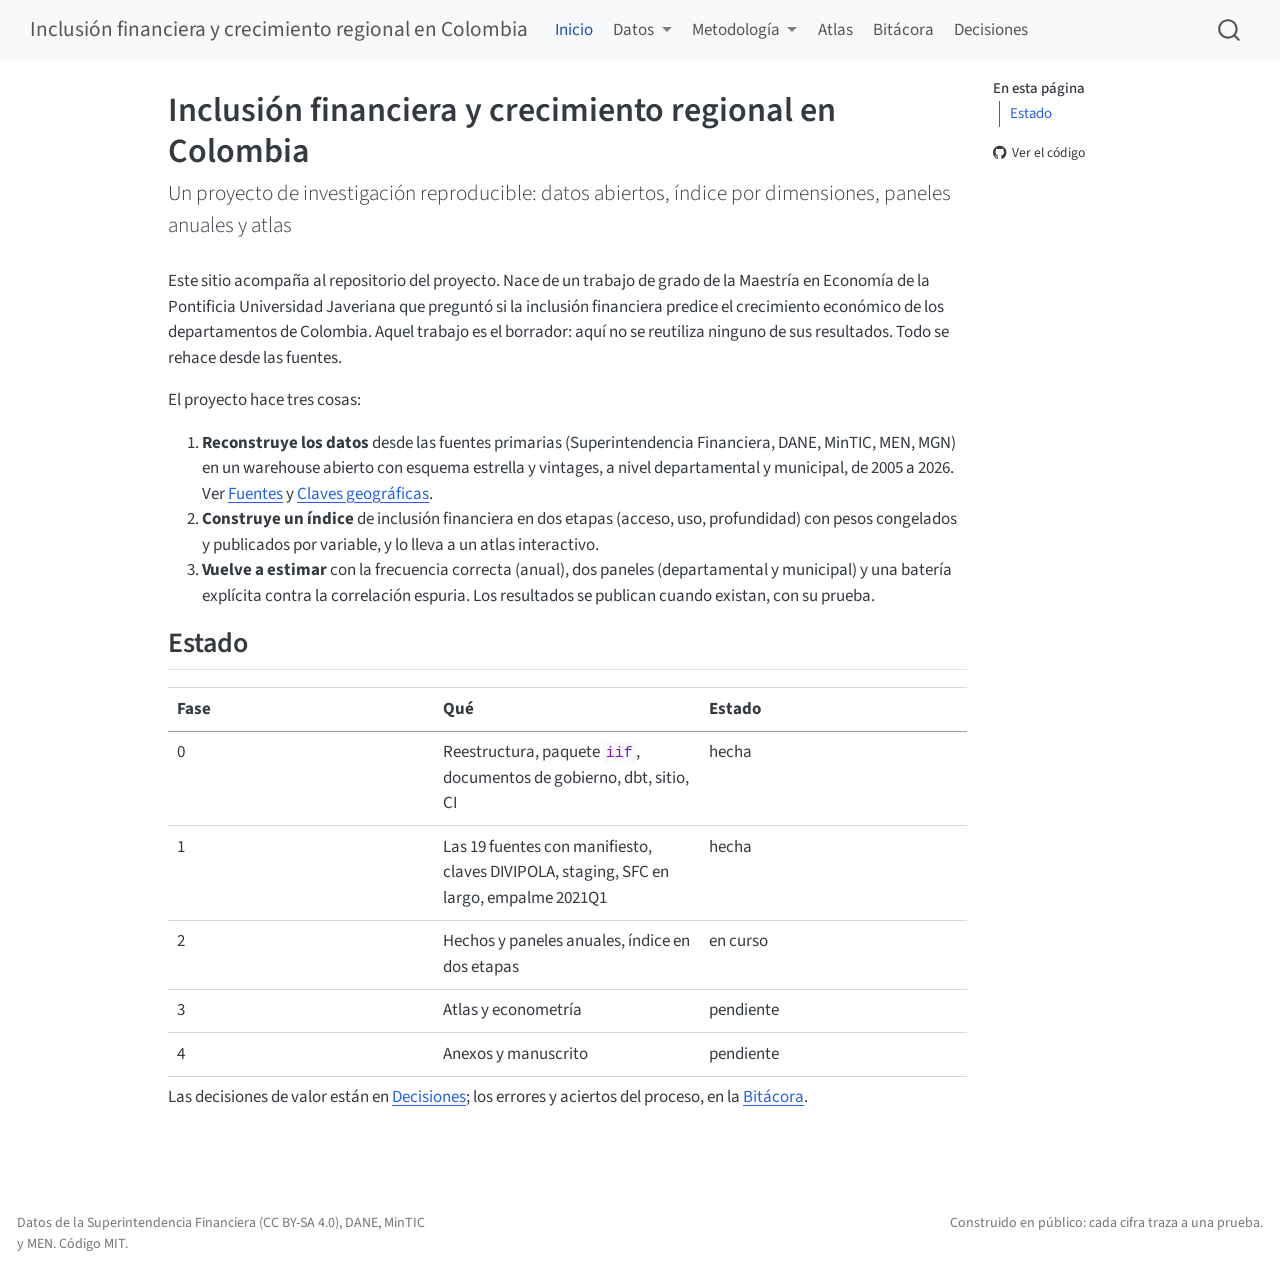
<file: index.html>
<!DOCTYPE html>
<html xmlns="http://www.w3.org/1999/xhtml" lang="es" xml:lang="es"><head>

<meta charset="utf-8">
<meta name="generator" content="quarto-1.7.32">

<meta name="viewport" content="width=device-width, initial-scale=1.0, user-scalable=yes">


<title>Inclusión financiera y crecimiento regional en Colombia</title>
<style>
code{white-space: pre-wrap;}
span.smallcaps{font-variant: small-caps;}
div.columns{display: flex; gap: min(4vw, 1.5em);}
div.column{flex: auto; overflow-x: auto;}
div.hanging-indent{margin-left: 1.5em; text-indent: -1.5em;}
ul.task-list{list-style: none;}
ul.task-list li input[type="checkbox"] {
  width: 0.8em;
  margin: 0 0.8em 0.2em -1em; /* quarto-specific, see https://github.com/quarto-dev/quarto-cli/issues/4556 */ 
  vertical-align: middle;
}
</style>


<script src="site_libs/quarto-nav/quarto-nav.js"></script>
<script src="site_libs/quarto-nav/headroom.min.js"></script>
<script src="site_libs/clipboard/clipboard.min.js"></script>
<script src="site_libs/quarto-search/autocomplete.umd.js"></script>
<script src="site_libs/quarto-search/fuse.min.js"></script>
<script src="site_libs/quarto-search/quarto-search.js"></script>
<meta name="quarto:offset" content="./">
<script src="site_libs/quarto-html/quarto.js" type="module"></script>
<script src="site_libs/quarto-html/tabsets/tabsets.js" type="module"></script>
<script src="site_libs/quarto-html/popper.min.js"></script>
<script src="site_libs/quarto-html/tippy.umd.min.js"></script>
<script src="site_libs/quarto-html/anchor.min.js"></script>
<link href="site_libs/quarto-html/tippy.css" rel="stylesheet">
<link href="site_libs/quarto-html/quarto-syntax-highlighting-37eea08aefeeee20ff55810ff984fec1.css" rel="stylesheet" id="quarto-text-highlighting-styles">
<script src="site_libs/bootstrap/bootstrap.min.js"></script>
<link href="site_libs/bootstrap/bootstrap-icons.css" rel="stylesheet">
<link href="site_libs/bootstrap/bootstrap-7c041f0f1c024a3500aba4102d922bba.min.css" rel="stylesheet" append-hash="true" id="quarto-bootstrap" data-mode="light">
<script id="quarto-search-options" type="application/json">{
  "location": "navbar",
  "copy-button": false,
  "collapse-after": 3,
  "panel-placement": "end",
  "type": "overlay",
  "limit": 50,
  "keyboard-shortcut": [
    "f",
    "/",
    "s"
  ],
  "show-item-context": false,
  "language": {
    "search-no-results-text": "Sin resultados",
    "search-matching-documents-text": "documentos encontrados",
    "search-copy-link-title": "Copiar el enlace en la búsqueda",
    "search-hide-matches-text": "Ocultar resultados adicionales",
    "search-more-match-text": "resultado adicional en este documento",
    "search-more-matches-text": "resultados adicionales en este documento",
    "search-clear-button-title": "Borrar",
    "search-text-placeholder": "",
    "search-detached-cancel-button-title": "Cancelar",
    "search-submit-button-title": "Enviar",
    "search-label": "Buscar"
  }
}</script>


</head>

<body class="nav-fixed quarto-light">

<div id="quarto-search-results"></div>
  <header id="quarto-header" class="headroom fixed-top">
    <nav class="navbar navbar-expand-lg " data-bs-theme="dark">
      <div class="navbar-container container-fluid">
      <div class="navbar-brand-container mx-auto">
    <a class="navbar-brand" href="./index.html">
    <span class="navbar-title">Inclusión financiera y crecimiento regional en Colombia</span>
    </a>
  </div>
            <div id="quarto-search" class="" title="Buscar"></div>
          <button class="navbar-toggler" type="button" data-bs-toggle="collapse" data-bs-target="#navbarCollapse" aria-controls="navbarCollapse" role="menu" aria-expanded="false" aria-label="Navegación de palanca" onclick="if (window.quartoToggleHeadroom) { window.quartoToggleHeadroom(); }">
  <span class="navbar-toggler-icon"></span>
</button>
          <div class="collapse navbar-collapse" id="navbarCollapse">
            <ul class="navbar-nav navbar-nav-scroll me-auto">
  <li class="nav-item">
    <a class="nav-link active" href="./index.html" aria-current="page"> 
<span class="menu-text">Inicio</span></a>
  </li>  
  <li class="nav-item dropdown ">
    <a class="nav-link dropdown-toggle" href="#" id="nav-menu-datos" role="link" data-bs-toggle="dropdown" aria-expanded="false">
 <span class="menu-text">Datos</span>
    </a>
    <ul class="dropdown-menu" aria-labelledby="nav-menu-datos">    
        <li>
    <a class="dropdown-item" href="./datos/fuentes.html">
 <span class="dropdown-text">Fuentes y manifiesto</span></a>
  </li>  
        <li>
    <a class="dropdown-item" href="./datos/diccionario-legacy.html">
 <span class="dropdown-text">Diccionario del panel legado</span></a>
  </li>  
        <li>
    <a class="dropdown-item" href="./datos/modelo-de-datos.html">
 <span class="dropdown-text">Modelo de datos</span></a>
  </li>  
        <li>
    <a class="dropdown-item" href="./datos/crosswalk.html">
 <span class="dropdown-text">Claves geográficas de la SFC y empalme 2021Q1</span></a>
  </li>  
    </ul>
  </li>
  <li class="nav-item dropdown ">
    <a class="nav-link dropdown-toggle" href="#" id="nav-menu-metodología" role="link" data-bs-toggle="dropdown" aria-expanded="false">
 <span class="menu-text">Metodología</span>
    </a>
    <ul class="dropdown-menu" aria-labelledby="nav-menu-metodología">    
        <li>
    <a class="dropdown-item" href="./metodologia/indice.html">
 <span class="dropdown-text">El índice de inclusión financiera</span></a>
  </li>  
        <li>
    <a class="dropdown-item" href="./metodologia/panel.html">
 <span class="dropdown-text">Panel anual: inclusión financiera y crecimiento</span></a>
  </li>  
    </ul>
  </li>
  <li class="nav-item">
    <a class="nav-link" href="./atlas/index.html"> 
<span class="menu-text">Atlas</span></a>
  </li>  
  <li class="nav-item">
    <a class="nav-link" href="./bitacora.html"> 
<span class="menu-text">Bitácora</span></a>
  </li>  
  <li class="nav-item">
    <a class="nav-link" href="./decisiones.html"> 
<span class="menu-text">Decisiones</span></a>
  </li>  
</ul>
          </div> <!-- /navcollapse -->
            <div class="quarto-navbar-tools">
</div>
      </div> <!-- /container-fluid -->
    </nav>
</header>
<!-- content -->
<div id="quarto-content" class="quarto-container page-columns page-rows-contents page-layout-article page-navbar">
<!-- sidebar -->
<!-- margin-sidebar -->
    <div id="quarto-margin-sidebar" class="sidebar margin-sidebar">
        <nav id="TOC" role="doc-toc" class="toc-active">
    <h2 id="toc-title">En esta página</h2>
   
  <ul>
  <li><a href="#estado" id="toc-estado" class="nav-link active" data-scroll-target="#estado">Estado</a></li>
  </ul>
<div class="toc-actions"><ul><li><a href="https://github.com/DavinsonR/financial-inclusion-colombia/blob/main/index.qmd" class="toc-action"><i class="bi bi-github"></i>Ver el código</a></li></ul></div></nav>
    </div>
<!-- main -->
<main class="content" id="quarto-document-content">

<header id="title-block-header" class="quarto-title-block default">
<div class="quarto-title">
<h1 class="title">Inclusión financiera y crecimiento regional en Colombia</h1>
<p class="subtitle lead">Un proyecto de investigación reproducible: datos abiertos, índice por dimensiones, paneles anuales y atlas</p>
</div>



<div class="quarto-title-meta">

    
  
    
  </div>
  


</header>


<p>Este sitio acompaña al repositorio del proyecto. Nace de un trabajo de grado de la Maestría en Economía de la Pontificia Universidad Javeriana que preguntó si la inclusión financiera predice el crecimiento económico de los departamentos de Colombia. Aquel trabajo es el borrador: aquí no se reutiliza ninguno de sus resultados. Todo se rehace desde las fuentes.</p>
<p>El proyecto hace tres cosas:</p>
<ol type="1">
<li><strong>Reconstruye los datos</strong> desde las fuentes primarias (Superintendencia Financiera, DANE, MinTIC, MEN, MGN) en un warehouse abierto con esquema estrella y vintages, a nivel departamental y municipal, de 2005 a 2026. Ver <a href="./datos/fuentes.html">Fuentes</a> y <a href="./datos/crosswalk.html">Claves geográficas</a>.</li>
<li><strong>Construye un índice</strong> de inclusión financiera en dos etapas (acceso, uso, profundidad) con pesos congelados y publicados por variable, y lo lleva a un atlas interactivo.</li>
<li><strong>Vuelve a estimar</strong> con la frecuencia correcta (anual), dos paneles (departamental y municipal) y una batería explícita contra la correlación espuria. Los resultados se publican cuando existan, con su prueba.</li>
</ol>
<section id="estado" class="level2">
<h2 class="anchored" data-anchor-id="estado">Estado</h2>
<table class="caption-top table">
<colgroup>
<col style="width: 33%">
<col style="width: 33%">
<col style="width: 33%">
</colgroup>
<thead>
<tr class="header">
<th>Fase</th>
<th>Qué</th>
<th>Estado</th>
</tr>
</thead>
<tbody>
<tr class="odd">
<td>0</td>
<td>Reestructura, paquete <code>iif</code>, documentos de gobierno, dbt, sitio, CI</td>
<td>hecha</td>
</tr>
<tr class="even">
<td>1</td>
<td>Las 19 fuentes con manifiesto, claves DIVIPOLA, staging, SFC en largo, empalme 2021Q1</td>
<td>hecha</td>
</tr>
<tr class="odd">
<td>2</td>
<td>Hechos y paneles anuales, índice en dos etapas</td>
<td>en curso</td>
</tr>
<tr class="even">
<td>3</td>
<td>Atlas y econometría</td>
<td>pendiente</td>
</tr>
<tr class="odd">
<td>4</td>
<td>Anexos y manuscrito</td>
<td>pendiente</td>
</tr>
</tbody>
</table>
<p>Las decisiones de valor están en <a href="./decisiones.html">Decisiones</a>; los errores y aciertos del proceso, en la <a href="./bitacora.html">Bitácora</a>.</p>


</section>

</main> <!-- /main -->
<script id="quarto-html-after-body" type="application/javascript">
  window.document.addEventListener("DOMContentLoaded", function (event) {
    const icon = "";
    const anchorJS = new window.AnchorJS();
    anchorJS.options = {
      placement: 'right',
      icon: icon
    };
    anchorJS.add('.anchored');
    const isCodeAnnotation = (el) => {
      for (const clz of el.classList) {
        if (clz.startsWith('code-annotation-')) {                     
          return true;
        }
      }
      return false;
    }
    const onCopySuccess = function(e) {
      // button target
      const button = e.trigger;
      // don't keep focus
      button.blur();
      // flash "checked"
      button.classList.add('code-copy-button-checked');
      var currentTitle = button.getAttribute("title");
      button.setAttribute("title", "Copiado");
      let tooltip;
      if (window.bootstrap) {
        button.setAttribute("data-bs-toggle", "tooltip");
        button.setAttribute("data-bs-placement", "left");
        button.setAttribute("data-bs-title", "Copiado");
        tooltip = new bootstrap.Tooltip(button, 
          { trigger: "manual", 
            customClass: "code-copy-button-tooltip",
            offset: [0, -8]});
        tooltip.show();    
      }
      setTimeout(function() {
        if (tooltip) {
          tooltip.hide();
          button.removeAttribute("data-bs-title");
          button.removeAttribute("data-bs-toggle");
          button.removeAttribute("data-bs-placement");
        }
        button.setAttribute("title", currentTitle);
        button.classList.remove('code-copy-button-checked');
      }, 1000);
      // clear code selection
      e.clearSelection();
    }
    const getTextToCopy = function(trigger) {
        const codeEl = trigger.previousElementSibling.cloneNode(true);
        for (const childEl of codeEl.children) {
          if (isCodeAnnotation(childEl)) {
            childEl.remove();
          }
        }
        return codeEl.innerText;
    }
    const clipboard = new window.ClipboardJS('.code-copy-button:not([data-in-quarto-modal])', {
      text: getTextToCopy
    });
    clipboard.on('success', onCopySuccess);
    if (window.document.getElementById('quarto-embedded-source-code-modal')) {
      const clipboardModal = new window.ClipboardJS('.code-copy-button[data-in-quarto-modal]', {
        text: getTextToCopy,
        container: window.document.getElementById('quarto-embedded-source-code-modal')
      });
      clipboardModal.on('success', onCopySuccess);
    }
      var localhostRegex = new RegExp(/^(?:http|https):\/\/localhost\:?[0-9]*\//);
      var mailtoRegex = new RegExp(/^mailto:/);
        var filterRegex = new RegExp("https:\/\/financial-inclusion-colombia\.vercel\.app\/");
      var isInternal = (href) => {
          return filterRegex.test(href) || localhostRegex.test(href) || mailtoRegex.test(href);
      }
      // Inspect non-navigation links and adorn them if external
     var links = window.document.querySelectorAll('a[href]:not(.nav-link):not(.navbar-brand):not(.toc-action):not(.sidebar-link):not(.sidebar-item-toggle):not(.pagination-link):not(.no-external):not([aria-hidden]):not(.dropdown-item):not(.quarto-navigation-tool):not(.about-link)');
      for (var i=0; i<links.length; i++) {
        const link = links[i];
        if (!isInternal(link.href)) {
          // undo the damage that might have been done by quarto-nav.js in the case of
          // links that we want to consider external
          if (link.dataset.originalHref !== undefined) {
            link.href = link.dataset.originalHref;
          }
        }
      }
    function tippyHover(el, contentFn, onTriggerFn, onUntriggerFn) {
      const config = {
        allowHTML: true,
        maxWidth: 500,
        delay: 100,
        arrow: false,
        appendTo: function(el) {
            return el.parentElement;
        },
        interactive: true,
        interactiveBorder: 10,
        theme: 'quarto',
        placement: 'bottom-start',
      };
      if (contentFn) {
        config.content = contentFn;
      }
      if (onTriggerFn) {
        config.onTrigger = onTriggerFn;
      }
      if (onUntriggerFn) {
        config.onUntrigger = onUntriggerFn;
      }
      window.tippy(el, config); 
    }
    const noterefs = window.document.querySelectorAll('a[role="doc-noteref"]');
    for (var i=0; i<noterefs.length; i++) {
      const ref = noterefs[i];
      tippyHover(ref, function() {
        // use id or data attribute instead here
        let href = ref.getAttribute('data-footnote-href') || ref.getAttribute('href');
        try { href = new URL(href).hash; } catch {}
        const id = href.replace(/^#\/?/, "");
        const note = window.document.getElementById(id);
        if (note) {
          return note.innerHTML;
        } else {
          return "";
        }
      });
    }
    const xrefs = window.document.querySelectorAll('a.quarto-xref');
    const processXRef = (id, note) => {
      // Strip column container classes
      const stripColumnClz = (el) => {
        el.classList.remove("page-full", "page-columns");
        if (el.children) {
          for (const child of el.children) {
            stripColumnClz(child);
          }
        }
      }
      stripColumnClz(note)
      if (id === null || id.startsWith('sec-')) {
        // Special case sections, only their first couple elements
        const container = document.createElement("div");
        if (note.children && note.children.length > 2) {
          container.appendChild(note.children[0].cloneNode(true));
          for (let i = 1; i < note.children.length; i++) {
            const child = note.children[i];
            if (child.tagName === "P" && child.innerText === "") {
              continue;
            } else {
              container.appendChild(child.cloneNode(true));
              break;
            }
          }
          if (window.Quarto?.typesetMath) {
            window.Quarto.typesetMath(container);
          }
          return container.innerHTML
        } else {
          if (window.Quarto?.typesetMath) {
            window.Quarto.typesetMath(note);
          }
          return note.innerHTML;
        }
      } else {
        // Remove any anchor links if they are present
        const anchorLink = note.querySelector('a.anchorjs-link');
        if (anchorLink) {
          anchorLink.remove();
        }
        if (window.Quarto?.typesetMath) {
          window.Quarto.typesetMath(note);
        }
        if (note.classList.contains("callout")) {
          return note.outerHTML;
        } else {
          return note.innerHTML;
        }
      }
    }
    for (var i=0; i<xrefs.length; i++) {
      const xref = xrefs[i];
      tippyHover(xref, undefined, function(instance) {
        instance.disable();
        let url = xref.getAttribute('href');
        let hash = undefined; 
        if (url.startsWith('#')) {
          hash = url;
        } else {
          try { hash = new URL(url).hash; } catch {}
        }
        if (hash) {
          const id = hash.replace(/^#\/?/, "");
          const note = window.document.getElementById(id);
          if (note !== null) {
            try {
              const html = processXRef(id, note.cloneNode(true));
              instance.setContent(html);
            } finally {
              instance.enable();
              instance.show();
            }
          } else {
            // See if we can fetch this
            fetch(url.split('#')[0])
            .then(res => res.text())
            .then(html => {
              const parser = new DOMParser();
              const htmlDoc = parser.parseFromString(html, "text/html");
              const note = htmlDoc.getElementById(id);
              if (note !== null) {
                const html = processXRef(id, note);
                instance.setContent(html);
              } 
            }).finally(() => {
              instance.enable();
              instance.show();
            });
          }
        } else {
          // See if we can fetch a full url (with no hash to target)
          // This is a special case and we should probably do some content thinning / targeting
          fetch(url)
          .then(res => res.text())
          .then(html => {
            const parser = new DOMParser();
            const htmlDoc = parser.parseFromString(html, "text/html");
            const note = htmlDoc.querySelector('main.content');
            if (note !== null) {
              // This should only happen for chapter cross references
              // (since there is no id in the URL)
              // remove the first header
              if (note.children.length > 0 && note.children[0].tagName === "HEADER") {
                note.children[0].remove();
              }
              const html = processXRef(null, note);
              instance.setContent(html);
            } 
          }).finally(() => {
            instance.enable();
            instance.show();
          });
        }
      }, function(instance) {
      });
    }
        let selectedAnnoteEl;
        const selectorForAnnotation = ( cell, annotation) => {
          let cellAttr = 'data-code-cell="' + cell + '"';
          let lineAttr = 'data-code-annotation="' +  annotation + '"';
          const selector = 'span[' + cellAttr + '][' + lineAttr + ']';
          return selector;
        }
        const selectCodeLines = (annoteEl) => {
          const doc = window.document;
          const targetCell = annoteEl.getAttribute("data-target-cell");
          const targetAnnotation = annoteEl.getAttribute("data-target-annotation");
          const annoteSpan = window.document.querySelector(selectorForAnnotation(targetCell, targetAnnotation));
          const lines = annoteSpan.getAttribute("data-code-lines").split(",");
          const lineIds = lines.map((line) => {
            return targetCell + "-" + line;
          })
          let top = null;
          let height = null;
          let parent = null;
          if (lineIds.length > 0) {
              //compute the position of the single el (top and bottom and make a div)
              const el = window.document.getElementById(lineIds[0]);
              top = el.offsetTop;
              height = el.offsetHeight;
              parent = el.parentElement.parentElement;
            if (lineIds.length > 1) {
              const lastEl = window.document.getElementById(lineIds[lineIds.length - 1]);
              const bottom = lastEl.offsetTop + lastEl.offsetHeight;
              height = bottom - top;
            }
            if (top !== null && height !== null && parent !== null) {
              // cook up a div (if necessary) and position it 
              let div = window.document.getElementById("code-annotation-line-highlight");
              if (div === null) {
                div = window.document.createElement("div");
                div.setAttribute("id", "code-annotation-line-highlight");
                div.style.position = 'absolute';
                parent.appendChild(div);
              }
              div.style.top = top - 2 + "px";
              div.style.height = height + 4 + "px";
              div.style.left = 0;
              let gutterDiv = window.document.getElementById("code-annotation-line-highlight-gutter");
              if (gutterDiv === null) {
                gutterDiv = window.document.createElement("div");
                gutterDiv.setAttribute("id", "code-annotation-line-highlight-gutter");
                gutterDiv.style.position = 'absolute';
                const codeCell = window.document.getElementById(targetCell);
                const gutter = codeCell.querySelector('.code-annotation-gutter');
                gutter.appendChild(gutterDiv);
              }
              gutterDiv.style.top = top - 2 + "px";
              gutterDiv.style.height = height + 4 + "px";
            }
            selectedAnnoteEl = annoteEl;
          }
        };
        const unselectCodeLines = () => {
          const elementsIds = ["code-annotation-line-highlight", "code-annotation-line-highlight-gutter"];
          elementsIds.forEach((elId) => {
            const div = window.document.getElementById(elId);
            if (div) {
              div.remove();
            }
          });
          selectedAnnoteEl = undefined;
        };
          // Handle positioning of the toggle
      window.addEventListener(
        "resize",
        throttle(() => {
          elRect = undefined;
          if (selectedAnnoteEl) {
            selectCodeLines(selectedAnnoteEl);
          }
        }, 10)
      );
      function throttle(fn, ms) {
      let throttle = false;
      let timer;
        return (...args) => {
          if(!throttle) { // first call gets through
              fn.apply(this, args);
              throttle = true;
          } else { // all the others get throttled
              if(timer) clearTimeout(timer); // cancel #2
              timer = setTimeout(() => {
                fn.apply(this, args);
                timer = throttle = false;
              }, ms);
          }
        };
      }
        // Attach click handler to the DT
        const annoteDls = window.document.querySelectorAll('dt[data-target-cell]');
        for (const annoteDlNode of annoteDls) {
          annoteDlNode.addEventListener('click', (event) => {
            const clickedEl = event.target;
            if (clickedEl !== selectedAnnoteEl) {
              unselectCodeLines();
              const activeEl = window.document.querySelector('dt[data-target-cell].code-annotation-active');
              if (activeEl) {
                activeEl.classList.remove('code-annotation-active');
              }
              selectCodeLines(clickedEl);
              clickedEl.classList.add('code-annotation-active');
            } else {
              // Unselect the line
              unselectCodeLines();
              clickedEl.classList.remove('code-annotation-active');
            }
          });
        }
    const findCites = (el) => {
      const parentEl = el.parentElement;
      if (parentEl) {
        const cites = parentEl.dataset.cites;
        if (cites) {
          return {
            el,
            cites: cites.split(' ')
          };
        } else {
          return findCites(el.parentElement)
        }
      } else {
        return undefined;
      }
    };
    var bibliorefs = window.document.querySelectorAll('a[role="doc-biblioref"]');
    for (var i=0; i<bibliorefs.length; i++) {
      const ref = bibliorefs[i];
      const citeInfo = findCites(ref);
      if (citeInfo) {
        tippyHover(citeInfo.el, function() {
          var popup = window.document.createElement('div');
          citeInfo.cites.forEach(function(cite) {
            var citeDiv = window.document.createElement('div');
            citeDiv.classList.add('hanging-indent');
            citeDiv.classList.add('csl-entry');
            var biblioDiv = window.document.getElementById('ref-' + cite);
            if (biblioDiv) {
              citeDiv.innerHTML = biblioDiv.innerHTML;
            }
            popup.appendChild(citeDiv);
          });
          return popup.innerHTML;
        });
      }
    }
  });
  </script>
</div> <!-- /content -->
<footer class="footer">
  <div class="nav-footer">
    <div class="nav-footer-left">
<p>Datos de la Superintendencia Financiera (CC BY-SA 4.0), DANE, MinTIC y MEN. Código MIT.</p>
</div>   
    <div class="nav-footer-center">
      &nbsp;
    <div class="toc-actions d-sm-block d-md-none"><ul><li><a href="https://github.com/DavinsonR/financial-inclusion-colombia/blob/main/index.qmd" class="toc-action"><i class="bi bi-github"></i>Ver el código</a></li></ul></div></div>
    <div class="nav-footer-right">
<p>Construido en público: cada cifra traza a una prueba.</p>
</div>
  </div>
</footer>




</body></html>
</file>
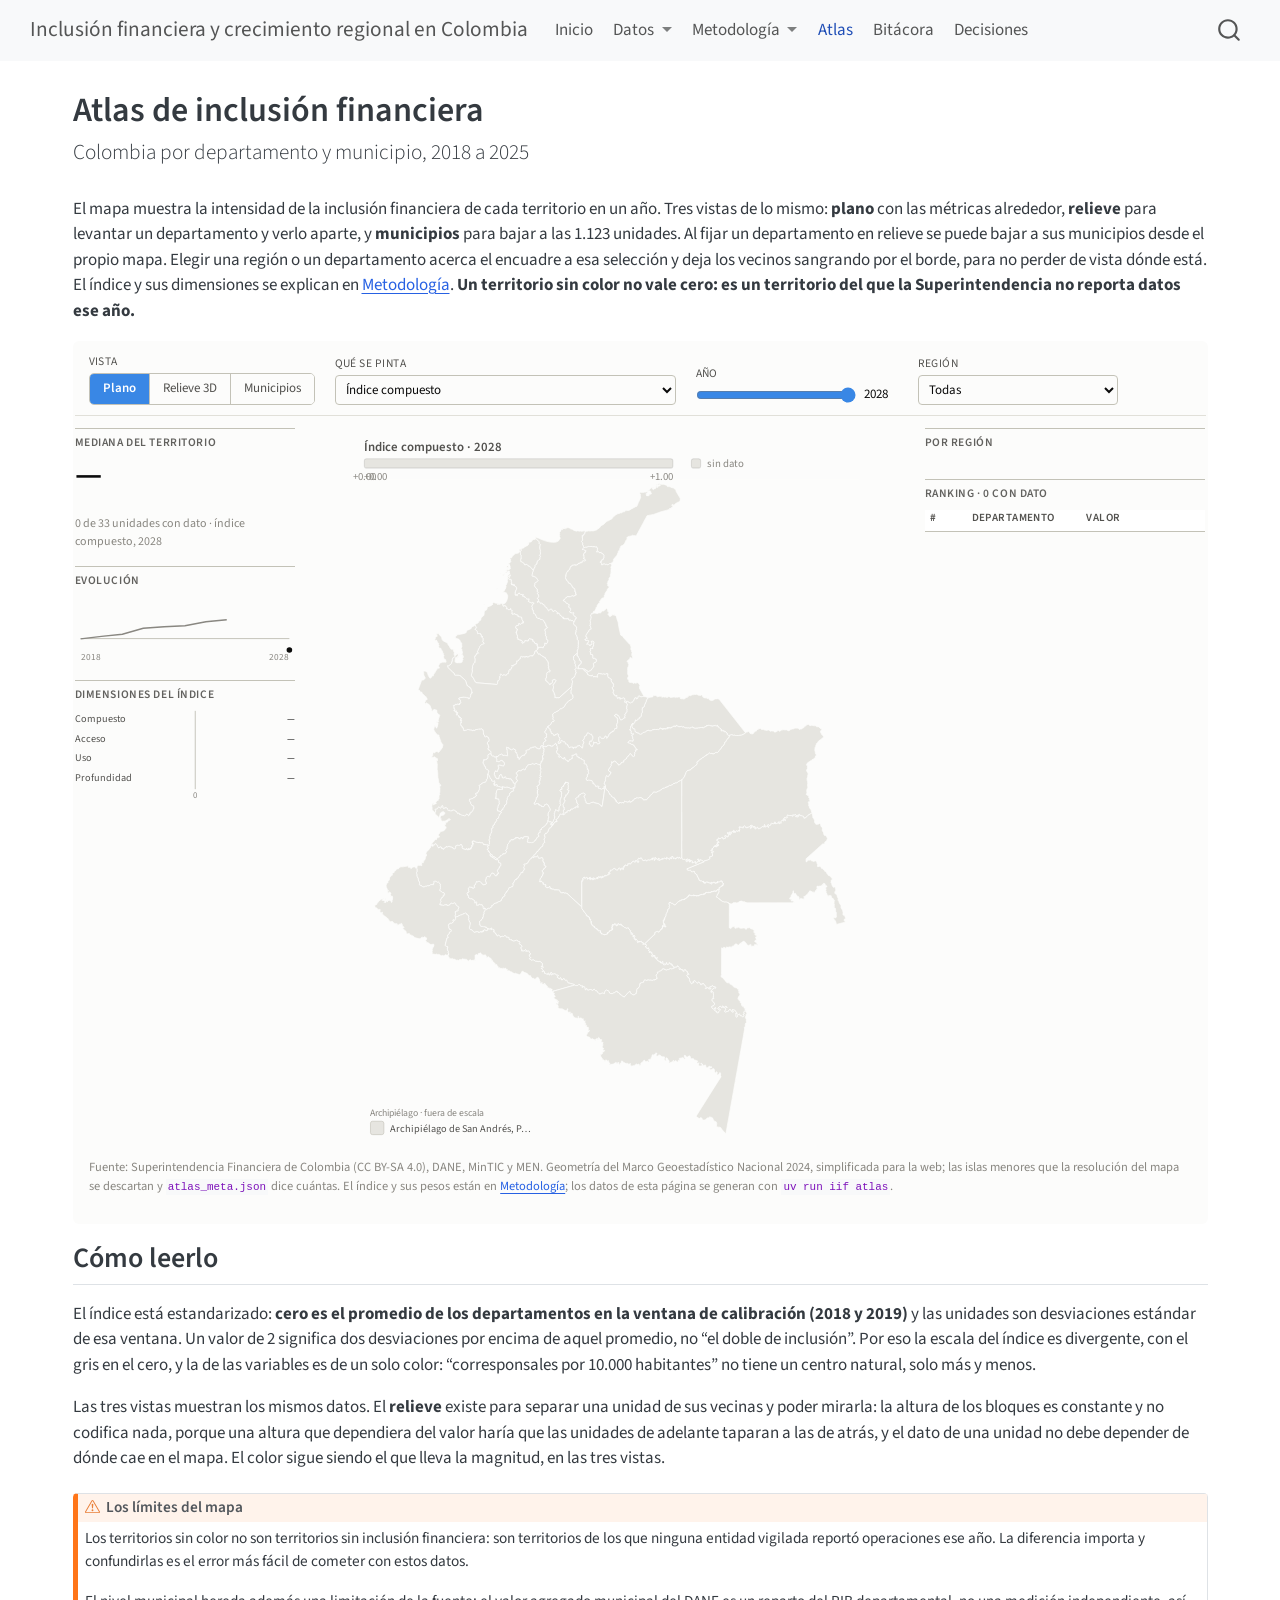
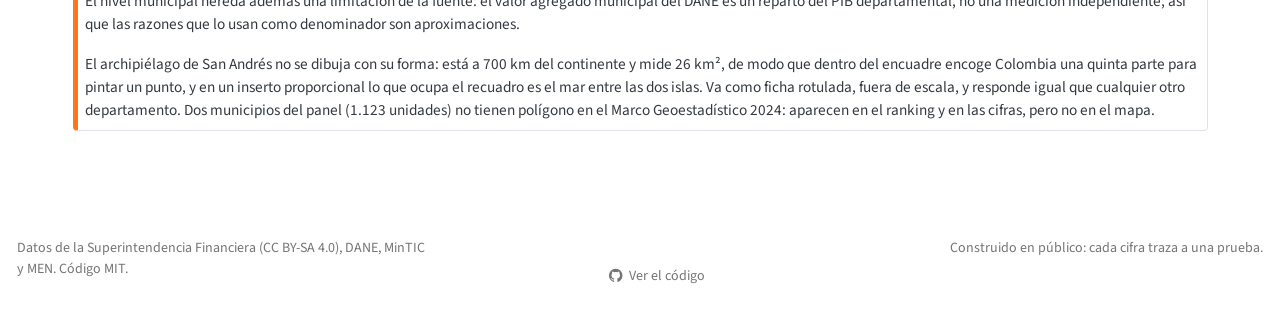
<file: atlas/index.html>
<!DOCTYPE html>
<html xmlns="http://www.w3.org/1999/xhtml" lang="es" xml:lang="es"><head>

<meta charset="utf-8">
<meta name="generator" content="quarto-1.7.32">

<meta name="viewport" content="width=device-width, initial-scale=1.0, user-scalable=yes">


<title>Atlas de inclusión financiera – Inclusión financiera y crecimiento regional en Colombia</title>
<style>
code{white-space: pre-wrap;}
span.smallcaps{font-variant: small-caps;}
div.columns{display: flex; gap: min(4vw, 1.5em);}
div.column{flex: auto; overflow-x: auto;}
div.hanging-indent{margin-left: 1.5em; text-indent: -1.5em;}
ul.task-list{list-style: none;}
ul.task-list li input[type="checkbox"] {
  width: 0.8em;
  margin: 0 0.8em 0.2em -1em; /* quarto-specific, see https://github.com/quarto-dev/quarto-cli/issues/4556 */ 
  vertical-align: middle;
}
/* CSS for syntax highlighting */
html { -webkit-text-size-adjust: 100%; }
pre > code.sourceCode { white-space: pre; position: relative; }
pre > code.sourceCode > span { display: inline-block; line-height: 1.25; }
pre > code.sourceCode > span:empty { height: 1.2em; }
.sourceCode { overflow: visible; }
code.sourceCode > span { color: inherit; text-decoration: inherit; }
div.sourceCode { margin: 1em 0; }
pre.sourceCode { margin: 0; }
@media screen {
div.sourceCode { overflow: auto; }
}
@media print {
pre > code.sourceCode { white-space: pre-wrap; }
pre > code.sourceCode > span { text-indent: -5em; padding-left: 5em; }
}
pre.numberSource code
  { counter-reset: source-line 0; }
pre.numberSource code > span
  { position: relative; left: -4em; counter-increment: source-line; }
pre.numberSource code > span > a:first-child::before
  { content: counter(source-line);
    position: relative; left: -1em; text-align: right; vertical-align: baseline;
    border: none; display: inline-block;
    -webkit-touch-callout: none; -webkit-user-select: none;
    -khtml-user-select: none; -moz-user-select: none;
    -ms-user-select: none; user-select: none;
    padding: 0 4px; width: 4em;
  }
pre.numberSource { margin-left: 3em;  padding-left: 4px; }
div.sourceCode
  {   }
@media screen {
pre > code.sourceCode > span > a:first-child::before { text-decoration: underline; }
}
</style>


<script src="../site_libs/quarto-nav/quarto-nav.js"></script>
<script src="../site_libs/quarto-nav/headroom.min.js"></script>
<script src="../site_libs/clipboard/clipboard.min.js"></script>
<script src="../site_libs/quarto-search/autocomplete.umd.js"></script>
<script src="../site_libs/quarto-search/fuse.min.js"></script>
<script src="../site_libs/quarto-search/quarto-search.js"></script>
<meta name="quarto:offset" content="../">
<script src="../site_libs/quarto-html/quarto.js" type="module"></script>
<script src="../site_libs/quarto-html/tabsets/tabsets.js" type="module"></script>
<script src="../site_libs/quarto-html/popper.min.js"></script>
<script src="../site_libs/quarto-html/tippy.umd.min.js"></script>
<script src="../site_libs/quarto-html/anchor.min.js"></script>
<link href="../site_libs/quarto-html/tippy.css" rel="stylesheet">
<link href="../site_libs/quarto-html/quarto-syntax-highlighting-37eea08aefeeee20ff55810ff984fec1.css" rel="stylesheet" id="quarto-text-highlighting-styles">
<script src="../site_libs/bootstrap/bootstrap.min.js"></script>
<link href="../site_libs/bootstrap/bootstrap-icons.css" rel="stylesheet">
<link href="../site_libs/bootstrap/bootstrap-7c041f0f1c024a3500aba4102d922bba.min.css" rel="stylesheet" append-hash="true" id="quarto-bootstrap" data-mode="light">
<script id="quarto-search-options" type="application/json">{
  "location": "navbar",
  "copy-button": false,
  "collapse-after": 3,
  "panel-placement": "end",
  "type": "overlay",
  "limit": 50,
  "keyboard-shortcut": [
    "f",
    "/",
    "s"
  ],
  "show-item-context": false,
  "language": {
    "search-no-results-text": "Sin resultados",
    "search-matching-documents-text": "documentos encontrados",
    "search-copy-link-title": "Copiar el enlace en la búsqueda",
    "search-hide-matches-text": "Ocultar resultados adicionales",
    "search-more-match-text": "resultado adicional en este documento",
    "search-more-matches-text": "resultados adicionales en este documento",
    "search-clear-button-title": "Borrar",
    "search-text-placeholder": "",
    "search-detached-cancel-button-title": "Cancelar",
    "search-submit-button-title": "Enviar",
    "search-label": "Buscar"
  }
}</script>
<script type="module" src="../site_libs/quarto-ojs/quarto-ojs-runtime.js"></script>
<link href="../site_libs/quarto-ojs/quarto-ojs.css" rel="stylesheet">
<script src="lib/d3.min.js"></script>
<script src="lib/topojson-client.min.js"></script>


</head>

<body class="nav-fixed quarto-light">

<div id="quarto-search-results"></div>
  <header id="quarto-header" class="headroom fixed-top">
    <nav class="navbar navbar-expand-lg " data-bs-theme="dark">
      <div class="navbar-container container-fluid">
      <div class="navbar-brand-container mx-auto">
    <a class="navbar-brand" href="../index.html">
    <span class="navbar-title">Inclusión financiera y crecimiento regional en Colombia</span>
    </a>
  </div>
            <div id="quarto-search" class="" title="Buscar"></div>
          <button class="navbar-toggler" type="button" data-bs-toggle="collapse" data-bs-target="#navbarCollapse" aria-controls="navbarCollapse" role="menu" aria-expanded="false" aria-label="Navegación de palanca" onclick="if (window.quartoToggleHeadroom) { window.quartoToggleHeadroom(); }">
  <span class="navbar-toggler-icon"></span>
</button>
          <div class="collapse navbar-collapse" id="navbarCollapse">
            <ul class="navbar-nav navbar-nav-scroll me-auto">
  <li class="nav-item">
    <a class="nav-link" href="../index.html"> 
<span class="menu-text">Inicio</span></a>
  </li>  
  <li class="nav-item dropdown ">
    <a class="nav-link dropdown-toggle" href="#" id="nav-menu-datos" role="link" data-bs-toggle="dropdown" aria-expanded="false">
 <span class="menu-text">Datos</span>
    </a>
    <ul class="dropdown-menu" aria-labelledby="nav-menu-datos">    
        <li>
    <a class="dropdown-item" href="../datos/fuentes.html">
 <span class="dropdown-text">Fuentes y manifiesto</span></a>
  </li>  
        <li>
    <a class="dropdown-item" href="../datos/diccionario-legacy.html">
 <span class="dropdown-text">Diccionario del panel legado</span></a>
  </li>  
        <li>
    <a class="dropdown-item" href="../datos/modelo-de-datos.html">
 <span class="dropdown-text">Modelo de datos</span></a>
  </li>  
        <li>
    <a class="dropdown-item" href="../datos/crosswalk.html">
 <span class="dropdown-text">Claves geográficas de la SFC y empalme 2021Q1</span></a>
  </li>  
    </ul>
  </li>
  <li class="nav-item dropdown ">
    <a class="nav-link dropdown-toggle" href="#" id="nav-menu-metodología" role="link" data-bs-toggle="dropdown" aria-expanded="false">
 <span class="menu-text">Metodología</span>
    </a>
    <ul class="dropdown-menu" aria-labelledby="nav-menu-metodología">    
        <li>
    <a class="dropdown-item" href="../metodologia/indice.html">
 <span class="dropdown-text">El índice de inclusión financiera</span></a>
  </li>  
        <li>
    <a class="dropdown-item" href="../metodologia/panel.html">
 <span class="dropdown-text">Panel anual: inclusión financiera y crecimiento</span></a>
  </li>  
    </ul>
  </li>
  <li class="nav-item">
    <a class="nav-link active" href="../atlas/index.html" aria-current="page"> 
<span class="menu-text">Atlas</span></a>
  </li>  
  <li class="nav-item">
    <a class="nav-link" href="../bitacora.html"> 
<span class="menu-text">Bitácora</span></a>
  </li>  
  <li class="nav-item">
    <a class="nav-link" href="../decisiones.html"> 
<span class="menu-text">Decisiones</span></a>
  </li>  
</ul>
          </div> <!-- /navcollapse -->
            <div class="quarto-navbar-tools">
</div>
      </div> <!-- /container-fluid -->
    </nav>
</header>
<!-- content -->
<div id="quarto-content" class="quarto-container page-columns page-rows-contents page-layout-full page-navbar">
<!-- sidebar -->
<!-- margin-sidebar -->
    
<!-- main -->
<main class="content column-page" id="quarto-document-content">

<header id="title-block-header" class="quarto-title-block default">
<div class="quarto-title">
<h1 class="title">Atlas de inclusión financiera</h1>
<p class="subtitle lead">Colombia por departamento y municipio, 2018 a 2025</p>
</div>



<div class="quarto-title-meta column-page">

    
  
    
  </div>
  


</header>


<style>
:root {
  color-scheme: light;
  --atl-surface: #fcfcfb;
  --atl-plane: #f9f9f7;
  --atl-ink: #0b0b0b;
  --atl-ink-2: #52514e;
  --atl-muted: #898781;
  --atl-hairline: #e1e0d9;
  --atl-baseline: #c3c2b7;
  --atl-ring: rgba(11, 11, 11, 0.10);
  /* Divergente: dos matices opuestos con gris neutro al centro. Las luminosidades de los dos brazos
     son espejo una de otra (OKLCH L 0,764 / 0,622 / 0,338), medidas, no elegidas a ojo. */
  --atl-div-neg-3: #621b1a; --atl-div-neg-2: #d75853; --atl-div-neg-1: #ea9a93;
  --atl-div-mid:   #f0efec;
  --atl-div-pos-1: #86b6ef; --atl-div-pos-2: #3987e5; --atl-div-pos-3: #0d366b;
  /* Secuencial: un solo matiz, claro a oscuro. El paso más claro significa "casi nada" y puede
     acercarse a la superficie. */
  --atl-seq-0: #cde2fb; --atl-seq-1: #9ec5f4; --atl-seq-2: #5598e7; --atl-seq-3: #256abf; --atl-seq-4: #0d366b;
  --atl-sin-dato: #e6e5e0;
  /* Canto del relieve, solo como recurso: el lado de cada bloque se calcula oscureciendo su propia cara,
     para que el volumen se lea como una pieza sólida y no como una mancha pegada debajo. */
  --atl-canto: #8d8b84;
}
/* El sitio publica un solo tema (cosmo, claro). Un bloque de tokens oscuros aquí volvería el atlas oscuro
   para quien tenga el sistema en oscuro mientras el resto de la página sigue clara, que es peor que no
   tenerlo. Cuando el sitio tenga tema oscuro, los pasos oscuros vuelven aquí. */
.atlas { background: var(--atl-surface); color: var(--atl-ink); border-radius: 6px; padding: 2px 2px 10px; }
.atlas-barra { display: flex; flex-wrap: wrap; gap: 20px; align-items: flex-end;
  padding: 10px 14px; border-bottom: 1px solid var(--atl-hairline); margin-bottom: 12px; }
.atlas-vistas { display: flex; gap: 0; border: 1px solid var(--atl-baseline); border-radius: 5px; overflow: hidden; }
.atlas-vistas button { font: inherit; font-size: 13px; padding: 5px 13px; border: 0; cursor: pointer;
  background: var(--atl-surface); color: var(--atl-ink-2); border-right: 1px solid var(--atl-baseline); }
.atlas-vistas button:last-child { border-right: 0; }
.atlas-vistas button[aria-pressed="true"] { background: var(--atl-div-pos-2); color: #fff; font-weight: 600; }
.atlas-vistas button:focus-visible { outline: 2px solid var(--atl-div-pos-2); outline-offset: -2px; }
/* Tres carriles: métricas, mapa, contexto. En pantalla estrecha se apilan y el mapa va primero. */
.atlas-lienzo { display: grid; gap: 20px;
  grid-template-columns: minmax(220px, 0.78fr) minmax(0, 2.1fr) minmax(275px, 1fr); }
@media (max-width: 1200px) { .atlas-lienzo { grid-template-columns: minmax(0, 1.4fr) minmax(275px, 1fr); }
  .atlas-carril-izq { grid-column: 1 / -1; display: grid; grid-template-columns: repeat(3, 1fr); gap: 16px; } }
@media (max-width: 820px) { .atlas-lienzo { grid-template-columns: 1fr; }
  .atlas-carril-izq { grid-template-columns: 1fr; } }
.atlas-bloque { border-top: 1px solid var(--atl-baseline); padding-top: 7px; margin-bottom: 16px; }
.atlas-bloque h3 { font-size: 11.5px; letter-spacing: .05em; text-transform: uppercase;
  color: var(--atl-ink-2); margin: 0 0 7px; font-weight: 600; }
.atlas-cifra { font-size: 34px; line-height: 1.05; font-weight: 600; color: var(--atl-ink);
  font-variant-numeric: tabular-nums; }
.atlas-cifra-pie { font-size: 12px; color: var(--atl-muted); margin-top: 3px; line-height: 1.45; }
.atlas-unidad { font-size: 13px; color: var(--atl-ink-2); margin-top: 2px; min-height: 18px; }
.atlas figure, .atlas form { margin: 0; }
.atlas-nota { font-size: 12.5px; color: var(--atl-muted); line-height: 1.55; padding: 10px 14px 0; }
.atlas-tabla { width: 100%; table-layout: fixed; border-collapse: collapse; font-size: 12.5px;
  font-variant-numeric: tabular-nums; }
.atlas-tabla th { text-align: left; font-weight: 600; color: var(--atl-ink-2); font-size: 11px;
  text-transform: uppercase; letter-spacing: .04em; padding: 0 5px 5px; border-bottom: 1px solid var(--atl-baseline); }
.atlas-tabla td { padding: 3px 5px; border-bottom: 1px solid var(--atl-hairline); color: var(--atl-ink); }
.atlas-tabla tr[data-id] { cursor: pointer; }
.atlas-tabla tr[data-id]:hover td { background: var(--atl-plane); }
.atlas-tabla tr[data-activa="si"] td { background: var(--atl-plane); font-weight: 600; }
.atlas-tabla td.num { text-align: right; }
.atlas-pastilla { height: 8px; border-radius: 0 3px 3px 0; display: block; }
.atlas-tip { position: absolute; pointer-events: none; background: var(--atl-surface); color: var(--atl-ink);
  border: 1px solid var(--atl-ring); border-radius: 4px; padding: 6px 9px; font-size: 12.5px;
  box-shadow: 0 2px 10px rgba(0,0,0,.16); opacity: 0; transition: opacity .08s; z-index: 6; max-width: 230px; }
.atlas-mapa { position: relative; }
.atlas-mapa svg { display: block; width: 100%; height: auto; max-height: 80vh; }
.atlas-mapa path { transition: none; }
.atlas-ficha { position: absolute; pointer-events: none; z-index: 7; background: var(--atl-surface);
  border: 1px solid var(--atl-ring); border-left: 3px solid var(--atl-div-pos-2); border-radius: 4px;
  padding: 7px 11px; box-shadow: 0 3px 14px rgba(0,0,0,.18); max-width: 260px; }
.atlas-ficha strong { display: block; font-size: 14px; line-height: 1.25; color: var(--atl-ink); }
.atlas-ficha span { display: block; font-size: 12px; color: var(--atl-ink-2); margin-top: 2px;
  font-variant-numeric: tabular-nums; }
.atlas-bajar { position: absolute; right: 10px; bottom: 10px; font: inherit; font-size: 12.5px;
  padding: 6px 12px; border-radius: 5px; cursor: pointer; border: 1px solid var(--atl-div-pos-2);
  background: var(--atl-div-pos-2); color: #fff; box-shadow: 0 1px 6px rgba(0,0,0,.18); }
.atlas-bajar:hover { filter: brightness(1.08); }
.atlas-bajar:focus-visible { outline: 2px solid var(--atl-ink); outline-offset: 2px; }
</style>
<p>El mapa muestra la intensidad de la inclusión financiera de cada territorio en un año. Tres vistas de lo mismo: <strong>plano</strong> con las métricas alrededor, <strong>relieve</strong> para levantar un departamento y verlo aparte, y <strong>municipios</strong> para bajar a las 1.123 unidades. Al fijar un departamento en relieve se puede bajar a sus municipios desde el propio mapa. Elegir una región o un departamento acerca el encuadre a esa selección y deja los vecinos sangrando por el borde, para no perder de vista dónde está. El índice y sus dimensiones se explican en <a href="../metodologia/indice.html">Metodología</a>. <strong>Un territorio sin color no vale cero: es un territorio del que la Superintendencia no reporta datos ese año.</strong></p>
<div class="cell hidden">
<details class="code-fold hidden">
<summary>Código</summary>
<div class="sourceCode cell-code hidden" id="cb1" data-startfrom="117" data-source-offset="-0"><pre class="sourceCode js code-with-copy"><code class="sourceCode javascript" style="counter-reset: source-line 116;"><span id="cb1-117"><a href="#cb1-117" aria-hidden="true" tabindex="-1"></a>d3 <span class="op">=</span> <span class="bu">window</span><span class="op">.</span><span class="at">d3</span></span>
<span id="cb1-118"><a href="#cb1-118" aria-hidden="true" tabindex="-1"></a>topojson <span class="op">=</span> <span class="bu">window</span><span class="op">.</span><span class="at">topojson</span></span>
<span id="cb1-119"><a href="#cb1-119" aria-hidden="true" tabindex="-1"></a>meta <span class="op">=</span> <span class="fu">FileAttachment</span>(<span class="st">"data/atlas_meta.json"</span>)<span class="op">.</span><span class="fu">json</span>()</span>
<span id="cb1-120"><a href="#cb1-120" aria-hidden="true" tabindex="-1"></a>serieDep <span class="op">=</span> <span class="fu">FileAttachment</span>(<span class="st">"data/series_departamento.json"</span>)<span class="op">.</span><span class="fu">json</span>()</span>
<span id="cb1-121"><a href="#cb1-121" aria-hidden="true" tabindex="-1"></a>serieMun <span class="op">=</span> <span class="fu">FileAttachment</span>(<span class="st">"data/series_municipio.json"</span>)<span class="op">.</span><span class="fu">json</span>()</span>
<span id="cb1-122"><a href="#cb1-122" aria-hidden="true" tabindex="-1"></a>geoDep <span class="op">=</span> <span class="fu">FileAttachment</span>(<span class="st">"data/geo_departamentos.json"</span>)<span class="op">.</span><span class="fu">json</span>()</span>
<span id="cb1-123"><a href="#cb1-123" aria-hidden="true" tabindex="-1"></a>geoMun <span class="op">=</span> <span class="fu">FileAttachment</span>(<span class="st">"data/geo_municipios.json"</span>)<span class="op">.</span><span class="fu">json</span>()</span></code><button title="Copiar al portapapeles" class="code-copy-button"><i class="bi"></i></button></pre></div>
</details>
<div class="cell-output cell-output-display hidden">
<div>
<div id="ojs-cell-1-1" data-nodetype="declaration">

</div>
</div>
</div>
<div class="cell-output cell-output-display hidden">
<div>
<div id="ojs-cell-1-2" data-nodetype="declaration">

</div>
</div>
</div>
<div class="cell-output cell-output-display hidden">
<div>
<div id="ojs-cell-1-3" data-nodetype="declaration">

</div>
</div>
</div>
<div class="cell-output cell-output-display hidden">
<div>
<div id="ojs-cell-1-4" data-nodetype="declaration">

</div>
</div>
</div>
<div class="cell-output cell-output-display hidden">
<div>
<div id="ojs-cell-1-5" data-nodetype="declaration">

</div>
</div>
</div>
<div class="cell-output cell-output-display hidden">
<div>
<div id="ojs-cell-1-6" data-nodetype="declaration">

</div>
</div>
</div>
<div class="cell-output cell-output-display hidden">
<div>
<div id="ojs-cell-1-7" data-nodetype="declaration">

</div>
</div>
</div>
</div>
<div class="cell hidden">
<details class="code-fold hidden">
<summary>Código</summary>
<div class="sourceCode cell-code hidden" id="cb2" data-startfrom="131" data-source-offset="-152"><pre class="sourceCode js code-with-copy"><code class="sourceCode javascript" style="counter-reset: source-line 130;"><span id="cb2-131"><a href="#cb2-131" aria-hidden="true" tabindex="-1"></a>tok <span class="op">=</span> (nombre) <span class="kw">=&gt;</span> <span class="fu">getComputedStyle</span>(<span class="bu">document</span><span class="op">.</span><span class="at">documentElement</span>)<span class="op">.</span><span class="fu">getPropertyValue</span>(nombre)<span class="op">.</span><span class="fu">trim</span>()</span>
<span id="cb2-132"><a href="#cb2-132" aria-hidden="true" tabindex="-1"></a>rampas <span class="op">=</span> ({</span>
<span id="cb2-133"><a href="#cb2-133" aria-hidden="true" tabindex="-1"></a>  <span class="dt">divergente</span><span class="op">:</span> () <span class="kw">=&gt;</span> [<span class="fu">tok</span>(<span class="st">"--atl-div-neg-3"</span>)<span class="op">,</span> <span class="fu">tok</span>(<span class="st">"--atl-div-neg-2"</span>)<span class="op">,</span> <span class="fu">tok</span>(<span class="st">"--atl-div-neg-1"</span>)<span class="op">,</span> <span class="fu">tok</span>(<span class="st">"--atl-div-mid"</span>)<span class="op">,</span></span>
<span id="cb2-134"><a href="#cb2-134" aria-hidden="true" tabindex="-1"></a>                     <span class="fu">tok</span>(<span class="st">"--atl-div-pos-1"</span>)<span class="op">,</span> <span class="fu">tok</span>(<span class="st">"--atl-div-pos-2"</span>)<span class="op">,</span> <span class="fu">tok</span>(<span class="st">"--atl-div-pos-3"</span>)]<span class="op">,</span></span>
<span id="cb2-135"><a href="#cb2-135" aria-hidden="true" tabindex="-1"></a>  <span class="dt">secuencial</span><span class="op">:</span> () <span class="kw">=&gt;</span> [<span class="fu">tok</span>(<span class="st">"--atl-seq-0"</span>)<span class="op">,</span> <span class="fu">tok</span>(<span class="st">"--atl-seq-1"</span>)<span class="op">,</span> <span class="fu">tok</span>(<span class="st">"--atl-seq-2"</span>)<span class="op">,</span> <span class="fu">tok</span>(<span class="st">"--atl-seq-3"</span>)<span class="op">,</span> <span class="fu">tok</span>(<span class="st">"--atl-seq-4"</span>)]</span>
<span id="cb2-136"><a href="#cb2-136" aria-hidden="true" tabindex="-1"></a>})</span></code><button title="Copiar al portapapeles" class="code-copy-button"><i class="bi"></i></button></pre></div>
</details>
<div class="cell-output cell-output-display hidden">
<div>
<div id="ojs-cell-2-1" data-nodetype="declaration">

</div>
</div>
</div>
<div class="cell-output cell-output-display hidden">
<div>
<div id="ojs-cell-2-2" data-nodetype="declaration">

</div>
</div>
</div>
</div>
<div class="cell hidden">
<details class="code-fold hidden">
<summary>Código</summary>
<div class="sourceCode cell-code hidden" id="cb3" data-startfrom="141" data-source-offset="0"><pre class="sourceCode js code-with-copy"><code class="sourceCode javascript" style="counter-reset: source-line 140;"><span id="cb3-141"><a href="#cb3-141" aria-hidden="true" tabindex="-1"></a><span class="co">// El foco (la unidad bajo el ratón, o la fijada con un clic) NO es una celda de OJS a propósito. Si lo</span></span>
<span id="cb3-142"><a href="#cb3-142" aria-hidden="true" tabindex="-1"></a><span class="co">// fuera, cada movimiento del ratón invalidaría todas las celdas que dependen de él y OJS reemplazaría el</span></span>
<span id="cb3-143"><a href="#cb3-143" aria-hidden="true" tabindex="-1"></a><span class="co">// panel entero: unos noventa nodos por fotograma. Aquí es un bus de eventos con coalescencia por</span></span>
<span id="cb3-144"><a href="#cb3-144" aria-hidden="true" tabindex="-1"></a><span class="co">// requestAnimationFrame, y los bloques se limitan a parchear texto y atributos de nodos que ya existen.</span></span>
<span id="cb3-145"><a href="#cb3-145" aria-hidden="true" tabindex="-1"></a>foco <span class="op">=</span> {</span>
<span id="cb3-146"><a href="#cb3-146" aria-hidden="true" tabindex="-1"></a>  <span class="kw">const</span> oyentes <span class="op">=</span> <span class="kw">new</span> <span class="bu">Set</span>()<span class="op">;</span></span>
<span id="cb3-147"><a href="#cb3-147" aria-hidden="true" tabindex="-1"></a>  <span class="kw">let</span> fijado <span class="op">=</span> <span class="kw">null</span><span class="op">,</span> encima <span class="op">=</span> <span class="kw">null</span><span class="op">;</span></span>
<span id="cb3-148"><a href="#cb3-148" aria-hidden="true" tabindex="-1"></a>  <span class="kw">let</span> ultimo <span class="op">=</span> {<span class="dt">id</span><span class="op">:</span> <span class="kw">null</span><span class="op">,</span> <span class="dt">fijado</span><span class="op">:</span> <span class="kw">false</span>}<span class="op">;</span></span>
<span id="cb3-149"><a href="#cb3-149" aria-hidden="true" tabindex="-1"></a>  <span class="kw">let</span> pendiente <span class="op">=</span> <span class="kw">false</span><span class="op">;</span></span>
<span id="cb3-150"><a href="#cb3-150" aria-hidden="true" tabindex="-1"></a>  <span class="kw">const</span> emitir <span class="op">=</span> () <span class="kw">=&gt;</span> {</span>
<span id="cb3-151"><a href="#cb3-151" aria-hidden="true" tabindex="-1"></a>    pendiente <span class="op">=</span> <span class="kw">false</span><span class="op">;</span></span>
<span id="cb3-152"><a href="#cb3-152" aria-hidden="true" tabindex="-1"></a>    <span class="kw">const</span> id <span class="op">=</span> encima <span class="op">??</span> fijado<span class="op">;</span></span>
<span id="cb3-153"><a href="#cb3-153" aria-hidden="true" tabindex="-1"></a>    <span class="kw">const</span> estado <span class="op">=</span> {id<span class="op">,</span> <span class="dt">fijado</span><span class="op">:</span> id <span class="op">!==</span> <span class="kw">null</span> <span class="op">&amp;&amp;</span> id <span class="op">===</span> fijado}<span class="op">;</span></span>
<span id="cb3-154"><a href="#cb3-154" aria-hidden="true" tabindex="-1"></a>    <span class="cf">if</span> (estado<span class="op">.</span><span class="at">id</span> <span class="op">===</span> ultimo<span class="op">.</span><span class="at">id</span> <span class="op">&amp;&amp;</span> estado<span class="op">.</span><span class="at">fijado</span> <span class="op">===</span> ultimo<span class="op">.</span><span class="at">fijado</span>) <span class="cf">return</span><span class="op">;</span></span>
<span id="cb3-155"><a href="#cb3-155" aria-hidden="true" tabindex="-1"></a>    ultimo <span class="op">=</span> estado<span class="op">;</span></span>
<span id="cb3-156"><a href="#cb3-156" aria-hidden="true" tabindex="-1"></a>    <span class="cf">for</span> (<span class="kw">const</span> f <span class="kw">of</span> oyentes) <span class="fu">f</span>(estado)<span class="op">;</span></span>
<span id="cb3-157"><a href="#cb3-157" aria-hidden="true" tabindex="-1"></a>  }<span class="op">;</span></span>
<span id="cb3-158"><a href="#cb3-158" aria-hidden="true" tabindex="-1"></a>  <span class="kw">const</span> pedir <span class="op">=</span> () <span class="kw">=&gt;</span> { <span class="cf">if</span> (<span class="op">!</span>pendiente) { pendiente <span class="op">=</span> <span class="kw">true</span><span class="op">;</span> <span class="fu">requestAnimationFrame</span>(emitir)<span class="op">;</span> } }<span class="op">;</span></span>
<span id="cb3-159"><a href="#cb3-159" aria-hidden="true" tabindex="-1"></a>  <span class="cf">return</span> {</span>
<span id="cb3-160"><a href="#cb3-160" aria-hidden="true" tabindex="-1"></a>    <span class="kw">get</span><span class="op">:</span> () <span class="kw">=&gt;</span> ultimo<span class="op">,</span></span>
<span id="cb3-161"><a href="#cb3-161" aria-hidden="true" tabindex="-1"></a>    <span class="dt">idFijado</span><span class="op">:</span> () <span class="kw">=&gt;</span> fijado<span class="op">,</span></span>
<span id="cb3-162"><a href="#cb3-162" aria-hidden="true" tabindex="-1"></a>    <span class="co">// El sobrevuelo no borra lo fijado: lo tapa mientras dura. Al salir del mapa vuelve lo fijado, que es</span></span>
<span id="cb3-163"><a href="#cb3-163" aria-hidden="true" tabindex="-1"></a>    <span class="co">// lo que hace que un clic sirva para dejar una unidad puesta y seguir leyendo sus cifras al lado.</span></span>
<span id="cb3-164"><a href="#cb3-164" aria-hidden="true" tabindex="-1"></a>    <span class="fu">sobrevolar</span>(id) { <span class="cf">if</span> (encima <span class="op">===</span> id) <span class="cf">return</span><span class="op">;</span> encima <span class="op">=</span> id<span class="op">;</span> <span class="fu">pedir</span>()<span class="op">;</span> }<span class="op">,</span></span>
<span id="cb3-165"><a href="#cb3-165" aria-hidden="true" tabindex="-1"></a>    <span class="fu">alternarFijado</span>(id) { fijado <span class="op">=</span> fijado <span class="op">===</span> id <span class="op">?</span> <span class="kw">null</span> <span class="op">:</span> id<span class="op">;</span> encima <span class="op">=</span> <span class="kw">null</span><span class="op">;</span> <span class="fu">pedir</span>()<span class="op">;</span> }<span class="op">,</span></span>
<span id="cb3-166"><a href="#cb3-166" aria-hidden="true" tabindex="-1"></a>    <span class="fu">escuchar</span>(f) { oyentes<span class="op">.</span><span class="fu">add</span>(f)<span class="op">;</span> <span class="fu">f</span>(ultimo)<span class="op">;</span> <span class="cf">return</span> () <span class="kw">=&gt;</span> oyentes<span class="op">.</span><span class="fu">delete</span>(f)<span class="op">;</span> }</span>
<span id="cb3-167"><a href="#cb3-167" aria-hidden="true" tabindex="-1"></a>  }<span class="op">;</span></span>
<span id="cb3-168"><a href="#cb3-168" aria-hidden="true" tabindex="-1"></a>}</span></code><button title="Copiar al portapapeles" class="code-copy-button"><i class="bi"></i></button></pre></div>
</details>
<div class="cell-output cell-output-display hidden">
<div id="ojs-cell-3" data-nodetype="declaration">

</div>
</div>
</div>
<div class="cell hidden">
<details class="code-fold hidden">
<summary>Código</summary>
<div class="sourceCode cell-code hidden" id="cb4" data-startfrom="174" data-source-offset="0"><pre class="sourceCode js code-with-copy"><code class="sourceCode javascript" style="counter-reset: source-line 173;"><span id="cb4-174"><a href="#cb4-174" aria-hidden="true" tabindex="-1"></a><span class="co">// Controles de HTML plano. Observable Inputs se carga desde un CDN y sin red los filtros se caen; además</span></span>
<span id="cb4-175"><a href="#cb4-175" aria-hidden="true" tabindex="-1"></a><span class="co">// un filtro es interfaz corriente y debe vestir el mismo cromado que el gráfico. El envoltorio expone</span></span>
<span id="cb4-176"><a href="#cb4-176" aria-hidden="true" tabindex="-1"></a><span class="co">// `value` y reemite `input`, que es lo que `viewof` necesita.</span></span>
<span id="cb4-177"><a href="#cb4-177" aria-hidden="true" tabindex="-1"></a>control <span class="op">=</span> {</span>
<span id="cb4-178"><a href="#cb4-178" aria-hidden="true" tabindex="-1"></a>  <span class="kw">const</span> envolver <span class="op">=</span> (etiqueta<span class="op">,</span> interno) <span class="kw">=&gt;</span> {</span>
<span id="cb4-179"><a href="#cb4-179" aria-hidden="true" tabindex="-1"></a>    <span class="kw">const</span> caja <span class="op">=</span> <span class="bu">document</span><span class="op">.</span><span class="fu">createElement</span>(<span class="st">"label"</span>)<span class="op">;</span></span>
<span id="cb4-180"><a href="#cb4-180" aria-hidden="true" tabindex="-1"></a>    caja<span class="op">.</span><span class="at">style</span><span class="op">.</span><span class="at">cssText</span> <span class="op">=</span> <span class="st">"display:flex;flex-direction:column;gap:3px"</span><span class="op">;</span></span>
<span id="cb4-181"><a href="#cb4-181" aria-hidden="true" tabindex="-1"></a>    <span class="kw">const</span> t <span class="op">=</span> <span class="bu">document</span><span class="op">.</span><span class="fu">createElement</span>(<span class="st">"span"</span>)<span class="op">;</span></span>
<span id="cb4-182"><a href="#cb4-182" aria-hidden="true" tabindex="-1"></a>    t<span class="op">.</span><span class="at">textContent</span> <span class="op">=</span> etiqueta<span class="op">;</span></span>
<span id="cb4-183"><a href="#cb4-183" aria-hidden="true" tabindex="-1"></a>    t<span class="op">.</span><span class="at">style</span><span class="op">.</span><span class="at">cssText</span> <span class="op">=</span> <span class="st">"font-size:11.5px;letter-spacing:.04em;text-transform:uppercase;color:var(--atl-ink-2)"</span><span class="op">;</span></span>
<span id="cb4-184"><a href="#cb4-184" aria-hidden="true" tabindex="-1"></a>    caja<span class="op">.</span><span class="fu">append</span>(t<span class="op">,</span> interno)<span class="op">;</span></span>
<span id="cb4-185"><a href="#cb4-185" aria-hidden="true" tabindex="-1"></a>    <span class="bu">Object</span><span class="op">.</span><span class="fu">defineProperty</span>(caja<span class="op">,</span> <span class="st">"value"</span><span class="op">,</span> {<span class="kw">get</span><span class="op">:</span> () <span class="kw">=&gt;</span> interno<span class="op">.</span><span class="at">value</span><span class="op">,</span> <span class="kw">set</span><span class="op">:</span> (v) <span class="kw">=&gt;</span> { interno<span class="op">.</span><span class="at">value</span> <span class="op">=</span> v<span class="op">;</span> }})<span class="op">;</span></span>
<span id="cb4-186"><a href="#cb4-186" aria-hidden="true" tabindex="-1"></a>    interno<span class="op">.</span><span class="fu">addEventListener</span>(<span class="st">"input"</span><span class="op">,</span> () <span class="kw">=&gt;</span> caja<span class="op">.</span><span class="fu">dispatchEvent</span>(<span class="kw">new</span> <span class="bu">CustomEvent</span>(<span class="st">"input"</span>)))<span class="op">;</span></span>
<span id="cb4-187"><a href="#cb4-187" aria-hidden="true" tabindex="-1"></a>    <span class="cf">return</span> caja<span class="op">;</span></span>
<span id="cb4-188"><a href="#cb4-188" aria-hidden="true" tabindex="-1"></a>  }<span class="op">;</span></span>
<span id="cb4-189"><a href="#cb4-189" aria-hidden="true" tabindex="-1"></a>  <span class="kw">const</span> estilo <span class="op">=</span> <span class="st">"font:inherit;font-size:13px;padding:4px 6px;border:1px solid var(--atl-baseline);"</span> <span class="op">+</span></span>
<span id="cb4-190"><a href="#cb4-190" aria-hidden="true" tabindex="-1"></a>                 <span class="st">"border-radius:4px;background:var(--atl-surface);color:var(--atl-ink)"</span><span class="op">;</span></span>
<span id="cb4-191"><a href="#cb4-191" aria-hidden="true" tabindex="-1"></a>  <span class="cf">return</span> {</span>
<span id="cb4-192"><a href="#cb4-192" aria-hidden="true" tabindex="-1"></a>    <span class="fu">seleccion</span>(etiqueta<span class="op">,</span> opciones<span class="op">,</span> valor) {</span>
<span id="cb4-193"><a href="#cb4-193" aria-hidden="true" tabindex="-1"></a>      <span class="kw">const</span> sel <span class="op">=</span> <span class="bu">document</span><span class="op">.</span><span class="fu">createElement</span>(<span class="st">"select"</span>)<span class="op">;</span></span>
<span id="cb4-194"><a href="#cb4-194" aria-hidden="true" tabindex="-1"></a>      sel<span class="op">.</span><span class="at">style</span><span class="op">.</span><span class="at">cssText</span> <span class="op">=</span> estilo <span class="op">+</span> <span class="st">";min-width:200px"</span><span class="op">;</span></span>
<span id="cb4-195"><a href="#cb4-195" aria-hidden="true" tabindex="-1"></a>      <span class="kw">let</span> grupoActual <span class="op">=</span> <span class="kw">null</span><span class="op">,</span> destino <span class="op">=</span> sel<span class="op">;</span></span>
<span id="cb4-196"><a href="#cb4-196" aria-hidden="true" tabindex="-1"></a>      <span class="cf">for</span> (<span class="kw">const</span> o <span class="kw">of</span> opciones) {</span>
<span id="cb4-197"><a href="#cb4-197" aria-hidden="true" tabindex="-1"></a>        <span class="cf">if</span> (o<span class="op">.</span><span class="at">grupo</span> <span class="op">&amp;&amp;</span> o<span class="op">.</span><span class="at">grupo</span> <span class="op">!==</span> grupoActual) {</span>
<span id="cb4-198"><a href="#cb4-198" aria-hidden="true" tabindex="-1"></a>          grupoActual <span class="op">=</span> o<span class="op">.</span><span class="at">grupo</span><span class="op">;</span></span>
<span id="cb4-199"><a href="#cb4-199" aria-hidden="true" tabindex="-1"></a>          destino <span class="op">=</span> <span class="bu">document</span><span class="op">.</span><span class="fu">createElement</span>(<span class="st">"optgroup"</span>)<span class="op">;</span></span>
<span id="cb4-200"><a href="#cb4-200" aria-hidden="true" tabindex="-1"></a>          destino<span class="op">.</span><span class="at">label</span> <span class="op">=</span> o<span class="op">.</span><span class="at">grupo</span><span class="op">;</span></span>
<span id="cb4-201"><a href="#cb4-201" aria-hidden="true" tabindex="-1"></a>          sel<span class="op">.</span><span class="fu">append</span>(destino)<span class="op">;</span></span>
<span id="cb4-202"><a href="#cb4-202" aria-hidden="true" tabindex="-1"></a>        } <span class="cf">else</span> <span class="cf">if</span> (<span class="op">!</span>o<span class="op">.</span><span class="at">grupo</span>) { destino <span class="op">=</span> sel<span class="op">;</span> }</span>
<span id="cb4-203"><a href="#cb4-203" aria-hidden="true" tabindex="-1"></a>        <span class="kw">const</span> op <span class="op">=</span> <span class="bu">document</span><span class="op">.</span><span class="fu">createElement</span>(<span class="st">"option"</span>)<span class="op">;</span></span>
<span id="cb4-204"><a href="#cb4-204" aria-hidden="true" tabindex="-1"></a>        op<span class="op">.</span><span class="at">value</span> <span class="op">=</span> o<span class="op">.</span><span class="at">valor</span><span class="op">;</span> op<span class="op">.</span><span class="at">textContent</span> <span class="op">=</span> o<span class="op">.</span><span class="at">texto</span><span class="op">;</span></span>
<span id="cb4-205"><a href="#cb4-205" aria-hidden="true" tabindex="-1"></a>        destino<span class="op">.</span><span class="fu">append</span>(op)<span class="op">;</span></span>
<span id="cb4-206"><a href="#cb4-206" aria-hidden="true" tabindex="-1"></a>      }</span>
<span id="cb4-207"><a href="#cb4-207" aria-hidden="true" tabindex="-1"></a>      sel<span class="op">.</span><span class="at">value</span> <span class="op">=</span> valor <span class="op">??</span> opciones[<span class="dv">0</span>]<span class="op">.</span><span class="at">valor</span><span class="op">;</span></span>
<span id="cb4-208"><a href="#cb4-208" aria-hidden="true" tabindex="-1"></a>      <span class="cf">return</span> <span class="fu">envolver</span>(etiqueta<span class="op">,</span> sel)<span class="op">;</span></span>
<span id="cb4-209"><a href="#cb4-209" aria-hidden="true" tabindex="-1"></a>    }<span class="op">,</span></span>
<span id="cb4-210"><a href="#cb4-210" aria-hidden="true" tabindex="-1"></a>    <span class="fu">rango</span>(etiqueta<span class="op">,</span> [min<span class="op">,</span> max]<span class="op">,</span> valor) {</span>
<span id="cb4-211"><a href="#cb4-211" aria-hidden="true" tabindex="-1"></a>      <span class="kw">const</span> caja <span class="op">=</span> <span class="bu">document</span><span class="op">.</span><span class="fu">createElement</span>(<span class="st">"div"</span>)<span class="op">;</span></span>
<span id="cb4-212"><a href="#cb4-212" aria-hidden="true" tabindex="-1"></a>      caja<span class="op">.</span><span class="at">style</span><span class="op">.</span><span class="at">cssText</span> <span class="op">=</span> <span class="st">"display:flex;gap:8px;align-items:center"</span><span class="op">;</span></span>
<span id="cb4-213"><a href="#cb4-213" aria-hidden="true" tabindex="-1"></a>      <span class="kw">const</span> r <span class="op">=</span> <span class="bu">document</span><span class="op">.</span><span class="fu">createElement</span>(<span class="st">"input"</span>)<span class="op">;</span></span>
<span id="cb4-214"><a href="#cb4-214" aria-hidden="true" tabindex="-1"></a>      r<span class="op">.</span><span class="at">type</span> <span class="op">=</span> <span class="st">"range"</span><span class="op">;</span> r<span class="op">.</span><span class="at">min</span> <span class="op">=</span> min<span class="op">;</span> r<span class="op">.</span><span class="at">max</span> <span class="op">=</span> max<span class="op">;</span> r<span class="op">.</span><span class="at">step</span> <span class="op">=</span> <span class="dv">1</span><span class="op">;</span> r<span class="op">.</span><span class="at">value</span> <span class="op">=</span> valor <span class="op">??</span> max<span class="op">;</span></span>
<span id="cb4-215"><a href="#cb4-215" aria-hidden="true" tabindex="-1"></a>      r<span class="op">.</span><span class="at">style</span><span class="op">.</span><span class="at">cssText</span> <span class="op">=</span> <span class="st">"width:160px;accent-color:var(--atl-div-pos-2)"</span><span class="op">;</span></span>
<span id="cb4-216"><a href="#cb4-216" aria-hidden="true" tabindex="-1"></a>      <span class="kw">const</span> eco <span class="op">=</span> <span class="bu">document</span><span class="op">.</span><span class="fu">createElement</span>(<span class="st">"output"</span>)<span class="op">;</span></span>
<span id="cb4-217"><a href="#cb4-217" aria-hidden="true" tabindex="-1"></a>      eco<span class="op">.</span><span class="at">textContent</span> <span class="op">=</span> r<span class="op">.</span><span class="at">value</span><span class="op">;</span></span>
<span id="cb4-218"><a href="#cb4-218" aria-hidden="true" tabindex="-1"></a>      eco<span class="op">.</span><span class="at">style</span><span class="op">.</span><span class="at">cssText</span> <span class="op">=</span> <span class="st">"font-size:13px;font-variant-numeric:tabular-nums;color:var(--atl-ink);min-width:34px"</span><span class="op">;</span></span>
<span id="cb4-219"><a href="#cb4-219" aria-hidden="true" tabindex="-1"></a>      r<span class="op">.</span><span class="fu">addEventListener</span>(<span class="st">"input"</span><span class="op">,</span> () <span class="kw">=&gt;</span> { eco<span class="op">.</span><span class="at">textContent</span> <span class="op">=</span> r<span class="op">.</span><span class="at">value</span><span class="op">;</span> caja<span class="op">.</span><span class="fu">dispatchEvent</span>(<span class="kw">new</span> <span class="bu">CustomEvent</span>(<span class="st">"input"</span>))<span class="op">;</span> })<span class="op">;</span></span>
<span id="cb4-220"><a href="#cb4-220" aria-hidden="true" tabindex="-1"></a>      caja<span class="op">.</span><span class="fu">append</span>(r<span class="op">,</span> eco)<span class="op">;</span></span>
<span id="cb4-221"><a href="#cb4-221" aria-hidden="true" tabindex="-1"></a>      <span class="bu">Object</span><span class="op">.</span><span class="fu">defineProperty</span>(caja<span class="op">,</span> <span class="st">"value"</span><span class="op">,</span> {<span class="kw">get</span><span class="op">:</span> () <span class="kw">=&gt;</span> <span class="op">+</span>r<span class="op">.</span><span class="at">value</span><span class="op">,</span> <span class="kw">set</span><span class="op">:</span> (v) <span class="kw">=&gt;</span> { r<span class="op">.</span><span class="at">value</span> <span class="op">=</span> v<span class="op">;</span> eco<span class="op">.</span><span class="at">textContent</span> <span class="op">=</span> v<span class="op">;</span> }})<span class="op">;</span></span>
<span id="cb4-222"><a href="#cb4-222" aria-hidden="true" tabindex="-1"></a>      <span class="cf">return</span> <span class="fu">envolver</span>(etiqueta<span class="op">,</span> caja)<span class="op">;</span></span>
<span id="cb4-223"><a href="#cb4-223" aria-hidden="true" tabindex="-1"></a>    }<span class="op">,</span></span>
<span id="cb4-224"><a href="#cb4-224" aria-hidden="true" tabindex="-1"></a>    <span class="co">// El conmutador de vista es un grupo de botones, no un desplegable: son tres opciones y el usuario</span></span>
<span id="cb4-225"><a href="#cb4-225" aria-hidden="true" tabindex="-1"></a>    <span class="co">// debe verlas todas a la vez para saber que existen.</span></span>
<span id="cb4-226"><a href="#cb4-226" aria-hidden="true" tabindex="-1"></a>    <span class="fu">vistas</span>(etiqueta<span class="op">,</span> opciones<span class="op">,</span> valor) {</span>
<span id="cb4-227"><a href="#cb4-227" aria-hidden="true" tabindex="-1"></a>      <span class="kw">const</span> caja <span class="op">=</span> <span class="bu">document</span><span class="op">.</span><span class="fu">createElement</span>(<span class="st">"div"</span>)<span class="op">;</span></span>
<span id="cb4-228"><a href="#cb4-228" aria-hidden="true" tabindex="-1"></a>      caja<span class="op">.</span><span class="at">className</span> <span class="op">=</span> <span class="st">"atlas-vistas"</span><span class="op">;</span></span>
<span id="cb4-229"><a href="#cb4-229" aria-hidden="true" tabindex="-1"></a>      caja<span class="op">.</span><span class="fu">setAttribute</span>(<span class="st">"role"</span><span class="op">,</span> <span class="st">"group"</span>)<span class="op">;</span></span>
<span id="cb4-230"><a href="#cb4-230" aria-hidden="true" tabindex="-1"></a>      caja<span class="op">.</span><span class="fu">setAttribute</span>(<span class="st">"aria-label"</span><span class="op">,</span> etiqueta)<span class="op">;</span></span>
<span id="cb4-231"><a href="#cb4-231" aria-hidden="true" tabindex="-1"></a>      <span class="kw">let</span> actual <span class="op">=</span> valor <span class="op">??</span> opciones[<span class="dv">0</span>]<span class="op">.</span><span class="at">valor</span><span class="op">;</span></span>
<span id="cb4-232"><a href="#cb4-232" aria-hidden="true" tabindex="-1"></a>      <span class="kw">const</span> botones <span class="op">=</span> opciones<span class="op">.</span><span class="fu">map</span>((o) <span class="kw">=&gt;</span> {</span>
<span id="cb4-233"><a href="#cb4-233" aria-hidden="true" tabindex="-1"></a>        <span class="kw">const</span> b <span class="op">=</span> <span class="bu">document</span><span class="op">.</span><span class="fu">createElement</span>(<span class="st">"button"</span>)<span class="op">;</span></span>
<span id="cb4-234"><a href="#cb4-234" aria-hidden="true" tabindex="-1"></a>        b<span class="op">.</span><span class="at">type</span> <span class="op">=</span> <span class="st">"button"</span><span class="op">;</span> b<span class="op">.</span><span class="at">textContent</span> <span class="op">=</span> o<span class="op">.</span><span class="at">texto</span><span class="op">;</span></span>
<span id="cb4-235"><a href="#cb4-235" aria-hidden="true" tabindex="-1"></a>        b<span class="op">.</span><span class="fu">setAttribute</span>(<span class="st">"aria-pressed"</span><span class="op">,</span> <span class="bu">String</span>(o<span class="op">.</span><span class="at">valor</span> <span class="op">===</span> actual))<span class="op">;</span></span>
<span id="cb4-236"><a href="#cb4-236" aria-hidden="true" tabindex="-1"></a>        b<span class="op">.</span><span class="fu">addEventListener</span>(<span class="st">"click"</span><span class="op">,</span> () <span class="kw">=&gt;</span> {</span>
<span id="cb4-237"><a href="#cb4-237" aria-hidden="true" tabindex="-1"></a>          actual <span class="op">=</span> o<span class="op">.</span><span class="at">valor</span><span class="op">;</span></span>
<span id="cb4-238"><a href="#cb4-238" aria-hidden="true" tabindex="-1"></a>          <span class="fu">marcar</span>()<span class="op">;</span></span>
<span id="cb4-239"><a href="#cb4-239" aria-hidden="true" tabindex="-1"></a>          caja<span class="op">.</span><span class="fu">dispatchEvent</span>(<span class="kw">new</span> <span class="bu">CustomEvent</span>(<span class="st">"input"</span>))<span class="op">;</span></span>
<span id="cb4-240"><a href="#cb4-240" aria-hidden="true" tabindex="-1"></a>        })<span class="op">;</span></span>
<span id="cb4-241"><a href="#cb4-241" aria-hidden="true" tabindex="-1"></a>        caja<span class="op">.</span><span class="fu">append</span>(b)<span class="op">;</span></span>
<span id="cb4-242"><a href="#cb4-242" aria-hidden="true" tabindex="-1"></a>        <span class="cf">return</span> b<span class="op">;</span></span>
<span id="cb4-243"><a href="#cb4-243" aria-hidden="true" tabindex="-1"></a>      })<span class="op">;</span></span>
<span id="cb4-244"><a href="#cb4-244" aria-hidden="true" tabindex="-1"></a>      <span class="kw">const</span> marcar <span class="op">=</span> () <span class="kw">=&gt;</span> botones<span class="op">.</span><span class="fu">forEach</span>((x<span class="op">,</span> i) <span class="kw">=&gt;</span> x<span class="op">.</span><span class="fu">setAttribute</span>(<span class="st">"aria-pressed"</span><span class="op">,</span> <span class="bu">String</span>(opciones[i]<span class="op">.</span><span class="at">valor</span> <span class="op">===</span> actual)))<span class="op">;</span></span>
<span id="cb4-245"><a href="#cb4-245" aria-hidden="true" tabindex="-1"></a>      <span class="co">// El descenso a municipios escribe `value` desde fuera: los botones tienen que reflejarlo o la barra</span></span>
<span id="cb4-246"><a href="#cb4-246" aria-hidden="true" tabindex="-1"></a>      <span class="co">// acaba diciendo "Relieve 3D" mientras el mapa enseña municipios.</span></span>
<span id="cb4-247"><a href="#cb4-247" aria-hidden="true" tabindex="-1"></a>      <span class="bu">Object</span><span class="op">.</span><span class="fu">defineProperty</span>(caja<span class="op">,</span> <span class="st">"value"</span><span class="op">,</span> {<span class="kw">get</span><span class="op">:</span> () <span class="kw">=&gt;</span> actual<span class="op">,</span> <span class="kw">set</span><span class="op">:</span> (v) <span class="kw">=&gt;</span> { actual <span class="op">=</span> v<span class="op">;</span> <span class="fu">marcar</span>()<span class="op">;</span> }})<span class="op">;</span></span>
<span id="cb4-248"><a href="#cb4-248" aria-hidden="true" tabindex="-1"></a>      <span class="cf">return</span> <span class="fu">envolver</span>(etiqueta<span class="op">,</span> caja)<span class="op">;</span></span>
<span id="cb4-249"><a href="#cb4-249" aria-hidden="true" tabindex="-1"></a>    }</span>
<span id="cb4-250"><a href="#cb4-250" aria-hidden="true" tabindex="-1"></a>  }<span class="op">;</span></span>
<span id="cb4-251"><a href="#cb4-251" aria-hidden="true" tabindex="-1"></a>}</span></code><button title="Copiar al portapapeles" class="code-copy-button"><i class="bi"></i></button></pre></div>
</details>
<div class="cell-output cell-output-display hidden">
<div id="ojs-cell-4" data-nodetype="declaration">

</div>
</div>
</div>
<div class="atlas">
<div class="atlas-barra">
<div class="cell">
<details class="code-fold hidden">
<summary>Código</summary>
<div class="sourceCode cell-code hidden" id="cb5" data-startfrom="259" data-source-offset="0"><pre class="sourceCode js code-with-copy"><code class="sourceCode javascript" style="counter-reset: source-line 258;"><span id="cb5-259"><a href="#cb5-259" aria-hidden="true" tabindex="-1"></a>viewof vista <span class="op">=</span> control<span class="op">.</span><span class="fu">vistas</span>(<span class="st">"Vista"</span><span class="op">,</span> [</span>
<span id="cb5-260"><a href="#cb5-260" aria-hidden="true" tabindex="-1"></a>  {<span class="dt">valor</span><span class="op">:</span> <span class="st">"plano"</span><span class="op">,</span> <span class="dt">texto</span><span class="op">:</span> <span class="st">"Plano"</span>}<span class="op">,</span></span>
<span id="cb5-261"><a href="#cb5-261" aria-hidden="true" tabindex="-1"></a>  {<span class="dt">valor</span><span class="op">:</span> <span class="st">"relieve"</span><span class="op">,</span> <span class="dt">texto</span><span class="op">:</span> <span class="st">"Relieve 3D"</span>}<span class="op">,</span></span>
<span id="cb5-262"><a href="#cb5-262" aria-hidden="true" tabindex="-1"></a>  {<span class="dt">valor</span><span class="op">:</span> <span class="st">"municipios"</span><span class="op">,</span> <span class="dt">texto</span><span class="op">:</span> <span class="st">"Municipios"</span>}</span>
<span id="cb5-263"><a href="#cb5-263" aria-hidden="true" tabindex="-1"></a>]<span class="op">,</span> <span class="st">"plano"</span>)</span></code><button title="Copiar al portapapeles" class="code-copy-button"><i class="bi"></i></button></pre></div>
</details>
<div class="cell-output cell-output-display">
<div id="ojs-cell-5" data-nodetype="declaration">

</div>
</div>
</div>
<div class="cell">
<details class="code-fold hidden">
<summary>Código</summary>
<div class="sourceCode cell-code hidden" id="cb6" data-startfrom="267" data-source-offset="0"><pre class="sourceCode js code-with-copy"><code class="sourceCode javascript" style="counter-reset: source-line 266;"><span id="cb6-267"><a href="#cb6-267" aria-hidden="true" tabindex="-1"></a>viewof indicadorId <span class="op">=</span> control<span class="op">.</span><span class="fu">seleccion</span>(<span class="st">"Qué se pinta"</span><span class="op">,</span></span>
<span id="cb6-268"><a href="#cb6-268" aria-hidden="true" tabindex="-1"></a>  meta<span class="op">.</span><span class="at">indicadores</span>[nivel]<span class="op">.</span><span class="fu">map</span>(i <span class="kw">=&gt;</span> ({</span>
<span id="cb6-269"><a href="#cb6-269" aria-hidden="true" tabindex="-1"></a>    <span class="dt">valor</span><span class="op">:</span> i<span class="op">.</span><span class="at">id</span><span class="op">,</span> <span class="dt">texto</span><span class="op">:</span> i<span class="op">.</span><span class="at">etiqueta</span><span class="op">,</span></span>
<span id="cb6-270"><a href="#cb6-270" aria-hidden="true" tabindex="-1"></a>    <span class="dt">grupo</span><span class="op">:</span> i<span class="op">.</span><span class="at">grupo</span> <span class="op">===</span> <span class="st">"indice"</span> <span class="op">?</span> <span class="st">"Índice"</span> <span class="op">:</span> i<span class="op">.</span><span class="at">grupo</span> <span class="op">===</span> <span class="st">"variable"</span> <span class="op">?</span> <span class="st">"Variables del índice"</span> <span class="op">:</span> <span class="st">"Contexto"</span></span>
<span id="cb6-271"><a href="#cb6-271" aria-hidden="true" tabindex="-1"></a>  }))<span class="op">,</span> <span class="st">"iif_compuesto"</span>)</span></code><button title="Copiar al portapapeles" class="code-copy-button"><i class="bi"></i></button></pre></div>
</details>
<div class="cell-output cell-output-display">
<div id="ojs-cell-6" data-nodetype="declaration">

</div>
</div>
</div>
<div class="cell">
<details class="code-fold hidden">
<summary>Código</summary>
<div class="sourceCode cell-code hidden" id="cb7" data-startfrom="275" data-source-offset="0"><pre class="sourceCode js code-with-copy"><code class="sourceCode javascript" style="counter-reset: source-line 274;"><span id="cb7-275"><a href="#cb7-275" aria-hidden="true" tabindex="-1"></a>viewof anio <span class="op">=</span> control<span class="op">.</span><span class="fu">rango</span>(<span class="st">"Año"</span><span class="op">,</span> [d3<span class="op">.</span><span class="fu">min</span>(datos<span class="op">.</span><span class="at">anios</span>)<span class="op">,</span> d3<span class="op">.</span><span class="fu">max</span>(datos<span class="op">.</span><span class="at">anios</span>)]<span class="op">,</span> d3<span class="op">.</span><span class="fu">max</span>(datos<span class="op">.</span><span class="at">anios</span>))</span></code><button title="Copiar al portapapeles" class="code-copy-button"><i class="bi"></i></button></pre></div>
</details>
<div class="cell-output cell-output-display">
<div id="ojs-cell-7" data-nodetype="declaration">

</div>
</div>
</div>
<div class="cell">
<details class="code-fold hidden">
<summary>Código</summary>
<div class="sourceCode cell-code hidden" id="cb8" data-startfrom="279" data-source-offset="0"><pre class="sourceCode js code-with-copy"><code class="sourceCode javascript" style="counter-reset: source-line 278;"><span id="cb8-279"><a href="#cb8-279" aria-hidden="true" tabindex="-1"></a>viewof grupo <span class="op">=</span> {</span>
<span id="cb8-280"><a href="#cb8-280" aria-hidden="true" tabindex="-1"></a>  <span class="co">// Al bajar de departamentos a municipios el desplegable se reconstruye porque cambian las opciones, así</span></span>
<span id="cb8-281"><a href="#cb8-281" aria-hidden="true" tabindex="-1"></a>  <span class="co">// que la elección del descenso no puede escribirse antes: se deja en `memoria` y se recoge aquí.</span></span>
<span id="cb8-282"><a href="#cb8-282" aria-hidden="true" tabindex="-1"></a>  <span class="kw">const</span> opciones <span class="op">=</span> [<span class="st">"Todas"</span><span class="op">,</span> <span class="op">...</span>grupos]<span class="op">;</span></span>
<span id="cb8-283"><a href="#cb8-283" aria-hidden="true" tabindex="-1"></a>  <span class="kw">const</span> inicial <span class="op">=</span> memoria<span class="op">.</span><span class="at">grupo</span> <span class="op">&amp;&amp;</span> opciones<span class="op">.</span><span class="fu">includes</span>(memoria<span class="op">.</span><span class="at">grupo</span>) <span class="op">?</span> memoria<span class="op">.</span><span class="at">grupo</span> <span class="op">:</span> <span class="st">"Todas"</span><span class="op">;</span></span>
<span id="cb8-284"><a href="#cb8-284" aria-hidden="true" tabindex="-1"></a>  memoria<span class="op">.</span><span class="at">grupo</span> <span class="op">=</span> <span class="kw">null</span><span class="op">;</span></span>
<span id="cb8-285"><a href="#cb8-285" aria-hidden="true" tabindex="-1"></a>  <span class="cf">return</span> control<span class="op">.</span><span class="fu">seleccion</span>(nivel <span class="op">===</span> <span class="st">"departamento"</span> <span class="op">?</span> <span class="st">"Región"</span> <span class="op">:</span> <span class="st">"Departamento"</span><span class="op">,</span></span>
<span id="cb8-286"><a href="#cb8-286" aria-hidden="true" tabindex="-1"></a>    opciones<span class="op">.</span><span class="fu">map</span>(g <span class="kw">=&gt;</span> ({<span class="dt">valor</span><span class="op">:</span> g<span class="op">,</span> <span class="dt">texto</span><span class="op">:</span> g}))<span class="op">,</span> inicial)<span class="op">;</span></span>
<span id="cb8-287"><a href="#cb8-287" aria-hidden="true" tabindex="-1"></a>}</span></code><button title="Copiar al portapapeles" class="code-copy-button"><i class="bi"></i></button></pre></div>
</details>
<div class="cell-output cell-output-display">
<div id="ojs-cell-8" data-nodetype="declaration">

</div>
</div>
</div>
</div>
<div class="atlas-lienzo">
<div class="atlas-carril-izq">
<div class="cell">
<details class="code-fold hidden">
<summary>Código</summary>
<div class="sourceCode cell-code hidden" id="cb9" data-startfrom="295" data-source-offset="0"><pre class="sourceCode js code-with-copy"><code class="sourceCode javascript" style="counter-reset: source-line 294;"><span id="cb9-295"><a href="#cb9-295" aria-hidden="true" tabindex="-1"></a><span class="co">// CARRIL IZQUIERDO: cifra destacada, evolución y las tres dimensiones. Se construye una vez por</span></span>
<span id="cb9-296"><a href="#cb9-296" aria-hidden="true" tabindex="-1"></a><span class="co">// (nivel, indicador, año, filtro) y el paso del ratón solo reescribe textos y anchos.</span></span>
<span id="cb9-297"><a href="#cb9-297" aria-hidden="true" tabindex="-1"></a>panelMetricas <span class="op">=</span> {</span>
<span id="cb9-298"><a href="#cb9-298" aria-hidden="true" tabindex="-1"></a>  <span class="kw">const</span> caja <span class="op">=</span> d3<span class="op">.</span><span class="fu">create</span>(<span class="st">"div"</span>)<span class="op">;</span></span>
<span id="cb9-299"><a href="#cb9-299" aria-hidden="true" tabindex="-1"></a>  <span class="kw">const</span> fmt <span class="op">=</span> formato<span class="op">;</span></span>
<span id="cb9-300"><a href="#cb9-300" aria-hidden="true" tabindex="-1"></a></span>
<span id="cb9-301"><a href="#cb9-301" aria-hidden="true" tabindex="-1"></a>  <span class="co">// --- Cifra destacada. La mediana, no la media: el valor agregado municipal por habitante y el acceso</span></span>
<span id="cb9-302"><a href="#cb9-302" aria-hidden="true" tabindex="-1"></a>  <span class="co">// municipal tienen extremos reales de dos órdenes de magnitud, y una media los seguiría.</span></span>
<span id="cb9-303"><a href="#cb9-303" aria-hidden="true" tabindex="-1"></a>  <span class="kw">const</span> bCifra <span class="op">=</span> caja<span class="op">.</span><span class="fu">append</span>(<span class="st">"div"</span>)<span class="op">.</span><span class="fu">attr</span>(<span class="st">"class"</span><span class="op">,</span> <span class="st">"atlas-bloque"</span>)<span class="op">;</span></span>
<span id="cb9-304"><a href="#cb9-304" aria-hidden="true" tabindex="-1"></a>  bCifra<span class="op">.</span><span class="fu">append</span>(<span class="st">"h3"</span>)<span class="op">.</span><span class="fu">text</span>(<span class="st">"Mediana del territorio"</span>)<span class="op">;</span></span>
<span id="cb9-305"><a href="#cb9-305" aria-hidden="true" tabindex="-1"></a>  <span class="kw">const</span> cifra <span class="op">=</span> bCifra<span class="op">.</span><span class="fu">append</span>(<span class="st">"div"</span>)<span class="op">.</span><span class="fu">attr</span>(<span class="st">"class"</span><span class="op">,</span> <span class="st">"atlas-cifra"</span>)<span class="op">;</span></span>
<span id="cb9-306"><a href="#cb9-306" aria-hidden="true" tabindex="-1"></a>  <span class="kw">const</span> unidadFoco <span class="op">=</span> bCifra<span class="op">.</span><span class="fu">append</span>(<span class="st">"div"</span>)<span class="op">.</span><span class="fu">attr</span>(<span class="st">"class"</span><span class="op">,</span> <span class="st">"atlas-unidad"</span>)<span class="op">;</span></span>
<span id="cb9-307"><a href="#cb9-307" aria-hidden="true" tabindex="-1"></a>  <span class="kw">const</span> pieCifra <span class="op">=</span> bCifra<span class="op">.</span><span class="fu">append</span>(<span class="st">"div"</span>)<span class="op">.</span><span class="fu">attr</span>(<span class="st">"class"</span><span class="op">,</span> <span class="st">"atlas-cifra-pie"</span>)<span class="op">;</span></span>
<span id="cb9-308"><a href="#cb9-308" aria-hidden="true" tabindex="-1"></a></span>
<span id="cb9-309"><a href="#cb9-309" aria-hidden="true" tabindex="-1"></a>  <span class="kw">const</span> visibles <span class="op">=</span> valores<span class="op">.</span><span class="fu">map</span>((v<span class="op">,</span> i) <span class="kw">=&gt;</span> ({v<span class="op">,</span> i}))<span class="op">.</span><span class="fu">filter</span>(d <span class="kw">=&gt;</span> d<span class="op">.</span><span class="at">v</span> <span class="op">!==</span> <span class="kw">null</span> <span class="op">&amp;&amp;</span> <span class="fu">enGrupo</span>(d<span class="op">.</span><span class="at">i</span>))<span class="op">;</span></span>
<span id="cb9-310"><a href="#cb9-310" aria-hidden="true" tabindex="-1"></a>  <span class="kw">const</span> mediana <span class="op">=</span> visibles<span class="op">.</span><span class="at">length</span> <span class="op">?</span> d3<span class="op">.</span><span class="fu">median</span>(visibles<span class="op">,</span> d <span class="kw">=&gt;</span> d<span class="op">.</span><span class="at">v</span>) <span class="op">:</span> <span class="kw">null</span><span class="op">;</span></span>
<span id="cb9-311"><a href="#cb9-311" aria-hidden="true" tabindex="-1"></a>  cifra<span class="op">.</span><span class="fu">text</span>(mediana <span class="op">===</span> <span class="kw">null</span> <span class="op">?</span> <span class="st">"—"</span> <span class="op">:</span> <span class="fu">fmt</span>(mediana))<span class="op">;</span></span>
<span id="cb9-312"><a href="#cb9-312" aria-hidden="true" tabindex="-1"></a>  pieCifra<span class="op">.</span><span class="fu">text</span>(<span class="vs">`</span><span class="sc">${</span>visibles<span class="op">.</span><span class="at">length</span><span class="sc">}</span><span class="vs"> de </span><span class="sc">${</span>datos<span class="op">.</span><span class="at">ids</span><span class="op">.</span><span class="at">length</span><span class="sc">}</span><span class="vs"> unidades con dato · </span><span class="sc">${</span>indicador<span class="op">.</span><span class="at">etiqueta</span><span class="op">.</span><span class="fu">toLowerCase</span>()<span class="sc">}</span><span class="vs">, </span><span class="sc">${</span>anio<span class="sc">}</span><span class="vs">`</span>)<span class="op">;</span></span>
<span id="cb9-313"><a href="#cb9-313" aria-hidden="true" tabindex="-1"></a></span>
<span id="cb9-314"><a href="#cb9-314" aria-hidden="true" tabindex="-1"></a>  <span class="co">// --- Evolución: la mediana año a año, y encima la línea de la unidad enfocada. Comparten eje porque</span></span>
<span id="cb9-315"><a href="#cb9-315" aria-hidden="true" tabindex="-1"></a>  <span class="co">// son la misma magnitud; comparar una unidad contra una suma nacional exigiría dos escalas y eso no</span></span>
<span id="cb9-316"><a href="#cb9-316" aria-hidden="true" tabindex="-1"></a>  <span class="co">// se hace nunca.</span></span>
<span id="cb9-317"><a href="#cb9-317" aria-hidden="true" tabindex="-1"></a>  <span class="kw">const</span> bEvo <span class="op">=</span> caja<span class="op">.</span><span class="fu">append</span>(<span class="st">"div"</span>)<span class="op">.</span><span class="fu">attr</span>(<span class="st">"class"</span><span class="op">,</span> <span class="st">"atlas-bloque"</span>)<span class="op">;</span></span>
<span id="cb9-318"><a href="#cb9-318" aria-hidden="true" tabindex="-1"></a>  bEvo<span class="op">.</span><span class="fu">append</span>(<span class="st">"h3"</span>)<span class="op">.</span><span class="fu">text</span>(<span class="st">"Evolución"</span>)<span class="op">;</span></span>
<span id="cb9-319"><a href="#cb9-319" aria-hidden="true" tabindex="-1"></a>  <span class="kw">const</span> w <span class="op">=</span> <span class="dv">236</span><span class="op">,</span> h <span class="op">=</span> <span class="dv">74</span><span class="op">,</span> m <span class="op">=</span> {<span class="dt">t</span><span class="op">:</span> <span class="dv">6</span><span class="op">,</span> <span class="dt">r</span><span class="op">:</span> <span class="dv">6</span><span class="op">,</span> <span class="dt">b</span><span class="op">:</span> <span class="dv">15</span><span class="op">,</span> <span class="dt">l</span><span class="op">:</span> <span class="dv">6</span>}<span class="op">;</span></span>
<span id="cb9-320"><a href="#cb9-320" aria-hidden="true" tabindex="-1"></a>  <span class="kw">const</span> svgEvo <span class="op">=</span> bEvo<span class="op">.</span><span class="fu">append</span>(<span class="st">"svg"</span>)<span class="op">.</span><span class="fu">attr</span>(<span class="st">"viewBox"</span><span class="op">,</span> [<span class="dv">0</span><span class="op">,</span> <span class="dv">0</span><span class="op">,</span> w<span class="op">,</span> h])<span class="op">.</span><span class="fu">attr</span>(<span class="st">"width"</span><span class="op">,</span> <span class="st">"100%"</span>)</span>
<span id="cb9-321"><a href="#cb9-321" aria-hidden="true" tabindex="-1"></a>    <span class="op">.</span><span class="fu">attr</span>(<span class="st">"style"</span><span class="op">,</span> <span class="st">"height:auto;display:block"</span>)<span class="op">.</span><span class="fu">attr</span>(<span class="st">"role"</span><span class="op">,</span> <span class="st">"img"</span>)</span>
<span id="cb9-322"><a href="#cb9-322" aria-hidden="true" tabindex="-1"></a>    <span class="op">.</span><span class="fu">attr</span>(<span class="st">"aria-label"</span><span class="op">,</span> <span class="vs">`Evolución de </span><span class="sc">${</span>indicador<span class="op">.</span><span class="at">etiqueta</span><span class="sc">}</span><span class="vs"> entre </span><span class="sc">${</span>datos<span class="op">.</span><span class="at">anios</span>[<span class="dv">0</span>]<span class="sc">}</span><span class="vs"> y </span><span class="sc">${</span>datos<span class="op">.</span><span class="at">anios</span>[datos<span class="op">.</span><span class="at">anios</span><span class="op">.</span><span class="at">length</span> <span class="op">-</span> <span class="dv">1</span>]<span class="sc">}</span><span class="vs">`</span>)<span class="op">;</span></span>
<span id="cb9-323"><a href="#cb9-323" aria-hidden="true" tabindex="-1"></a>  <span class="kw">const</span> medianas <span class="op">=</span> datos<span class="op">.</span><span class="at">anios</span><span class="op">.</span><span class="fu">map</span>((_<span class="op">,</span> k) <span class="kw">=&gt;</span> {</span>
<span id="cb9-324"><a href="#cb9-324" aria-hidden="true" tabindex="-1"></a>    <span class="kw">const</span> fila <span class="op">=</span> datos<span class="op">.</span><span class="at">series</span>[indicadorId][k]<span class="op">;</span></span>
<span id="cb9-325"><a href="#cb9-325" aria-hidden="true" tabindex="-1"></a>    <span class="kw">const</span> vs <span class="op">=</span> fila<span class="op">.</span><span class="fu">map</span>((v<span class="op">,</span> i) <span class="kw">=&gt;</span> ({v<span class="op">,</span> i}))<span class="op">.</span><span class="fu">filter</span>(d <span class="kw">=&gt;</span> d<span class="op">.</span><span class="at">v</span> <span class="op">!==</span> <span class="kw">null</span> <span class="op">&amp;&amp;</span> <span class="fu">enGrupo</span>(d<span class="op">.</span><span class="at">i</span>))<span class="op">.</span><span class="fu">map</span>(d <span class="kw">=&gt;</span> d<span class="op">.</span><span class="at">v</span>)<span class="op">;</span></span>
<span id="cb9-326"><a href="#cb9-326" aria-hidden="true" tabindex="-1"></a>    <span class="cf">return</span> vs<span class="op">.</span><span class="at">length</span> <span class="op">?</span> d3<span class="op">.</span><span class="fu">median</span>(vs) <span class="op">:</span> <span class="kw">null</span><span class="op">;</span></span>
<span id="cb9-327"><a href="#cb9-327" aria-hidden="true" tabindex="-1"></a>  })<span class="op">;</span></span>
<span id="cb9-328"><a href="#cb9-328" aria-hidden="true" tabindex="-1"></a>  <span class="kw">const</span> todas <span class="op">=</span> datos<span class="op">.</span><span class="at">series</span>[indicadorId]<span class="op">.</span><span class="fu">flat</span>()<span class="op">.</span><span class="fu">filter</span>(v <span class="kw">=&gt;</span> v <span class="op">!==</span> <span class="kw">null</span>)<span class="op">;</span></span>
<span id="cb9-329"><a href="#cb9-329" aria-hidden="true" tabindex="-1"></a>  <span class="kw">const</span> ejeX <span class="op">=</span> d3<span class="op">.</span><span class="fu">scaleLinear</span>()<span class="op">.</span><span class="fu">domain</span>(d3<span class="op">.</span><span class="fu">extent</span>(datos<span class="op">.</span><span class="at">anios</span>))<span class="op">.</span><span class="fu">range</span>([m<span class="op">.</span><span class="at">l</span><span class="op">,</span> w <span class="op">-</span> m<span class="op">.</span><span class="at">r</span>])<span class="op">;</span></span>
<span id="cb9-330"><a href="#cb9-330" aria-hidden="true" tabindex="-1"></a>  <span class="kw">const</span> ejeY <span class="op">=</span> d3<span class="op">.</span><span class="fu">scaleLinear</span>()<span class="op">.</span><span class="fu">domain</span>(d3<span class="op">.</span><span class="fu">extent</span>(todas))<span class="op">.</span><span class="fu">nice</span>()<span class="op">.</span><span class="fu">range</span>([h <span class="op">-</span> m<span class="op">.</span><span class="at">b</span><span class="op">,</span> m<span class="op">.</span><span class="at">t</span>])<span class="op">;</span></span>
<span id="cb9-331"><a href="#cb9-331" aria-hidden="true" tabindex="-1"></a>  <span class="kw">const</span> linea <span class="op">=</span> d3<span class="op">.</span><span class="fu">line</span>()<span class="op">.</span><span class="fu">defined</span>(d <span class="kw">=&gt;</span> d<span class="op">.</span><span class="at">v</span> <span class="op">!==</span> <span class="kw">null</span>)<span class="op">.</span><span class="fu">x</span>(d <span class="kw">=&gt;</span> <span class="fu">ejeX</span>(d<span class="op">.</span><span class="at">a</span>))<span class="op">.</span><span class="fu">y</span>(d <span class="kw">=&gt;</span> <span class="fu">ejeY</span>(d<span class="op">.</span><span class="at">v</span>))<span class="op">;</span></span>
<span id="cb9-332"><a href="#cb9-332" aria-hidden="true" tabindex="-1"></a>  <span class="cf">if</span> (indicador<span class="op">.</span><span class="at">escala</span> <span class="op">===</span> <span class="st">"divergente"</span> <span class="op">&amp;&amp;</span> ejeY<span class="op">.</span><span class="fu">domain</span>()[<span class="dv">0</span>] <span class="op">&lt;</span> <span class="dv">0</span>) {</span>
<span id="cb9-333"><a href="#cb9-333" aria-hidden="true" tabindex="-1"></a>    svgEvo<span class="op">.</span><span class="fu">append</span>(<span class="st">"line"</span>)<span class="op">.</span><span class="fu">attr</span>(<span class="st">"x1"</span><span class="op">,</span> m<span class="op">.</span><span class="at">l</span>)<span class="op">.</span><span class="fu">attr</span>(<span class="st">"x2"</span><span class="op">,</span> w <span class="op">-</span> m<span class="op">.</span><span class="at">r</span>)<span class="op">.</span><span class="fu">attr</span>(<span class="st">"y1"</span><span class="op">,</span> <span class="fu">ejeY</span>(<span class="dv">0</span>))<span class="op">.</span><span class="fu">attr</span>(<span class="st">"y2"</span><span class="op">,</span> <span class="fu">ejeY</span>(<span class="dv">0</span>))</span>
<span id="cb9-334"><a href="#cb9-334" aria-hidden="true" tabindex="-1"></a>      <span class="op">.</span><span class="fu">attr</span>(<span class="st">"stroke"</span><span class="op">,</span> <span class="fu">tok</span>(<span class="st">"--atl-baseline"</span>))<span class="op">.</span><span class="fu">attr</span>(<span class="st">"stroke-width"</span><span class="op">,</span> <span class="dv">1</span>)<span class="op">;</span></span>
<span id="cb9-335"><a href="#cb9-335" aria-hidden="true" tabindex="-1"></a>  }</span>
<span id="cb9-336"><a href="#cb9-336" aria-hidden="true" tabindex="-1"></a>  svgEvo<span class="op">.</span><span class="fu">append</span>(<span class="st">"path"</span>)</span>
<span id="cb9-337"><a href="#cb9-337" aria-hidden="true" tabindex="-1"></a>    <span class="op">.</span><span class="fu">attr</span>(<span class="st">"d"</span><span class="op">,</span> <span class="fu">linea</span>(datos<span class="op">.</span><span class="at">anios</span><span class="op">.</span><span class="fu">map</span>((a<span class="op">,</span> k) <span class="kw">=&gt;</span> ({a<span class="op">,</span> <span class="dt">v</span><span class="op">:</span> medianas[k]}))))</span>
<span id="cb9-338"><a href="#cb9-338" aria-hidden="true" tabindex="-1"></a>    <span class="op">.</span><span class="fu">attr</span>(<span class="st">"fill"</span><span class="op">,</span> <span class="st">"none"</span>)<span class="op">.</span><span class="fu">attr</span>(<span class="st">"stroke"</span><span class="op">,</span> <span class="fu">tok</span>(<span class="st">"--atl-muted"</span>))<span class="op">.</span><span class="fu">attr</span>(<span class="st">"stroke-width"</span><span class="op">,</span> <span class="fl">1.6</span>)<span class="op">;</span></span>
<span id="cb9-339"><a href="#cb9-339" aria-hidden="true" tabindex="-1"></a>  <span class="kw">const</span> lineaFoco <span class="op">=</span> svgEvo<span class="op">.</span><span class="fu">append</span>(<span class="st">"path"</span>)<span class="op">.</span><span class="fu">attr</span>(<span class="st">"fill"</span><span class="op">,</span> <span class="st">"none"</span>)</span>
<span id="cb9-340"><a href="#cb9-340" aria-hidden="true" tabindex="-1"></a>    <span class="op">.</span><span class="fu">attr</span>(<span class="st">"stroke"</span><span class="op">,</span> <span class="fu">tok</span>(<span class="st">"--atl-div-pos-2"</span>))<span class="op">.</span><span class="fu">attr</span>(<span class="st">"stroke-width"</span><span class="op">,</span> <span class="fl">2.2</span>)<span class="op">.</span><span class="fu">attr</span>(<span class="st">"opacity"</span><span class="op">,</span> <span class="dv">0</span>)<span class="op">;</span></span>
<span id="cb9-341"><a href="#cb9-341" aria-hidden="true" tabindex="-1"></a>  <span class="kw">const</span> puntoAnio <span class="op">=</span> svgEvo<span class="op">.</span><span class="fu">append</span>(<span class="st">"circle"</span>)<span class="op">.</span><span class="fu">attr</span>(<span class="st">"r"</span><span class="op">,</span> <span class="dv">3</span>)<span class="op">.</span><span class="fu">attr</span>(<span class="st">"cx"</span><span class="op">,</span> <span class="fu">ejeX</span>(anio))</span>
<span id="cb9-342"><a href="#cb9-342" aria-hidden="true" tabindex="-1"></a>    <span class="op">.</span><span class="fu">attr</span>(<span class="st">"cy"</span><span class="op">,</span> <span class="fu">ejeY</span>(medianas[indiceAnio] <span class="op">??</span> ejeY<span class="op">.</span><span class="fu">domain</span>()[<span class="dv">0</span>]))<span class="op">.</span><span class="fu">attr</span>(<span class="st">"fill"</span><span class="op">,</span> <span class="fu">tok</span>(<span class="st">"--atl-ink"</span>))<span class="op">;</span></span>
<span id="cb9-343"><a href="#cb9-343" aria-hidden="true" tabindex="-1"></a>  svgEvo<span class="op">.</span><span class="fu">append</span>(<span class="st">"text"</span>)<span class="op">.</span><span class="fu">attr</span>(<span class="st">"x"</span><span class="op">,</span> m<span class="op">.</span><span class="at">l</span>)<span class="op">.</span><span class="fu">attr</span>(<span class="st">"y"</span><span class="op">,</span> h <span class="op">-</span> <span class="dv">4</span>)<span class="op">.</span><span class="fu">attr</span>(<span class="st">"font-size"</span><span class="op">,</span> <span class="dv">10</span>)</span>
<span id="cb9-344"><a href="#cb9-344" aria-hidden="true" tabindex="-1"></a>    <span class="op">.</span><span class="fu">attr</span>(<span class="st">"fill"</span><span class="op">,</span> <span class="fu">tok</span>(<span class="st">"--atl-muted"</span>))<span class="op">.</span><span class="fu">text</span>(datos<span class="op">.</span><span class="at">anios</span>[<span class="dv">0</span>])<span class="op">;</span></span>
<span id="cb9-345"><a href="#cb9-345" aria-hidden="true" tabindex="-1"></a>  svgEvo<span class="op">.</span><span class="fu">append</span>(<span class="st">"text"</span>)<span class="op">.</span><span class="fu">attr</span>(<span class="st">"x"</span><span class="op">,</span> w <span class="op">-</span> m<span class="op">.</span><span class="at">r</span>)<span class="op">.</span><span class="fu">attr</span>(<span class="st">"y"</span><span class="op">,</span> h <span class="op">-</span> <span class="dv">4</span>)<span class="op">.</span><span class="fu">attr</span>(<span class="st">"font-size"</span><span class="op">,</span> <span class="dv">10</span>)</span>
<span id="cb9-346"><a href="#cb9-346" aria-hidden="true" tabindex="-1"></a>    <span class="op">.</span><span class="fu">attr</span>(<span class="st">"text-anchor"</span><span class="op">,</span> <span class="st">"end"</span>)<span class="op">.</span><span class="fu">attr</span>(<span class="st">"fill"</span><span class="op">,</span> <span class="fu">tok</span>(<span class="st">"--atl-muted"</span>))<span class="op">.</span><span class="fu">text</span>(datos<span class="op">.</span><span class="at">anios</span>[datos<span class="op">.</span><span class="at">anios</span><span class="op">.</span><span class="at">length</span> <span class="op">-</span> <span class="dv">1</span>])<span class="op">;</span></span>
<span id="cb9-347"><a href="#cb9-347" aria-hidden="true" tabindex="-1"></a></span>
<span id="cb9-348"><a href="#cb9-348" aria-hidden="true" tabindex="-1"></a>  <span class="co">// --- Las tres dimensiones más el compuesto, como barras divergentes desde el cero. Son puntuaciones</span></span>
<span id="cb9-349"><a href="#cb9-349" aria-hidden="true" tabindex="-1"></a>  <span class="co">// estandarizadas en la misma unidad y con polaridad: la barra desde el cero es la forma que les toca.</span></span>
<span id="cb9-350"><a href="#cb9-350" aria-hidden="true" tabindex="-1"></a>  <span class="co">// Se colorean solo por signo, no con la rampa del mapa, porque esa rampa se construye sobre el dominio</span></span>
<span id="cb9-351"><a href="#cb9-351" aria-hidden="true" tabindex="-1"></a>  <span class="co">// del indicador que esté seleccionado y aquí el dominio es otro.</span></span>
<span id="cb9-352"><a href="#cb9-352" aria-hidden="true" tabindex="-1"></a>  <span class="kw">const</span> DIMS <span class="op">=</span> [</span>
<span id="cb9-353"><a href="#cb9-353" aria-hidden="true" tabindex="-1"></a>    {<span class="dt">id</span><span class="op">:</span> <span class="st">"iif_compuesto"</span><span class="op">,</span> <span class="dt">et</span><span class="op">:</span> <span class="st">"Compuesto"</span>}<span class="op">,</span> {<span class="dt">id</span><span class="op">:</span> <span class="st">"iif_acceso"</span><span class="op">,</span> <span class="dt">et</span><span class="op">:</span> <span class="st">"Acceso"</span>}<span class="op">,</span></span>
<span id="cb9-354"><a href="#cb9-354" aria-hidden="true" tabindex="-1"></a>    {<span class="dt">id</span><span class="op">:</span> <span class="st">"iif_uso"</span><span class="op">,</span> <span class="dt">et</span><span class="op">:</span> <span class="st">"Uso"</span>}<span class="op">,</span> {<span class="dt">id</span><span class="op">:</span> <span class="st">"iif_profundidad"</span><span class="op">,</span> <span class="dt">et</span><span class="op">:</span> <span class="st">"Profundidad"</span>}</span>
<span id="cb9-355"><a href="#cb9-355" aria-hidden="true" tabindex="-1"></a>  ]<span class="op">.</span><span class="fu">filter</span>(d <span class="kw">=&gt;</span> datos<span class="op">.</span><span class="at">series</span>[d<span class="op">.</span><span class="at">id</span>])<span class="op">;</span></span>
<span id="cb9-356"><a href="#cb9-356" aria-hidden="true" tabindex="-1"></a>  <span class="kw">const</span> bDim <span class="op">=</span> caja<span class="op">.</span><span class="fu">append</span>(<span class="st">"div"</span>)<span class="op">.</span><span class="fu">attr</span>(<span class="st">"class"</span><span class="op">,</span> <span class="st">"atlas-bloque"</span>)<span class="op">;</span></span>
<span id="cb9-357"><a href="#cb9-357" aria-hidden="true" tabindex="-1"></a>  bDim<span class="op">.</span><span class="fu">append</span>(<span class="st">"h3"</span>)<span class="op">.</span><span class="fu">text</span>(<span class="st">"Dimensiones del índice"</span>)<span class="op">;</span></span>
<span id="cb9-358"><a href="#cb9-358" aria-hidden="true" tabindex="-1"></a>  <span class="kw">const</span> wd <span class="op">=</span> <span class="dv">236</span><span class="op">,</span> alturaFila <span class="op">=</span> <span class="dv">21</span><span class="op">,</span> hd <span class="op">=</span> DIMS<span class="op">.</span><span class="at">length</span> <span class="op">*</span> alturaFila <span class="op">+</span> <span class="dv">14</span><span class="op">;</span></span>
<span id="cb9-359"><a href="#cb9-359" aria-hidden="true" tabindex="-1"></a>  <span class="kw">const</span> svgDim <span class="op">=</span> bDim<span class="op">.</span><span class="fu">append</span>(<span class="st">"svg"</span>)<span class="op">.</span><span class="fu">attr</span>(<span class="st">"viewBox"</span><span class="op">,</span> [<span class="dv">0</span><span class="op">,</span> <span class="dv">0</span><span class="op">,</span> wd<span class="op">,</span> hd])<span class="op">.</span><span class="fu">attr</span>(<span class="st">"width"</span><span class="op">,</span> <span class="st">"100%"</span>)</span>
<span id="cb9-360"><a href="#cb9-360" aria-hidden="true" tabindex="-1"></a>    <span class="op">.</span><span class="fu">attr</span>(<span class="st">"style"</span><span class="op">,</span> <span class="st">"height:auto;display:block"</span>)<span class="op">;</span></span>
<span id="cb9-361"><a href="#cb9-361" aria-hidden="true" tabindex="-1"></a>  <span class="kw">const</span> maxDim <span class="op">=</span> d3<span class="op">.</span><span class="fu">max</span>(DIMS<span class="op">,</span> d <span class="kw">=&gt;</span> d3<span class="op">.</span><span class="fu">max</span>(datos<span class="op">.</span><span class="at">series</span>[d<span class="op">.</span><span class="at">id</span>][indiceAnio]<span class="op">.</span><span class="fu">filter</span>(v <span class="kw">=&gt;</span> v <span class="op">!==</span> <span class="kw">null</span>)<span class="op">,</span> <span class="bu">Math</span><span class="op">.</span><span class="fu">abs</span>)) <span class="op">||</span> <span class="dv">1</span><span class="op">;</span></span>
<span id="cb9-362"><a href="#cb9-362" aria-hidden="true" tabindex="-1"></a>  <span class="kw">const</span> ejeD <span class="op">=</span> d3<span class="op">.</span><span class="fu">scaleLinear</span>()<span class="op">.</span><span class="fu">domain</span>([<span class="op">-</span>maxDim<span class="op">,</span> maxDim])<span class="op">.</span><span class="fu">range</span>([<span class="dv">56</span><span class="op">,</span> wd <span class="op">-</span> <span class="dv">34</span>])<span class="op">;</span></span>
<span id="cb9-363"><a href="#cb9-363" aria-hidden="true" tabindex="-1"></a>  svgDim<span class="op">.</span><span class="fu">append</span>(<span class="st">"line"</span>)<span class="op">.</span><span class="fu">attr</span>(<span class="st">"x1"</span><span class="op">,</span> <span class="fu">ejeD</span>(<span class="dv">0</span>))<span class="op">.</span><span class="fu">attr</span>(<span class="st">"x2"</span><span class="op">,</span> <span class="fu">ejeD</span>(<span class="dv">0</span>))<span class="op">.</span><span class="fu">attr</span>(<span class="st">"y1"</span><span class="op">,</span> <span class="dv">2</span>)<span class="op">.</span><span class="fu">attr</span>(<span class="st">"y2"</span><span class="op">,</span> hd <span class="op">-</span> <span class="dv">12</span>)</span>
<span id="cb9-364"><a href="#cb9-364" aria-hidden="true" tabindex="-1"></a>    <span class="op">.</span><span class="fu">attr</span>(<span class="st">"stroke"</span><span class="op">,</span> <span class="fu">tok</span>(<span class="st">"--atl-baseline"</span>))<span class="op">.</span><span class="fu">attr</span>(<span class="st">"stroke-width"</span><span class="op">,</span> <span class="dv">1</span>)<span class="op">;</span></span>
<span id="cb9-365"><a href="#cb9-365" aria-hidden="true" tabindex="-1"></a>  <span class="kw">const</span> filasDim <span class="op">=</span> DIMS<span class="op">.</span><span class="fu">map</span>((d<span class="op">,</span> k) <span class="kw">=&gt;</span> {</span>
<span id="cb9-366"><a href="#cb9-366" aria-hidden="true" tabindex="-1"></a>    <span class="kw">const</span> y <span class="op">=</span> k <span class="op">*</span> alturaFila <span class="op">+</span> <span class="dv">4</span><span class="op">;</span></span>
<span id="cb9-367"><a href="#cb9-367" aria-hidden="true" tabindex="-1"></a>    svgDim<span class="op">.</span><span class="fu">append</span>(<span class="st">"text"</span>)<span class="op">.</span><span class="fu">attr</span>(<span class="st">"x"</span><span class="op">,</span> <span class="dv">0</span>)<span class="op">.</span><span class="fu">attr</span>(<span class="st">"y"</span><span class="op">,</span> y <span class="op">+</span> <span class="dv">10</span>)<span class="op">.</span><span class="fu">attr</span>(<span class="st">"font-size"</span><span class="op">,</span> <span class="dv">11</span>)</span>
<span id="cb9-368"><a href="#cb9-368" aria-hidden="true" tabindex="-1"></a>      <span class="op">.</span><span class="fu">attr</span>(<span class="st">"fill"</span><span class="op">,</span> <span class="fu">tok</span>(<span class="st">"--atl-ink-2"</span>))<span class="op">.</span><span class="fu">text</span>(d<span class="op">.</span><span class="at">et</span>)<span class="op">;</span></span>
<span id="cb9-369"><a href="#cb9-369" aria-hidden="true" tabindex="-1"></a>    <span class="kw">const</span> barra <span class="op">=</span> svgDim<span class="op">.</span><span class="fu">append</span>(<span class="st">"rect"</span>)<span class="op">.</span><span class="fu">attr</span>(<span class="st">"y"</span><span class="op">,</span> y <span class="op">+</span> <span class="dv">2</span>)<span class="op">.</span><span class="fu">attr</span>(<span class="st">"height"</span><span class="op">,</span> <span class="dv">9</span>)<span class="op">.</span><span class="fu">attr</span>(<span class="st">"rx"</span><span class="op">,</span> <span class="dv">2</span>)<span class="op">;</span></span>
<span id="cb9-370"><a href="#cb9-370" aria-hidden="true" tabindex="-1"></a>    <span class="kw">const</span> num <span class="op">=</span> svgDim<span class="op">.</span><span class="fu">append</span>(<span class="st">"text"</span>)<span class="op">.</span><span class="fu">attr</span>(<span class="st">"x"</span><span class="op">,</span> wd)<span class="op">.</span><span class="fu">attr</span>(<span class="st">"y"</span><span class="op">,</span> y <span class="op">+</span> <span class="dv">10</span>)<span class="op">.</span><span class="fu">attr</span>(<span class="st">"font-size"</span><span class="op">,</span> <span class="fl">10.5</span>)</span>
<span id="cb9-371"><a href="#cb9-371" aria-hidden="true" tabindex="-1"></a>      <span class="op">.</span><span class="fu">attr</span>(<span class="st">"text-anchor"</span><span class="op">,</span> <span class="st">"end"</span>)<span class="op">.</span><span class="fu">attr</span>(<span class="st">"fill"</span><span class="op">,</span> <span class="fu">tok</span>(<span class="st">"--atl-ink"</span>))</span>
<span id="cb9-372"><a href="#cb9-372" aria-hidden="true" tabindex="-1"></a>      <span class="op">.</span><span class="fu">attr</span>(<span class="st">"font-variant-numeric"</span><span class="op">,</span> <span class="st">"tabular-nums"</span>)<span class="op">;</span></span>
<span id="cb9-373"><a href="#cb9-373" aria-hidden="true" tabindex="-1"></a>    <span class="cf">return</span> {d<span class="op">,</span> barra<span class="op">,</span> num}<span class="op">;</span></span>
<span id="cb9-374"><a href="#cb9-374" aria-hidden="true" tabindex="-1"></a>  })<span class="op">;</span></span>
<span id="cb9-375"><a href="#cb9-375" aria-hidden="true" tabindex="-1"></a>  svgDim<span class="op">.</span><span class="fu">append</span>(<span class="st">"text"</span>)<span class="op">.</span><span class="fu">attr</span>(<span class="st">"x"</span><span class="op">,</span> <span class="fu">ejeD</span>(<span class="dv">0</span>))<span class="op">.</span><span class="fu">attr</span>(<span class="st">"y"</span><span class="op">,</span> hd <span class="op">-</span> <span class="dv">2</span>)<span class="op">.</span><span class="fu">attr</span>(<span class="st">"font-size"</span><span class="op">,</span> <span class="fl">9.5</span>)</span>
<span id="cb9-376"><a href="#cb9-376" aria-hidden="true" tabindex="-1"></a>    <span class="op">.</span><span class="fu">attr</span>(<span class="st">"text-anchor"</span><span class="op">,</span> <span class="st">"middle"</span>)<span class="op">.</span><span class="fu">attr</span>(<span class="st">"fill"</span><span class="op">,</span> <span class="fu">tok</span>(<span class="st">"--atl-muted"</span>))<span class="op">.</span><span class="fu">text</span>(<span class="st">"0"</span>)<span class="op">;</span></span>
<span id="cb9-377"><a href="#cb9-377" aria-hidden="true" tabindex="-1"></a></span>
<span id="cb9-378"><a href="#cb9-378" aria-hidden="true" tabindex="-1"></a>  <span class="kw">const</span> pintarDims <span class="op">=</span> (idx) <span class="kw">=&gt;</span> {</span>
<span id="cb9-379"><a href="#cb9-379" aria-hidden="true" tabindex="-1"></a>    <span class="cf">for</span> (<span class="kw">const</span> f <span class="kw">of</span> filasDim) {</span>
<span id="cb9-380"><a href="#cb9-380" aria-hidden="true" tabindex="-1"></a>      <span class="kw">const</span> serie <span class="op">=</span> datos<span class="op">.</span><span class="at">series</span>[f<span class="op">.</span><span class="at">d</span><span class="op">.</span><span class="at">id</span>][indiceAnio]<span class="op">;</span></span>
<span id="cb9-381"><a href="#cb9-381" aria-hidden="true" tabindex="-1"></a>      <span class="kw">const</span> v <span class="op">=</span> idx <span class="op">===</span> <span class="kw">null</span></span>
<span id="cb9-382"><a href="#cb9-382" aria-hidden="true" tabindex="-1"></a>        <span class="op">?</span> d3<span class="op">.</span><span class="fu">median</span>(serie<span class="op">.</span><span class="fu">map</span>((x<span class="op">,</span> i) <span class="kw">=&gt;</span> ({x<span class="op">,</span> i}))<span class="op">.</span><span class="fu">filter</span>(o <span class="kw">=&gt;</span> o<span class="op">.</span><span class="at">x</span> <span class="op">!==</span> <span class="kw">null</span> <span class="op">&amp;&amp;</span> <span class="fu">enGrupo</span>(o<span class="op">.</span><span class="at">i</span>))<span class="op">.</span><span class="fu">map</span>(o <span class="kw">=&gt;</span> o<span class="op">.</span><span class="at">x</span>))</span>
<span id="cb9-383"><a href="#cb9-383" aria-hidden="true" tabindex="-1"></a>        <span class="op">:</span> serie[idx]<span class="op">;</span></span>
<span id="cb9-384"><a href="#cb9-384" aria-hidden="true" tabindex="-1"></a>      <span class="cf">if</span> (v <span class="op">===</span> <span class="kw">null</span> <span class="op">||</span> v <span class="op">===</span> <span class="kw">undefined</span> <span class="op">||</span> <span class="bu">Number</span><span class="op">.</span><span class="fu">isNaN</span>(v)) {</span>
<span id="cb9-385"><a href="#cb9-385" aria-hidden="true" tabindex="-1"></a>        f<span class="op">.</span><span class="at">barra</span><span class="op">.</span><span class="fu">attr</span>(<span class="st">"width"</span><span class="op">,</span> <span class="dv">0</span>)<span class="op">;</span> f<span class="op">.</span><span class="at">num</span><span class="op">.</span><span class="fu">text</span>(<span class="st">"—"</span>)<span class="op">;</span></span>
<span id="cb9-386"><a href="#cb9-386" aria-hidden="true" tabindex="-1"></a>      } <span class="cf">else</span> {</span>
<span id="cb9-387"><a href="#cb9-387" aria-hidden="true" tabindex="-1"></a>        f<span class="op">.</span><span class="at">barra</span><span class="op">.</span><span class="fu">attr</span>(<span class="st">"x"</span><span class="op">,</span> <span class="bu">Math</span><span class="op">.</span><span class="fu">min</span>(<span class="fu">ejeD</span>(<span class="dv">0</span>)<span class="op">,</span> <span class="fu">ejeD</span>(v)))<span class="op">.</span><span class="fu">attr</span>(<span class="st">"width"</span><span class="op">,</span> <span class="bu">Math</span><span class="op">.</span><span class="fu">max</span>(<span class="fl">1.5</span><span class="op">,</span> <span class="bu">Math</span><span class="op">.</span><span class="fu">abs</span>(<span class="fu">ejeD</span>(v) <span class="op">-</span> <span class="fu">ejeD</span>(<span class="dv">0</span>))))</span>
<span id="cb9-388"><a href="#cb9-388" aria-hidden="true" tabindex="-1"></a>          <span class="op">.</span><span class="fu">attr</span>(<span class="st">"fill"</span><span class="op">,</span> v <span class="op">&lt;</span> <span class="dv">0</span> <span class="op">?</span> <span class="fu">tok</span>(<span class="st">"--atl-div-neg-2"</span>) <span class="op">:</span> <span class="fu">tok</span>(<span class="st">"--atl-div-pos-2"</span>))<span class="op">;</span></span>
<span id="cb9-389"><a href="#cb9-389" aria-hidden="true" tabindex="-1"></a>        f<span class="op">.</span><span class="at">num</span><span class="op">.</span><span class="fu">text</span>(d3<span class="op">.</span><span class="fu">format</span>(<span class="st">"+.2f"</span>)(v))<span class="op">;</span></span>
<span id="cb9-390"><a href="#cb9-390" aria-hidden="true" tabindex="-1"></a>      }</span>
<span id="cb9-391"><a href="#cb9-391" aria-hidden="true" tabindex="-1"></a>    }</span>
<span id="cb9-392"><a href="#cb9-392" aria-hidden="true" tabindex="-1"></a>  }<span class="op">;</span></span>
<span id="cb9-393"><a href="#cb9-393" aria-hidden="true" tabindex="-1"></a></span>
<span id="cb9-394"><a href="#cb9-394" aria-hidden="true" tabindex="-1"></a>  <span class="co">// El bus del foco: aquí solo se reescriben textos y atributos de nodos que ya existen.</span></span>
<span id="cb9-395"><a href="#cb9-395" aria-hidden="true" tabindex="-1"></a>  <span class="kw">const</span> quitar <span class="op">=</span> foco<span class="op">.</span><span class="fu">escuchar</span>(({id}) <span class="kw">=&gt;</span> {</span>
<span id="cb9-396"><a href="#cb9-396" aria-hidden="true" tabindex="-1"></a>    <span class="kw">const</span> idx <span class="op">=</span> id <span class="op">===</span> <span class="kw">null</span> <span class="op">?</span> <span class="kw">null</span> <span class="op">:</span> datos<span class="op">.</span><span class="at">ids</span><span class="op">.</span><span class="fu">indexOf</span>(id)<span class="op">;</span></span>
<span id="cb9-397"><a href="#cb9-397" aria-hidden="true" tabindex="-1"></a>    <span class="cf">if</span> (idx <span class="op">===</span> <span class="kw">null</span> <span class="op">||</span> idx <span class="op">&lt;</span> <span class="dv">0</span>) {</span>
<span id="cb9-398"><a href="#cb9-398" aria-hidden="true" tabindex="-1"></a>      cifra<span class="op">.</span><span class="fu">text</span>(mediana <span class="op">===</span> <span class="kw">null</span> <span class="op">?</span> <span class="st">"—"</span> <span class="op">:</span> <span class="fu">fmt</span>(mediana))<span class="op">;</span></span>
<span id="cb9-399"><a href="#cb9-399" aria-hidden="true" tabindex="-1"></a>      unidadFoco<span class="op">.</span><span class="fu">text</span>(<span class="st">""</span>)<span class="op">;</span></span>
<span id="cb9-400"><a href="#cb9-400" aria-hidden="true" tabindex="-1"></a>      pieCifra<span class="op">.</span><span class="fu">text</span>(<span class="vs">`</span><span class="sc">${</span>visibles<span class="op">.</span><span class="at">length</span><span class="sc">}</span><span class="vs"> de </span><span class="sc">${</span>datos<span class="op">.</span><span class="at">ids</span><span class="op">.</span><span class="at">length</span><span class="sc">}</span><span class="vs"> unidades con dato · </span><span class="sc">${</span>indicador<span class="op">.</span><span class="at">etiqueta</span><span class="op">.</span><span class="fu">toLowerCase</span>()<span class="sc">}</span><span class="vs">, </span><span class="sc">${</span>anio<span class="sc">}</span><span class="vs">`</span>)<span class="op">;</span></span>
<span id="cb9-401"><a href="#cb9-401" aria-hidden="true" tabindex="-1"></a>      lineaFoco<span class="op">.</span><span class="fu">attr</span>(<span class="st">"opacity"</span><span class="op">,</span> <span class="dv">0</span>)<span class="op">;</span></span>
<span id="cb9-402"><a href="#cb9-402" aria-hidden="true" tabindex="-1"></a>      <span class="fu">pintarDims</span>(<span class="kw">null</span>)<span class="op">;</span></span>
<span id="cb9-403"><a href="#cb9-403" aria-hidden="true" tabindex="-1"></a>      <span class="cf">return</span><span class="op">;</span></span>
<span id="cb9-404"><a href="#cb9-404" aria-hidden="true" tabindex="-1"></a>    }</span>
<span id="cb9-405"><a href="#cb9-405" aria-hidden="true" tabindex="-1"></a>    <span class="kw">const</span> v <span class="op">=</span> valores[idx]<span class="op">;</span></span>
<span id="cb9-406"><a href="#cb9-406" aria-hidden="true" tabindex="-1"></a>    cifra<span class="op">.</span><span class="fu">text</span>(v <span class="op">===</span> <span class="kw">null</span> <span class="op">?</span> <span class="st">"—"</span> <span class="op">:</span> <span class="fu">fmt</span>(v))<span class="op">;</span></span>
<span id="cb9-407"><a href="#cb9-407" aria-hidden="true" tabindex="-1"></a>    unidadFoco<span class="op">.</span><span class="fu">text</span>(datos<span class="op">.</span><span class="at">nombres</span>[idx])<span class="op">;</span></span>
<span id="cb9-408"><a href="#cb9-408" aria-hidden="true" tabindex="-1"></a>    pieCifra<span class="op">.</span><span class="fu">text</span>(v <span class="op">===</span> <span class="kw">null</span> <span class="op">?</span> <span class="st">"sin dato reportado ese año"</span> <span class="op">:</span> <span class="vs">`</span><span class="sc">${</span>indicador<span class="op">.</span><span class="at">etiqueta</span><span class="op">.</span><span class="fu">toLowerCase</span>()<span class="sc">}</span><span class="vs">, </span><span class="sc">${</span>anio<span class="sc">}</span><span class="vs">`</span>)<span class="op">;</span></span>
<span id="cb9-409"><a href="#cb9-409" aria-hidden="true" tabindex="-1"></a>    lineaFoco<span class="op">.</span><span class="fu">attr</span>(<span class="st">"opacity"</span><span class="op">,</span> <span class="dv">1</span>)</span>
<span id="cb9-410"><a href="#cb9-410" aria-hidden="true" tabindex="-1"></a>      <span class="op">.</span><span class="fu">attr</span>(<span class="st">"d"</span><span class="op">,</span> <span class="fu">linea</span>(datos<span class="op">.</span><span class="at">anios</span><span class="op">.</span><span class="fu">map</span>((a<span class="op">,</span> k) <span class="kw">=&gt;</span> ({a<span class="op">,</span> <span class="dt">v</span><span class="op">:</span> datos<span class="op">.</span><span class="at">series</span>[indicadorId][k][idx]}))))<span class="op">;</span></span>
<span id="cb9-411"><a href="#cb9-411" aria-hidden="true" tabindex="-1"></a>    <span class="fu">pintarDims</span>(idx)<span class="op">;</span></span>
<span id="cb9-412"><a href="#cb9-412" aria-hidden="true" tabindex="-1"></a>  })<span class="op">;</span></span>
<span id="cb9-413"><a href="#cb9-413" aria-hidden="true" tabindex="-1"></a>  invalidation<span class="op">.</span><span class="fu">then</span>(quitar)<span class="op">;</span></span>
<span id="cb9-414"><a href="#cb9-414" aria-hidden="true" tabindex="-1"></a>  <span class="cf">return</span> caja<span class="op">.</span><span class="fu">node</span>()<span class="op">;</span></span>
<span id="cb9-415"><a href="#cb9-415" aria-hidden="true" tabindex="-1"></a>}</span></code><button title="Copiar al portapapeles" class="code-copy-button"><i class="bi"></i></button></pre></div>
</details>
<div class="cell-output cell-output-display">
<div id="ojs-cell-9" data-nodetype="declaration">

</div>
</div>
</div>
</div>
<div class="atlas-mapa">
<div class="cell">
<details class="code-fold hidden">
<summary>Código</summary>
<div class="sourceCode cell-code hidden" id="cb10" data-startfrom="422" data-source-offset="0"><pre class="sourceCode js code-with-copy"><code class="sourceCode javascript" style="counter-reset: source-line 421;"><span id="cb10-422"><a href="#cb10-422" aria-hidden="true" tabindex="-1"></a>mapa <span class="op">=</span> {</span>
<span id="cb10-423"><a href="#cb10-423" aria-hidden="true" tabindex="-1"></a>  <span class="kw">const</span> {ancho<span class="op">,</span> alto<span class="op">,</span> margen} <span class="op">=</span> vistaGeo<span class="op">;</span></span>
<span id="cb10-424"><a href="#cb10-424" aria-hidden="true" tabindex="-1"></a>  <span class="kw">const</span> svg <span class="op">=</span> d3<span class="op">.</span><span class="fu">create</span>(<span class="st">"svg"</span>)</span>
<span id="cb10-425"><a href="#cb10-425" aria-hidden="true" tabindex="-1"></a>    <span class="op">.</span><span class="fu">attr</span>(<span class="st">"viewBox"</span><span class="op">,</span> [<span class="dv">0</span><span class="op">,</span> <span class="dv">0</span><span class="op">,</span> ancho<span class="op">,</span> alto])</span>
<span id="cb10-426"><a href="#cb10-426" aria-hidden="true" tabindex="-1"></a>    <span class="op">.</span><span class="fu">attr</span>(<span class="st">"role"</span><span class="op">,</span> <span class="st">"img"</span>)</span>
<span id="cb10-427"><a href="#cb10-427" aria-hidden="true" tabindex="-1"></a>    <span class="op">.</span><span class="fu">attr</span>(<span class="st">"aria-label"</span><span class="op">,</span> <span class="vs">`</span><span class="sc">${</span>indicador<span class="op">.</span><span class="at">etiqueta</span><span class="sc">}</span><span class="vs"> por </span><span class="sc">${</span>nivel<span class="sc">}</span><span class="vs">, </span><span class="sc">${</span>anio<span class="sc">}</span><span class="vs">. Vista </span><span class="sc">${</span>vista<span class="sc">}</span><span class="vs">.`</span>)<span class="op">;</span></span>
<span id="cb10-428"><a href="#cb10-428" aria-hidden="true" tabindex="-1"></a></span>
<span id="cb10-429"><a href="#cb10-429" aria-hidden="true" tabindex="-1"></a>  <span class="co">// --- Encuadre. La proyección se calcula sobre TODOS los rasgos, no sobre los filtrados: si cambiara</span></span>
<span id="cb10-430"><a href="#cb10-430" aria-hidden="true" tabindex="-1"></a>  <span class="co">// con el filtro, el mapa saltaría de tamaño cada vez que se elige una región y sería imposible comparar.</span></span>
<span id="cb10-431"><a href="#cb10-431" aria-hidden="true" tabindex="-1"></a>  <span class="co">// El giro y el aplastado de las vistas en volumen son una sola matriz sobre el grupo, no 1.121 geometrías</span></span>
<span id="cb10-432"><a href="#cb10-432" aria-hidden="true" tabindex="-1"></a>  <span class="co">// recalculadas en JavaScript.</span></span>
<span id="cb10-433"><a href="#cb10-433" aria-hidden="true" tabindex="-1"></a>  <span class="kw">const</span> rasgos <span class="op">=</span> proyeccion<span class="op">.</span><span class="at">rasgos</span><span class="op">,</span> trazo <span class="op">=</span> proyeccion<span class="op">.</span><span class="at">trazo</span><span class="op">;</span></span>
<span id="cb10-434"><a href="#cb10-434" aria-hidden="true" tabindex="-1"></a>  <span class="kw">const</span> marco <span class="op">=</span> svg<span class="op">.</span><span class="fu">append</span>(<span class="st">"g"</span>)<span class="op">.</span><span class="fu">attr</span>(<span class="st">"transform"</span><span class="op">,</span> <span class="vs">`translate(0,</span><span class="sc">${</span>margen<span class="sc">}</span><span class="vs">)`</span>)<span class="op">;</span></span>
<span id="cb10-435"><a href="#cb10-435" aria-hidden="true" tabindex="-1"></a>  <span class="kw">const</span> capa <span class="op">=</span> marco<span class="op">.</span><span class="fu">append</span>(<span class="st">"g"</span>)<span class="op">.</span><span class="fu">attr</span>(<span class="st">"transform"</span><span class="op">,</span> vistaGeo<span class="op">.</span><span class="at">matriz</span>)<span class="op">;</span></span>
<span id="cb10-436"><a href="#cb10-436" aria-hidden="true" tabindex="-1"></a></span>
<span id="cb10-437"><a href="#cb10-437" aria-hidden="true" tabindex="-1"></a>  <span class="kw">const</span> colorDe <span class="op">=</span> (i) <span class="kw">=&gt;</span> {</span>
<span id="cb10-438"><a href="#cb10-438" aria-hidden="true" tabindex="-1"></a>    <span class="cf">if</span> (i <span class="op">===</span> <span class="kw">undefined</span> <span class="op">||</span> valores[i] <span class="op">===</span> <span class="kw">null</span>) <span class="cf">return</span> <span class="fu">tok</span>(<span class="st">"--atl-sin-dato"</span>)<span class="op">;</span></span>
<span id="cb10-439"><a href="#cb10-439" aria-hidden="true" tabindex="-1"></a>    <span class="cf">return</span> <span class="fu">enGrupo</span>(i) <span class="op">?</span> <span class="fu">escala</span>(valores[i]) <span class="op">:</span> <span class="fu">tok</span>(<span class="st">"--atl-sin-dato"</span>)<span class="op">;</span></span>
<span id="cb10-440"><a href="#cb10-440" aria-hidden="true" tabindex="-1"></a>  }<span class="op">;</span></span>
<span id="cb10-441"><a href="#cb10-441" aria-hidden="true" tabindex="-1"></a>  <span class="kw">const</span> posicion <span class="op">=</span> <span class="kw">new</span> <span class="bu">Map</span>(datos<span class="op">.</span><span class="at">ids</span><span class="op">.</span><span class="fu">map</span>((id<span class="op">,</span> i) <span class="kw">=&gt;</span> [id<span class="op">,</span> i]))<span class="op">;</span></span>
<span id="cb10-442"><a href="#cb10-442" aria-hidden="true" tabindex="-1"></a>  <span class="kw">const</span> grosor <span class="op">=</span> (px) <span class="kw">=&gt;</span> px <span class="op">/</span> vistaGeo<span class="op">.</span><span class="at">escala</span><span class="op">;</span>   <span class="co">// el trazo vive dentro del grupo escalado</span></span>
<span id="cb10-443"><a href="#cb10-443" aria-hidden="true" tabindex="-1"></a>  <span class="kw">const</span> ladoDe <span class="op">=</span> (i) <span class="kw">=&gt;</span> { <span class="kw">const</span> c <span class="op">=</span> d3<span class="op">.</span><span class="fu">color</span>(<span class="fu">colorDe</span>(i))<span class="op">;</span> <span class="cf">return</span> c <span class="op">?</span> c<span class="op">.</span><span class="fu">darker</span>(<span class="fl">0.85</span>)<span class="op">.</span><span class="fu">formatHex</span>() <span class="op">:</span> <span class="fu">tok</span>(<span class="st">"--atl-canto"</span>)<span class="op">;</span> }<span class="op">;</span></span>
<span id="cb10-444"><a href="#cb10-444" aria-hidden="true" tabindex="-1"></a></span>
<span id="cb10-445"><a href="#cb10-445" aria-hidden="true" tabindex="-1"></a>  <span class="co">// --- Relieve. Cada unidad se define una vez en &lt;defs&gt; y el bloque son copias &lt;use&gt; desplazadas: el canto</span></span>
<span id="cb10-446"><a href="#cb10-446" aria-hidden="true" tabindex="-1"></a>  <span class="co">// son N copias oscuras y encima va la cara con su color. Así el volumen cuesta N referencias por unidad y</span></span>
<span id="cb10-447"><a href="#cb10-447" aria-hidden="true" tabindex="-1"></a>  <span class="co">// no N caminos con toda la geometría repetida. El desplazamiento sale de `vistaGeo.subir`, que resuelve</span></span>
<span id="cb10-448"><a href="#cb10-448" aria-hidden="true" tabindex="-1"></a>  <span class="co">// cuánto hay que moverse DENTRO del grupo inclinado para que en pantalla el bloque suba recto.</span></span>
<span id="cb10-449"><a href="#cb10-449" aria-hidden="true" tabindex="-1"></a>  <span class="kw">const</span> CAPAS <span class="op">=</span> vistaGeo<span class="op">.</span><span class="at">capas</span><span class="op">,</span> PASO <span class="op">=</span> vistaGeo<span class="op">.</span><span class="at">paso</span><span class="op">;</span></span>
<span id="cb10-450"><a href="#cb10-450" aria-hidden="true" tabindex="-1"></a>  <span class="kw">const</span> arriba <span class="op">=</span> vistaGeo<span class="op">.</span><span class="fu">subir</span>(<span class="dv">1</span>)<span class="op">;</span>                 <span class="co">// un punto de pantalla hacia arriba, en el grupo inclinado</span></span>
<span id="cb10-451"><a href="#cb10-451" aria-hidden="true" tabindex="-1"></a>  <span class="kw">const</span> altoBloque <span class="op">=</span> (CAPAS <span class="op">+</span> <span class="dv">1</span>) <span class="op">*</span> PASO<span class="op">;</span></span>
<span id="cb10-452"><a href="#cb10-452" aria-hidden="true" tabindex="-1"></a>  <span class="cf">if</span> (CAPAS) {</span>
<span id="cb10-453"><a href="#cb10-453" aria-hidden="true" tabindex="-1"></a>    <span class="kw">const</span> defs <span class="op">=</span> svg<span class="op">.</span><span class="fu">append</span>(<span class="st">"defs"</span>)<span class="op">;</span></span>
<span id="cb10-454"><a href="#cb10-454" aria-hidden="true" tabindex="-1"></a>    rasgos<span class="op">.</span><span class="fu">forEach</span>((f<span class="op">,</span> k) <span class="kw">=&gt;</span> defs<span class="op">.</span><span class="fu">append</span>(<span class="st">"path"</span>)<span class="op">.</span><span class="fu">attr</span>(<span class="st">"id"</span><span class="op">,</span> <span class="vs">`pz-</span><span class="sc">${</span>k<span class="sc">}</span><span class="vs">`</span>)<span class="op">.</span><span class="fu">attr</span>(<span class="st">"d"</span><span class="op">,</span> <span class="fu">trazo</span>(f)))<span class="op">;</span></span>
<span id="cb10-455"><a href="#cb10-455" aria-hidden="true" tabindex="-1"></a>  }</span>
<span id="cb10-456"><a href="#cb10-456" aria-hidden="true" tabindex="-1"></a></span>
<span id="cb10-457"><a href="#cb10-457" aria-hidden="true" tabindex="-1"></a>  <span class="co">// --- El archipiélago, fuera de escala. San Andrés está a 700 km del continente y mide 26 km²: dentro del</span></span>
<span id="cb10-458"><a href="#cb10-458" aria-hidden="true" tabindex="-1"></a>  <span class="co">// encuadre obliga a encoger Colombia una quinta parte para dibujar un punto, y en un inserto proporcional</span></span>
<span id="cb10-459"><a href="#cb10-459" aria-hidden="true" tabindex="-1"></a>  <span class="co">// el punto sigue siendo un punto, porque lo que ocupa el recuadro es el mar entre las dos islas. Así que</span></span>
<span id="cb10-460"><a href="#cb10-460" aria-hidden="true" tabindex="-1"></a>  <span class="co">// no se dibuja su forma: se dibuja una ficha con su color, rotulada, y se dice que está fuera de escala.</span></span>
<span id="cb10-461"><a href="#cb10-461" aria-hidden="true" tabindex="-1"></a>  <span class="co">// Es el trato habitual con los territorios diminutos, y deja la unidad viva: se pasa el ratón y se fija</span></span>
<span id="cb10-462"><a href="#cb10-462" aria-hidden="true" tabindex="-1"></a>  <span class="co">// igual que cualquier departamento.</span></span>
<span id="cb10-463"><a href="#cb10-463" aria-hidden="true" tabindex="-1"></a>  <span class="kw">const</span> insulares <span class="op">=</span> rasgos<span class="op">.</span><span class="fu">filter</span>(f <span class="kw">=&gt;</span> <span class="fu">ES_INSULAR</span>(f<span class="op">.</span><span class="at">properties</span><span class="op">.</span><span class="at">id</span>))<span class="op">;</span></span>
<span id="cb10-464"><a href="#cb10-464" aria-hidden="true" tabindex="-1"></a>  <span class="kw">const</span> fichaAlto <span class="op">=</span> <span class="dv">18</span><span class="op">,</span> fichaLado <span class="op">=</span> <span class="dv">13</span><span class="op">;</span></span>
<span id="cb10-465"><a href="#cb10-465" aria-hidden="true" tabindex="-1"></a>  <span class="kw">const</span> cajaInsular <span class="op">=</span> {<span class="dt">x</span><span class="op">:</span> <span class="dv">10</span><span class="op">,</span> <span class="dt">y</span><span class="op">:</span> vistaGeo<span class="op">.</span><span class="at">alto</span> <span class="op">-</span> margen <span class="op">-</span> (insulares<span class="op">.</span><span class="at">length</span> <span class="op">*</span> fichaAlto <span class="op">+</span> <span class="dv">8</span>)}<span class="op">;</span></span>
<span id="cb10-466"><a href="#cb10-466" aria-hidden="true" tabindex="-1"></a>  <span class="kw">const</span> grupoInsular <span class="op">=</span> insulares<span class="op">.</span><span class="at">length</span> <span class="op">?</span> marco<span class="op">.</span><span class="fu">append</span>(<span class="st">"g"</span>) <span class="op">:</span> <span class="kw">null</span><span class="op">;</span></span>
<span id="cb10-467"><a href="#cb10-467" aria-hidden="true" tabindex="-1"></a>  <span class="cf">if</span> (grupoInsular) {</span>
<span id="cb10-468"><a href="#cb10-468" aria-hidden="true" tabindex="-1"></a>    grupoInsular<span class="op">.</span><span class="fu">append</span>(<span class="st">"text"</span>)<span class="op">.</span><span class="fu">attr</span>(<span class="st">"x"</span><span class="op">,</span> cajaInsular<span class="op">.</span><span class="at">x</span>)<span class="op">.</span><span class="fu">attr</span>(<span class="st">"y"</span><span class="op">,</span> cajaInsular<span class="op">.</span><span class="at">y</span> <span class="op">-</span> <span class="dv">5</span>)</span>
<span id="cb10-469"><a href="#cb10-469" aria-hidden="true" tabindex="-1"></a>      <span class="op">.</span><span class="fu">attr</span>(<span class="st">"font-size"</span><span class="op">,</span> <span class="fl">9.5</span>)<span class="op">.</span><span class="fu">attr</span>(<span class="st">"fill"</span><span class="op">,</span> <span class="fu">tok</span>(<span class="st">"--atl-muted"</span>))<span class="op">.</span><span class="fu">text</span>(<span class="st">"Archipiélago · fuera de escala"</span>)<span class="op">;</span></span>
<span id="cb10-470"><a href="#cb10-470" aria-hidden="true" tabindex="-1"></a>  }</span>
<span id="cb10-471"><a href="#cb10-471" aria-hidden="true" tabindex="-1"></a></span>
<span id="cb10-472"><a href="#cb10-472" aria-hidden="true" tabindex="-1"></a>  <span class="co">// Cada pieza guarda su centro YA en pantalla: las fichas del archipiélago tienen su propio sitio y sin</span></span>
<span id="cb10-473"><a href="#cb10-473" aria-hidden="true" tabindex="-1"></a>  <span class="co">// esto la tarjeta de San Andrés apuntaría a un punto del Caribe continental.</span></span>
<span id="cb10-474"><a href="#cb10-474" aria-hidden="true" tabindex="-1"></a>  <span class="kw">const</span> posInsular <span class="op">=</span> <span class="kw">new</span> <span class="bu">Map</span>(insulares<span class="op">.</span><span class="fu">map</span>((f<span class="op">,</span> k) <span class="kw">=&gt;</span> [f<span class="op">.</span><span class="at">properties</span><span class="op">.</span><span class="at">id</span><span class="op">,</span> k]))<span class="op">;</span></span>
<span id="cb10-475"><a href="#cb10-475" aria-hidden="true" tabindex="-1"></a>  <span class="kw">const</span> piezas <span class="op">=</span> rasgos<span class="op">.</span><span class="fu">map</span>((f<span class="op">,</span> k) <span class="kw">=&gt;</span> {</span>
<span id="cb10-476"><a href="#cb10-476" aria-hidden="true" tabindex="-1"></a>    <span class="kw">const</span> kInsular <span class="op">=</span> posInsular<span class="op">.</span><span class="fu">get</span>(f<span class="op">.</span><span class="at">properties</span><span class="op">.</span><span class="at">id</span>)<span class="op">;</span></span>
<span id="cb10-477"><a href="#cb10-477" aria-hidden="true" tabindex="-1"></a>    <span class="kw">const</span> dentro <span class="op">=</span> kInsular <span class="op">!==</span> <span class="kw">undefined</span><span class="op">;</span></span>
<span id="cb10-478"><a href="#cb10-478" aria-hidden="true" tabindex="-1"></a>    <span class="cf">return</span> {</span>
<span id="cb10-479"><a href="#cb10-479" aria-hidden="true" tabindex="-1"></a>      f<span class="op">,</span> k<span class="op">,</span> kInsular<span class="op">,</span> dentro<span class="op">,</span> <span class="dt">id</span><span class="op">:</span> f<span class="op">.</span><span class="at">properties</span><span class="op">.</span><span class="at">id</span><span class="op">,</span></span>
<span id="cb10-480"><a href="#cb10-480" aria-hidden="true" tabindex="-1"></a>      <span class="dt">centro</span><span class="op">:</span> dentro</span>
<span id="cb10-481"><a href="#cb10-481" aria-hidden="true" tabindex="-1"></a>        <span class="op">?</span> [cajaInsular<span class="op">.</span><span class="at">x</span> <span class="op">+</span> fichaLado <span class="op">/</span> <span class="dv">2</span><span class="op">,</span> cajaInsular<span class="op">.</span><span class="at">y</span> <span class="op">+</span> kInsular <span class="op">*</span> fichaAlto <span class="op">+</span> fichaLado <span class="op">/</span> <span class="dv">2</span>]</span>
<span id="cb10-482"><a href="#cb10-482" aria-hidden="true" tabindex="-1"></a>        <span class="op">:</span> vistaGeo<span class="op">.</span><span class="fu">aPantalla</span>(trazo<span class="op">.</span><span class="fu">centroid</span>(f))</span>
<span id="cb10-483"><a href="#cb10-483" aria-hidden="true" tabindex="-1"></a>    }<span class="op">;</span></span>
<span id="cb10-484"><a href="#cb10-484" aria-hidden="true" tabindex="-1"></a>  })<span class="op">;</span></span>
<span id="cb10-485"><a href="#cb10-485" aria-hidden="true" tabindex="-1"></a>  <span class="kw">const</span> rasgoDe <span class="op">=</span> <span class="kw">new</span> <span class="bu">Map</span>(piezas<span class="op">.</span><span class="fu">map</span>(o <span class="kw">=&gt;</span> [o<span class="op">.</span><span class="at">id</span><span class="op">,</span> o]))<span class="op">;</span></span>
<span id="cb10-486"><a href="#cb10-486" aria-hidden="true" tabindex="-1"></a></span>
<span id="cb10-487"><a href="#cb10-487" aria-hidden="true" tabindex="-1"></a>  <span class="kw">const</span> opacidadDe <span class="op">=</span> (id) <span class="kw">=&gt;</span> {</span>
<span id="cb10-488"><a href="#cb10-488" aria-hidden="true" tabindex="-1"></a>    <span class="kw">const</span> i <span class="op">=</span> posicion<span class="op">.</span><span class="fu">get</span>(id)<span class="op">;</span></span>
<span id="cb10-489"><a href="#cb10-489" aria-hidden="true" tabindex="-1"></a>    <span class="cf">return</span> (grupo <span class="op">===</span> <span class="st">"Todas"</span> <span class="op">||</span> (i <span class="op">!==</span> <span class="kw">undefined</span> <span class="op">&amp;&amp;</span> <span class="fu">enGrupo</span>(i))) <span class="op">?</span> <span class="dv">1</span> <span class="op">:</span> <span class="fl">0.32</span><span class="op">;</span></span>
<span id="cb10-490"><a href="#cb10-490" aria-hidden="true" tabindex="-1"></a>  }<span class="op">;</span></span>
<span id="cb10-491"><a href="#cb10-491" aria-hidden="true" tabindex="-1"></a></span>
<span id="cb10-492"><a href="#cb10-492" aria-hidden="true" tabindex="-1"></a>  <span class="co">// Orden de pintado: del fondo al frente EN PANTALLA, que con el giro ya no es de norte a sur. Al levantar</span></span>
<span id="cb10-493"><a href="#cb10-493" aria-hidden="true" tabindex="-1"></a>  <span class="co">// una unidad, la que está delante debe taparla, así que se pinta después.</span></span>
<span id="cb10-494"><a href="#cb10-494" aria-hidden="true" tabindex="-1"></a>  <span class="kw">const</span> unidades <span class="op">=</span> capa<span class="op">.</span><span class="fu">selectAll</span>(<span class="st">"g.unidad"</span>)</span>
<span id="cb10-495"><a href="#cb10-495" aria-hidden="true" tabindex="-1"></a>    <span class="op">.</span><span class="fu">data</span>(piezas<span class="op">.</span><span class="fu">filter</span>(o <span class="kw">=&gt;</span> <span class="op">!</span>o<span class="op">.</span><span class="at">dentro</span>)<span class="op">.</span><span class="fu">sort</span>((a<span class="op">,</span> b) <span class="kw">=&gt;</span> a<span class="op">.</span><span class="at">centro</span>[<span class="dv">1</span>] <span class="op">-</span> b<span class="op">.</span><span class="at">centro</span>[<span class="dv">1</span>]))<span class="op">.</span><span class="fu">join</span>(<span class="st">"g"</span>)</span>
<span id="cb10-496"><a href="#cb10-496" aria-hidden="true" tabindex="-1"></a>    <span class="op">.</span><span class="fu">attr</span>(<span class="st">"class"</span><span class="op">,</span> <span class="st">"unidad"</span>)<span class="op">.</span><span class="fu">attr</span>(<span class="st">"data-id"</span><span class="op">,</span> d <span class="kw">=&gt;</span> d<span class="op">.</span><span class="at">id</span>)</span>
<span id="cb10-497"><a href="#cb10-497" aria-hidden="true" tabindex="-1"></a>    <span class="op">.</span><span class="fu">attr</span>(<span class="st">"opacity"</span><span class="op">,</span> d <span class="kw">=&gt;</span> <span class="fu">opacidadDe</span>(d<span class="op">.</span><span class="at">id</span>))<span class="op">;</span></span>
<span id="cb10-498"><a href="#cb10-498" aria-hidden="true" tabindex="-1"></a></span>
<span id="cb10-499"><a href="#cb10-499" aria-hidden="true" tabindex="-1"></a>  <span class="cf">if</span> (CAPAS) {</span>
<span id="cb10-500"><a href="#cb10-500" aria-hidden="true" tabindex="-1"></a>    unidades<span class="op">.</span><span class="fu">each</span>(<span class="kw">function</span> (d) {</span>
<span id="cb10-501"><a href="#cb10-501" aria-hidden="true" tabindex="-1"></a>      <span class="kw">const</span> g <span class="op">=</span> d3<span class="op">.</span><span class="fu">select</span>(<span class="kw">this</span>)<span class="op">;</span></span>
<span id="cb10-502"><a href="#cb10-502" aria-hidden="true" tabindex="-1"></a>      <span class="co">// El canto lleva el color de la cara oscurecido, no un negro translúcido: veintiséis copias de un</span></span>
<span id="cb10-503"><a href="#cb10-503" aria-hidden="true" tabindex="-1"></a>      <span class="co">// negro al 34 % se suman hasta el negro puro y el bloque se lee como un agujero.</span></span>
<span id="cb10-504"><a href="#cb10-504" aria-hidden="true" tabindex="-1"></a>      <span class="kw">const</span> lado <span class="op">=</span> <span class="fu">ladoDe</span>(posicion<span class="op">.</span><span class="fu">get</span>(d<span class="op">.</span><span class="at">id</span>))<span class="op">;</span></span>
<span id="cb10-505"><a href="#cb10-505" aria-hidden="true" tabindex="-1"></a>      <span class="cf">for</span> (<span class="kw">let</span> c <span class="op">=</span> CAPAS<span class="op">;</span> c <span class="op">&gt;=</span> <span class="dv">1</span><span class="op">;</span> c<span class="op">--</span>) {</span>
<span id="cb10-506"><a href="#cb10-506" aria-hidden="true" tabindex="-1"></a>        g<span class="op">.</span><span class="fu">append</span>(<span class="st">"use"</span>)<span class="op">.</span><span class="fu">attr</span>(<span class="st">"href"</span><span class="op">,</span> <span class="vs">`#pz-</span><span class="sc">${</span>d<span class="op">.</span><span class="at">k</span><span class="sc">}</span><span class="vs">`</span>)<span class="op">.</span><span class="fu">attr</span>(<span class="st">"class"</span><span class="op">,</span> <span class="st">"canto"</span>)</span>
<span id="cb10-507"><a href="#cb10-507" aria-hidden="true" tabindex="-1"></a>          <span class="op">.</span><span class="fu">attr</span>(<span class="st">"x"</span><span class="op">,</span> c <span class="op">*</span> PASO <span class="op">*</span> arriba[<span class="dv">0</span>])<span class="op">.</span><span class="fu">attr</span>(<span class="st">"y"</span><span class="op">,</span> c <span class="op">*</span> PASO <span class="op">*</span> arriba[<span class="dv">1</span>])<span class="op">.</span><span class="fu">attr</span>(<span class="st">"fill"</span><span class="op">,</span> lado)<span class="op">;</span></span>
<span id="cb10-508"><a href="#cb10-508" aria-hidden="true" tabindex="-1"></a>      }</span>
<span id="cb10-509"><a href="#cb10-509" aria-hidden="true" tabindex="-1"></a>    })<span class="op">;</span></span>
<span id="cb10-510"><a href="#cb10-510" aria-hidden="true" tabindex="-1"></a>  }</span>
<span id="cb10-511"><a href="#cb10-511" aria-hidden="true" tabindex="-1"></a></span>
<span id="cb10-512"><a href="#cb10-512" aria-hidden="true" tabindex="-1"></a>  unidades<span class="op">.</span><span class="fu">append</span>(CAPAS <span class="op">?</span> <span class="st">"use"</span> <span class="op">:</span> <span class="st">"path"</span>)</span>
<span id="cb10-513"><a href="#cb10-513" aria-hidden="true" tabindex="-1"></a>    <span class="op">.</span><span class="fu">attr</span>(<span class="st">"class"</span><span class="op">,</span> <span class="st">"cara"</span>)</span>
<span id="cb10-514"><a href="#cb10-514" aria-hidden="true" tabindex="-1"></a>    <span class="op">.</span><span class="fu">attr</span>(CAPAS <span class="op">?</span> <span class="st">"href"</span> <span class="op">:</span> <span class="st">"d"</span><span class="op">,</span> d <span class="kw">=&gt;</span> CAPAS <span class="op">?</span> <span class="vs">`#pz-</span><span class="sc">${</span>d<span class="op">.</span><span class="at">k</span><span class="sc">}</span><span class="vs">`</span> <span class="op">:</span> <span class="fu">trazo</span>(d<span class="op">.</span><span class="at">f</span>))</span>
<span id="cb10-515"><a href="#cb10-515" aria-hidden="true" tabindex="-1"></a>    <span class="op">.</span><span class="fu">attr</span>(<span class="st">"x"</span><span class="op">,</span> CAPAS <span class="op">?</span> (CAPAS <span class="op">+</span> <span class="dv">1</span>) <span class="op">*</span> PASO <span class="op">*</span> arriba[<span class="dv">0</span>] <span class="op">:</span> <span class="kw">null</span>)</span>
<span id="cb10-516"><a href="#cb10-516" aria-hidden="true" tabindex="-1"></a>    <span class="op">.</span><span class="fu">attr</span>(<span class="st">"y"</span><span class="op">,</span> CAPAS <span class="op">?</span> (CAPAS <span class="op">+</span> <span class="dv">1</span>) <span class="op">*</span> PASO <span class="op">*</span> arriba[<span class="dv">1</span>] <span class="op">:</span> <span class="kw">null</span>)</span>
<span id="cb10-517"><a href="#cb10-517" aria-hidden="true" tabindex="-1"></a>    <span class="op">.</span><span class="fu">attr</span>(<span class="st">"fill"</span><span class="op">,</span> d <span class="kw">=&gt;</span> <span class="fu">colorDe</span>(posicion<span class="op">.</span><span class="fu">get</span>(d<span class="op">.</span><span class="at">id</span>)))</span>
<span id="cb10-518"><a href="#cb10-518" aria-hidden="true" tabindex="-1"></a>    <span class="op">.</span><span class="fu">attr</span>(<span class="st">"stroke"</span><span class="op">,</span> <span class="fu">tok</span>(<span class="st">"--atl-surface"</span>))</span>
<span id="cb10-519"><a href="#cb10-519" aria-hidden="true" tabindex="-1"></a>    <span class="op">.</span><span class="fu">attr</span>(<span class="st">"stroke-width"</span><span class="op">,</span> <span class="fu">grosor</span>(nivel <span class="op">===</span> <span class="st">"departamento"</span> <span class="op">?</span> <span class="fl">0.7</span> <span class="op">:</span> <span class="fl">0.22</span>))<span class="op">;</span></span>
<span id="cb10-520"><a href="#cb10-520" aria-hidden="true" tabindex="-1"></a></span>
<span id="cb10-521"><a href="#cb10-521" aria-hidden="true" tabindex="-1"></a>  <span class="cf">if</span> (grupoInsular) {</span>
<span id="cb10-522"><a href="#cb10-522" aria-hidden="true" tabindex="-1"></a>    <span class="kw">const</span> fichas <span class="op">=</span> grupoInsular<span class="op">.</span><span class="fu">selectAll</span>(<span class="st">"g.unidad"</span>)<span class="op">.</span><span class="fu">data</span>(piezas<span class="op">.</span><span class="fu">filter</span>(o <span class="kw">=&gt;</span> o<span class="op">.</span><span class="at">dentro</span>))<span class="op">.</span><span class="fu">join</span>(<span class="st">"g"</span>)</span>
<span id="cb10-523"><a href="#cb10-523" aria-hidden="true" tabindex="-1"></a>      <span class="op">.</span><span class="fu">attr</span>(<span class="st">"class"</span><span class="op">,</span> <span class="st">"unidad"</span>)<span class="op">.</span><span class="fu">attr</span>(<span class="st">"data-id"</span><span class="op">,</span> d <span class="kw">=&gt;</span> d<span class="op">.</span><span class="at">id</span>)</span>
<span id="cb10-524"><a href="#cb10-524" aria-hidden="true" tabindex="-1"></a>      <span class="op">.</span><span class="fu">attr</span>(<span class="st">"opacity"</span><span class="op">,</span> d <span class="kw">=&gt;</span> <span class="fu">opacidadDe</span>(d<span class="op">.</span><span class="at">id</span>))<span class="op">;</span></span>
<span id="cb10-525"><a href="#cb10-525" aria-hidden="true" tabindex="-1"></a>    fichas<span class="op">.</span><span class="fu">append</span>(<span class="st">"rect"</span>)<span class="op">.</span><span class="fu">attr</span>(<span class="st">"class"</span><span class="op">,</span> <span class="st">"cara"</span>)<span class="op">.</span><span class="fu">attr</span>(<span class="st">"rx"</span><span class="op">,</span> <span class="dv">2</span>)</span>
<span id="cb10-526"><a href="#cb10-526" aria-hidden="true" tabindex="-1"></a>      <span class="op">.</span><span class="fu">attr</span>(<span class="st">"x"</span><span class="op">,</span> cajaInsular<span class="op">.</span><span class="at">x</span>)<span class="op">.</span><span class="fu">attr</span>(<span class="st">"y"</span><span class="op">,</span> d <span class="kw">=&gt;</span> cajaInsular<span class="op">.</span><span class="at">y</span> <span class="op">+</span> d<span class="op">.</span><span class="at">kInsular</span> <span class="op">*</span> fichaAlto)</span>
<span id="cb10-527"><a href="#cb10-527" aria-hidden="true" tabindex="-1"></a>      <span class="op">.</span><span class="fu">attr</span>(<span class="st">"width"</span><span class="op">,</span> fichaLado)<span class="op">.</span><span class="fu">attr</span>(<span class="st">"height"</span><span class="op">,</span> fichaLado)</span>
<span id="cb10-528"><a href="#cb10-528" aria-hidden="true" tabindex="-1"></a>      <span class="op">.</span><span class="fu">attr</span>(<span class="st">"fill"</span><span class="op">,</span> d <span class="kw">=&gt;</span> <span class="fu">colorDe</span>(posicion<span class="op">.</span><span class="fu">get</span>(d<span class="op">.</span><span class="at">id</span>)))</span>
<span id="cb10-529"><a href="#cb10-529" aria-hidden="true" tabindex="-1"></a>      <span class="op">.</span><span class="fu">attr</span>(<span class="st">"stroke"</span><span class="op">,</span> <span class="fu">tok</span>(<span class="st">"--atl-baseline"</span>))<span class="op">.</span><span class="fu">attr</span>(<span class="st">"stroke-width"</span><span class="op">,</span> <span class="fl">0.6</span>)<span class="op">;</span></span>
<span id="cb10-530"><a href="#cb10-530" aria-hidden="true" tabindex="-1"></a>    fichas<span class="op">.</span><span class="fu">append</span>(<span class="st">"text"</span>)<span class="op">.</span><span class="fu">attr</span>(<span class="st">"x"</span><span class="op">,</span> cajaInsular<span class="op">.</span><span class="at">x</span> <span class="op">+</span> fichaLado <span class="op">+</span> <span class="dv">6</span>)</span>
<span id="cb10-531"><a href="#cb10-531" aria-hidden="true" tabindex="-1"></a>      <span class="op">.</span><span class="fu">attr</span>(<span class="st">"y"</span><span class="op">,</span> d <span class="kw">=&gt;</span> cajaInsular<span class="op">.</span><span class="at">y</span> <span class="op">+</span> d<span class="op">.</span><span class="at">kInsular</span> <span class="op">*</span> fichaAlto <span class="op">+</span> fichaLado <span class="op">-</span> <span class="fl">2.5</span>)</span>
<span id="cb10-532"><a href="#cb10-532" aria-hidden="true" tabindex="-1"></a>      <span class="op">.</span><span class="fu">attr</span>(<span class="st">"font-size"</span><span class="op">,</span> <span class="dv">10</span>)<span class="op">.</span><span class="fu">attr</span>(<span class="st">"fill"</span><span class="op">,</span> <span class="fu">tok</span>(<span class="st">"--atl-ink-2"</span>))</span>
<span id="cb10-533"><a href="#cb10-533" aria-hidden="true" tabindex="-1"></a>      <span class="op">.</span><span class="fu">text</span>(d <span class="kw">=&gt;</span> {</span>
<span id="cb10-534"><a href="#cb10-534" aria-hidden="true" tabindex="-1"></a>        <span class="kw">const</span> i <span class="op">=</span> posicion<span class="op">.</span><span class="fu">get</span>(d<span class="op">.</span><span class="at">id</span>)<span class="op">;</span></span>
<span id="cb10-535"><a href="#cb10-535" aria-hidden="true" tabindex="-1"></a>        <span class="kw">const</span> n <span class="op">=</span> i <span class="op">===</span> <span class="kw">undefined</span> <span class="op">?</span> d<span class="op">.</span><span class="at">id</span> <span class="op">:</span> datos<span class="op">.</span><span class="at">nombres</span>[i]<span class="op">;</span></span>
<span id="cb10-536"><a href="#cb10-536" aria-hidden="true" tabindex="-1"></a>        <span class="cf">return</span> n<span class="op">.</span><span class="at">length</span> <span class="op">&gt;</span> <span class="dv">30</span> <span class="op">?</span> n<span class="op">.</span><span class="fu">slice</span>(<span class="dv">0</span><span class="op">,</span> <span class="dv">29</span>) <span class="op">+</span> <span class="st">"…"</span> <span class="op">:</span> n<span class="op">;</span></span>
<span id="cb10-537"><a href="#cb10-537" aria-hidden="true" tabindex="-1"></a>      })<span class="op">;</span></span>
<span id="cb10-538"><a href="#cb10-538" aria-hidden="true" tabindex="-1"></a>  }</span>
<span id="cb10-539"><a href="#cb10-539" aria-hidden="true" tabindex="-1"></a></span>
<span id="cb10-540"><a href="#cb10-540" aria-hidden="true" tabindex="-1"></a>  <span class="co">// --- Nombres de las capitales en la vista de municipios: no caben 1.123 etiquetas, así que solo se</span></span>
<span id="cb10-541"><a href="#cb10-541" aria-hidden="true" tabindex="-1"></a>  <span class="co">// rotulan las capitales departamentales y se descarta la que chocaría con otra ya puesta. Las etiquetas</span></span>
<span id="cb10-542"><a href="#cb10-542" aria-hidden="true" tabindex="-1"></a>  <span class="co">// van fuera de los grupos inclinados, con la matriz aplicada a mano, para que el texto no se deforme.</span></span>
<span id="cb10-543"><a href="#cb10-543" aria-hidden="true" tabindex="-1"></a>  <span class="cf">if</span> (vista <span class="op">===</span> <span class="st">"municipios"</span>) {</span>
<span id="cb10-544"><a href="#cb10-544" aria-hidden="true" tabindex="-1"></a>    <span class="kw">const</span> puestas <span class="op">=</span> []<span class="op">;</span></span>
<span id="cb10-545"><a href="#cb10-545" aria-hidden="true" tabindex="-1"></a>    <span class="kw">const</span> capaNombres <span class="op">=</span> marco<span class="op">.</span><span class="fu">append</span>(<span class="st">"g"</span>)<span class="op">.</span><span class="fu">attr</span>(<span class="st">"pointer-events"</span><span class="op">,</span> <span class="st">"none"</span>)<span class="op">;</span></span>
<span id="cb10-546"><a href="#cb10-546" aria-hidden="true" tabindex="-1"></a>    <span class="kw">const</span> capitales <span class="op">=</span> piezas</span>
<span id="cb10-547"><a href="#cb10-547" aria-hidden="true" tabindex="-1"></a>      <span class="op">.</span><span class="fu">map</span>(o <span class="kw">=&gt;</span> ({<span class="op">...</span>o<span class="op">,</span> <span class="dt">i</span><span class="op">:</span> posicion<span class="op">.</span><span class="fu">get</span>(o<span class="op">.</span><span class="at">id</span>)}))</span>
<span id="cb10-548"><a href="#cb10-548" aria-hidden="true" tabindex="-1"></a>      <span class="op">.</span><span class="fu">filter</span>(o <span class="kw">=&gt;</span> o<span class="op">.</span><span class="at">i</span> <span class="op">!==</span> <span class="kw">undefined</span> <span class="op">&amp;&amp;</span> datos<span class="op">.</span><span class="at">es_capital</span>[o<span class="op">.</span><span class="at">i</span>] <span class="op">===</span> <span class="kw">true</span> <span class="op">&amp;&amp;</span> <span class="fu">enGrupo</span>(o<span class="op">.</span><span class="at">i</span>))</span>
<span id="cb10-549"><a href="#cb10-549" aria-hidden="true" tabindex="-1"></a>      <span class="op">.</span><span class="fu">sort</span>((a<span class="op">,</span> b) <span class="kw">=&gt;</span> a<span class="op">.</span><span class="at">centro</span>[<span class="dv">1</span>] <span class="op">-</span> b<span class="op">.</span><span class="at">centro</span>[<span class="dv">1</span>])<span class="op">;</span></span>
<span id="cb10-550"><a href="#cb10-550" aria-hidden="true" tabindex="-1"></a>    <span class="cf">for</span> (<span class="kw">const</span> c <span class="kw">of</span> capitales) {</span>
<span id="cb10-551"><a href="#cb10-551" aria-hidden="true" tabindex="-1"></a>      <span class="cf">if</span> (c<span class="op">.</span><span class="at">dentro</span>) <span class="cf">continue</span><span class="op">;</span>                       <span class="co">// la ficha del archipiélago ya lleva su rótulo</span></span>
<span id="cb10-552"><a href="#cb10-552" aria-hidden="true" tabindex="-1"></a>      <span class="kw">const</span> [x<span class="op">,</span> y] <span class="op">=</span> [c<span class="op">.</span><span class="at">centro</span>[<span class="dv">0</span>]<span class="op">,</span> c<span class="op">.</span><span class="at">centro</span>[<span class="dv">1</span>] <span class="op">-</span> altoBloque]<span class="op">;</span></span>
<span id="cb10-553"><a href="#cb10-553" aria-hidden="true" tabindex="-1"></a>      <span class="kw">const</span> nombre <span class="op">=</span> datos<span class="op">.</span><span class="at">nombres</span>[c<span class="op">.</span><span class="at">i</span>]<span class="op">;</span></span>
<span id="cb10-554"><a href="#cb10-554" aria-hidden="true" tabindex="-1"></a>      <span class="kw">const</span> caja <span class="op">=</span> {<span class="dt">x</span><span class="op">:</span> x <span class="op">-</span> <span class="dv">4</span><span class="op">,</span> <span class="dt">y</span><span class="op">:</span> y <span class="op">-</span> <span class="dv">9</span><span class="op">,</span> <span class="dt">w</span><span class="op">:</span> nombre<span class="op">.</span><span class="at">length</span> <span class="op">*</span> <span class="fl">5.6</span> <span class="op">+</span> <span class="dv">16</span><span class="op">,</span> <span class="dt">h</span><span class="op">:</span> <span class="dv">15</span>}<span class="op">;</span></span>
<span id="cb10-555"><a href="#cb10-555" aria-hidden="true" tabindex="-1"></a>      <span class="cf">if</span> (puestas<span class="op">.</span><span class="fu">some</span>(q <span class="kw">=&gt;</span> <span class="op">!</span>(caja<span class="op">.</span><span class="at">x</span> <span class="op">&gt;</span> q<span class="op">.</span><span class="at">x</span> <span class="op">+</span> q<span class="op">.</span><span class="at">w</span> <span class="op">||</span> caja<span class="op">.</span><span class="at">x</span> <span class="op">+</span> caja<span class="op">.</span><span class="at">w</span> <span class="op">&lt;</span> q<span class="op">.</span><span class="at">x</span> <span class="op">||</span> caja<span class="op">.</span><span class="at">y</span> <span class="op">&gt;</span> q<span class="op">.</span><span class="at">y</span> <span class="op">+</span> q<span class="op">.</span><span class="at">h</span> <span class="op">||</span> caja<span class="op">.</span><span class="at">y</span> <span class="op">+</span> caja<span class="op">.</span><span class="at">h</span> <span class="op">&lt;</span> q<span class="op">.</span><span class="at">y</span>))) <span class="cf">continue</span><span class="op">;</span></span>
<span id="cb10-556"><a href="#cb10-556" aria-hidden="true" tabindex="-1"></a>      puestas<span class="op">.</span><span class="fu">push</span>(caja)<span class="op">;</span></span>
<span id="cb10-557"><a href="#cb10-557" aria-hidden="true" tabindex="-1"></a>      capaNombres<span class="op">.</span><span class="fu">append</span>(<span class="st">"circle"</span>)<span class="op">.</span><span class="fu">attr</span>(<span class="st">"cx"</span><span class="op">,</span> x)<span class="op">.</span><span class="fu">attr</span>(<span class="st">"cy"</span><span class="op">,</span> y)<span class="op">.</span><span class="fu">attr</span>(<span class="st">"r"</span><span class="op">,</span> <span class="dv">2</span>)</span>
<span id="cb10-558"><a href="#cb10-558" aria-hidden="true" tabindex="-1"></a>        <span class="op">.</span><span class="fu">attr</span>(<span class="st">"fill"</span><span class="op">,</span> <span class="fu">tok</span>(<span class="st">"--atl-ink"</span>))<span class="op">.</span><span class="fu">attr</span>(<span class="st">"stroke"</span><span class="op">,</span> <span class="fu">tok</span>(<span class="st">"--atl-surface"</span>))<span class="op">.</span><span class="fu">attr</span>(<span class="st">"stroke-width"</span><span class="op">,</span> <span class="dv">1</span>)<span class="op">;</span></span>
<span id="cb10-559"><a href="#cb10-559" aria-hidden="true" tabindex="-1"></a>      capaNombres<span class="op">.</span><span class="fu">append</span>(<span class="st">"text"</span>)<span class="op">.</span><span class="fu">attr</span>(<span class="st">"x"</span><span class="op">,</span> x <span class="op">+</span> <span class="dv">5</span>)<span class="op">.</span><span class="fu">attr</span>(<span class="st">"y"</span><span class="op">,</span> y <span class="op">+</span> <span class="fl">3.5</span>)<span class="op">.</span><span class="fu">attr</span>(<span class="st">"font-size"</span><span class="op">,</span> <span class="dv">10</span>)</span>
<span id="cb10-560"><a href="#cb10-560" aria-hidden="true" tabindex="-1"></a>        <span class="op">.</span><span class="fu">attr</span>(<span class="st">"fill"</span><span class="op">,</span> <span class="fu">tok</span>(<span class="st">"--atl-ink-2"</span>))<span class="op">.</span><span class="fu">attr</span>(<span class="st">"stroke"</span><span class="op">,</span> <span class="fu">tok</span>(<span class="st">"--atl-surface"</span>))<span class="op">.</span><span class="fu">attr</span>(<span class="st">"stroke-width"</span><span class="op">,</span> <span class="fl">2.6</span>)</span>
<span id="cb10-561"><a href="#cb10-561" aria-hidden="true" tabindex="-1"></a>        <span class="op">.</span><span class="fu">attr</span>(<span class="st">"paint-order"</span><span class="op">,</span> <span class="st">"stroke"</span>)<span class="op">.</span><span class="fu">text</span>(nombre)<span class="op">;</span></span>
<span id="cb10-562"><a href="#cb10-562" aria-hidden="true" tabindex="-1"></a>    }</span>
<span id="cb10-563"><a href="#cb10-563" aria-hidden="true" tabindex="-1"></a>  }</span>
<span id="cb10-564"><a href="#cb10-564" aria-hidden="true" tabindex="-1"></a></span>
<span id="cb10-565"><a href="#cb10-565" aria-hidden="true" tabindex="-1"></a>  <span class="co">// --- Tarjeta de la unidad fijada. Va colgada de la unidad, no de una esquina: la esquina superior es de</span></span>
<span id="cb10-566"><a href="#cb10-566" aria-hidden="true" tabindex="-1"></a>  <span class="co">// la leyenda y allí las dos se pisan. Se enseña solo al fijar con un clic; al pasar el ratón basta el</span></span>
<span id="cb10-567"><a href="#cb10-567" aria-hidden="true" tabindex="-1"></a>  <span class="co">// globo y el carril de la izquierda, que ya dicen lo mismo sin tapar el mapa.</span></span>
<span id="cb10-568"><a href="#cb10-568" aria-hidden="true" tabindex="-1"></a>  <span class="co">// --- Marca de la unidad fijada. El punto y el tallo van en el SVG, donde son geometría; el nombre va en</span></span>
<span id="cb10-569"><a href="#cb10-569" aria-hidden="true" tabindex="-1"></a>  <span class="co">// HTML sobre el mapa, porque dentro del SVG el texto se encoge con el lienzo y a 0,6 de escala un nombre</span></span>
<span id="cb10-570"><a href="#cb10-570" aria-hidden="true" tabindex="-1"></a>  <span class="co">// de 13 puntos se lee a 8. La marca cuelga de la unidad y no de una esquina: la esquina de arriba es de</span></span>
<span id="cb10-571"><a href="#cb10-571" aria-hidden="true" tabindex="-1"></a>  <span class="co">// la leyenda y allí las dos se pisan.</span></span>
<span id="cb10-572"><a href="#cb10-572" aria-hidden="true" tabindex="-1"></a>  <span class="kw">const</span> capaEtiqueta <span class="op">=</span> svg<span class="op">.</span><span class="fu">append</span>(<span class="st">"g"</span>)<span class="op">.</span><span class="fu">attr</span>(<span class="st">"pointer-events"</span><span class="op">,</span> <span class="st">"none"</span>)<span class="op">.</span><span class="fu">attr</span>(<span class="st">"opacity"</span><span class="op">,</span> <span class="dv">0</span>)<span class="op">;</span></span>
<span id="cb10-573"><a href="#cb10-573" aria-hidden="true" tabindex="-1"></a>  <span class="kw">const</span> guiaEt <span class="op">=</span> capaEtiqueta<span class="op">.</span><span class="fu">append</span>(<span class="st">"line"</span>)<span class="op">.</span><span class="fu">attr</span>(<span class="st">"stroke"</span><span class="op">,</span> <span class="fu">tok</span>(<span class="st">"--atl-ink"</span>))<span class="op">.</span><span class="fu">attr</span>(<span class="st">"stroke-width"</span><span class="op">,</span> <span class="dv">1</span>)<span class="op">;</span></span>
<span id="cb10-574"><a href="#cb10-574" aria-hidden="true" tabindex="-1"></a>  <span class="kw">const</span> puntoEt <span class="op">=</span> capaEtiqueta<span class="op">.</span><span class="fu">append</span>(<span class="st">"circle"</span>)<span class="op">.</span><span class="fu">attr</span>(<span class="st">"r"</span><span class="op">,</span> <span class="fl">2.5</span>)<span class="op">.</span><span class="fu">attr</span>(<span class="st">"fill"</span><span class="op">,</span> <span class="fu">tok</span>(<span class="st">"--atl-ink"</span>))<span class="op">;</span></span>
<span id="cb10-575"><a href="#cb10-575" aria-hidden="true" tabindex="-1"></a></span>
<span id="cb10-576"><a href="#cb10-576" aria-hidden="true" tabindex="-1"></a>  <span class="co">// La leyenda va sobre una banda opaca: al acercarse a un filtro los vecinos sangran hacia arriba y sin</span></span>
<span id="cb10-577"><a href="#cb10-577" aria-hidden="true" tabindex="-1"></a>  <span class="co">// la banda el degradado se lee sobre el mapa.</span></span>
<span id="cb10-578"><a href="#cb10-578" aria-hidden="true" tabindex="-1"></a>  <span class="kw">const</span> banda <span class="op">=</span> svg<span class="op">.</span><span class="fu">append</span>(<span class="st">"g"</span>)<span class="op">;</span></span>
<span id="cb10-579"><a href="#cb10-579" aria-hidden="true" tabindex="-1"></a>  banda<span class="op">.</span><span class="fu">append</span>(<span class="st">"rect"</span>)<span class="op">.</span><span class="fu">attr</span>(<span class="st">"x"</span><span class="op">,</span> <span class="dv">0</span>)<span class="op">.</span><span class="fu">attr</span>(<span class="st">"y"</span><span class="op">,</span> <span class="dv">0</span>)<span class="op">.</span><span class="fu">attr</span>(<span class="st">"width"</span><span class="op">,</span> ancho)<span class="op">.</span><span class="fu">attr</span>(<span class="st">"height"</span><span class="op">,</span> margen <span class="op">-</span> <span class="dv">4</span>)</span>
<span id="cb10-580"><a href="#cb10-580" aria-hidden="true" tabindex="-1"></a>    <span class="op">.</span><span class="fu">attr</span>(<span class="st">"fill"</span><span class="op">,</span> <span class="fu">tok</span>(<span class="st">"--atl-surface"</span>))<span class="op">;</span></span>
<span id="cb10-581"><a href="#cb10-581" aria-hidden="true" tabindex="-1"></a>  banda<span class="op">.</span><span class="fu">append</span>(<span class="st">"g"</span>)<span class="op">.</span><span class="fu">attr</span>(<span class="st">"transform"</span><span class="op">,</span> <span class="st">"translate(4,8)"</span>)<span class="op">.</span><span class="fu">call</span>(g <span class="kw">=&gt;</span> <span class="fu">leyenda</span>(g<span class="op">,</span> ancho <span class="op">-</span> <span class="dv">8</span>))<span class="op">;</span></span>
<span id="cb10-582"><a href="#cb10-582" aria-hidden="true" tabindex="-1"></a></span>
<span id="cb10-583"><a href="#cb10-583" aria-hidden="true" tabindex="-1"></a>  <span class="co">// --- Interacción. Un solo oyente en el contenedor en vez de uno por unidad: con 1.121 municipios,</span></span>
<span id="cb10-584"><a href="#cb10-584" aria-hidden="true" tabindex="-1"></a>  <span class="co">// 1.121 oyentes son 1.121 cierres vivos y otras tantas suscripciones que el navegador tiene que revisar.</span></span>
<span id="cb10-585"><a href="#cb10-585" aria-hidden="true" tabindex="-1"></a>  <span class="kw">const</span> envoltorio <span class="op">=</span> d3<span class="op">.</span><span class="fu">create</span>(<span class="st">"div"</span>)<span class="op">.</span><span class="fu">style</span>(<span class="st">"position"</span><span class="op">,</span> <span class="st">"relative"</span>)<span class="op">.</span><span class="fu">node</span>()<span class="op">;</span></span>
<span id="cb10-586"><a href="#cb10-586" aria-hidden="true" tabindex="-1"></a>  envoltorio<span class="op">.</span><span class="fu">append</span>(svg<span class="op">.</span><span class="fu">node</span>())<span class="op">;</span></span>
<span id="cb10-587"><a href="#cb10-587" aria-hidden="true" tabindex="-1"></a>  <span class="kw">const</span> tip <span class="op">=</span> d3<span class="op">.</span><span class="fu">create</span>(<span class="st">"div"</span>)<span class="op">.</span><span class="fu">attr</span>(<span class="st">"class"</span><span class="op">,</span> <span class="st">"atlas-tip"</span>)<span class="op">.</span><span class="fu">node</span>()<span class="op">;</span></span>
<span id="cb10-588"><a href="#cb10-588" aria-hidden="true" tabindex="-1"></a>  envoltorio<span class="op">.</span><span class="fu">append</span>(tip)<span class="op">;</span></span>
<span id="cb10-589"><a href="#cb10-589" aria-hidden="true" tabindex="-1"></a>  <span class="kw">const</span> ficha <span class="op">=</span> <span class="bu">document</span><span class="op">.</span><span class="fu">createElement</span>(<span class="st">"div"</span>)<span class="op">;</span></span>
<span id="cb10-590"><a href="#cb10-590" aria-hidden="true" tabindex="-1"></a>  ficha<span class="op">.</span><span class="at">className</span> <span class="op">=</span> <span class="st">"atlas-ficha"</span><span class="op">;</span></span>
<span id="cb10-591"><a href="#cb10-591" aria-hidden="true" tabindex="-1"></a>  ficha<span class="op">.</span><span class="at">hidden</span> <span class="op">=</span> <span class="kw">true</span><span class="op">;</span></span>
<span id="cb10-592"><a href="#cb10-592" aria-hidden="true" tabindex="-1"></a>  envoltorio<span class="op">.</span><span class="fu">append</span>(ficha)<span class="op">;</span></span>
<span id="cb10-593"><a href="#cb10-593" aria-hidden="true" tabindex="-1"></a></span>
<span id="cb10-594"><a href="#cb10-594" aria-hidden="true" tabindex="-1"></a>  <span class="co">// Descenso al nivel municipal desde el departamento fijado. Deja la elección en `memoria` porque el</span></span>
<span id="cb10-595"><a href="#cb10-595" aria-hidden="true" tabindex="-1"></a>  <span class="co">// desplegable de grupo se reconstruye al cambiar de nivel y no sobreviviría a que lo escribiéramos antes.</span></span>
<span id="cb10-596"><a href="#cb10-596" aria-hidden="true" tabindex="-1"></a>  <span class="kw">const</span> bajar <span class="op">=</span> <span class="bu">document</span><span class="op">.</span><span class="fu">createElement</span>(<span class="st">"button"</span>)<span class="op">;</span></span>
<span id="cb10-597"><a href="#cb10-597" aria-hidden="true" tabindex="-1"></a>  bajar<span class="op">.</span><span class="at">type</span> <span class="op">=</span> <span class="st">"button"</span><span class="op">;</span></span>
<span id="cb10-598"><a href="#cb10-598" aria-hidden="true" tabindex="-1"></a>  bajar<span class="op">.</span><span class="at">className</span> <span class="op">=</span> <span class="st">"atlas-bajar"</span><span class="op">;</span></span>
<span id="cb10-599"><a href="#cb10-599" aria-hidden="true" tabindex="-1"></a>  bajar<span class="op">.</span><span class="at">hidden</span> <span class="op">=</span> <span class="kw">true</span><span class="op">;</span></span>
<span id="cb10-600"><a href="#cb10-600" aria-hidden="true" tabindex="-1"></a>  envoltorio<span class="op">.</span><span class="fu">append</span>(bajar)<span class="op">;</span></span>
<span id="cb10-601"><a href="#cb10-601" aria-hidden="true" tabindex="-1"></a></span>
<span id="cb10-602"><a href="#cb10-602" aria-hidden="true" tabindex="-1"></a>  <span class="kw">const</span> idDesde <span class="op">=</span> (evento) <span class="kw">=&gt;</span> {</span>
<span id="cb10-603"><a href="#cb10-603" aria-hidden="true" tabindex="-1"></a>    <span class="kw">const</span> g <span class="op">=</span> evento<span class="op">.</span><span class="at">target</span><span class="op">.</span><span class="at">closest</span> <span class="op">?</span> evento<span class="op">.</span><span class="at">target</span><span class="op">.</span><span class="fu">closest</span>(<span class="st">"g.unidad"</span>) <span class="op">:</span> <span class="kw">null</span><span class="op">;</span></span>
<span id="cb10-604"><a href="#cb10-604" aria-hidden="true" tabindex="-1"></a>    <span class="cf">return</span> g <span class="op">?</span> g<span class="op">.</span><span class="fu">getAttribute</span>(<span class="st">"data-id"</span>) <span class="op">:</span> <span class="kw">null</span><span class="op">;</span></span>
<span id="cb10-605"><a href="#cb10-605" aria-hidden="true" tabindex="-1"></a>  }<span class="op">;</span></span>
<span id="cb10-606"><a href="#cb10-606" aria-hidden="true" tabindex="-1"></a>  svg<span class="op">.</span><span class="fu">on</span>(<span class="st">"pointermove"</span><span class="op">,</span> (evento) <span class="kw">=&gt;</span> {</span>
<span id="cb10-607"><a href="#cb10-607" aria-hidden="true" tabindex="-1"></a>    <span class="kw">const</span> id <span class="op">=</span> <span class="fu">idDesde</span>(evento)<span class="op">;</span></span>
<span id="cb10-608"><a href="#cb10-608" aria-hidden="true" tabindex="-1"></a>    foco<span class="op">.</span><span class="fu">sobrevolar</span>(id)<span class="op">;</span></span>
<span id="cb10-609"><a href="#cb10-609" aria-hidden="true" tabindex="-1"></a>    <span class="cf">if</span> (id <span class="op">===</span> <span class="kw">null</span> <span class="op">||</span> id <span class="op">===</span> foco<span class="op">.</span><span class="fu">idFijado</span>()) { tip<span class="op">.</span><span class="at">style</span><span class="op">.</span><span class="at">opacity</span> <span class="op">=</span> <span class="dv">0</span><span class="op">;</span> <span class="cf">return</span><span class="op">;</span> }</span>
<span id="cb10-610"><a href="#cb10-610" aria-hidden="true" tabindex="-1"></a>    <span class="kw">const</span> i <span class="op">=</span> posicion<span class="op">.</span><span class="fu">get</span>(id)<span class="op">;</span></span>
<span id="cb10-611"><a href="#cb10-611" aria-hidden="true" tabindex="-1"></a>    <span class="kw">const</span> v <span class="op">=</span> i <span class="op">===</span> <span class="kw">undefined</span> <span class="op">?</span> <span class="kw">null</span> <span class="op">:</span> valores[i]<span class="op">;</span></span>
<span id="cb10-612"><a href="#cb10-612" aria-hidden="true" tabindex="-1"></a>    tip<span class="op">.</span><span class="at">style</span><span class="op">.</span><span class="at">opacity</span> <span class="op">=</span> <span class="dv">1</span><span class="op">;</span></span>
<span id="cb10-613"><a href="#cb10-613" aria-hidden="true" tabindex="-1"></a>    tip<span class="op">.</span><span class="at">innerHTML</span> <span class="op">=</span> <span class="vs">`&lt;strong&gt;</span><span class="sc">${</span>i <span class="op">===</span> <span class="kw">undefined</span> <span class="op">?</span> id <span class="op">:</span> datos<span class="op">.</span><span class="at">nombres</span>[i]<span class="sc">}</span><span class="vs">&lt;/strong&gt;&lt;br&gt;</span><span class="sc">${</span>indicador<span class="op">.</span><span class="at">etiqueta</span><span class="sc">}</span><span class="vs">, </span><span class="sc">${</span>anio<span class="sc">}</span><span class="vs">&lt;br&gt;`</span> <span class="op">+</span></span>
<span id="cb10-614"><a href="#cb10-614" aria-hidden="true" tabindex="-1"></a>      (v <span class="op">===</span> <span class="kw">null</span> <span class="op">?</span> <span class="st">"&lt;em&gt;sin dato reportado&lt;/em&gt;"</span> <span class="op">:</span> <span class="vs">`&lt;strong&gt;</span><span class="sc">${</span><span class="fu">formato</span>(v)<span class="sc">}</span><span class="vs">&lt;/strong&gt;`</span>)<span class="op">;</span></span>
<span id="cb10-615"><a href="#cb10-615" aria-hidden="true" tabindex="-1"></a>    <span class="kw">const</span> caja <span class="op">=</span> envoltorio<span class="op">.</span><span class="fu">getBoundingClientRect</span>()<span class="op">;</span></span>
<span id="cb10-616"><a href="#cb10-616" aria-hidden="true" tabindex="-1"></a>    tip<span class="op">.</span><span class="at">style</span><span class="op">.</span><span class="at">left</span> <span class="op">=</span> <span class="vs">`</span><span class="sc">${</span><span class="bu">Math</span><span class="op">.</span><span class="fu">min</span>(evento<span class="op">.</span><span class="at">clientX</span> <span class="op">-</span> caja<span class="op">.</span><span class="at">left</span> <span class="op">+</span> <span class="dv">14</span><span class="op">,</span> caja<span class="op">.</span><span class="at">width</span> <span class="op">-</span> <span class="dv">240</span>)<span class="sc">}</span><span class="vs">px`</span><span class="op">;</span></span>
<span id="cb10-617"><a href="#cb10-617" aria-hidden="true" tabindex="-1"></a>    tip<span class="op">.</span><span class="at">style</span><span class="op">.</span><span class="at">top</span> <span class="op">=</span> <span class="vs">`</span><span class="sc">${</span>evento<span class="op">.</span><span class="at">clientY</span> <span class="op">-</span> caja<span class="op">.</span><span class="at">top</span> <span class="op">+</span> <span class="dv">12</span><span class="sc">}</span><span class="vs">px`</span><span class="op">;</span></span>
<span id="cb10-618"><a href="#cb10-618" aria-hidden="true" tabindex="-1"></a>  })<span class="op">;</span></span>
<span id="cb10-619"><a href="#cb10-619" aria-hidden="true" tabindex="-1"></a>  svg<span class="op">.</span><span class="fu">on</span>(<span class="st">"pointerleave"</span><span class="op">,</span> () <span class="kw">=&gt;</span> { tip<span class="op">.</span><span class="at">style</span><span class="op">.</span><span class="at">opacity</span> <span class="op">=</span> <span class="dv">0</span><span class="op">;</span> foco<span class="op">.</span><span class="fu">sobrevolar</span>(<span class="kw">null</span>)<span class="op">;</span> })<span class="op">;</span></span>
<span id="cb10-620"><a href="#cb10-620" aria-hidden="true" tabindex="-1"></a>  svg<span class="op">.</span><span class="fu">on</span>(<span class="st">"click"</span><span class="op">,</span> (evento) <span class="kw">=&gt;</span> {</span>
<span id="cb10-621"><a href="#cb10-621" aria-hidden="true" tabindex="-1"></a>    <span class="kw">const</span> id <span class="op">=</span> <span class="fu">idDesde</span>(evento)<span class="op">;</span></span>
<span id="cb10-622"><a href="#cb10-622" aria-hidden="true" tabindex="-1"></a>    <span class="cf">if</span> (id <span class="op">!==</span> <span class="kw">null</span>) foco<span class="op">.</span><span class="fu">alternarFijado</span>(id)<span class="op">;</span></span>
<span id="cb10-623"><a href="#cb10-623" aria-hidden="true" tabindex="-1"></a>  })<span class="op">;</span></span>
<span id="cb10-624"><a href="#cb10-624" aria-hidden="true" tabindex="-1"></a></span>
<span id="cb10-625"><a href="#cb10-625" aria-hidden="true" tabindex="-1"></a>  <span class="co">// --- Levantar la unidad enfocada. Solo se tocan los atributos de un grupo, nunca se redibuja el mapa.</span></span>
<span id="cb10-626"><a href="#cb10-626" aria-hidden="true" tabindex="-1"></a>  <span class="kw">let</span> levantado <span class="op">=</span> <span class="kw">null</span><span class="op">;</span></span>
<span id="cb10-627"><a href="#cb10-627" aria-hidden="true" tabindex="-1"></a>  <span class="kw">const</span> quitar <span class="op">=</span> foco<span class="op">.</span><span class="fu">escuchar</span>(({id<span class="op">,</span> fijado}) <span class="kw">=&gt;</span> {</span>
<span id="cb10-628"><a href="#cb10-628" aria-hidden="true" tabindex="-1"></a>    <span class="cf">if</span> (levantado <span class="op">!==</span> <span class="kw">null</span> <span class="op">&amp;&amp;</span> levantado <span class="op">!==</span> id) {</span>
<span id="cb10-629"><a href="#cb10-629" aria-hidden="true" tabindex="-1"></a>      <span class="kw">const</span> g <span class="op">=</span> marco<span class="op">.</span><span class="fu">select</span>(<span class="vs">`g.unidad[data-id="</span><span class="sc">${</span>levantado<span class="sc">}</span><span class="vs">"]`</span>)<span class="op">;</span></span>
<span id="cb10-630"><a href="#cb10-630" aria-hidden="true" tabindex="-1"></a>      <span class="cf">if</span> (<span class="op">!</span>g<span class="op">.</span><span class="fu">empty</span>()) {</span>
<span id="cb10-631"><a href="#cb10-631" aria-hidden="true" tabindex="-1"></a>        g<span class="op">.</span><span class="fu">attr</span>(<span class="st">"transform"</span><span class="op">,</span> <span class="kw">null</span>)<span class="op">.</span><span class="fu">select</span>(<span class="st">".cara"</span>)</span>
<span id="cb10-632"><a href="#cb10-632" aria-hidden="true" tabindex="-1"></a>          <span class="op">.</span><span class="fu">attr</span>(<span class="st">"stroke"</span><span class="op">,</span> <span class="fu">tok</span>(<span class="st">"--atl-surface"</span>))</span>
<span id="cb10-633"><a href="#cb10-633" aria-hidden="true" tabindex="-1"></a>          <span class="op">.</span><span class="fu">attr</span>(<span class="st">"stroke-width"</span><span class="op">,</span> <span class="fu">grosor</span>(nivel <span class="op">===</span> <span class="st">"departamento"</span> <span class="op">?</span> <span class="fl">0.7</span> <span class="op">:</span> <span class="fl">0.22</span>))<span class="op">;</span></span>
<span id="cb10-634"><a href="#cb10-634" aria-hidden="true" tabindex="-1"></a>      }</span>
<span id="cb10-635"><a href="#cb10-635" aria-hidden="true" tabindex="-1"></a>    }</span>
<span id="cb10-636"><a href="#cb10-636" aria-hidden="true" tabindex="-1"></a>    levantado <span class="op">=</span> id<span class="op">;</span></span>
<span id="cb10-637"><a href="#cb10-637" aria-hidden="true" tabindex="-1"></a>    capaEtiqueta<span class="op">.</span><span class="fu">attr</span>(<span class="st">"opacity"</span><span class="op">,</span> <span class="dv">0</span>)<span class="op">;</span></span>
<span id="cb10-638"><a href="#cb10-638" aria-hidden="true" tabindex="-1"></a>    ficha<span class="op">.</span><span class="at">hidden</span> <span class="op">=</span> <span class="kw">true</span><span class="op">;</span></span>
<span id="cb10-639"><a href="#cb10-639" aria-hidden="true" tabindex="-1"></a>    bajar<span class="op">.</span><span class="at">hidden</span> <span class="op">=</span> <span class="kw">true</span><span class="op">;</span></span>
<span id="cb10-640"><a href="#cb10-640" aria-hidden="true" tabindex="-1"></a>    <span class="cf">if</span> (fijado) tip<span class="op">.</span><span class="at">style</span><span class="op">.</span><span class="at">opacity</span> <span class="op">=</span> <span class="dv">0</span><span class="op">;</span>   <span class="co">// fijar es la lectura estable; el globo sobra y tapa</span></span>
<span id="cb10-641"><a href="#cb10-641" aria-hidden="true" tabindex="-1"></a>    <span class="cf">if</span> (id <span class="op">===</span> <span class="kw">null</span>) <span class="cf">return</span><span class="op">;</span></span>
<span id="cb10-642"><a href="#cb10-642" aria-hidden="true" tabindex="-1"></a>    <span class="kw">const</span> g <span class="op">=</span> marco<span class="op">.</span><span class="fu">select</span>(<span class="vs">`g.unidad[data-id="</span><span class="sc">${</span>id<span class="sc">}</span><span class="vs">"]`</span>)<span class="op">;</span></span>
<span id="cb10-643"><a href="#cb10-643" aria-hidden="true" tabindex="-1"></a>    <span class="cf">if</span> (g<span class="op">.</span><span class="fu">empty</span>()) <span class="cf">return</span><span class="op">;</span></span>
<span id="cb10-644"><a href="#cb10-644" aria-hidden="true" tabindex="-1"></a>    g<span class="op">.</span><span class="fu">raise</span>()<span class="op">;</span></span>
<span id="cb10-645"><a href="#cb10-645" aria-hidden="true" tabindex="-1"></a>    <span class="kw">const</span> plana <span class="op">=</span> g<span class="op">.</span><span class="fu">select</span>(<span class="st">"use.cara"</span>)<span class="op">.</span><span class="fu">empty</span>()<span class="op">;</span></span>
<span id="cb10-646"><a href="#cb10-646" aria-hidden="true" tabindex="-1"></a>    <span class="co">// Levantar la mitad del canto: menos no se distingue del bloque quieto y más lo despega del país.</span></span>
<span id="cb10-647"><a href="#cb10-647" aria-hidden="true" tabindex="-1"></a>    <span class="kw">const</span> sube <span class="op">=</span> plana <span class="op">?</span> <span class="dv">0</span> <span class="op">:</span> (fijado <span class="op">?</span> <span class="fl">0.5</span> <span class="op">:</span> <span class="fl">0.22</span>) <span class="op">*</span> CAPAS <span class="op">*</span> PASO<span class="op">;</span></span>
<span id="cb10-648"><a href="#cb10-648" aria-hidden="true" tabindex="-1"></a>    <span class="cf">if</span> (sube) g<span class="op">.</span><span class="fu">attr</span>(<span class="st">"transform"</span><span class="op">,</span> <span class="vs">`translate(</span><span class="sc">${</span>sube <span class="op">*</span> arriba[<span class="dv">0</span>]<span class="sc">}</span><span class="vs">,</span><span class="sc">${</span>sube <span class="op">*</span> arriba[<span class="dv">1</span>]<span class="sc">}</span><span class="vs">)`</span>)<span class="op">;</span></span>
<span id="cb10-649"><a href="#cb10-649" aria-hidden="true" tabindex="-1"></a>    g<span class="op">.</span><span class="fu">select</span>(<span class="st">".cara"</span>)<span class="op">.</span><span class="fu">attr</span>(<span class="st">"stroke"</span><span class="op">,</span> <span class="fu">tok</span>(<span class="st">"--atl-ink"</span>))<span class="op">.</span><span class="fu">attr</span>(<span class="st">"stroke-width"</span><span class="op">,</span> <span class="fu">grosor</span>(<span class="fl">1.1</span>))<span class="op">;</span></span>
<span id="cb10-650"><a href="#cb10-650" aria-hidden="true" tabindex="-1"></a></span>
<span id="cb10-651"><a href="#cb10-651" aria-hidden="true" tabindex="-1"></a>    <span class="kw">const</span> i <span class="op">=</span> posicion<span class="op">.</span><span class="fu">get</span>(id)<span class="op">;</span></span>
<span id="cb10-652"><a href="#cb10-652" aria-hidden="true" tabindex="-1"></a>    <span class="cf">if</span> (i <span class="op">===</span> <span class="kw">undefined</span> <span class="op">||</span> <span class="op">!</span>fijado) <span class="cf">return</span><span class="op">;</span></span>
<span id="cb10-653"><a href="#cb10-653" aria-hidden="true" tabindex="-1"></a>    <span class="kw">const</span> nombre <span class="op">=</span> datos<span class="op">.</span><span class="at">nombres</span>[i]<span class="op">;</span></span>
<span id="cb10-654"><a href="#cb10-654" aria-hidden="true" tabindex="-1"></a>    <span class="kw">const</span> v <span class="op">=</span> valores[i]<span class="op">;</span></span>
<span id="cb10-655"><a href="#cb10-655" aria-hidden="true" tabindex="-1"></a>    <span class="kw">const</span> cuerpo <span class="op">=</span> v <span class="op">===</span> <span class="kw">null</span> <span class="op">?</span> <span class="st">"sin dato reportado ese año"</span> <span class="op">:</span> <span class="vs">`</span><span class="sc">${</span>indicador<span class="op">.</span><span class="at">etiqueta</span><span class="sc">}</span><span class="vs">: </span><span class="sc">${</span><span class="fu">formato</span>(v)<span class="sc">}</span><span class="vs">`</span><span class="op">;</span></span>
<span id="cb10-656"><a href="#cb10-656" aria-hidden="true" tabindex="-1"></a>    <span class="kw">const</span> pieza <span class="op">=</span> rasgoDe<span class="op">.</span><span class="fu">get</span>(id)<span class="op">;</span></span>
<span id="cb10-657"><a href="#cb10-657" aria-hidden="true" tabindex="-1"></a>    <span class="kw">const</span> [ax<span class="op">,</span> ay0] <span class="op">=</span> pieza <span class="op">?</span> pieza<span class="op">.</span><span class="at">centro</span> <span class="op">:</span> [ancho <span class="op">/</span> <span class="dv">2</span><span class="op">,</span> alto <span class="op">/</span> <span class="dv">2</span>]<span class="op">;</span></span>
<span id="cb10-658"><a href="#cb10-658" aria-hidden="true" tabindex="-1"></a>    <span class="kw">const</span> ay <span class="op">=</span> ay0 <span class="op">+</span> margen <span class="op">-</span> (pieza <span class="op">&amp;&amp;</span> pieza<span class="op">.</span><span class="at">dentro</span> <span class="op">?</span> <span class="dv">0</span> <span class="op">:</span> altoBloque <span class="op">+</span> sube)<span class="op">;</span></span>
<span id="cb10-659"><a href="#cb10-659" aria-hidden="true" tabindex="-1"></a>    guiaEt<span class="op">.</span><span class="fu">attr</span>(<span class="st">"x1"</span><span class="op">,</span> ax)<span class="op">.</span><span class="fu">attr</span>(<span class="st">"y1"</span><span class="op">,</span> ay)<span class="op">.</span><span class="fu">attr</span>(<span class="st">"x2"</span><span class="op">,</span> ax)<span class="op">.</span><span class="fu">attr</span>(<span class="st">"y2"</span><span class="op">,</span> ay <span class="op">-</span> <span class="dv">14</span>)<span class="op">;</span></span>
<span id="cb10-660"><a href="#cb10-660" aria-hidden="true" tabindex="-1"></a>    puntoEt<span class="op">.</span><span class="fu">attr</span>(<span class="st">"cx"</span><span class="op">,</span> ax)<span class="op">.</span><span class="fu">attr</span>(<span class="st">"cy"</span><span class="op">,</span> ay)<span class="op">;</span></span>
<span id="cb10-661"><a href="#cb10-661" aria-hidden="true" tabindex="-1"></a>    capaEtiqueta<span class="op">.</span><span class="fu">attr</span>(<span class="st">"opacity"</span><span class="op">,</span> <span class="dv">1</span>)<span class="op">.</span><span class="fu">raise</span>()<span class="op">;</span></span>
<span id="cb10-662"><a href="#cb10-662" aria-hidden="true" tabindex="-1"></a>    <span class="co">// Del lienzo a la pantalla: la ficha se coloca en píxeles reales y se acota al ancho del mapa.</span></span>
<span id="cb10-663"><a href="#cb10-663" aria-hidden="true" tabindex="-1"></a>    <span class="kw">const</span> rSvg <span class="op">=</span> svg<span class="op">.</span><span class="fu">node</span>()<span class="op">.</span><span class="fu">getBoundingClientRect</span>()<span class="op">,</span> rCaja <span class="op">=</span> envoltorio<span class="op">.</span><span class="fu">getBoundingClientRect</span>()<span class="op">;</span></span>
<span id="cb10-664"><a href="#cb10-664" aria-hidden="true" tabindex="-1"></a>    <span class="kw">const</span> k <span class="op">=</span> rSvg<span class="op">.</span><span class="at">width</span> <span class="op">/</span> ancho<span class="op">;</span></span>
<span id="cb10-665"><a href="#cb10-665" aria-hidden="true" tabindex="-1"></a>    ficha<span class="op">.</span><span class="at">innerHTML</span> <span class="op">=</span> <span class="vs">`&lt;strong&gt;&lt;/strong&gt;&lt;span&gt;&lt;/span&gt;`</span><span class="op">;</span></span>
<span id="cb10-666"><a href="#cb10-666" aria-hidden="true" tabindex="-1"></a>    ficha<span class="op">.</span><span class="at">firstChild</span><span class="op">.</span><span class="at">textContent</span> <span class="op">=</span> nombre<span class="op">;</span></span>
<span id="cb10-667"><a href="#cb10-667" aria-hidden="true" tabindex="-1"></a>    ficha<span class="op">.</span><span class="at">lastChild</span><span class="op">.</span><span class="at">textContent</span> <span class="op">=</span> cuerpo<span class="op">;</span></span>
<span id="cb10-668"><a href="#cb10-668" aria-hidden="true" tabindex="-1"></a>    ficha<span class="op">.</span><span class="at">hidden</span> <span class="op">=</span> <span class="kw">false</span><span class="op">;</span></span>
<span id="cb10-669"><a href="#cb10-669" aria-hidden="true" tabindex="-1"></a>    ficha<span class="op">.</span><span class="at">style</span><span class="op">.</span><span class="at">left</span> <span class="op">=</span> <span class="vs">`</span><span class="sc">${</span><span class="bu">Math</span><span class="op">.</span><span class="fu">max</span>(<span class="dv">4</span><span class="op">,</span> <span class="bu">Math</span><span class="op">.</span><span class="fu">min</span>(rCaja<span class="op">.</span><span class="at">width</span> <span class="op">-</span> ficha<span class="op">.</span><span class="at">offsetWidth</span> <span class="op">-</span> <span class="dv">4</span><span class="op">,</span></span>
<span id="cb10-670"><a href="#cb10-670" aria-hidden="true" tabindex="-1"></a>      rSvg<span class="op">.</span><span class="at">left</span> <span class="op">-</span> rCaja<span class="op">.</span><span class="at">left</span> <span class="op">+</span> ax <span class="op">*</span> k <span class="op">-</span> ficha<span class="op">.</span><span class="at">offsetWidth</span> <span class="op">/</span> <span class="dv">2</span>))<span class="sc">}</span><span class="vs">px`</span><span class="op">;</span></span>
<span id="cb10-671"><a href="#cb10-671" aria-hidden="true" tabindex="-1"></a>    <span class="co">// Encima de la unidad, salvo cuando la unidad ya está pegada al borde de arriba: entonces debajo, o la</span></span>
<span id="cb10-672"><a href="#cb10-672" aria-hidden="true" tabindex="-1"></a>    <span class="co">// ficha taparía justo lo que acaba de levantarse.</span></span>
<span id="cb10-673"><a href="#cb10-673" aria-hidden="true" tabindex="-1"></a>    <span class="kw">const</span> arribaDeTodo <span class="op">=</span> rSvg<span class="op">.</span><span class="at">top</span> <span class="op">-</span> rCaja<span class="op">.</span><span class="at">top</span> <span class="op">+</span> ay <span class="op">*</span> k <span class="op">&lt;</span> ficha<span class="op">.</span><span class="at">offsetHeight</span> <span class="op">+</span> <span class="dv">26</span><span class="op">;</span></span>
<span id="cb10-674"><a href="#cb10-674" aria-hidden="true" tabindex="-1"></a>    ficha<span class="op">.</span><span class="at">style</span><span class="op">.</span><span class="at">top</span> <span class="op">=</span> <span class="vs">`</span><span class="sc">${</span><span class="bu">Math</span><span class="op">.</span><span class="fu">max</span>(<span class="dv">4</span><span class="op">,</span> rSvg<span class="op">.</span><span class="at">top</span> <span class="op">-</span> rCaja<span class="op">.</span><span class="at">top</span> <span class="op">+</span> ay <span class="op">*</span> k <span class="op">+</span></span>
<span id="cb10-675"><a href="#cb10-675" aria-hidden="true" tabindex="-1"></a>      (arribaDeTodo <span class="op">?</span> <span class="dv">16</span> <span class="op">:</span> <span class="op">-</span><span class="dv">18</span> <span class="op">*</span> k <span class="op">-</span> ficha<span class="op">.</span><span class="at">offsetHeight</span>))<span class="sc">}</span><span class="vs">px`</span><span class="op">;</span></span>
<span id="cb10-676"><a href="#cb10-676" aria-hidden="true" tabindex="-1"></a></span>
<span id="cb10-677"><a href="#cb10-677" aria-hidden="true" tabindex="-1"></a>    <span class="cf">if</span> (nivel <span class="op">===</span> <span class="st">"departamento"</span>) {</span>
<span id="cb10-678"><a href="#cb10-678" aria-hidden="true" tabindex="-1"></a>      bajar<span class="op">.</span><span class="at">textContent</span> <span class="op">=</span> <span class="vs">`Ver los municipios de </span><span class="sc">${</span>nombre<span class="sc">}</span><span class="vs">`</span><span class="op">;</span></span>
<span id="cb10-679"><a href="#cb10-679" aria-hidden="true" tabindex="-1"></a>      bajar<span class="op">.</span><span class="at">hidden</span> <span class="op">=</span> <span class="kw">false</span><span class="op">;</span></span>
<span id="cb10-680"><a href="#cb10-680" aria-hidden="true" tabindex="-1"></a>      bajar<span class="op">.</span><span class="at">onclick</span> <span class="op">=</span> () <span class="kw">=&gt;</span> {</span>
<span id="cb10-681"><a href="#cb10-681" aria-hidden="true" tabindex="-1"></a>        memoria<span class="op">.</span><span class="at">grupo</span> <span class="op">=</span> nombre<span class="op">;</span></span>
<span id="cb10-682"><a href="#cb10-682" aria-hidden="true" tabindex="-1"></a>        viewof vista<span class="op">.</span><span class="at">value</span> <span class="op">=</span> <span class="st">"municipios"</span><span class="op">;</span></span>
<span id="cb10-683"><a href="#cb10-683" aria-hidden="true" tabindex="-1"></a>        viewof vista<span class="op">.</span><span class="fu">dispatchEvent</span>(<span class="kw">new</span> <span class="bu">CustomEvent</span>(<span class="st">"input"</span>))<span class="op">;</span></span>
<span id="cb10-684"><a href="#cb10-684" aria-hidden="true" tabindex="-1"></a>      }<span class="op">;</span></span>
<span id="cb10-685"><a href="#cb10-685" aria-hidden="true" tabindex="-1"></a>    }</span>
<span id="cb10-686"><a href="#cb10-686" aria-hidden="true" tabindex="-1"></a>  })<span class="op">;</span></span>
<span id="cb10-687"><a href="#cb10-687" aria-hidden="true" tabindex="-1"></a>  invalidation<span class="op">.</span><span class="fu">then</span>(quitar)<span class="op">;</span></span>
<span id="cb10-688"><a href="#cb10-688" aria-hidden="true" tabindex="-1"></a></span>
<span id="cb10-689"><a href="#cb10-689" aria-hidden="true" tabindex="-1"></a>  <span class="cf">return</span> envoltorio<span class="op">;</span></span>
<span id="cb10-690"><a href="#cb10-690" aria-hidden="true" tabindex="-1"></a>}</span></code><button title="Copiar al portapapeles" class="code-copy-button"><i class="bi"></i></button></pre></div>
</details>
<div class="cell-output cell-output-display">
<div id="ojs-cell-10" data-nodetype="declaration">

</div>
</div>
</div>
</div>
<div class="atlas-carril-der">
<div class="cell">
<details class="code-fold hidden">
<summary>Código</summary>
<div class="sourceCode cell-code hidden" id="cb11" data-startfrom="697" data-source-offset="0"><pre class="sourceCode js code-with-copy"><code class="sourceCode javascript" style="counter-reset: source-line 696;"><span id="cb11-697"><a href="#cb11-697" aria-hidden="true" tabindex="-1"></a><span class="co">// CARRIL DERECHO: reparto por región y ranking. El ranking hace también de vista de tabla: da el número</span></span>
<span id="cb11-698"><a href="#cb11-698" aria-hidden="true" tabindex="-1"></a><span class="co">// exacto que el color solo insinúa, que es lo que exige una escala continua con pasos claros.</span></span>
<span id="cb11-699"><a href="#cb11-699" aria-hidden="true" tabindex="-1"></a>panelContexto <span class="op">=</span> {</span>
<span id="cb11-700"><a href="#cb11-700" aria-hidden="true" tabindex="-1"></a>  <span class="kw">const</span> caja <span class="op">=</span> d3<span class="op">.</span><span class="fu">create</span>(<span class="st">"div"</span>)<span class="op">;</span></span>
<span id="cb11-701"><a href="#cb11-701" aria-hidden="true" tabindex="-1"></a></span>
<span id="cb11-702"><a href="#cb11-702" aria-hidden="true" tabindex="-1"></a>  <span class="co">// --- Reparto por región. Se calcula sobre TODAS las unidades y atenúa las que quedan fuera del filtro:</span></span>
<span id="cb11-703"><a href="#cb11-703" aria-hidden="true" tabindex="-1"></a>  <span class="co">// su trabajo es situar la selección en el país, así que recalcularlo dentro del filtro lo dejaría sin</span></span>
<span id="cb11-704"><a href="#cb11-704" aria-hidden="true" tabindex="-1"></a>  <span class="co">// nada que decir.</span></span>
<span id="cb11-705"><a href="#cb11-705" aria-hidden="true" tabindex="-1"></a>  <span class="kw">const</span> bReg <span class="op">=</span> caja<span class="op">.</span><span class="fu">append</span>(<span class="st">"div"</span>)<span class="op">.</span><span class="fu">attr</span>(<span class="st">"class"</span><span class="op">,</span> <span class="st">"atlas-bloque"</span>)<span class="op">;</span></span>
<span id="cb11-706"><a href="#cb11-706" aria-hidden="true" tabindex="-1"></a>  bReg<span class="op">.</span><span class="fu">append</span>(<span class="st">"h3"</span>)<span class="op">.</span><span class="fu">text</span>(nivel <span class="op">===</span> <span class="st">"departamento"</span> <span class="op">?</span> <span class="st">"Por región"</span> <span class="op">:</span> <span class="st">"Por departamento"</span>)<span class="op">;</span></span>
<span id="cb11-707"><a href="#cb11-707" aria-hidden="true" tabindex="-1"></a>  <span class="kw">const</span> porGrupo <span class="op">=</span> d3<span class="op">.</span><span class="fu">rollups</span>(</span>
<span id="cb11-708"><a href="#cb11-708" aria-hidden="true" tabindex="-1"></a>    datos<span class="op">.</span><span class="at">ids</span><span class="op">.</span><span class="fu">map</span>((id<span class="op">,</span> i) <span class="kw">=&gt;</span> ({<span class="dt">g</span><span class="op">:</span> etiquetaGrupo[i]<span class="op">,</span> <span class="dt">v</span><span class="op">:</span> valores[i]}))<span class="op">.</span><span class="fu">filter</span>(o <span class="kw">=&gt;</span> o<span class="op">.</span><span class="at">v</span> <span class="op">!==</span> <span class="kw">null</span> <span class="op">&amp;&amp;</span> o<span class="op">.</span><span class="at">g</span>)<span class="op">,</span></span>
<span id="cb11-709"><a href="#cb11-709" aria-hidden="true" tabindex="-1"></a>    vs <span class="kw">=&gt;</span> d3<span class="op">.</span><span class="fu">median</span>(vs<span class="op">,</span> o <span class="kw">=&gt;</span> o<span class="op">.</span><span class="at">v</span>)<span class="op">,</span> o <span class="kw">=&gt;</span> o<span class="op">.</span><span class="at">g</span></span>
<span id="cb11-710"><a href="#cb11-710" aria-hidden="true" tabindex="-1"></a>  )<span class="op">.</span><span class="fu">sort</span>((a<span class="op">,</span> b) <span class="kw">=&gt;</span> d3<span class="op">.</span><span class="fu">descending</span>(a[<span class="dv">1</span>]<span class="op">,</span> b[<span class="dv">1</span>]))<span class="op">.</span><span class="fu">slice</span>(<span class="dv">0</span><span class="op">,</span> <span class="dv">12</span>)<span class="op">;</span></span>
<span id="cb11-711"><a href="#cb11-711" aria-hidden="true" tabindex="-1"></a>  <span class="kw">const</span> wr <span class="op">=</span> <span class="dv">250</span><span class="op">,</span> hf <span class="op">=</span> <span class="dv">19</span><span class="op">,</span> hr <span class="op">=</span> porGrupo<span class="op">.</span><span class="at">length</span> <span class="op">*</span> hf <span class="op">+</span> <span class="dv">6</span><span class="op">;</span></span>
<span id="cb11-712"><a href="#cb11-712" aria-hidden="true" tabindex="-1"></a>  <span class="kw">const</span> svgReg <span class="op">=</span> bReg<span class="op">.</span><span class="fu">append</span>(<span class="st">"svg"</span>)<span class="op">.</span><span class="fu">attr</span>(<span class="st">"viewBox"</span><span class="op">,</span> [<span class="dv">0</span><span class="op">,</span> <span class="dv">0</span><span class="op">,</span> wr<span class="op">,</span> hr])<span class="op">.</span><span class="fu">attr</span>(<span class="st">"width"</span><span class="op">,</span> <span class="st">"100%"</span>)</span>
<span id="cb11-713"><a href="#cb11-713" aria-hidden="true" tabindex="-1"></a>    <span class="op">.</span><span class="fu">attr</span>(<span class="st">"style"</span><span class="op">,</span> <span class="st">"height:auto;display:block"</span>)<span class="op">;</span></span>
<span id="cb11-714"><a href="#cb11-714" aria-hidden="true" tabindex="-1"></a>  <span class="kw">const</span> maxAbs <span class="op">=</span> d3<span class="op">.</span><span class="fu">max</span>(porGrupo<span class="op">,</span> d <span class="kw">=&gt;</span> <span class="bu">Math</span><span class="op">.</span><span class="fu">abs</span>(d[<span class="dv">1</span>])) <span class="op">||</span> <span class="dv">1</span><span class="op">;</span></span>
<span id="cb11-715"><a href="#cb11-715" aria-hidden="true" tabindex="-1"></a>  <span class="kw">const</span> ejeR <span class="op">=</span> indicador<span class="op">.</span><span class="at">escala</span> <span class="op">===</span> <span class="st">"divergente"</span></span>
<span id="cb11-716"><a href="#cb11-716" aria-hidden="true" tabindex="-1"></a>    <span class="op">?</span> d3<span class="op">.</span><span class="fu">scaleLinear</span>()<span class="op">.</span><span class="fu">domain</span>([<span class="op">-</span>maxAbs<span class="op">,</span> maxAbs])<span class="op">.</span><span class="fu">range</span>([<span class="dv">92</span><span class="op">,</span> wr <span class="op">-</span> <span class="dv">30</span>])</span>
<span id="cb11-717"><a href="#cb11-717" aria-hidden="true" tabindex="-1"></a>    <span class="op">:</span> d3<span class="op">.</span><span class="fu">scaleLinear</span>()<span class="op">.</span><span class="fu">domain</span>([<span class="dv">0</span><span class="op">,</span> d3<span class="op">.</span><span class="fu">max</span>(porGrupo<span class="op">,</span> d <span class="kw">=&gt;</span> d[<span class="dv">1</span>])])<span class="op">.</span><span class="fu">range</span>([<span class="dv">92</span><span class="op">,</span> wr <span class="op">-</span> <span class="dv">30</span>])<span class="op">;</span></span>
<span id="cb11-718"><a href="#cb11-718" aria-hidden="true" tabindex="-1"></a>  porGrupo<span class="op">.</span><span class="fu">forEach</span>((d<span class="op">,</span> k) <span class="kw">=&gt;</span> {</span>
<span id="cb11-719"><a href="#cb11-719" aria-hidden="true" tabindex="-1"></a>    <span class="kw">const</span> y <span class="op">=</span> k <span class="op">*</span> hf <span class="op">+</span> <span class="dv">2</span><span class="op">;</span></span>
<span id="cb11-720"><a href="#cb11-720" aria-hidden="true" tabindex="-1"></a>    <span class="kw">const</span> dentro <span class="op">=</span> grupo <span class="op">===</span> <span class="st">"Todas"</span> <span class="op">||</span> grupo <span class="op">===</span> d[<span class="dv">0</span>]<span class="op">;</span></span>
<span id="cb11-721"><a href="#cb11-721" aria-hidden="true" tabindex="-1"></a>    svgReg<span class="op">.</span><span class="fu">append</span>(<span class="st">"text"</span>)<span class="op">.</span><span class="fu">attr</span>(<span class="st">"x"</span><span class="op">,</span> <span class="dv">0</span>)<span class="op">.</span><span class="fu">attr</span>(<span class="st">"y"</span><span class="op">,</span> y <span class="op">+</span> <span class="dv">10</span>)<span class="op">.</span><span class="fu">attr</span>(<span class="st">"font-size"</span><span class="op">,</span> <span class="fl">10.5</span>)</span>
<span id="cb11-722"><a href="#cb11-722" aria-hidden="true" tabindex="-1"></a>      <span class="op">.</span><span class="fu">attr</span>(<span class="st">"fill"</span><span class="op">,</span> <span class="fu">tok</span>(<span class="st">"--atl-ink-2"</span>))<span class="op">.</span><span class="fu">attr</span>(<span class="st">"opacity"</span><span class="op">,</span> dentro <span class="op">?</span> <span class="dv">1</span> <span class="op">:</span> <span class="fl">0.4</span>)</span>
<span id="cb11-723"><a href="#cb11-723" aria-hidden="true" tabindex="-1"></a>      <span class="op">.</span><span class="fu">text</span>(d[<span class="dv">0</span>]<span class="op">.</span><span class="at">length</span> <span class="op">&gt;</span> <span class="dv">15</span> <span class="op">?</span> d[<span class="dv">0</span>]<span class="op">.</span><span class="fu">slice</span>(<span class="dv">0</span><span class="op">,</span> <span class="dv">14</span>) <span class="op">+</span> <span class="st">"…"</span> <span class="op">:</span> d[<span class="dv">0</span>])<span class="op">;</span></span>
<span id="cb11-724"><a href="#cb11-724" aria-hidden="true" tabindex="-1"></a>    svgReg<span class="op">.</span><span class="fu">append</span>(<span class="st">"rect"</span>)<span class="op">.</span><span class="fu">attr</span>(<span class="st">"y"</span><span class="op">,</span> y <span class="op">+</span> <span class="dv">2</span>)<span class="op">.</span><span class="fu">attr</span>(<span class="st">"height"</span><span class="op">,</span> <span class="dv">9</span>)<span class="op">.</span><span class="fu">attr</span>(<span class="st">"rx"</span><span class="op">,</span> <span class="dv">2</span>)</span>
<span id="cb11-725"><a href="#cb11-725" aria-hidden="true" tabindex="-1"></a>      <span class="op">.</span><span class="fu">attr</span>(<span class="st">"x"</span><span class="op">,</span> <span class="bu">Math</span><span class="op">.</span><span class="fu">min</span>(<span class="fu">ejeR</span>(<span class="dv">0</span>)<span class="op">,</span> <span class="fu">ejeR</span>(d[<span class="dv">1</span>])))<span class="op">.</span><span class="fu">attr</span>(<span class="st">"width"</span><span class="op">,</span> <span class="bu">Math</span><span class="op">.</span><span class="fu">max</span>(<span class="fl">1.5</span><span class="op">,</span> <span class="bu">Math</span><span class="op">.</span><span class="fu">abs</span>(<span class="fu">ejeR</span>(d[<span class="dv">1</span>]) <span class="op">-</span> <span class="fu">ejeR</span>(<span class="dv">0</span>))))</span>
<span id="cb11-726"><a href="#cb11-726" aria-hidden="true" tabindex="-1"></a>      <span class="op">.</span><span class="fu">attr</span>(<span class="st">"fill"</span><span class="op">,</span> <span class="fu">escala</span>(d[<span class="dv">1</span>]))<span class="op">.</span><span class="fu">attr</span>(<span class="st">"opacity"</span><span class="op">,</span> dentro <span class="op">?</span> <span class="dv">1</span> <span class="op">:</span> <span class="fl">0.35</span>)<span class="op">;</span></span>
<span id="cb11-727"><a href="#cb11-727" aria-hidden="true" tabindex="-1"></a>    svgReg<span class="op">.</span><span class="fu">append</span>(<span class="st">"text"</span>)<span class="op">.</span><span class="fu">attr</span>(<span class="st">"x"</span><span class="op">,</span> wr)<span class="op">.</span><span class="fu">attr</span>(<span class="st">"y"</span><span class="op">,</span> y <span class="op">+</span> <span class="dv">10</span>)<span class="op">.</span><span class="fu">attr</span>(<span class="st">"font-size"</span><span class="op">,</span> <span class="dv">10</span>)</span>
<span id="cb11-728"><a href="#cb11-728" aria-hidden="true" tabindex="-1"></a>      <span class="op">.</span><span class="fu">attr</span>(<span class="st">"text-anchor"</span><span class="op">,</span> <span class="st">"end"</span>)<span class="op">.</span><span class="fu">attr</span>(<span class="st">"fill"</span><span class="op">,</span> <span class="fu">tok</span>(<span class="st">"--atl-ink"</span>))<span class="op">.</span><span class="fu">attr</span>(<span class="st">"opacity"</span><span class="op">,</span> dentro <span class="op">?</span> <span class="dv">1</span> <span class="op">:</span> <span class="fl">0.4</span>)</span>
<span id="cb11-729"><a href="#cb11-729" aria-hidden="true" tabindex="-1"></a>      <span class="op">.</span><span class="fu">attr</span>(<span class="st">"font-variant-numeric"</span><span class="op">,</span> <span class="st">"tabular-nums"</span>)<span class="op">.</span><span class="fu">text</span>(<span class="fu">formato</span>(d[<span class="dv">1</span>]))<span class="op">;</span></span>
<span id="cb11-730"><a href="#cb11-730" aria-hidden="true" tabindex="-1"></a>  })<span class="op">;</span></span>
<span id="cb11-731"><a href="#cb11-731" aria-hidden="true" tabindex="-1"></a></span>
<span id="cb11-732"><a href="#cb11-732" aria-hidden="true" tabindex="-1"></a>  <span class="co">// --- Ranking, que es a la vez la vista de tabla.</span></span>
<span id="cb11-733"><a href="#cb11-733" aria-hidden="true" tabindex="-1"></a>  <span class="kw">const</span> filas <span class="op">=</span> datos<span class="op">.</span><span class="at">ids</span><span class="op">.</span><span class="fu">map</span>((id<span class="op">,</span> i) <span class="kw">=&gt;</span> ({id<span class="op">,</span> <span class="dt">nombre</span><span class="op">:</span> datos<span class="op">.</span><span class="at">nombres</span>[i]<span class="op">,</span> <span class="dt">valor</span><span class="op">:</span> valores[i]<span class="op">,</span> i}))</span>
<span id="cb11-734"><a href="#cb11-734" aria-hidden="true" tabindex="-1"></a>    <span class="op">.</span><span class="fu">filter</span>(f <span class="kw">=&gt;</span> f<span class="op">.</span><span class="at">valor</span> <span class="op">!==</span> <span class="kw">null</span> <span class="op">&amp;&amp;</span> <span class="fu">enGrupo</span>(f<span class="op">.</span><span class="at">i</span>))</span>
<span id="cb11-735"><a href="#cb11-735" aria-hidden="true" tabindex="-1"></a>    <span class="op">.</span><span class="fu">sort</span>((a<span class="op">,</span> b) <span class="kw">=&gt;</span> d3<span class="op">.</span><span class="fu">descending</span>(a<span class="op">.</span><span class="at">valor</span><span class="op">,</span> b<span class="op">.</span><span class="at">valor</span>))<span class="op">;</span></span>
<span id="cb11-736"><a href="#cb11-736" aria-hidden="true" tabindex="-1"></a>  <span class="kw">const</span> tope <span class="op">=</span> <span class="dv">12</span><span class="op">;</span></span>
<span id="cb11-737"><a href="#cb11-737" aria-hidden="true" tabindex="-1"></a>  <span class="kw">const</span> mostradas <span class="op">=</span> filas<span class="op">.</span><span class="at">length</span> <span class="op">&lt;=</span> tope <span class="op">+</span> <span class="dv">5</span> <span class="op">?</span> filas <span class="op">:</span> [<span class="op">...</span>filas<span class="op">.</span><span class="fu">slice</span>(<span class="dv">0</span><span class="op">,</span> tope)<span class="op">,</span> <span class="kw">null</span><span class="op">,</span> <span class="op">...</span>filas<span class="op">.</span><span class="fu">slice</span>(<span class="op">-</span><span class="dv">4</span>)]<span class="op">;</span></span>
<span id="cb11-738"><a href="#cb11-738" aria-hidden="true" tabindex="-1"></a>  <span class="kw">const</span> anchoBarra <span class="op">=</span> d3<span class="op">.</span><span class="fu">scaleLinear</span>()</span>
<span id="cb11-739"><a href="#cb11-739" aria-hidden="true" tabindex="-1"></a>    <span class="op">.</span><span class="fu">domain</span>([d3<span class="op">.</span><span class="fu">min</span>(filas<span class="op">,</span> f <span class="kw">=&gt;</span> <span class="bu">Math</span><span class="op">.</span><span class="fu">min</span>(<span class="dv">0</span><span class="op">,</span> f<span class="op">.</span><span class="at">valor</span>))<span class="op">,</span> d3<span class="op">.</span><span class="fu">max</span>(filas<span class="op">,</span> f <span class="kw">=&gt;</span> f<span class="op">.</span><span class="at">valor</span>)])<span class="op">.</span><span class="fu">range</span>([<span class="dv">0</span><span class="op">,</span> <span class="dv">52</span>])<span class="op">.</span><span class="fu">clamp</span>(<span class="kw">true</span>)<span class="op">;</span></span>
<span id="cb11-740"><a href="#cb11-740" aria-hidden="true" tabindex="-1"></a></span>
<span id="cb11-741"><a href="#cb11-741" aria-hidden="true" tabindex="-1"></a>  <span class="kw">const</span> bRank <span class="op">=</span> caja<span class="op">.</span><span class="fu">append</span>(<span class="st">"div"</span>)<span class="op">.</span><span class="fu">attr</span>(<span class="st">"class"</span><span class="op">,</span> <span class="st">"atlas-bloque"</span>)<span class="op">;</span></span>
<span id="cb11-742"><a href="#cb11-742" aria-hidden="true" tabindex="-1"></a>  bRank<span class="op">.</span><span class="fu">append</span>(<span class="st">"h3"</span>)<span class="op">.</span><span class="fu">text</span>(<span class="vs">`Ranking · </span><span class="sc">${</span>filas<span class="op">.</span><span class="at">length</span><span class="sc">}</span><span class="vs"> con dato`</span>)<span class="op">;</span></span>
<span id="cb11-743"><a href="#cb11-743" aria-hidden="true" tabindex="-1"></a>  <span class="kw">const</span> tabla <span class="op">=</span> bRank<span class="op">.</span><span class="fu">append</span>(<span class="st">"table"</span>)<span class="op">.</span><span class="fu">attr</span>(<span class="st">"class"</span><span class="op">,</span> <span class="st">"atlas-tabla"</span>)<span class="op">;</span></span>
<span id="cb11-744"><a href="#cb11-744" aria-hidden="true" tabindex="-1"></a>  tabla<span class="op">.</span><span class="fu">append</span>(<span class="st">"colgroup"</span>)<span class="op">.</span><span class="fu">selectAll</span>(<span class="st">"col"</span>)<span class="op">.</span><span class="fu">data</span>([<span class="st">"42px"</span><span class="op">,</span> <span class="st">"auto"</span><span class="op">,</span> <span class="st">"66px"</span><span class="op">,</span> <span class="st">"58px"</span>])</span>
<span id="cb11-745"><a href="#cb11-745" aria-hidden="true" tabindex="-1"></a>    <span class="op">.</span><span class="fu">join</span>(<span class="st">"col"</span>)<span class="op">.</span><span class="fu">attr</span>(<span class="st">"style"</span><span class="op">,</span> d <span class="kw">=&gt;</span> <span class="vs">`width:</span><span class="sc">${</span>d<span class="sc">}</span><span class="vs">`</span>)<span class="op">;</span></span>
<span id="cb11-746"><a href="#cb11-746" aria-hidden="true" tabindex="-1"></a>  tabla<span class="op">.</span><span class="fu">append</span>(<span class="st">"thead"</span>)<span class="op">.</span><span class="fu">append</span>(<span class="st">"tr"</span>)<span class="op">.</span><span class="fu">selectAll</span>(<span class="st">"th"</span>)</span>
<span id="cb11-747"><a href="#cb11-747" aria-hidden="true" tabindex="-1"></a>    <span class="op">.</span><span class="fu">data</span>([<span class="st">"#"</span><span class="op">,</span> nivel <span class="op">===</span> <span class="st">"departamento"</span> <span class="op">?</span> <span class="st">"Departamento"</span> <span class="op">:</span> <span class="st">"Municipio"</span><span class="op">,</span> <span class="st">"Valor"</span><span class="op">,</span> <span class="st">""</span>])</span>
<span id="cb11-748"><a href="#cb11-748" aria-hidden="true" tabindex="-1"></a>    <span class="op">.</span><span class="fu">join</span>(<span class="st">"th"</span>)<span class="op">.</span><span class="fu">text</span>(d <span class="kw">=&gt;</span> d)<span class="op">;</span></span>
<span id="cb11-749"><a href="#cb11-749" aria-hidden="true" tabindex="-1"></a>  <span class="kw">const</span> cuerpo <span class="op">=</span> tabla<span class="op">.</span><span class="fu">append</span>(<span class="st">"tbody"</span>)<span class="op">;</span></span>
<span id="cb11-750"><a href="#cb11-750" aria-hidden="true" tabindex="-1"></a>  <span class="kw">const</span> filasDom <span class="op">=</span> <span class="kw">new</span> <span class="bu">Map</span>()<span class="op">;</span></span>
<span id="cb11-751"><a href="#cb11-751" aria-hidden="true" tabindex="-1"></a>  mostradas<span class="op">.</span><span class="fu">forEach</span>((f) <span class="kw">=&gt;</span> {</span>
<span id="cb11-752"><a href="#cb11-752" aria-hidden="true" tabindex="-1"></a>    <span class="kw">const</span> tr <span class="op">=</span> cuerpo<span class="op">.</span><span class="fu">append</span>(<span class="st">"tr"</span>)<span class="op">;</span></span>
<span id="cb11-753"><a href="#cb11-753" aria-hidden="true" tabindex="-1"></a>    <span class="cf">if</span> (f <span class="op">===</span> <span class="kw">null</span>) {</span>
<span id="cb11-754"><a href="#cb11-754" aria-hidden="true" tabindex="-1"></a>      tr<span class="op">.</span><span class="fu">append</span>(<span class="st">"td"</span>)<span class="op">.</span><span class="fu">attr</span>(<span class="st">"colspan"</span><span class="op">,</span> <span class="dv">4</span>)</span>
<span id="cb11-755"><a href="#cb11-755" aria-hidden="true" tabindex="-1"></a>        <span class="op">.</span><span class="fu">attr</span>(<span class="st">"style"</span><span class="op">,</span> <span class="st">"text-align:center;color:var(--atl-muted);padding:5px"</span>)</span>
<span id="cb11-756"><a href="#cb11-756" aria-hidden="true" tabindex="-1"></a>        <span class="op">.</span><span class="fu">text</span>(<span class="vs">`… </span><span class="sc">${</span>filas<span class="op">.</span><span class="at">length</span> <span class="op">-</span> tope <span class="op">-</span> <span class="dv">4</span><span class="sc">}</span><span class="vs"> unidades intermedias`</span>)<span class="op">;</span></span>
<span id="cb11-757"><a href="#cb11-757" aria-hidden="true" tabindex="-1"></a>      <span class="cf">return</span><span class="op">;</span></span>
<span id="cb11-758"><a href="#cb11-758" aria-hidden="true" tabindex="-1"></a>    }</span>
<span id="cb11-759"><a href="#cb11-759" aria-hidden="true" tabindex="-1"></a>    tr<span class="op">.</span><span class="fu">attr</span>(<span class="st">"data-id"</span><span class="op">,</span> f<span class="op">.</span><span class="at">id</span>)<span class="op">.</span><span class="fu">attr</span>(<span class="st">"tabindex"</span><span class="op">,</span> <span class="dv">0</span>)<span class="op">.</span><span class="fu">attr</span>(<span class="st">"role"</span><span class="op">,</span> <span class="st">"button"</span>)</span>
<span id="cb11-760"><a href="#cb11-760" aria-hidden="true" tabindex="-1"></a>      <span class="op">.</span><span class="fu">on</span>(<span class="st">"pointerenter"</span><span class="op">,</span> () <span class="kw">=&gt;</span> foco<span class="op">.</span><span class="fu">sobrevolar</span>(f<span class="op">.</span><span class="at">id</span>))</span>
<span id="cb11-761"><a href="#cb11-761" aria-hidden="true" tabindex="-1"></a>      <span class="op">.</span><span class="fu">on</span>(<span class="st">"pointerleave"</span><span class="op">,</span> () <span class="kw">=&gt;</span> foco<span class="op">.</span><span class="fu">sobrevolar</span>(<span class="kw">null</span>))</span>
<span id="cb11-762"><a href="#cb11-762" aria-hidden="true" tabindex="-1"></a>      <span class="op">.</span><span class="fu">on</span>(<span class="st">"click"</span><span class="op">,</span> () <span class="kw">=&gt;</span> foco<span class="op">.</span><span class="fu">alternarFijado</span>(f<span class="op">.</span><span class="at">id</span>))</span>
<span id="cb11-763"><a href="#cb11-763" aria-hidden="true" tabindex="-1"></a>      <span class="op">.</span><span class="fu">on</span>(<span class="st">"keydown"</span><span class="op">,</span> (e) <span class="kw">=&gt;</span> { <span class="cf">if</span> (e<span class="op">.</span><span class="at">key</span> <span class="op">===</span> <span class="st">"Enter"</span> <span class="op">||</span> e<span class="op">.</span><span class="at">key</span> <span class="op">===</span> <span class="st">" "</span>) { e<span class="op">.</span><span class="fu">preventDefault</span>()<span class="op">;</span> foco<span class="op">.</span><span class="fu">alternarFijado</span>(f<span class="op">.</span><span class="at">id</span>)<span class="op">;</span> } })<span class="op">;</span></span>
<span id="cb11-764"><a href="#cb11-764" aria-hidden="true" tabindex="-1"></a>    tr<span class="op">.</span><span class="fu">append</span>(<span class="st">"td"</span>)<span class="op">.</span><span class="fu">attr</span>(<span class="st">"class"</span><span class="op">,</span> <span class="st">"num"</span>)<span class="op">.</span><span class="fu">attr</span>(<span class="st">"style"</span><span class="op">,</span> <span class="st">"color:var(--atl-muted)"</span>)</span>
<span id="cb11-765"><a href="#cb11-765" aria-hidden="true" tabindex="-1"></a>      <span class="op">.</span><span class="fu">text</span>(filas<span class="op">.</span><span class="fu">indexOf</span>(f) <span class="op">+</span> <span class="dv">1</span>)<span class="op">;</span></span>
<span id="cb11-766"><a href="#cb11-766" aria-hidden="true" tabindex="-1"></a>    tr<span class="op">.</span><span class="fu">append</span>(<span class="st">"td"</span>)<span class="op">.</span><span class="fu">text</span>(f<span class="op">.</span><span class="at">nombre</span>)<span class="op">;</span></span>
<span id="cb11-767"><a href="#cb11-767" aria-hidden="true" tabindex="-1"></a>    tr<span class="op">.</span><span class="fu">append</span>(<span class="st">"td"</span>)<span class="op">.</span><span class="fu">attr</span>(<span class="st">"class"</span><span class="op">,</span> <span class="st">"num"</span>)<span class="op">.</span><span class="fu">text</span>(<span class="fu">formato</span>(f<span class="op">.</span><span class="at">valor</span>))<span class="op">;</span></span>
<span id="cb11-768"><a href="#cb11-768" aria-hidden="true" tabindex="-1"></a>    tr<span class="op">.</span><span class="fu">append</span>(<span class="st">"td"</span>)<span class="op">.</span><span class="fu">append</span>(<span class="st">"span"</span>)<span class="op">.</span><span class="fu">attr</span>(<span class="st">"class"</span><span class="op">,</span> <span class="st">"atlas-pastilla"</span>)</span>
<span id="cb11-769"><a href="#cb11-769" aria-hidden="true" tabindex="-1"></a>      <span class="op">.</span><span class="fu">attr</span>(<span class="st">"style"</span><span class="op">,</span> <span class="vs">`width:</span><span class="sc">${</span><span class="bu">Math</span><span class="op">.</span><span class="fu">max</span>(<span class="dv">2</span><span class="op">,</span> <span class="fu">anchoBarra</span>(f<span class="op">.</span><span class="at">valor</span>))<span class="sc">}</span><span class="vs">px;background:</span><span class="sc">${</span><span class="fu">escala</span>(f<span class="op">.</span><span class="at">valor</span>)<span class="sc">}</span><span class="vs">`</span>)<span class="op">;</span></span>
<span id="cb11-770"><a href="#cb11-770" aria-hidden="true" tabindex="-1"></a>    filasDom<span class="op">.</span><span class="fu">set</span>(f<span class="op">.</span><span class="at">id</span><span class="op">,</span> tr)<span class="op">;</span></span>
<span id="cb11-771"><a href="#cb11-771" aria-hidden="true" tabindex="-1"></a>  })<span class="op">;</span></span>
<span id="cb11-772"><a href="#cb11-772" aria-hidden="true" tabindex="-1"></a></span>
<span id="cb11-773"><a href="#cb11-773" aria-hidden="true" tabindex="-1"></a>  <span class="kw">const</span> quitar <span class="op">=</span> foco<span class="op">.</span><span class="fu">escuchar</span>(({id}) <span class="kw">=&gt;</span> {</span>
<span id="cb11-774"><a href="#cb11-774" aria-hidden="true" tabindex="-1"></a>    <span class="cf">for</span> (<span class="kw">const</span> [k<span class="op">,</span> tr] <span class="kw">of</span> filasDom) tr<span class="op">.</span><span class="fu">attr</span>(<span class="st">"data-activa"</span><span class="op">,</span> k <span class="op">===</span> id <span class="op">?</span> <span class="st">"si"</span> <span class="op">:</span> <span class="kw">null</span>)<span class="op">;</span></span>
<span id="cb11-775"><a href="#cb11-775" aria-hidden="true" tabindex="-1"></a>    <span class="cf">if</span> (id <span class="op">&amp;&amp;</span> filasDom<span class="op">.</span><span class="fu">has</span>(id)) filasDom<span class="op">.</span><span class="fu">get</span>(id)<span class="op">.</span><span class="fu">node</span>()<span class="op">.</span><span class="fu">scrollIntoView</span>({<span class="dt">block</span><span class="op">:</span> <span class="st">"nearest"</span>})<span class="op">;</span></span>
<span id="cb11-776"><a href="#cb11-776" aria-hidden="true" tabindex="-1"></a>  })<span class="op">;</span></span>
<span id="cb11-777"><a href="#cb11-777" aria-hidden="true" tabindex="-1"></a>  invalidation<span class="op">.</span><span class="fu">then</span>(quitar)<span class="op">;</span></span>
<span id="cb11-778"><a href="#cb11-778" aria-hidden="true" tabindex="-1"></a>  <span class="cf">return</span> caja<span class="op">.</span><span class="fu">node</span>()<span class="op">;</span></span>
<span id="cb11-779"><a href="#cb11-779" aria-hidden="true" tabindex="-1"></a>}</span></code><button title="Copiar al portapapeles" class="code-copy-button"><i class="bi"></i></button></pre></div>
</details>
<div class="cell-output cell-output-display">
<div id="ojs-cell-11" data-nodetype="declaration">

</div>
</div>
</div>
</div>
</div>
<div class="atlas-nota">
<p>Fuente: Superintendencia Financiera de Colombia (CC BY-SA 4.0), DANE, MinTIC y MEN. Geometría del Marco Geoestadístico Nacional 2024, simplificada para la web; las islas menores que la resolución del mapa se descartan y <code>atlas_meta.json</code> dice cuántas. El índice y sus pesos están en <a href="../metodologia/indice.html">Metodología</a>; los datos de esta página se generan con <code>uv run iif atlas</code>.</p>
</div>
</div>
<div class="cell hidden">
<details class="code-fold hidden">
<summary>Código</summary>
<div class="sourceCode cell-code hidden" id="cb12" data-startfrom="798" data-source-offset="-90"><pre class="sourceCode js code-with-copy"><code class="sourceCode javascript" style="counter-reset: source-line 797;"><span id="cb12-798"><a href="#cb12-798" aria-hidden="true" tabindex="-1"></a>memoria <span class="op">=</span> ({<span class="dt">grupo</span><span class="op">:</span> <span class="kw">null</span>})</span>
<span id="cb12-799"><a href="#cb12-799" aria-hidden="true" tabindex="-1"></a>nivel <span class="op">=</span> vista <span class="op">===</span> <span class="st">"municipios"</span> <span class="op">?</span> <span class="st">"municipio"</span> <span class="op">:</span> <span class="st">"departamento"</span></span>
<span id="cb12-800"><a href="#cb12-800" aria-hidden="true" tabindex="-1"></a>datos <span class="op">=</span> nivel <span class="op">===</span> <span class="st">"departamento"</span> <span class="op">?</span> serieDep <span class="op">:</span> serieMun</span>
<span id="cb12-801"><a href="#cb12-801" aria-hidden="true" tabindex="-1"></a>geo <span class="op">=</span> nivel <span class="op">===</span> <span class="st">"departamento"</span> <span class="op">?</span> geoDep <span class="op">:</span> geoMun</span>
<span id="cb12-802"><a href="#cb12-802" aria-hidden="true" tabindex="-1"></a>indicador <span class="op">=</span> meta<span class="op">.</span><span class="at">indicadores</span>[nivel]<span class="op">.</span><span class="fu">find</span>(i <span class="kw">=&gt;</span> i<span class="op">.</span><span class="at">id</span> <span class="op">===</span> indicadorId) <span class="op">??</span> meta<span class="op">.</span><span class="at">indicadores</span>[nivel][<span class="dv">0</span>]</span>
<span id="cb12-803"><a href="#cb12-803" aria-hidden="true" tabindex="-1"></a>nombreDepartamento <span class="op">=</span> <span class="kw">new</span> <span class="bu">Map</span>(serieDep<span class="op">.</span><span class="at">ids</span><span class="op">.</span><span class="fu">map</span>((id<span class="op">,</span> i) <span class="kw">=&gt;</span> [id<span class="op">,</span> serieDep<span class="op">.</span><span class="at">nombres</span>[i]]))</span>
<span id="cb12-804"><a href="#cb12-804" aria-hidden="true" tabindex="-1"></a>etiquetaGrupo <span class="op">=</span> nivel <span class="op">===</span> <span class="st">"departamento"</span></span>
<span id="cb12-805"><a href="#cb12-805" aria-hidden="true" tabindex="-1"></a>  <span class="op">?</span> datos<span class="op">.</span><span class="at">region</span></span>
<span id="cb12-806"><a href="#cb12-806" aria-hidden="true" tabindex="-1"></a>  <span class="op">:</span> datos<span class="op">.</span><span class="at">dpto_ccdgo</span><span class="op">.</span><span class="fu">map</span>(c <span class="kw">=&gt;</span> nombreDepartamento<span class="op">.</span><span class="fu">get</span>(c) <span class="op">??</span> c)</span>
<span id="cb12-807"><a href="#cb12-807" aria-hidden="true" tabindex="-1"></a>grupos <span class="op">=</span> <span class="bu">Array</span><span class="op">.</span><span class="fu">from</span>(<span class="kw">new</span> <span class="bu">Set</span>(etiquetaGrupo<span class="op">.</span><span class="fu">filter</span>(d <span class="kw">=&gt;</span> d)))<span class="op">.</span><span class="fu">sort</span>((a<span class="op">,</span> b) <span class="kw">=&gt;</span> a<span class="op">.</span><span class="fu">localeCompare</span>(b<span class="op">,</span> <span class="st">"es"</span>))</span>
<span id="cb12-808"><a href="#cb12-808" aria-hidden="true" tabindex="-1"></a>indiceAnio <span class="op">=</span> <span class="bu">Math</span><span class="op">.</span><span class="fu">max</span>(<span class="dv">0</span><span class="op">,</span> datos<span class="op">.</span><span class="at">anios</span><span class="op">.</span><span class="fu">indexOf</span>(anio))</span>
<span id="cb12-809"><a href="#cb12-809" aria-hidden="true" tabindex="-1"></a>valores <span class="op">=</span> datos<span class="op">.</span><span class="at">series</span>[indicador<span class="op">.</span><span class="at">id</span>][indiceAnio]</span>
<span id="cb12-810"><a href="#cb12-810" aria-hidden="true" tabindex="-1"></a>enGrupo <span class="op">=</span> (i) <span class="kw">=&gt;</span> grupo <span class="op">===</span> <span class="st">"Todas"</span> <span class="op">||</span> etiquetaGrupo[i] <span class="op">===</span> grupo</span>
<span id="cb12-811"><a href="#cb12-811" aria-hidden="true" tabindex="-1"></a>posDe <span class="op">=</span> <span class="kw">new</span> <span class="bu">Map</span>(datos<span class="op">.</span><span class="at">ids</span><span class="op">.</span><span class="fu">map</span>((id<span class="op">,</span> i) <span class="kw">=&gt;</span> [id<span class="op">,</span> i]))</span></code><button title="Copiar al portapapeles" class="code-copy-button"><i class="bi"></i></button></pre></div>
</details>
<div class="cell-output cell-output-display hidden">
<div>
<div id="ojs-cell-12-1" data-nodetype="declaration">

</div>
</div>
</div>
<div class="cell-output cell-output-display hidden">
<div>
<div id="ojs-cell-12-2" data-nodetype="declaration">

</div>
</div>
</div>
<div class="cell-output cell-output-display hidden">
<div>
<div id="ojs-cell-12-3" data-nodetype="declaration">

</div>
</div>
</div>
<div class="cell-output cell-output-display hidden">
<div>
<div id="ojs-cell-12-4" data-nodetype="declaration">

</div>
</div>
</div>
<div class="cell-output cell-output-display hidden">
<div>
<div id="ojs-cell-12-5" data-nodetype="declaration">

</div>
</div>
</div>
<div class="cell-output cell-output-display hidden">
<div>
<div id="ojs-cell-12-6" data-nodetype="declaration">

</div>
</div>
</div>
<div class="cell-output cell-output-display hidden">
<div>
<div id="ojs-cell-12-7" data-nodetype="declaration">

</div>
</div>
</div>
<div class="cell-output cell-output-display hidden">
<div>
<div id="ojs-cell-12-8" data-nodetype="declaration">

</div>
</div>
</div>
<div class="cell-output cell-output-display hidden">
<div>
<div id="ojs-cell-12-9" data-nodetype="declaration">

</div>
</div>
</div>
<div class="cell-output cell-output-display hidden">
<div>
<div id="ojs-cell-12-10" data-nodetype="declaration">

</div>
</div>
</div>
<div class="cell-output cell-output-display hidden">
<div>
<div id="ojs-cell-12-11" data-nodetype="declaration">

</div>
</div>
</div>
<div class="cell-output cell-output-display hidden">
<div>
<div id="ojs-cell-12-12" data-nodetype="declaration">

</div>
</div>
</div>
</div>
<div class="cell hidden">
<details class="code-fold hidden">
<summary>Código</summary>
<div class="sourceCode cell-code hidden" id="cb13" data-startfrom="819" data-source-offset="-158"><pre class="sourceCode js code-with-copy"><code class="sourceCode javascript" style="counter-reset: source-line 818;"><span id="cb13-819"><a href="#cb13-819" aria-hidden="true" tabindex="-1"></a>LIENZO <span class="op">=</span> ({<span class="dt">ancho</span><span class="op">:</span> <span class="dv">660</span><span class="op">,</span> <span class="dt">marco</span><span class="op">:</span> <span class="dv">700</span><span class="op">,</span> <span class="dt">margen</span><span class="op">:</span> <span class="dv">54</span><span class="op">,</span> <span class="dt">pad</span><span class="op">:</span> <span class="dv">14</span>})</span>
<span id="cb13-820"><a href="#cb13-820" aria-hidden="true" tabindex="-1"></a><span class="co">// El archipiélago (DIVIPOLA 88) se dibuja aparte y tampoco cuenta para el encuadre: si contara, el marco</span></span>
<span id="cb13-821"><a href="#cb13-821" aria-hidden="true" tabindex="-1"></a><span class="co">// tendría que abarcar 700 km de mar y Colombia se dibujaría una quinta parte más pequeña.</span></span>
<span id="cb13-822"><a href="#cb13-822" aria-hidden="true" tabindex="-1"></a>ES_INSULAR <span class="op">=</span> (id) <span class="kw">=&gt;</span> <span class="bu">String</span>(id)<span class="op">.</span><span class="fu">slice</span>(<span class="dv">0</span><span class="op">,</span> <span class="dv">2</span>) <span class="op">===</span> <span class="st">"88"</span></span>
<span id="cb13-823"><a href="#cb13-823" aria-hidden="true" tabindex="-1"></a><span class="co">// Capas y paso del bloque, en unidades del lienzo. El canto son copias apiladas de la misma silueta, así</span></span>
<span id="cb13-824"><a href="#cb13-824" aria-hidden="true" tabindex="-1"></a><span class="co">// que el paso tiene que quedar por debajo del punto o el borde sale peinado; la profundidad se consigue con</span></span>
<span id="cb13-825"><a href="#cb13-825" aria-hidden="true" tabindex="-1"></a><span class="co">// más capas, no con pasos más largos.</span></span>
<span id="cb13-826"><a href="#cb13-826" aria-hidden="true" tabindex="-1"></a>RELIEVE <span class="op">=</span> ({<span class="dt">plano</span><span class="op">:</span> {<span class="dt">capas</span><span class="op">:</span> <span class="dv">0</span><span class="op">,</span> <span class="dt">paso</span><span class="op">:</span> <span class="dv">0</span>}<span class="op">,</span> <span class="dt">relieve</span><span class="op">:</span> {<span class="dt">capas</span><span class="op">:</span> <span class="dv">26</span><span class="op">,</span> <span class="dt">paso</span><span class="op">:</span> <span class="fl">1.2</span>}<span class="op">,</span> <span class="dt">municipios</span><span class="op">:</span> {<span class="dt">capas</span><span class="op">:</span> <span class="dv">4</span><span class="op">,</span> <span class="dt">paso</span><span class="op">:</span> <span class="fl">1.6</span>}})</span>
<span id="cb13-827"><a href="#cb13-827" aria-hidden="true" tabindex="-1"></a></span>
<span id="cb13-828"><a href="#cb13-828" aria-hidden="true" tabindex="-1"></a><span class="co">// La geometría se decodifica y se proyecta UNA vez por nivel. Cambiar de año, de indicador o de vista solo</span></span>
<span id="cb13-829"><a href="#cb13-829" aria-hidden="true" tabindex="-1"></a><span class="co">// cambia colores y una matriz; volver a decodificar el TopoJSON de 1.121 municipios en cada cambio sería el</span></span>
<span id="cb13-830"><a href="#cb13-830" aria-hidden="true" tabindex="-1"></a><span class="co">// gasto más caro de la página y no haría falta para nada.</span></span>
<span id="cb13-831"><a href="#cb13-831" aria-hidden="true" tabindex="-1"></a>proyeccion <span class="op">=</span> {</span>
<span id="cb13-832"><a href="#cb13-832" aria-hidden="true" tabindex="-1"></a>  <span class="kw">const</span> objeto <span class="op">=</span> <span class="bu">Object</span><span class="op">.</span><span class="fu">values</span>(geo<span class="op">.</span><span class="at">objects</span>)[<span class="dv">0</span>]<span class="op">;</span></span>
<span id="cb13-833"><a href="#cb13-833" aria-hidden="true" tabindex="-1"></a>  <span class="kw">const</span> rasgos <span class="op">=</span> topojson<span class="op">.</span><span class="fu">feature</span>(geo<span class="op">,</span> objeto)<span class="op">.</span><span class="at">features</span><span class="op">;</span></span>
<span id="cb13-834"><a href="#cb13-834" aria-hidden="true" tabindex="-1"></a>  <span class="kw">const</span> coleccion <span class="op">=</span> {<span class="dt">type</span><span class="op">:</span> <span class="st">"FeatureCollection"</span><span class="op">,</span> <span class="dt">features</span><span class="op">:</span> rasgos}<span class="op">;</span></span>
<span id="cb13-835"><a href="#cb13-835" aria-hidden="true" tabindex="-1"></a>  <span class="kw">const</span> continente <span class="op">=</span> {<span class="dt">type</span><span class="op">:</span> <span class="st">"FeatureCollection"</span><span class="op">,</span> <span class="dt">features</span><span class="op">:</span> rasgos<span class="op">.</span><span class="fu">filter</span>(f <span class="kw">=&gt;</span> <span class="op">!</span><span class="fu">ES_INSULAR</span>(f<span class="op">.</span><span class="at">properties</span><span class="op">.</span><span class="at">id</span>))}<span class="op">;</span></span>
<span id="cb13-836"><a href="#cb13-836" aria-hidden="true" tabindex="-1"></a>  <span class="kw">const</span> proy <span class="op">=</span> d3<span class="op">.</span><span class="fu">geoMercator</span>()<span class="op">.</span><span class="fu">fitSize</span>([LIENZO<span class="op">.</span><span class="at">ancho</span><span class="op">,</span> LIENZO<span class="op">.</span><span class="at">marco</span> <span class="op">-</span> LIENZO<span class="op">.</span><span class="at">margen</span>]<span class="op">,</span> coleccion)<span class="op">;</span></span>
<span id="cb13-837"><a href="#cb13-837" aria-hidden="true" tabindex="-1"></a>  <span class="kw">const</span> trazo <span class="op">=</span> d3<span class="op">.</span><span class="fu">geoPath</span>(proy)<span class="op">;</span></span>
<span id="cb13-838"><a href="#cb13-838" aria-hidden="true" tabindex="-1"></a>  <span class="cf">return</span> {rasgos<span class="op">,</span> trazo<span class="op">,</span> <span class="dt">proy</span><span class="op">:</span> (lonlat) <span class="kw">=&gt;</span> <span class="fu">proy</span>(lonlat)<span class="op">,</span> <span class="dt">limites</span><span class="op">:</span> trazo<span class="op">.</span><span class="fu">bounds</span>(continente)}<span class="op">;</span></span>
<span id="cb13-839"><a href="#cb13-839" aria-hidden="true" tabindex="-1"></a>}</span></code><button title="Copiar al portapapeles" class="code-copy-button"><i class="bi"></i></button></pre></div>
</details>
<div class="cell-output cell-output-display hidden">
<div>
<div id="ojs-cell-13-1" data-nodetype="declaration">

</div>
</div>
</div>
<div class="cell-output cell-output-display hidden">
<div>
<div id="ojs-cell-13-2" data-nodetype="declaration">

</div>
</div>
</div>
<div class="cell-output cell-output-display hidden">
<div>
<div id="ojs-cell-13-3" data-nodetype="declaration">

</div>
</div>
</div>
<div class="cell-output cell-output-display hidden">
<div>
<div id="ojs-cell-13-4" data-nodetype="declaration">

</div>
</div>
</div>
</div>
<div class="cell hidden">
<details class="code-fold hidden">
<summary>Código</summary>
<div class="sourceCode cell-code hidden" id="cb14" data-startfrom="844" data-source-offset="0"><pre class="sourceCode js code-with-copy"><code class="sourceCode javascript" style="counter-reset: source-line 843;"><span id="cb14-844"><a href="#cb14-844" aria-hidden="true" tabindex="-1"></a><span class="co">// La geometría de la vista: UNA matriz afín que gira, aplasta y encaja el país en el lienzo. Girar sobre un</span></span>
<span id="cb14-845"><a href="#cb14-845" aria-hidden="true" tabindex="-1"></a><span class="co">// encuadre ya ajustado saca el mapa del marco —Colombia girada 28° mide unos 780 px de ancho sobre un lienzo</span></span>
<span id="cb14-846"><a href="#cb14-846" aria-hidden="true" tabindex="-1"></a><span class="co">// de 660—, así que la escala de ajuste se calcula sobre las esquinas ya giradas, no sobre las originales.</span></span>
<span id="cb14-847"><a href="#cb14-847" aria-hidden="true" tabindex="-1"></a><span class="co">// La misma matriz sirve para el mapa y para las etiquetas, que viven fuera del grupo inclinado.</span></span>
<span id="cb14-848"><a href="#cb14-848" aria-hidden="true" tabindex="-1"></a>vistaGeo <span class="op">=</span> {</span>
<span id="cb14-849"><a href="#cb14-849" aria-hidden="true" tabindex="-1"></a>  <span class="kw">const</span> {ancho<span class="op">,</span> marco<span class="op">,</span> margen<span class="op">,</span> pad} <span class="op">=</span> LIENZO<span class="op">;</span></span>
<span id="cb14-850"><a href="#cb14-850" aria-hidden="true" tabindex="-1"></a>  <span class="kw">const</span> rel <span class="op">=</span> RELIEVE[vista]<span class="op">;</span></span>
<span id="cb14-851"><a href="#cb14-851" aria-hidden="true" tabindex="-1"></a>  <span class="kw">const</span> t <span class="op">=</span> (vista <span class="op">===</span> <span class="st">"municipios"</span> <span class="op">?</span> <span class="op">-</span><span class="dv">28</span> <span class="op">:</span> vista <span class="op">===</span> <span class="st">"relieve"</span> <span class="op">?</span> <span class="op">-</span><span class="dv">17</span> <span class="op">:</span> <span class="dv">0</span>) <span class="op">*</span> <span class="bu">Math</span><span class="op">.</span><span class="cn">PI</span> <span class="op">/</span> <span class="dv">180</span><span class="op">;</span></span>
<span id="cb14-852"><a href="#cb14-852" aria-hidden="true" tabindex="-1"></a>  <span class="kw">const</span> ky <span class="op">=</span> vista <span class="op">===</span> <span class="st">"municipios"</span> <span class="op">?</span> <span class="fl">0.66</span> <span class="op">:</span> vista <span class="op">===</span> <span class="st">"relieve"</span> <span class="op">?</span> <span class="fl">0.74</span> <span class="op">:</span> <span class="dv">1</span><span class="op">;</span></span>
<span id="cb14-853"><a href="#cb14-853" aria-hidden="true" tabindex="-1"></a>  <span class="co">// SVG: x' = a·x + c·y + e ; y' = b·x + d·y + f. Esto es aplastar(ky) ∘ girar(t).</span></span>
<span id="cb14-854"><a href="#cb14-854" aria-hidden="true" tabindex="-1"></a>  <span class="kw">const</span> [a<span class="op">,</span> b<span class="op">,</span> c<span class="op">,</span> d] <span class="op">=</span> [<span class="bu">Math</span><span class="op">.</span><span class="fu">cos</span>(t)<span class="op">,</span> ky <span class="op">*</span> <span class="bu">Math</span><span class="op">.</span><span class="fu">sin</span>(t)<span class="op">,</span> <span class="op">-</span><span class="bu">Math</span><span class="op">.</span><span class="fu">sin</span>(t)<span class="op">,</span> ky <span class="op">*</span> <span class="bu">Math</span><span class="op">.</span><span class="fu">cos</span>(t)]<span class="op">;</span></span>
<span id="cb14-855"><a href="#cb14-855" aria-hidden="true" tabindex="-1"></a>  <span class="co">// El encuadre sigue al filtro. Con "Todas" es el país; al elegir una región o un departamento el mapa se</span></span>
<span id="cb14-856"><a href="#cb14-856" aria-hidden="true" tabindex="-1"></a>  <span class="co">// acerca a él y los vecinos siguen dibujados, sangrando por el borde: el recorte del lienzo los corta</span></span>
<span id="cb14-857"><a href="#cb14-857" aria-hidden="true" tabindex="-1"></a>  <span class="co">// solo. Sin esto, bajar a los 118 municipios de Antioquia dejaba una mancha del tamaño de una uña.</span></span>
<span id="cb14-858"><a href="#cb14-858" aria-hidden="true" tabindex="-1"></a>  <span class="kw">const</span> enFoco <span class="op">=</span> proyeccion<span class="op">.</span><span class="at">rasgos</span><span class="op">.</span><span class="fu">filter</span>(f <span class="kw">=&gt;</span> {</span>
<span id="cb14-859"><a href="#cb14-859" aria-hidden="true" tabindex="-1"></a>    <span class="cf">if</span> (<span class="fu">ES_INSULAR</span>(f<span class="op">.</span><span class="at">properties</span><span class="op">.</span><span class="at">id</span>)) <span class="cf">return</span> <span class="kw">false</span><span class="op">;</span></span>
<span id="cb14-860"><a href="#cb14-860" aria-hidden="true" tabindex="-1"></a>    <span class="cf">if</span> (grupo <span class="op">===</span> <span class="st">"Todas"</span>) <span class="cf">return</span> <span class="kw">true</span><span class="op">;</span></span>
<span id="cb14-861"><a href="#cb14-861" aria-hidden="true" tabindex="-1"></a>    <span class="kw">const</span> i <span class="op">=</span> posDe<span class="op">.</span><span class="fu">get</span>(f<span class="op">.</span><span class="at">properties</span><span class="op">.</span><span class="at">id</span>)<span class="op">;</span></span>
<span id="cb14-862"><a href="#cb14-862" aria-hidden="true" tabindex="-1"></a>    <span class="cf">return</span> i <span class="op">!==</span> <span class="kw">undefined</span> <span class="op">&amp;&amp;</span> <span class="fu">enGrupo</span>(i)<span class="op">;</span></span>
<span id="cb14-863"><a href="#cb14-863" aria-hidden="true" tabindex="-1"></a>  })<span class="op">;</span></span>
<span id="cb14-864"><a href="#cb14-864" aria-hidden="true" tabindex="-1"></a>  <span class="kw">const</span> [[x0<span class="op">,</span> y0]<span class="op">,</span> [x1<span class="op">,</span> y1]] <span class="op">=</span> enFoco<span class="op">.</span><span class="at">length</span></span>
<span id="cb14-865"><a href="#cb14-865" aria-hidden="true" tabindex="-1"></a>    <span class="op">?</span> proyeccion<span class="op">.</span><span class="at">trazo</span><span class="op">.</span><span class="fu">bounds</span>({<span class="dt">type</span><span class="op">:</span> <span class="st">"FeatureCollection"</span><span class="op">,</span> <span class="dt">features</span><span class="op">:</span> enFoco})</span>
<span id="cb14-866"><a href="#cb14-866" aria-hidden="true" tabindex="-1"></a>    <span class="op">:</span> proyeccion<span class="op">.</span><span class="at">limites</span><span class="op">;</span></span>
<span id="cb14-867"><a href="#cb14-867" aria-hidden="true" tabindex="-1"></a>  <span class="kw">const</span> esquinas <span class="op">=</span> [[x0<span class="op">,</span> y0]<span class="op">,</span> [x1<span class="op">,</span> y0]<span class="op">,</span> [x1<span class="op">,</span> y1]<span class="op">,</span> [x0<span class="op">,</span> y1]]<span class="op">.</span><span class="fu">map</span>(([x<span class="op">,</span> y]) <span class="kw">=&gt;</span> [a <span class="op">*</span> x <span class="op">+</span> c <span class="op">*</span> y<span class="op">,</span> b <span class="op">*</span> x <span class="op">+</span> d <span class="op">*</span> y])<span class="op">;</span></span>
<span id="cb14-868"><a href="#cb14-868" aria-hidden="true" tabindex="-1"></a>  <span class="kw">const</span> X <span class="op">=</span> d3<span class="op">.</span><span class="fu">extent</span>(esquinas<span class="op">,</span> q <span class="kw">=&gt;</span> q[<span class="dv">0</span>])<span class="op">,</span> Y <span class="op">=</span> d3<span class="op">.</span><span class="fu">extent</span>(esquinas<span class="op">,</span> q <span class="kw">=&gt;</span> q[<span class="dv">1</span>])<span class="op">;</span></span>
<span id="cb14-869"><a href="#cb14-869" aria-hidden="true" tabindex="-1"></a>  <span class="co">// Alto reservado arriba: el bloque más la altura extra de la unidad levantada, o el norte se sale.</span></span>
<span id="cb14-870"><a href="#cb14-870" aria-hidden="true" tabindex="-1"></a>  <span class="kw">const</span> alzada <span class="op">=</span> (rel<span class="op">.</span><span class="at">capas</span> <span class="op">+</span> <span class="dv">4</span>) <span class="op">*</span> rel<span class="op">.</span><span class="at">paso</span><span class="op">;</span></span>
<span id="cb14-871"><a href="#cb14-871" aria-hidden="true" tabindex="-1"></a>  <span class="kw">const</span> s <span class="op">=</span> <span class="bu">Math</span><span class="op">.</span><span class="fu">min</span>((ancho <span class="op">-</span> <span class="dv">2</span> <span class="op">*</span> pad) <span class="op">/</span> (X[<span class="dv">1</span>] <span class="op">-</span> X[<span class="dv">0</span>])<span class="op">,</span> (marco <span class="op">-</span> margen <span class="op">-</span> alzada <span class="op">-</span> pad) <span class="op">/</span> (Y[<span class="dv">1</span>] <span class="op">-</span> Y[<span class="dv">0</span>]))<span class="op">;</span></span>
<span id="cb14-872"><a href="#cb14-872" aria-hidden="true" tabindex="-1"></a>  <span class="kw">const</span> contenido <span class="op">=</span> s <span class="op">*</span> (Y[<span class="dv">1</span>] <span class="op">-</span> Y[<span class="dv">0</span>])<span class="op">;</span></span>
<span id="cb14-873"><a href="#cb14-873" aria-hidden="true" tabindex="-1"></a>  <span class="co">// El lienzo se recorta al contenido por los dos lados. Colombia es más alta que ancha, así que con un</span></span>
<span id="cb14-874"><a href="#cb14-874" aria-hidden="true" tabindex="-1"></a>  <span class="co">// marco cuadrado un tercio del ancho se iba en margen y el mapa salía pequeño sin motivo. El mínimo de</span></span>
<span id="cb14-875"><a href="#cb14-875" aria-hidden="true" tabindex="-1"></a>  <span class="co">// 430 es lo que necesita la leyenda para caber en una línea.</span></span>
<span id="cb14-876"><a href="#cb14-876" aria-hidden="true" tabindex="-1"></a>  <span class="kw">const</span> anchoUtil <span class="op">=</span> <span class="bu">Math</span><span class="op">.</span><span class="fu">max</span>(<span class="dv">430</span><span class="op">,</span> s <span class="op">*</span> (X[<span class="dv">1</span>] <span class="op">-</span> X[<span class="dv">0</span>]) <span class="op">+</span> <span class="dv">2</span> <span class="op">*</span> pad)<span class="op">;</span></span>
<span id="cb14-877"><a href="#cb14-877" aria-hidden="true" tabindex="-1"></a>  <span class="kw">const</span> [A<span class="op">,</span> B<span class="op">,</span> C<span class="op">,</span> D] <span class="op">=</span> [a <span class="op">*</span> s<span class="op">,</span> b <span class="op">*</span> s<span class="op">,</span> c <span class="op">*</span> s<span class="op">,</span> d <span class="op">*</span> s]<span class="op">;</span></span>
<span id="cb14-878"><a href="#cb14-878" aria-hidden="true" tabindex="-1"></a>  <span class="kw">const</span> <span class="cn">E</span> <span class="op">=</span> anchoUtil <span class="op">/</span> <span class="dv">2</span> <span class="op">-</span> (s <span class="op">*</span> (X[<span class="dv">0</span>] <span class="op">+</span> X[<span class="dv">1</span>])) <span class="op">/</span> <span class="dv">2</span><span class="op">;</span></span>
<span id="cb14-879"><a href="#cb14-879" aria-hidden="true" tabindex="-1"></a>  <span class="kw">const</span> F <span class="op">=</span> alzada <span class="op">-</span> s <span class="op">*</span> Y[<span class="dv">0</span>]<span class="op">;</span></span>
<span id="cb14-880"><a href="#cb14-880" aria-hidden="true" tabindex="-1"></a>  <span class="kw">const</span> det <span class="op">=</span> A <span class="op">*</span> D <span class="op">-</span> B <span class="op">*</span> C<span class="op">;</span></span>
<span id="cb14-881"><a href="#cb14-881" aria-hidden="true" tabindex="-1"></a>  <span class="cf">return</span> {</span>
<span id="cb14-882"><a href="#cb14-882" aria-hidden="true" tabindex="-1"></a>    margen<span class="op">,</span> <span class="dt">escala</span><span class="op">:</span> s<span class="op">,</span> <span class="dt">paso</span><span class="op">:</span> rel<span class="op">.</span><span class="at">paso</span><span class="op">,</span> <span class="dt">capas</span><span class="op">:</span> rel<span class="op">.</span><span class="at">capas</span><span class="op">,</span> <span class="dt">lineal</span><span class="op">:</span> [A<span class="op">,</span> B<span class="op">,</span> C<span class="op">,</span> D]<span class="op">,</span> <span class="dt">ancho</span><span class="op">:</span> anchoUtil<span class="op">,</span></span>
<span id="cb14-883"><a href="#cb14-883" aria-hidden="true" tabindex="-1"></a>    <span class="co">// El lienzo se recorta al contenido: girado, el país es más ancho que alto y un marco fijo dejaría</span></span>
<span id="cb14-884"><a href="#cb14-884" aria-hidden="true" tabindex="-1"></a>    <span class="co">// una franja muerta arriba y otra abajo que encogen el mapa sin dar nada a cambio.</span></span>
<span id="cb14-885"><a href="#cb14-885" aria-hidden="true" tabindex="-1"></a>    <span class="dt">alto</span><span class="op">:</span> margen <span class="op">+</span> alzada <span class="op">+</span> contenido <span class="op">+</span> pad<span class="op">,</span></span>
<span id="cb14-886"><a href="#cb14-886" aria-hidden="true" tabindex="-1"></a>    <span class="dt">matriz</span><span class="op">:</span> <span class="vs">`matrix(</span><span class="sc">${</span>[A<span class="op">,</span> B<span class="op">,</span> C<span class="op">,</span> D<span class="op">,</span> <span class="cn">E</span><span class="op">,</span> F]<span class="op">.</span><span class="fu">map</span>(v <span class="kw">=&gt;</span> v<span class="op">.</span><span class="fu">toFixed</span>(<span class="dv">4</span>))<span class="op">.</span><span class="fu">join</span>(<span class="st">","</span>)<span class="sc">}</span><span class="vs">)`</span><span class="op">,</span></span>
<span id="cb14-887"><a href="#cb14-887" aria-hidden="true" tabindex="-1"></a>    <span class="dt">aPantalla</span><span class="op">:</span> (q) <span class="kw">=&gt;</span> [A <span class="op">*</span> q[<span class="dv">0</span>] <span class="op">+</span> C <span class="op">*</span> q[<span class="dv">1</span>] <span class="op">+</span> <span class="cn">E</span><span class="op">,</span> B <span class="op">*</span> q[<span class="dv">0</span>] <span class="op">+</span> D <span class="op">*</span> q[<span class="dv">1</span>] <span class="op">+</span> F]<span class="op">,</span></span>
<span id="cb14-888"><a href="#cb14-888" aria-hidden="true" tabindex="-1"></a>    <span class="co">// Un desplazamiento que en pantalla sale recto hacia arriba. Dentro del grupo inclinado "arriba" ya no</span></span>
<span id="cb14-889"><a href="#cb14-889" aria-hidden="true" tabindex="-1"></a>    <span class="co">// es (0,−1): hay que resolver M·v = (0,−px) o el bloque se levantaría torcido, siguiendo el giro.</span></span>
<span id="cb14-890"><a href="#cb14-890" aria-hidden="true" tabindex="-1"></a>    <span class="dt">subir</span><span class="op">:</span> (px) <span class="kw">=&gt;</span> [(C <span class="op">*</span> px) <span class="op">/</span> det<span class="op">,</span> (<span class="op">-</span>A <span class="op">*</span> px) <span class="op">/</span> det]</span>
<span id="cb14-891"><a href="#cb14-891" aria-hidden="true" tabindex="-1"></a>  }<span class="op">;</span></span>
<span id="cb14-892"><a href="#cb14-892" aria-hidden="true" tabindex="-1"></a>}</span></code><button title="Copiar al portapapeles" class="code-copy-button"><i class="bi"></i></button></pre></div>
</details>
<div class="cell-output cell-output-display hidden">
<div id="ojs-cell-14" data-nodetype="declaration">

</div>
</div>
</div>
<div class="cell hidden">
<details class="code-fold hidden">
<summary>Código</summary>
<div class="sourceCode cell-code hidden" id="cb15" data-startfrom="901" data-source-offset="-201"><pre class="sourceCode js code-with-copy"><code class="sourceCode javascript" style="counter-reset: source-line 900;"><span id="cb15-901"><a href="#cb15-901" aria-hidden="true" tabindex="-1"></a>escala <span class="op">=</span> {</span>
<span id="cb15-902"><a href="#cb15-902" aria-hidden="true" tabindex="-1"></a>  <span class="kw">const</span> visibles <span class="op">=</span> valores<span class="op">.</span><span class="fu">filter</span>((v<span class="op">,</span> i) <span class="kw">=&gt;</span> v <span class="op">!==</span> <span class="kw">null</span> <span class="op">&amp;&amp;</span> <span class="fu">enGrupo</span>(i))<span class="op">;</span></span>
<span id="cb15-903"><a href="#cb15-903" aria-hidden="true" tabindex="-1"></a>  <span class="cf">if</span> (<span class="op">!</span>visibles<span class="op">.</span><span class="at">length</span>) <span class="cf">return</span> () <span class="kw">=&gt;</span> <span class="fu">tok</span>(<span class="st">"--atl-sin-dato"</span>)<span class="op">;</span></span>
<span id="cb15-904"><a href="#cb15-904" aria-hidden="true" tabindex="-1"></a>  <span class="cf">if</span> (indicador<span class="op">.</span><span class="at">escala</span> <span class="op">===</span> <span class="st">"divergente"</span>) {</span>
<span id="cb15-905"><a href="#cb15-905" aria-hidden="true" tabindex="-1"></a>    <span class="kw">const</span> m <span class="op">=</span> d3<span class="op">.</span><span class="fu">max</span>(visibles<span class="op">,</span> <span class="bu">Math</span><span class="op">.</span><span class="fu">abs</span>) <span class="op">||</span> <span class="dv">1</span><span class="op">;</span></span>
<span id="cb15-906"><a href="#cb15-906" aria-hidden="true" tabindex="-1"></a>    <span class="cf">return</span> d3<span class="op">.</span><span class="fu">scaleLinear</span>()<span class="op">.</span><span class="fu">domain</span>(d3<span class="op">.</span><span class="fu">range</span>(<span class="dv">7</span>)<span class="op">.</span><span class="fu">map</span>(i <span class="kw">=&gt;</span> <span class="op">-</span>m <span class="op">+</span> (<span class="dv">2</span> <span class="op">*</span> m <span class="op">*</span> i) <span class="op">/</span> <span class="dv">6</span>))</span>
<span id="cb15-907"><a href="#cb15-907" aria-hidden="true" tabindex="-1"></a>      <span class="op">.</span><span class="fu">range</span>(rampas<span class="op">.</span><span class="fu">divergente</span>())<span class="op">.</span><span class="fu">clamp</span>(<span class="kw">true</span>)<span class="op">.</span><span class="fu">interpolate</span>(d3<span class="op">.</span><span class="at">interpolateLab</span>)<span class="op">;</span></span>
<span id="cb15-908"><a href="#cb15-908" aria-hidden="true" tabindex="-1"></a>  }</span>
<span id="cb15-909"><a href="#cb15-909" aria-hidden="true" tabindex="-1"></a>  <span class="kw">const</span> [lo<span class="op">,</span> hi] <span class="op">=</span> d3<span class="op">.</span><span class="fu">extent</span>(visibles)<span class="op">;</span></span>
<span id="cb15-910"><a href="#cb15-910" aria-hidden="true" tabindex="-1"></a>  <span class="kw">const</span> r <span class="op">=</span> rampas<span class="op">.</span><span class="fu">secuencial</span>()<span class="op">;</span></span>
<span id="cb15-911"><a href="#cb15-911" aria-hidden="true" tabindex="-1"></a>  <span class="cf">return</span> d3<span class="op">.</span><span class="fu">scaleLinear</span>()<span class="op">.</span><span class="fu">domain</span>(r<span class="op">.</span><span class="fu">map</span>((_<span class="op">,</span> i) <span class="kw">=&gt;</span> lo <span class="op">+</span> ((hi <span class="op">-</span> lo) <span class="op">*</span> i) <span class="op">/</span> (r<span class="op">.</span><span class="at">length</span> <span class="op">-</span> <span class="dv">1</span>)))</span>
<span id="cb15-912"><a href="#cb15-912" aria-hidden="true" tabindex="-1"></a>    <span class="op">.</span><span class="fu">range</span>(r)<span class="op">.</span><span class="fu">clamp</span>(<span class="kw">true</span>)<span class="op">.</span><span class="fu">interpolate</span>(d3<span class="op">.</span><span class="at">interpolateLab</span>)<span class="op">;</span></span>
<span id="cb15-913"><a href="#cb15-913" aria-hidden="true" tabindex="-1"></a>}</span>
<span id="cb15-914"><a href="#cb15-914" aria-hidden="true" tabindex="-1"></a>formato <span class="op">=</span> indicador<span class="op">.</span><span class="at">decimales</span> <span class="op">&gt;=</span> <span class="dv">3</span> <span class="op">?</span> d3<span class="op">.</span><span class="fu">format</span>(<span class="st">"+.2f"</span>)</span>
<span id="cb15-915"><a href="#cb15-915" aria-hidden="true" tabindex="-1"></a>  <span class="op">:</span> indicador<span class="op">.</span><span class="at">decimales</span> <span class="op">===</span> <span class="dv">0</span> <span class="op">?</span> d3<span class="op">.</span><span class="fu">format</span>(<span class="st">",.0f"</span>) <span class="op">:</span> d3<span class="op">.</span><span class="fu">format</span>(<span class="st">",.2f"</span>)</span></code><button title="Copiar al portapapeles" class="code-copy-button"><i class="bi"></i></button></pre></div>
</details>
<div class="cell-output cell-output-display hidden">
<div>
<div id="ojs-cell-15-1" data-nodetype="declaration">

</div>
</div>
</div>
<div class="cell-output cell-output-display hidden">
<div>
<div id="ojs-cell-15-2" data-nodetype="declaration">

</div>
</div>
</div>
</div>
<div class="cell hidden">
<details class="code-fold hidden">
<summary>Código</summary>
<div class="sourceCode cell-code hidden" id="cb16" data-startfrom="920" data-source-offset="0"><pre class="sourceCode js code-with-copy"><code class="sourceCode javascript" style="counter-reset: source-line 919;"><span id="cb16-920"><a href="#cb16-920" aria-hidden="true" tabindex="-1"></a><span class="co">// Leyenda continua, siempre presente, con el cero marcado cuando la escala es divergente y una muestra</span></span>
<span id="cb16-921"><a href="#cb16-921" aria-hidden="true" tabindex="-1"></a><span class="co">// de "sin dato" para que la ausencia no se confunda con el extremo bajo.</span></span>
<span id="cb16-922"><a href="#cb16-922" aria-hidden="true" tabindex="-1"></a>leyenda <span class="op">=</span> (g<span class="op">,</span> ancho) <span class="kw">=&gt;</span> {</span>
<span id="cb16-923"><a href="#cb16-923" aria-hidden="true" tabindex="-1"></a>  <span class="kw">const</span> w <span class="op">=</span> <span class="bu">Math</span><span class="op">.</span><span class="fu">min</span>(<span class="dv">300</span><span class="op">,</span> ancho <span class="op">-</span> <span class="dv">130</span>)<span class="op">,</span> h <span class="op">=</span> <span class="dv">9</span><span class="op">,</span> x <span class="op">=</span> <span class="dv">0</span><span class="op">,</span> y <span class="op">=</span> <span class="dv">22</span><span class="op">;</span></span>
<span id="cb16-924"><a href="#cb16-924" aria-hidden="true" tabindex="-1"></a>  <span class="kw">const</span> id <span class="op">=</span> <span class="st">"grad-"</span> <span class="op">+</span> ancho <span class="op">+</span> <span class="st">"-"</span> <span class="op">+</span> indicador<span class="op">.</span><span class="at">id</span><span class="op">;</span></span>
<span id="cb16-925"><a href="#cb16-925" aria-hidden="true" tabindex="-1"></a>  <span class="kw">const</span> dom <span class="op">=</span> escala<span class="op">.</span><span class="at">domain</span> <span class="op">?</span> escala<span class="op">.</span><span class="fu">domain</span>() <span class="op">:</span> [<span class="dv">0</span><span class="op">,</span> <span class="dv">1</span>]<span class="op">;</span></span>
<span id="cb16-926"><a href="#cb16-926" aria-hidden="true" tabindex="-1"></a>  <span class="kw">const</span> [lo<span class="op">,</span> hi] <span class="op">=</span> [dom[<span class="dv">0</span>]<span class="op">,</span> dom[dom<span class="op">.</span><span class="at">length</span> <span class="op">-</span> <span class="dv">1</span>]]<span class="op">;</span></span>
<span id="cb16-927"><a href="#cb16-927" aria-hidden="true" tabindex="-1"></a>  <span class="kw">const</span> grad <span class="op">=</span> g<span class="op">.</span><span class="fu">append</span>(<span class="st">"defs"</span>)<span class="op">.</span><span class="fu">append</span>(<span class="st">"linearGradient"</span>)<span class="op">.</span><span class="fu">attr</span>(<span class="st">"id"</span><span class="op">,</span> id)<span class="op">;</span></span>
<span id="cb16-928"><a href="#cb16-928" aria-hidden="true" tabindex="-1"></a>  d3<span class="op">.</span><span class="fu">range</span>(<span class="dv">0</span><span class="op">,</span> <span class="fl">1.001</span><span class="op">,</span> <span class="fl">0.05</span>)<span class="op">.</span><span class="fu">forEach</span>(t <span class="kw">=&gt;</span> grad<span class="op">.</span><span class="fu">append</span>(<span class="st">"stop"</span>)</span>
<span id="cb16-929"><a href="#cb16-929" aria-hidden="true" tabindex="-1"></a>    <span class="op">.</span><span class="fu">attr</span>(<span class="st">"offset"</span><span class="op">,</span> <span class="vs">`</span><span class="sc">${</span>t <span class="op">*</span> <span class="dv">100</span><span class="sc">}</span><span class="vs">%`</span>)<span class="op">.</span><span class="fu">attr</span>(<span class="st">"stop-color"</span><span class="op">,</span> <span class="fu">escala</span>(lo <span class="op">+</span> t <span class="op">*</span> (hi <span class="op">-</span> lo))))<span class="op">;</span></span>
<span id="cb16-930"><a href="#cb16-930" aria-hidden="true" tabindex="-1"></a>  g<span class="op">.</span><span class="fu">append</span>(<span class="st">"text"</span>)<span class="op">.</span><span class="fu">attr</span>(<span class="st">"x"</span><span class="op">,</span> x)<span class="op">.</span><span class="fu">attr</span>(<span class="st">"y"</span><span class="op">,</span> y <span class="op">-</span> <span class="dv">8</span>)<span class="op">.</span><span class="fu">attr</span>(<span class="st">"fill"</span><span class="op">,</span> <span class="fu">tok</span>(<span class="st">"--atl-ink-2"</span>))</span>
<span id="cb16-931"><a href="#cb16-931" aria-hidden="true" tabindex="-1"></a>    <span class="op">.</span><span class="fu">attr</span>(<span class="st">"font-size"</span><span class="op">,</span> <span class="fl">12.5</span>)<span class="op">.</span><span class="fu">attr</span>(<span class="st">"font-weight"</span><span class="op">,</span> <span class="dv">600</span>)<span class="op">.</span><span class="fu">text</span>(<span class="vs">`</span><span class="sc">${</span>indicador<span class="op">.</span><span class="at">etiqueta</span><span class="sc">}</span><span class="vs"> · </span><span class="sc">${</span>anio<span class="sc">}</span><span class="vs">`</span>)<span class="op">;</span></span>
<span id="cb16-932"><a href="#cb16-932" aria-hidden="true" tabindex="-1"></a>  g<span class="op">.</span><span class="fu">append</span>(<span class="st">"rect"</span>)<span class="op">.</span><span class="fu">attr</span>(<span class="st">"x"</span><span class="op">,</span> x)<span class="op">.</span><span class="fu">attr</span>(<span class="st">"y"</span><span class="op">,</span> y)<span class="op">.</span><span class="fu">attr</span>(<span class="st">"width"</span><span class="op">,</span> w)<span class="op">.</span><span class="fu">attr</span>(<span class="st">"height"</span><span class="op">,</span> h)</span>
<span id="cb16-933"><a href="#cb16-933" aria-hidden="true" tabindex="-1"></a>    <span class="op">.</span><span class="fu">attr</span>(<span class="st">"rx"</span><span class="op">,</span> <span class="dv">2</span>)<span class="op">.</span><span class="fu">attr</span>(<span class="st">"fill"</span><span class="op">,</span> <span class="vs">`url(#</span><span class="sc">${</span>id<span class="sc">}</span><span class="vs">)`</span>)<span class="op">.</span><span class="fu">attr</span>(<span class="st">"stroke"</span><span class="op">,</span> <span class="fu">tok</span>(<span class="st">"--atl-ring"</span>))<span class="op">;</span></span>
<span id="cb16-934"><a href="#cb16-934" aria-hidden="true" tabindex="-1"></a>  <span class="kw">const</span> ejeX <span class="op">=</span> d3<span class="op">.</span><span class="fu">scaleLinear</span>()<span class="op">.</span><span class="fu">domain</span>([lo<span class="op">,</span> hi])<span class="op">.</span><span class="fu">range</span>([x<span class="op">,</span> x <span class="op">+</span> w])<span class="op">;</span></span>
<span id="cb16-935"><a href="#cb16-935" aria-hidden="true" tabindex="-1"></a>  <span class="kw">const</span> marcas <span class="op">=</span> indicador<span class="op">.</span><span class="at">escala</span> <span class="op">===</span> <span class="st">"divergente"</span> <span class="op">?</span> [lo<span class="op">,</span> <span class="dv">0</span><span class="op">,</span> hi] <span class="op">:</span> [lo<span class="op">,</span> (lo <span class="op">+</span> hi) <span class="op">/</span> <span class="dv">2</span><span class="op">,</span> hi]<span class="op">;</span></span>
<span id="cb16-936"><a href="#cb16-936" aria-hidden="true" tabindex="-1"></a>  g<span class="op">.</span><span class="fu">selectAll</span>(<span class="st">"text.marca"</span>)<span class="op">.</span><span class="fu">data</span>(marcas)<span class="op">.</span><span class="fu">join</span>(<span class="st">"text"</span>)<span class="op">.</span><span class="fu">attr</span>(<span class="st">"class"</span><span class="op">,</span> <span class="st">"marca"</span>)</span>
<span id="cb16-937"><a href="#cb16-937" aria-hidden="true" tabindex="-1"></a>    <span class="op">.</span><span class="fu">attr</span>(<span class="st">"x"</span><span class="op">,</span> d <span class="kw">=&gt;</span> <span class="fu">ejeX</span>(d))<span class="op">.</span><span class="fu">attr</span>(<span class="st">"y"</span><span class="op">,</span> y <span class="op">+</span> h <span class="op">+</span> <span class="dv">12</span>)</span>
<span id="cb16-938"><a href="#cb16-938" aria-hidden="true" tabindex="-1"></a>    <span class="op">.</span><span class="fu">attr</span>(<span class="st">"text-anchor"</span><span class="op">,</span> (d<span class="op">,</span> i) <span class="kw">=&gt;</span> i <span class="op">===</span> <span class="dv">0</span> <span class="op">?</span> <span class="st">"start"</span> <span class="op">:</span> i <span class="op">===</span> marcas<span class="op">.</span><span class="at">length</span> <span class="op">-</span> <span class="dv">1</span> <span class="op">?</span> <span class="st">"end"</span> <span class="op">:</span> <span class="st">"middle"</span>)</span>
<span id="cb16-939"><a href="#cb16-939" aria-hidden="true" tabindex="-1"></a>    <span class="op">.</span><span class="fu">attr</span>(<span class="st">"fill"</span><span class="op">,</span> <span class="fu">tok</span>(<span class="st">"--atl-muted"</span>))<span class="op">.</span><span class="fu">attr</span>(<span class="st">"font-size"</span><span class="op">,</span> <span class="fl">10.5</span>)</span>
<span id="cb16-940"><a href="#cb16-940" aria-hidden="true" tabindex="-1"></a>    <span class="op">.</span><span class="fu">attr</span>(<span class="st">"font-variant-numeric"</span><span class="op">,</span> <span class="st">"tabular-nums"</span>)<span class="op">.</span><span class="fu">text</span>(d <span class="kw">=&gt;</span> <span class="fu">formato</span>(d))<span class="op">;</span></span>
<span id="cb16-941"><a href="#cb16-941" aria-hidden="true" tabindex="-1"></a>  g<span class="op">.</span><span class="fu">append</span>(<span class="st">"g"</span>)<span class="op">.</span><span class="fu">attr</span>(<span class="st">"transform"</span><span class="op">,</span> <span class="vs">`translate(</span><span class="sc">${</span>x <span class="op">+</span> w <span class="op">+</span> <span class="dv">18</span><span class="sc">}</span><span class="vs">,</span><span class="sc">${</span>y<span class="sc">}</span><span class="vs">)`</span>)<span class="op">.</span><span class="fu">call</span>(gg <span class="kw">=&gt;</span> {</span>
<span id="cb16-942"><a href="#cb16-942" aria-hidden="true" tabindex="-1"></a>    gg<span class="op">.</span><span class="fu">append</span>(<span class="st">"rect"</span>)<span class="op">.</span><span class="fu">attr</span>(<span class="st">"width"</span><span class="op">,</span> h)<span class="op">.</span><span class="fu">attr</span>(<span class="st">"height"</span><span class="op">,</span> h)<span class="op">.</span><span class="fu">attr</span>(<span class="st">"rx"</span><span class="op">,</span> <span class="dv">2</span>)</span>
<span id="cb16-943"><a href="#cb16-943" aria-hidden="true" tabindex="-1"></a>      <span class="op">.</span><span class="fu">attr</span>(<span class="st">"fill"</span><span class="op">,</span> <span class="fu">tok</span>(<span class="st">"--atl-sin-dato"</span>))<span class="op">.</span><span class="fu">attr</span>(<span class="st">"stroke"</span><span class="op">,</span> <span class="fu">tok</span>(<span class="st">"--atl-ring"</span>))<span class="op">;</span></span>
<span id="cb16-944"><a href="#cb16-944" aria-hidden="true" tabindex="-1"></a>    gg<span class="op">.</span><span class="fu">append</span>(<span class="st">"text"</span>)<span class="op">.</span><span class="fu">attr</span>(<span class="st">"x"</span><span class="op">,</span> h <span class="op">+</span> <span class="dv">6</span>)<span class="op">.</span><span class="fu">attr</span>(<span class="st">"y"</span><span class="op">,</span> h <span class="op">-</span> <span class="dv">1</span>)</span>
<span id="cb16-945"><a href="#cb16-945" aria-hidden="true" tabindex="-1"></a>      <span class="op">.</span><span class="fu">attr</span>(<span class="st">"fill"</span><span class="op">,</span> <span class="fu">tok</span>(<span class="st">"--atl-muted"</span>))<span class="op">.</span><span class="fu">attr</span>(<span class="st">"font-size"</span><span class="op">,</span> <span class="fl">10.5</span>)<span class="op">.</span><span class="fu">text</span>(<span class="st">"sin dato"</span>)<span class="op">;</span></span>
<span id="cb16-946"><a href="#cb16-946" aria-hidden="true" tabindex="-1"></a>  })<span class="op">;</span></span>
<span id="cb16-947"><a href="#cb16-947" aria-hidden="true" tabindex="-1"></a>}</span></code><button title="Copiar al portapapeles" class="code-copy-button"><i class="bi"></i></button></pre></div>
</details>
<div class="cell-output cell-output-display hidden">
<div id="ojs-cell-16" data-nodetype="declaration">

</div>
</div>
</div>
<section id="cómo-leerlo" class="level2">
<h2 class="anchored" data-anchor-id="cómo-leerlo">Cómo leerlo</h2>
<p>El índice está estandarizado: <strong>cero es el promedio de los departamentos en la ventana de calibración (2018 y 2019)</strong> y las unidades son desviaciones estándar de esa ventana. Un valor de 2 significa dos desviaciones por encima de aquel promedio, no “el doble de inclusión”. Por eso la escala del índice es divergente, con el gris en el cero, y la de las variables es de un solo color: “corresponsales por 10.000 habitantes” no tiene un centro natural, solo más y menos.</p>
<p>Las tres vistas muestran los mismos datos. El <strong>relieve</strong> existe para separar una unidad de sus vecinas y poder mirarla: la altura de los bloques es constante y no codifica nada, porque una altura que dependiera del valor haría que las unidades de adelante taparan a las de atrás, y el dato de una unidad no debe depender de dónde cae en el mapa. El color sigue siendo el que lleva la magnitud, en las tres vistas.</p>
<div class="callout callout-style-default callout-warning callout-titled">
<div class="callout-header d-flex align-content-center">
<div class="callout-icon-container">
<i class="callout-icon"></i>
</div>
<div class="callout-title-container flex-fill">
Los límites del mapa
</div>
</div>
<div class="callout-body-container callout-body">
<p>Los territorios sin color no son territorios sin inclusión financiera: son territorios de los que ninguna entidad vigilada reportó operaciones ese año. La diferencia importa y confundirlas es el error más fácil de cometer con estos datos.</p>
<p>El nivel municipal hereda además una limitación de la fuente: el valor agregado municipal del DANE es un reparto del PIB departamental, no una medición independiente, así que las razones que lo usan como denominador son aproximaciones.</p>
<p>El archipiélago de San Andrés no se dibuja con su forma: está a 700 km del continente y mide 26 km², de modo que dentro del encuadre encoge Colombia una quinta parte para pintar un punto, y en un inserto proporcional lo que ocupa el recuadro es el mar entre las dos islas. Va como ficha rotulada, fuera de escala, y responde igual que cualquier otro departamento. Dos municipios del panel (1.123 unidades) no tienen polígono en el Marco Geoestadístico 2024: aparecen en el ranking y en las cifras, pero no en el mapa.</p>
</div>
</div>


</section>

</main> <!-- /main -->
<script type="ojs-module-contents">
[base64]/[base64]/[base64]/[base64]/[base64]/[base64]/[base64]/[base64]/[base64]/[base64]/IFwi4oCUXCIgOiBmbXQodikpO1xuICAgIHVuaWRhZEZvY28udGV4dChkYXRvcy5ub21icmVzW2lkeF0pO1xuICAgIHBpZUNpZnJhLnRleHQodiA9PT0gbnVsbCA/[base64]/[base64]/[base64]/IGQuaWQgOiBkYXRvcy5ub21icmVzW2ldO1xuICAgICAgICByZXR1cm4gbi5sZW5ndGggPiAzMCA/[base64]/[base64]/[base64]/[base64]/[base64]/[base64]/[base64]/[base64]/[base64]/[base64]/[base64]/[base64]
</script>
<script type="module">
if (window.location.protocol === "file:") { alert("The OJS runtime does not work with file:// URLs. Please use a web server to view this document."); }
window._ojs.paths.runtimeToDoc = "../../atlas";
window._ojs.paths.runtimeToRoot = "../..";
window._ojs.paths.docToRoot = "..";
window._ojs.selfContained = false;
window._ojs.runtime.interpretFromScriptTags();
</script>
<script id="quarto-html-after-body" type="application/javascript">
  window.document.addEventListener("DOMContentLoaded", function (event) {
    const icon = "";
    const anchorJS = new window.AnchorJS();
    anchorJS.options = {
      placement: 'right',
      icon: icon
    };
    anchorJS.add('.anchored');
    const isCodeAnnotation = (el) => {
      for (const clz of el.classList) {
        if (clz.startsWith('code-annotation-')) {                     
          return true;
        }
      }
      return false;
    }
    const onCopySuccess = function(e) {
      // button target
      const button = e.trigger;
      // don't keep focus
      button.blur();
      // flash "checked"
      button.classList.add('code-copy-button-checked');
      var currentTitle = button.getAttribute("title");
      button.setAttribute("title", "Copiado");
      let tooltip;
      if (window.bootstrap) {
        button.setAttribute("data-bs-toggle", "tooltip");
        button.setAttribute("data-bs-placement", "left");
        button.setAttribute("data-bs-title", "Copiado");
        tooltip = new bootstrap.Tooltip(button, 
          { trigger: "manual", 
            customClass: "code-copy-button-tooltip",
            offset: [0, -8]});
        tooltip.show();    
      }
      setTimeout(function() {
        if (tooltip) {
          tooltip.hide();
          button.removeAttribute("data-bs-title");
          button.removeAttribute("data-bs-toggle");
          button.removeAttribute("data-bs-placement");
        }
        button.setAttribute("title", currentTitle);
        button.classList.remove('code-copy-button-checked');
      }, 1000);
      // clear code selection
      e.clearSelection();
    }
    const getTextToCopy = function(trigger) {
        const codeEl = trigger.previousElementSibling.cloneNode(true);
        for (const childEl of codeEl.children) {
          if (isCodeAnnotation(childEl)) {
            childEl.remove();
          }
        }
        return codeEl.innerText;
    }
    const clipboard = new window.ClipboardJS('.code-copy-button:not([data-in-quarto-modal])', {
      text: getTextToCopy
    });
    clipboard.on('success', onCopySuccess);
    if (window.document.getElementById('quarto-embedded-source-code-modal')) {
      const clipboardModal = new window.ClipboardJS('.code-copy-button[data-in-quarto-modal]', {
        text: getTextToCopy,
        container: window.document.getElementById('quarto-embedded-source-code-modal')
      });
      clipboardModal.on('success', onCopySuccess);
    }
      var localhostRegex = new RegExp(/^(?:http|https):\/\/localhost\:?[0-9]*\//);
      var mailtoRegex = new RegExp(/^mailto:/);
        var filterRegex = new RegExp("https:\/\/financial-inclusion-colombia\.vercel\.app\/");
      var isInternal = (href) => {
          return filterRegex.test(href) || localhostRegex.test(href) || mailtoRegex.test(href);
      }
      // Inspect non-navigation links and adorn them if external
     var links = window.document.querySelectorAll('a[href]:not(.nav-link):not(.navbar-brand):not(.toc-action):not(.sidebar-link):not(.sidebar-item-toggle):not(.pagination-link):not(.no-external):not([aria-hidden]):not(.dropdown-item):not(.quarto-navigation-tool):not(.about-link)');
      for (var i=0; i<links.length; i++) {
        const link = links[i];
        if (!isInternal(link.href)) {
          // undo the damage that might have been done by quarto-nav.js in the case of
          // links that we want to consider external
          if (link.dataset.originalHref !== undefined) {
            link.href = link.dataset.originalHref;
          }
        }
      }
    function tippyHover(el, contentFn, onTriggerFn, onUntriggerFn) {
      const config = {
        allowHTML: true,
        maxWidth: 500,
        delay: 100,
        arrow: false,
        appendTo: function(el) {
            return el.parentElement;
        },
        interactive: true,
        interactiveBorder: 10,
        theme: 'quarto',
        placement: 'bottom-start',
      };
      if (contentFn) {
        config.content = contentFn;
      }
      if (onTriggerFn) {
        config.onTrigger = onTriggerFn;
      }
      if (onUntriggerFn) {
        config.onUntrigger = onUntriggerFn;
      }
      window.tippy(el, config); 
    }
    const noterefs = window.document.querySelectorAll('a[role="doc-noteref"]');
    for (var i=0; i<noterefs.length; i++) {
      const ref = noterefs[i];
      tippyHover(ref, function() {
        // use id or data attribute instead here
        let href = ref.getAttribute('data-footnote-href') || ref.getAttribute('href');
        try { href = new URL(href).hash; } catch {}
        const id = href.replace(/^#\/?/, "");
        const note = window.document.getElementById(id);
        if (note) {
          return note.innerHTML;
        } else {
          return "";
        }
      });
    }
    const xrefs = window.document.querySelectorAll('a.quarto-xref');
    const processXRef = (id, note) => {
      // Strip column container classes
      const stripColumnClz = (el) => {
        el.classList.remove("page-full", "page-columns");
        if (el.children) {
          for (const child of el.children) {
            stripColumnClz(child);
          }
        }
      }
      stripColumnClz(note)
      if (id === null || id.startsWith('sec-')) {
        // Special case sections, only their first couple elements
        const container = document.createElement("div");
        if (note.children && note.children.length > 2) {
          container.appendChild(note.children[0].cloneNode(true));
          for (let i = 1; i < note.children.length; i++) {
            const child = note.children[i];
            if (child.tagName === "P" && child.innerText === "") {
              continue;
            } else {
              container.appendChild(child.cloneNode(true));
              break;
            }
          }
          if (window.Quarto?.typesetMath) {
            window.Quarto.typesetMath(container);
          }
          return container.innerHTML
        } else {
          if (window.Quarto?.typesetMath) {
            window.Quarto.typesetMath(note);
          }
          return note.innerHTML;
        }
      } else {
        // Remove any anchor links if they are present
        const anchorLink = note.querySelector('a.anchorjs-link');
        if (anchorLink) {
          anchorLink.remove();
        }
        if (window.Quarto?.typesetMath) {
          window.Quarto.typesetMath(note);
        }
        if (note.classList.contains("callout")) {
          return note.outerHTML;
        } else {
          return note.innerHTML;
        }
      }
    }
    for (var i=0; i<xrefs.length; i++) {
      const xref = xrefs[i];
      tippyHover(xref, undefined, function(instance) {
        instance.disable();
        let url = xref.getAttribute('href');
        let hash = undefined; 
        if (url.startsWith('#')) {
          hash = url;
        } else {
          try { hash = new URL(url).hash; } catch {}
        }
        if (hash) {
          const id = hash.replace(/^#\/?/, "");
          const note = window.document.getElementById(id);
          if (note !== null) {
            try {
              const html = processXRef(id, note.cloneNode(true));
              instance.setContent(html);
            } finally {
              instance.enable();
              instance.show();
            }
          } else {
            // See if we can fetch this
            fetch(url.split('#')[0])
            .then(res => res.text())
            .then(html => {
              const parser = new DOMParser();
              const htmlDoc = parser.parseFromString(html, "text/html");
              const note = htmlDoc.getElementById(id);
              if (note !== null) {
                const html = processXRef(id, note);
                instance.setContent(html);
              } 
            }).finally(() => {
              instance.enable();
              instance.show();
            });
          }
        } else {
          // See if we can fetch a full url (with no hash to target)
          // This is a special case and we should probably do some content thinning / targeting
          fetch(url)
          .then(res => res.text())
          .then(html => {
            const parser = new DOMParser();
            const htmlDoc = parser.parseFromString(html, "text/html");
            const note = htmlDoc.querySelector('main.content');
            if (note !== null) {
              // This should only happen for chapter cross references
              // (since there is no id in the URL)
              // remove the first header
              if (note.children.length > 0 && note.children[0].tagName === "HEADER") {
                note.children[0].remove();
              }
              const html = processXRef(null, note);
              instance.setContent(html);
            } 
          }).finally(() => {
            instance.enable();
            instance.show();
          });
        }
      }, function(instance) {
      });
    }
        let selectedAnnoteEl;
        const selectorForAnnotation = ( cell, annotation) => {
          let cellAttr = 'data-code-cell="' + cell + '"';
          let lineAttr = 'data-code-annotation="' +  annotation + '"';
          const selector = 'span[' + cellAttr + '][' + lineAttr + ']';
          return selector;
        }
        const selectCodeLines = (annoteEl) => {
          const doc = window.document;
          const targetCell = annoteEl.getAttribute("data-target-cell");
          const targetAnnotation = annoteEl.getAttribute("data-target-annotation");
          const annoteSpan = window.document.querySelector(selectorForAnnotation(targetCell, targetAnnotation));
          const lines = annoteSpan.getAttribute("data-code-lines").split(",");
          const lineIds = lines.map((line) => {
            return targetCell + "-" + line;
          })
          let top = null;
          let height = null;
          let parent = null;
          if (lineIds.length > 0) {
              //compute the position of the single el (top and bottom and make a div)
              const el = window.document.getElementById(lineIds[0]);
              top = el.offsetTop;
              height = el.offsetHeight;
              parent = el.parentElement.parentElement;
            if (lineIds.length > 1) {
              const lastEl = window.document.getElementById(lineIds[lineIds.length - 1]);
              const bottom = lastEl.offsetTop + lastEl.offsetHeight;
              height = bottom - top;
            }
            if (top !== null && height !== null && parent !== null) {
              // cook up a div (if necessary) and position it 
              let div = window.document.getElementById("code-annotation-line-highlight");
              if (div === null) {
                div = window.document.createElement("div");
                div.setAttribute("id", "code-annotation-line-highlight");
                div.style.position = 'absolute';
                parent.appendChild(div);
              }
              div.style.top = top - 2 + "px";
              div.style.height = height + 4 + "px";
              div.style.left = 0;
              let gutterDiv = window.document.getElementById("code-annotation-line-highlight-gutter");
              if (gutterDiv === null) {
                gutterDiv = window.document.createElement("div");
                gutterDiv.setAttribute("id", "code-annotation-line-highlight-gutter");
                gutterDiv.style.position = 'absolute';
                const codeCell = window.document.getElementById(targetCell);
                const gutter = codeCell.querySelector('.code-annotation-gutter');
                gutter.appendChild(gutterDiv);
              }
              gutterDiv.style.top = top - 2 + "px";
              gutterDiv.style.height = height + 4 + "px";
            }
            selectedAnnoteEl = annoteEl;
          }
        };
        const unselectCodeLines = () => {
          const elementsIds = ["code-annotation-line-highlight", "code-annotation-line-highlight-gutter"];
          elementsIds.forEach((elId) => {
            const div = window.document.getElementById(elId);
            if (div) {
              div.remove();
            }
          });
          selectedAnnoteEl = undefined;
        };
          // Handle positioning of the toggle
      window.addEventListener(
        "resize",
        throttle(() => {
          elRect = undefined;
          if (selectedAnnoteEl) {
            selectCodeLines(selectedAnnoteEl);
          }
        }, 10)
      );
      function throttle(fn, ms) {
      let throttle = false;
      let timer;
        return (...args) => {
          if(!throttle) { // first call gets through
              fn.apply(this, args);
              throttle = true;
          } else { // all the others get throttled
              if(timer) clearTimeout(timer); // cancel #2
              timer = setTimeout(() => {
                fn.apply(this, args);
                timer = throttle = false;
              }, ms);
          }
        };
      }
        // Attach click handler to the DT
        const annoteDls = window.document.querySelectorAll('dt[data-target-cell]');
        for (const annoteDlNode of annoteDls) {
          annoteDlNode.addEventListener('click', (event) => {
            const clickedEl = event.target;
            if (clickedEl !== selectedAnnoteEl) {
              unselectCodeLines();
              const activeEl = window.document.querySelector('dt[data-target-cell].code-annotation-active');
              if (activeEl) {
                activeEl.classList.remove('code-annotation-active');
              }
              selectCodeLines(clickedEl);
              clickedEl.classList.add('code-annotation-active');
            } else {
              // Unselect the line
              unselectCodeLines();
              clickedEl.classList.remove('code-annotation-active');
            }
          });
        }
    const findCites = (el) => {
      const parentEl = el.parentElement;
      if (parentEl) {
        const cites = parentEl.dataset.cites;
        if (cites) {
          return {
            el,
            cites: cites.split(' ')
          };
        } else {
          return findCites(el.parentElement)
        }
      } else {
        return undefined;
      }
    };
    var bibliorefs = window.document.querySelectorAll('a[role="doc-biblioref"]');
    for (var i=0; i<bibliorefs.length; i++) {
      const ref = bibliorefs[i];
      const citeInfo = findCites(ref);
      if (citeInfo) {
        tippyHover(citeInfo.el, function() {
          var popup = window.document.createElement('div');
          citeInfo.cites.forEach(function(cite) {
            var citeDiv = window.document.createElement('div');
            citeDiv.classList.add('hanging-indent');
            citeDiv.classList.add('csl-entry');
            var biblioDiv = window.document.getElementById('ref-' + cite);
            if (biblioDiv) {
              citeDiv.innerHTML = biblioDiv.innerHTML;
            }
            popup.appendChild(citeDiv);
          });
          return popup.innerHTML;
        });
      }
    }
  });
  </script>
</div> <!-- /content -->
<footer class="footer">
  <div class="nav-footer">
    <div class="nav-footer-left">
<p>Datos de la Superintendencia Financiera (CC BY-SA 4.0), DANE, MinTIC y MEN. Código MIT.</p>
</div>   
    <div class="nav-footer-center">
      &nbsp;
    <div class="toc-actions"><ul><li><a href="https://github.com/DavinsonR/financial-inclusion-colombia/blob/main/atlas/index.qmd" class="toc-action"><i class="bi bi-github"></i>Ver el código</a></li></ul></div></div>
    <div class="nav-footer-right">
<p>Construido en público: cada cifra traza a una prueba.</p>
</div>
  </div>
</footer>




</body></html>
</file>
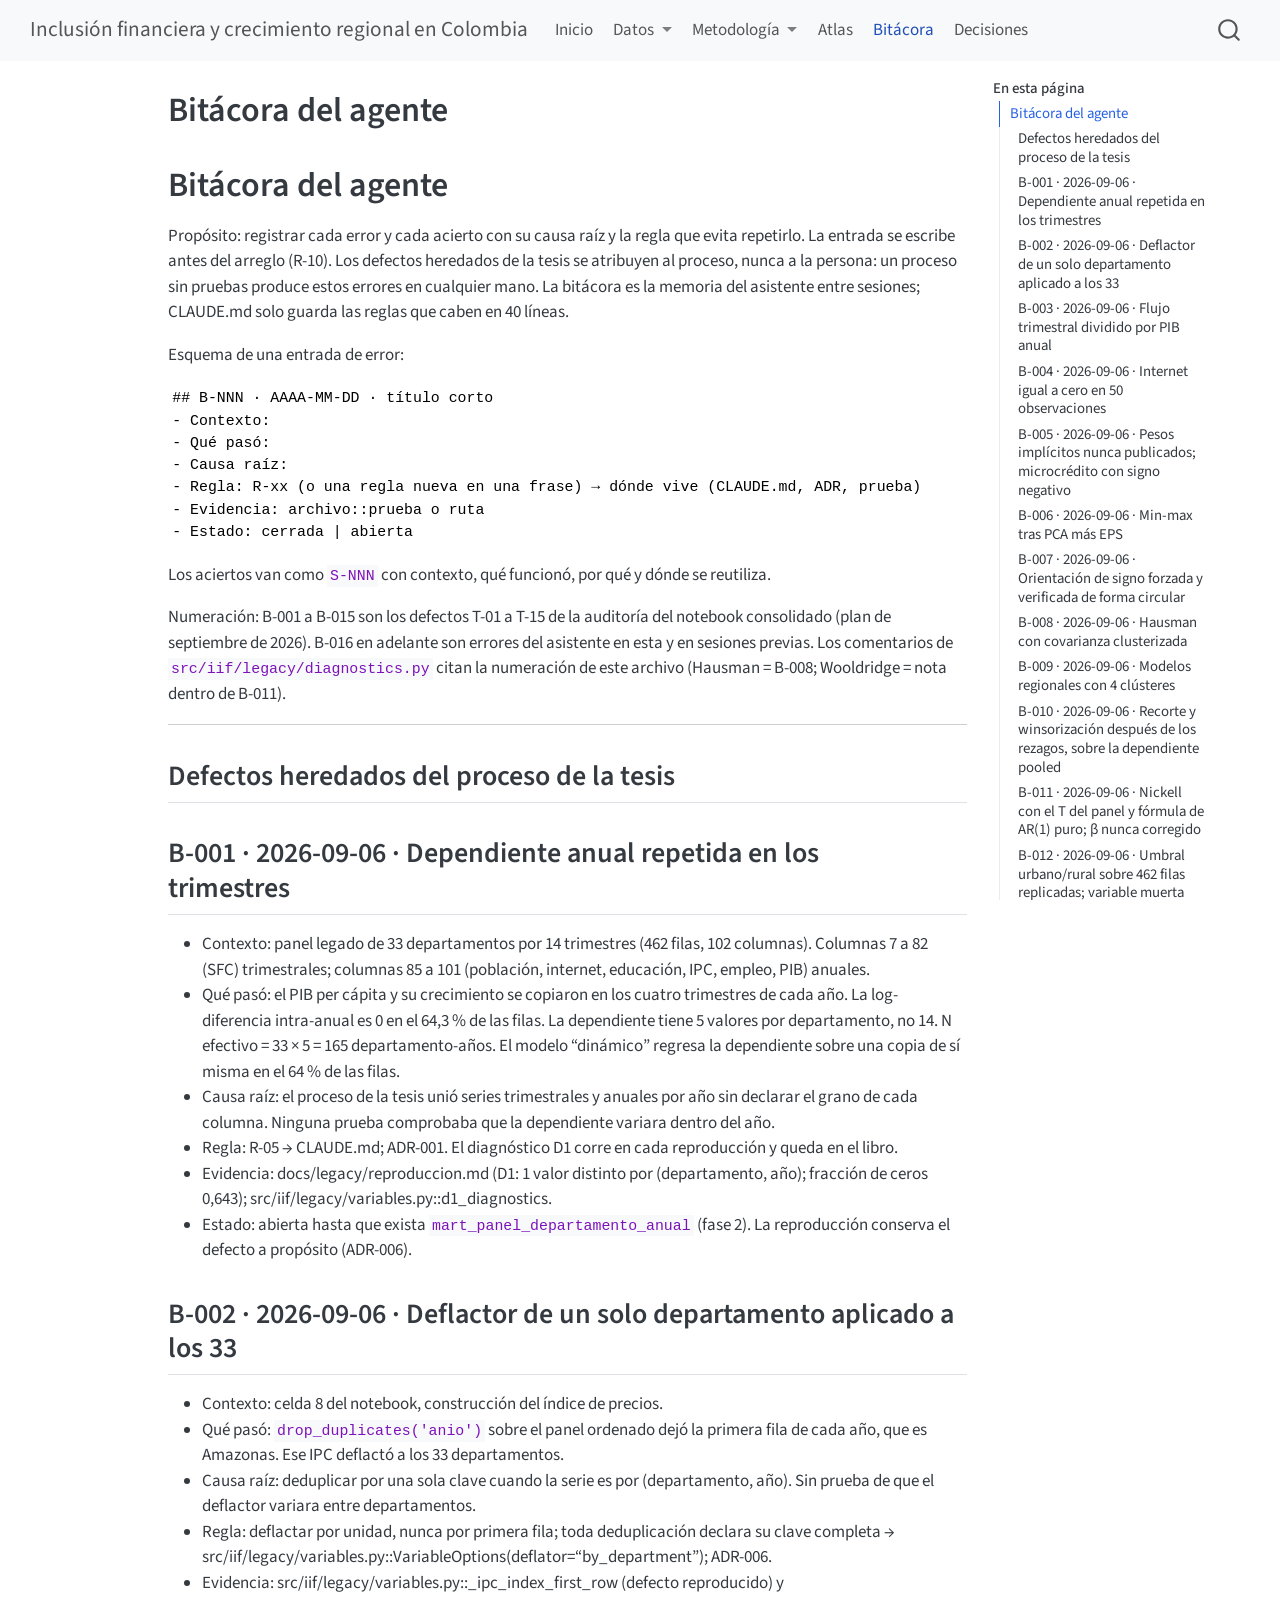
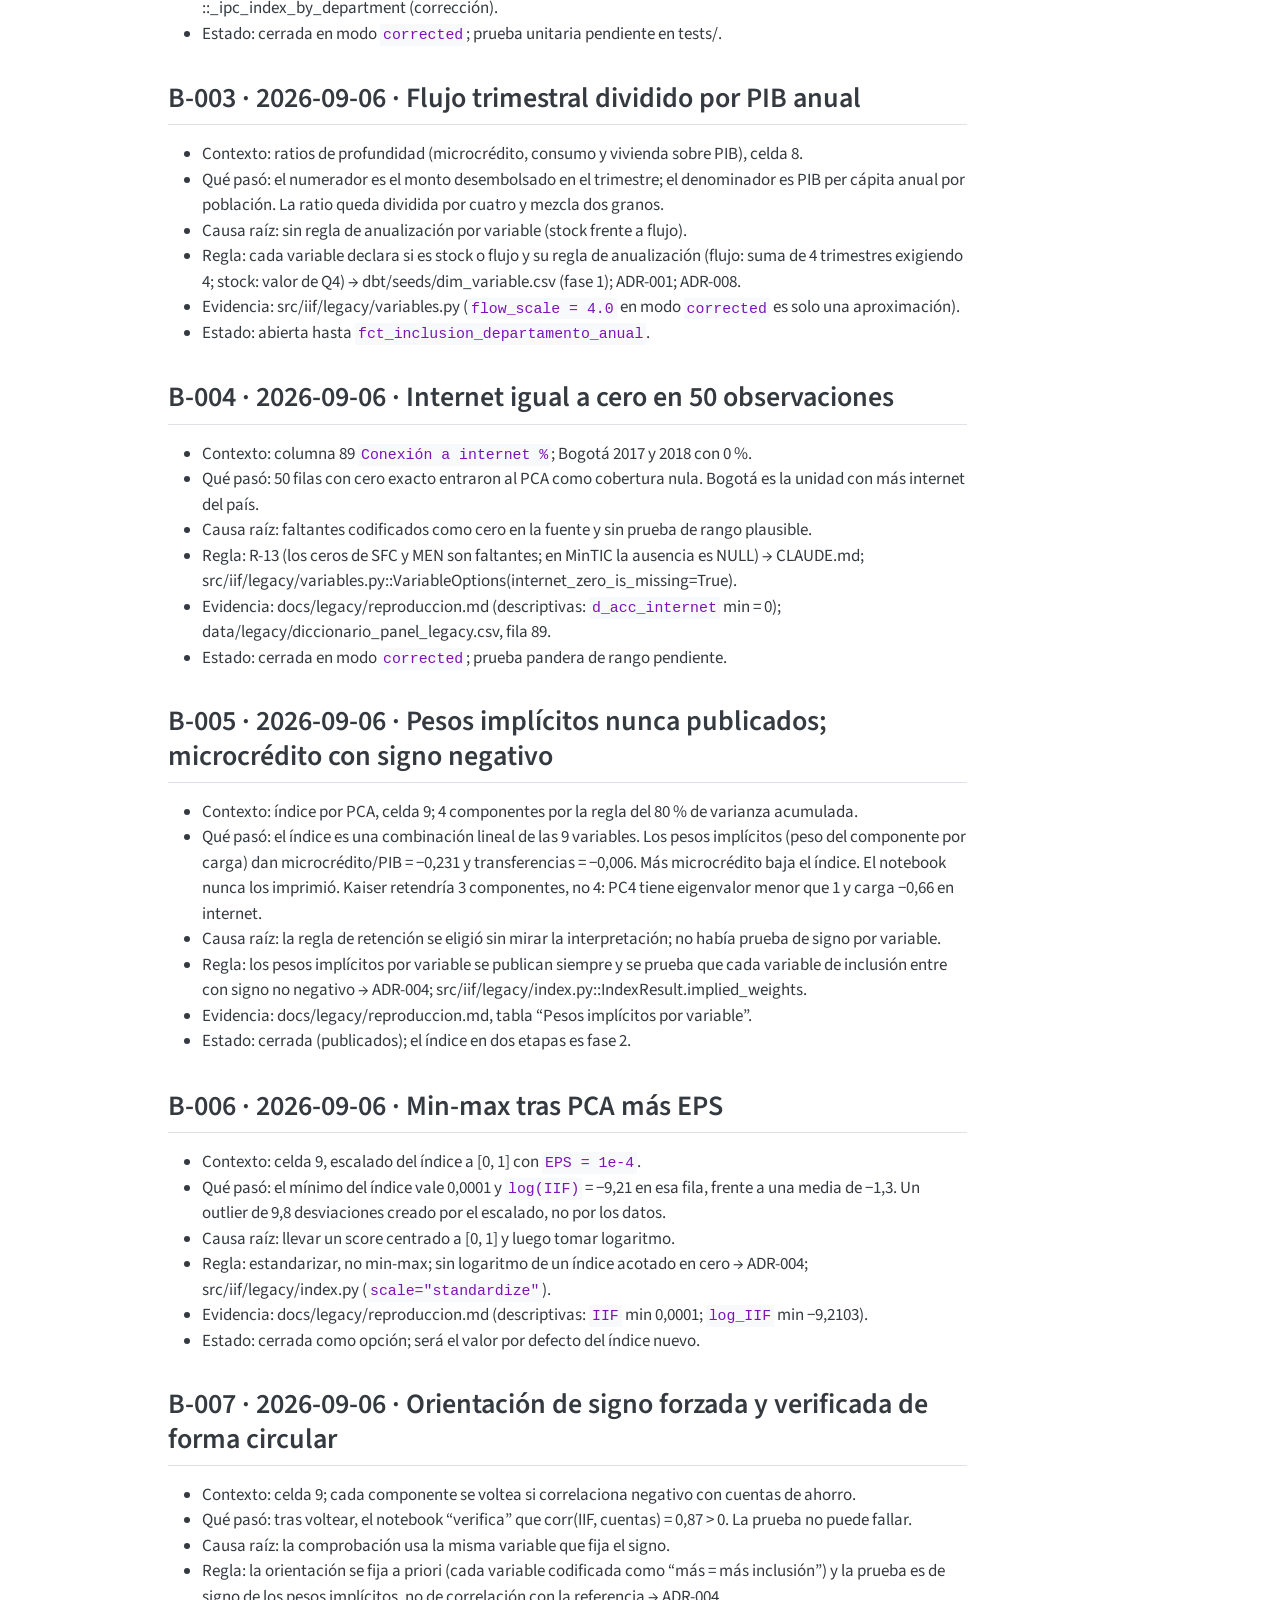
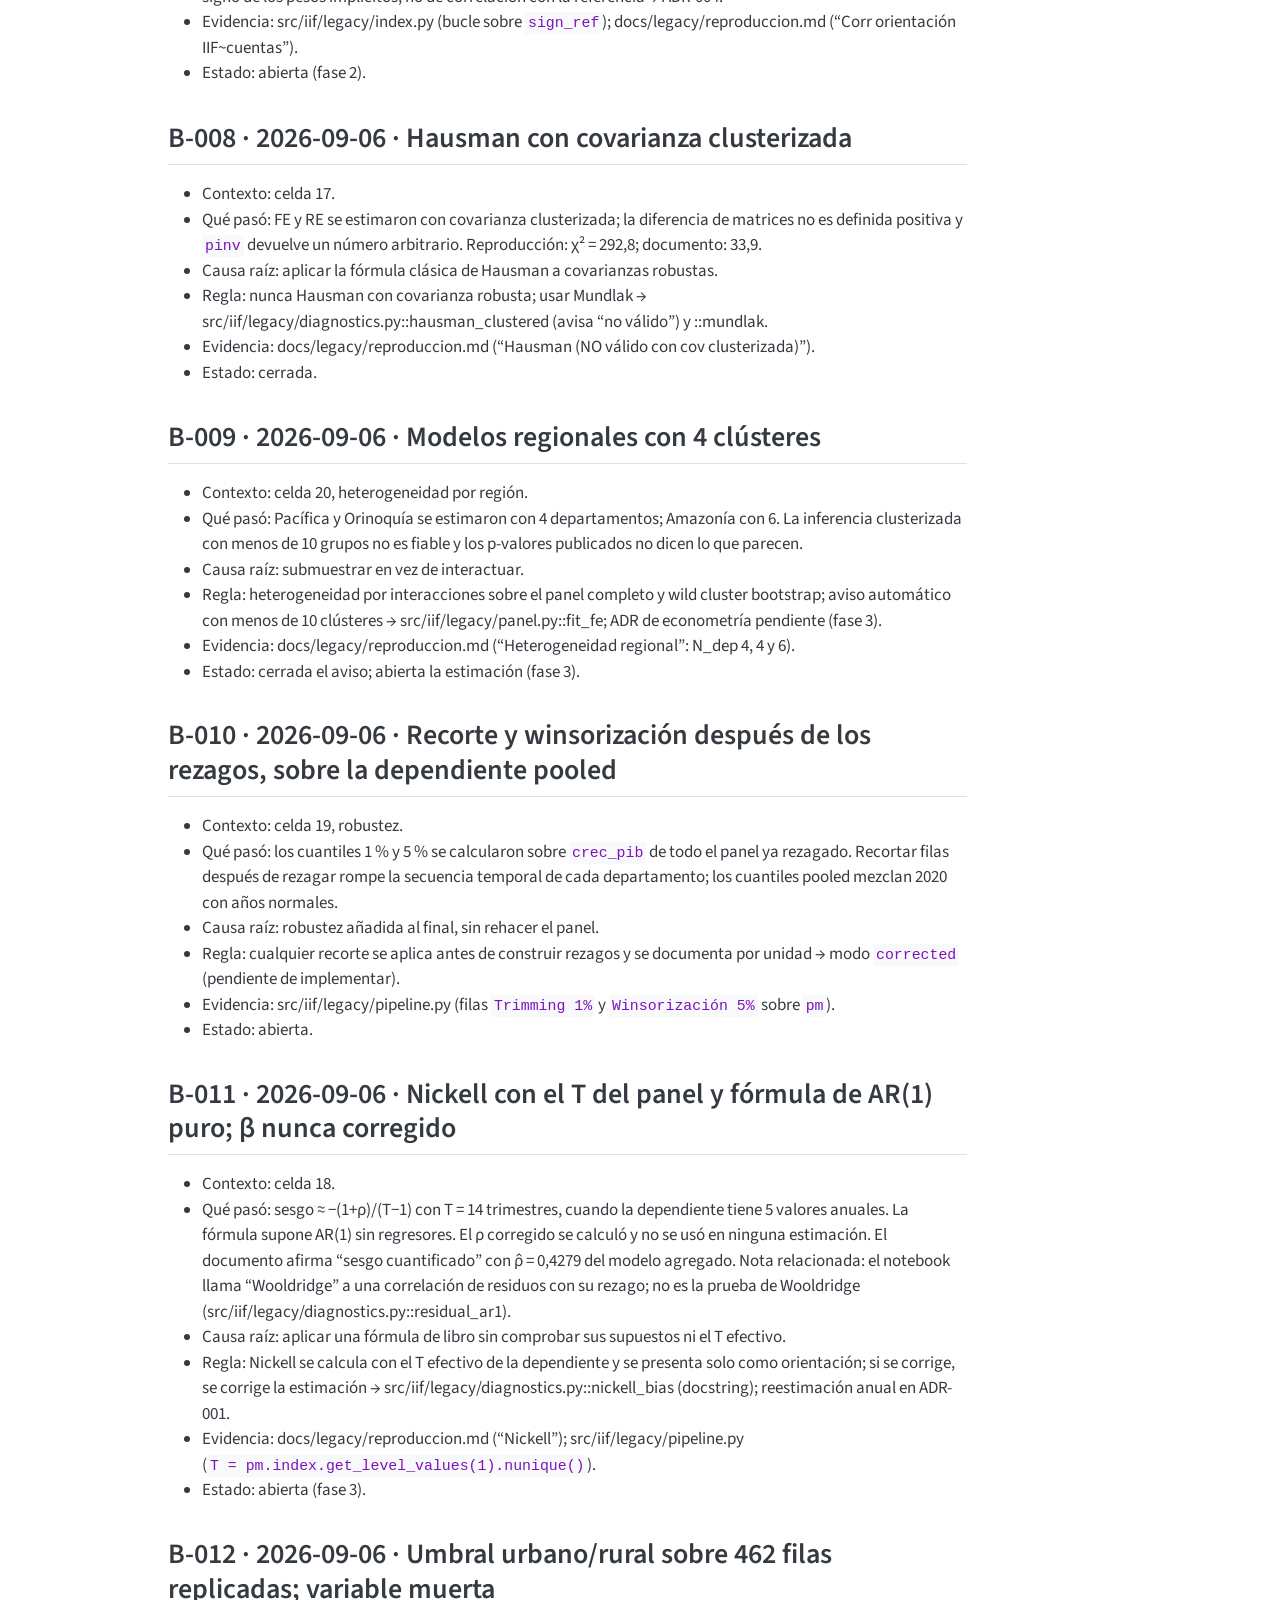
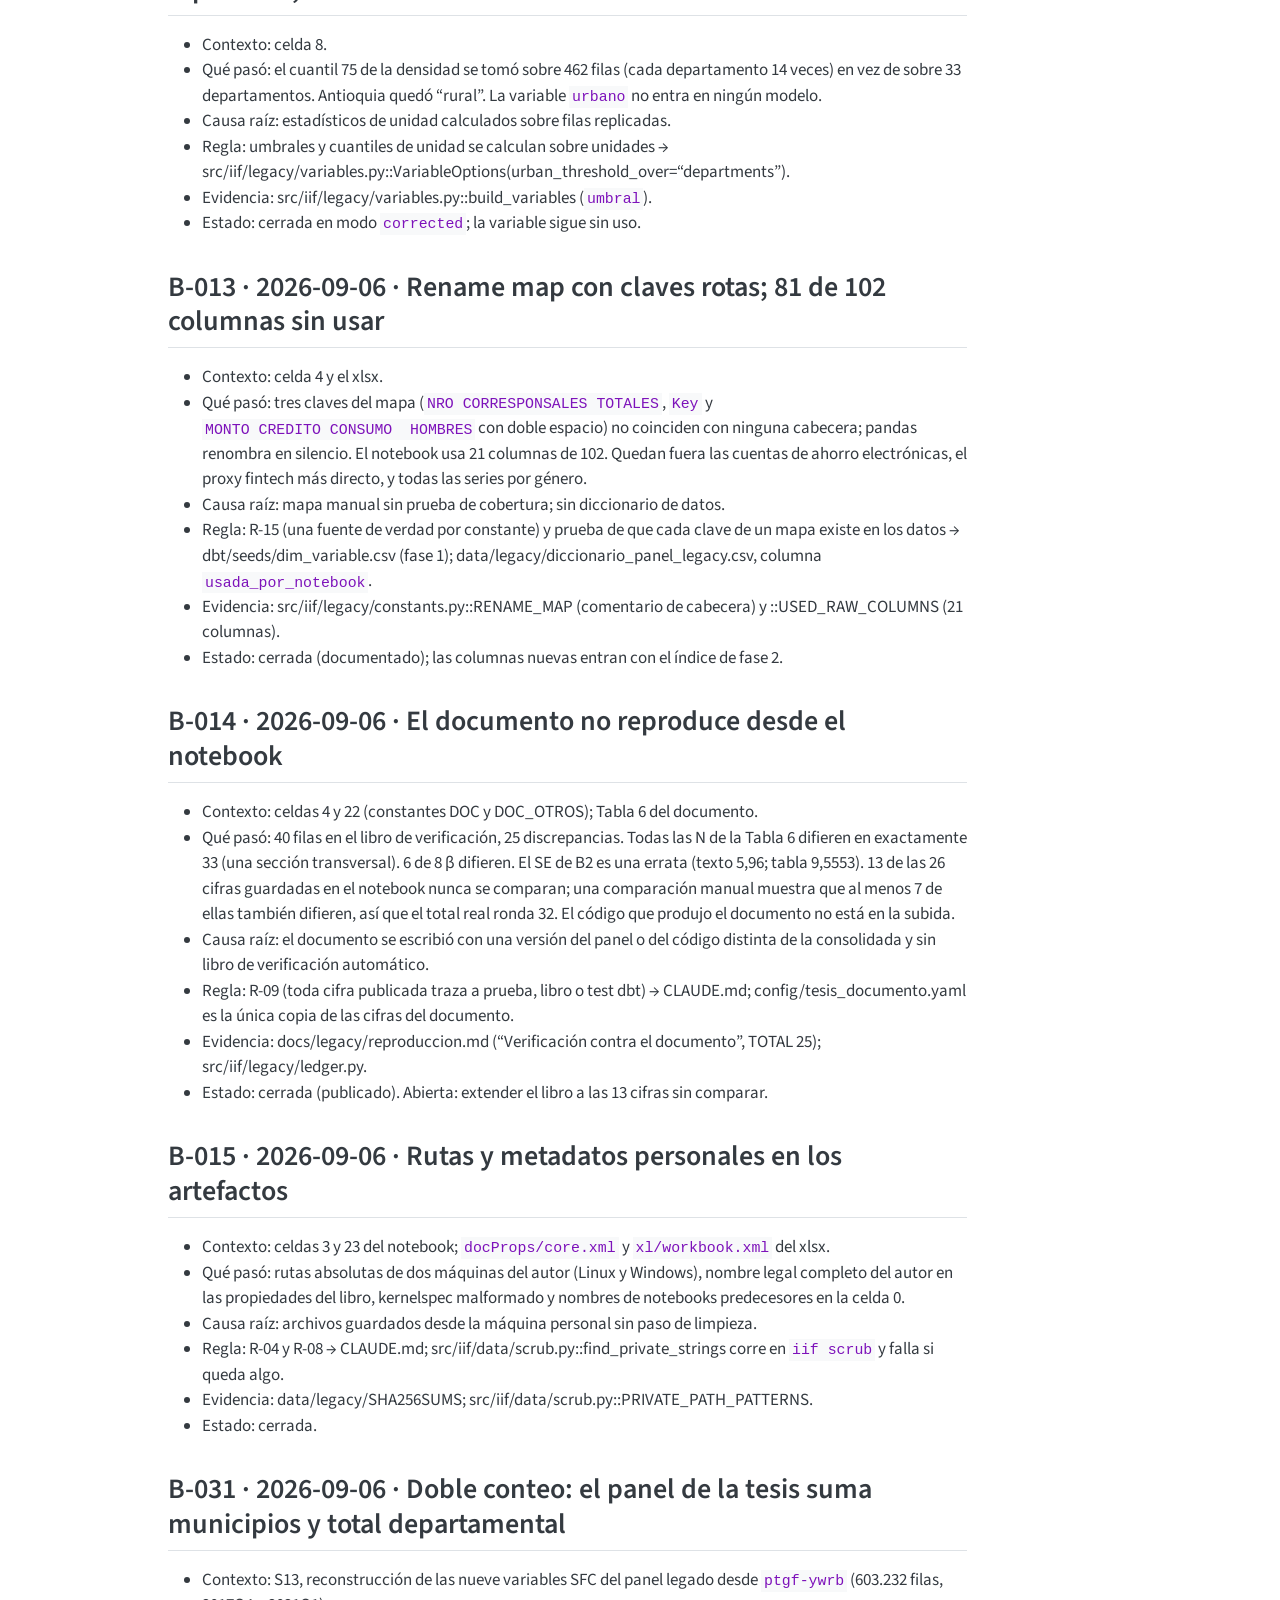
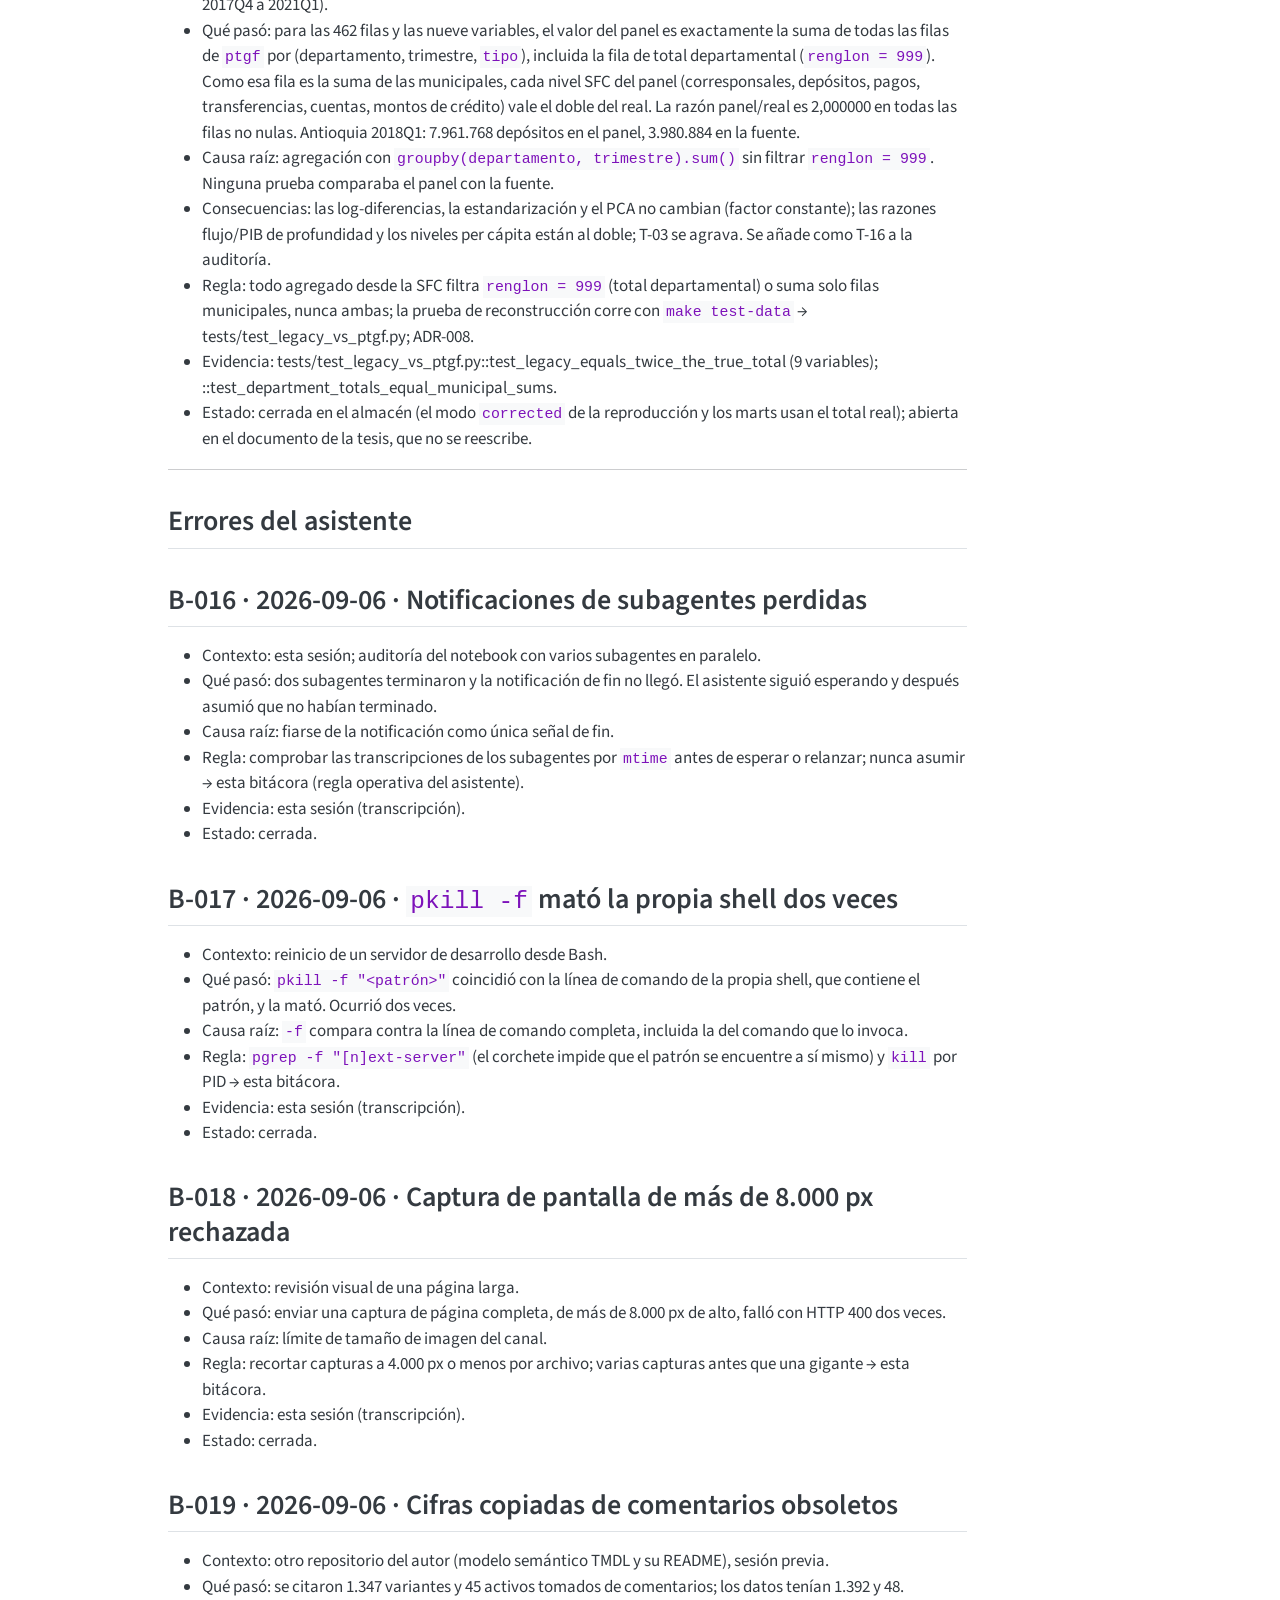
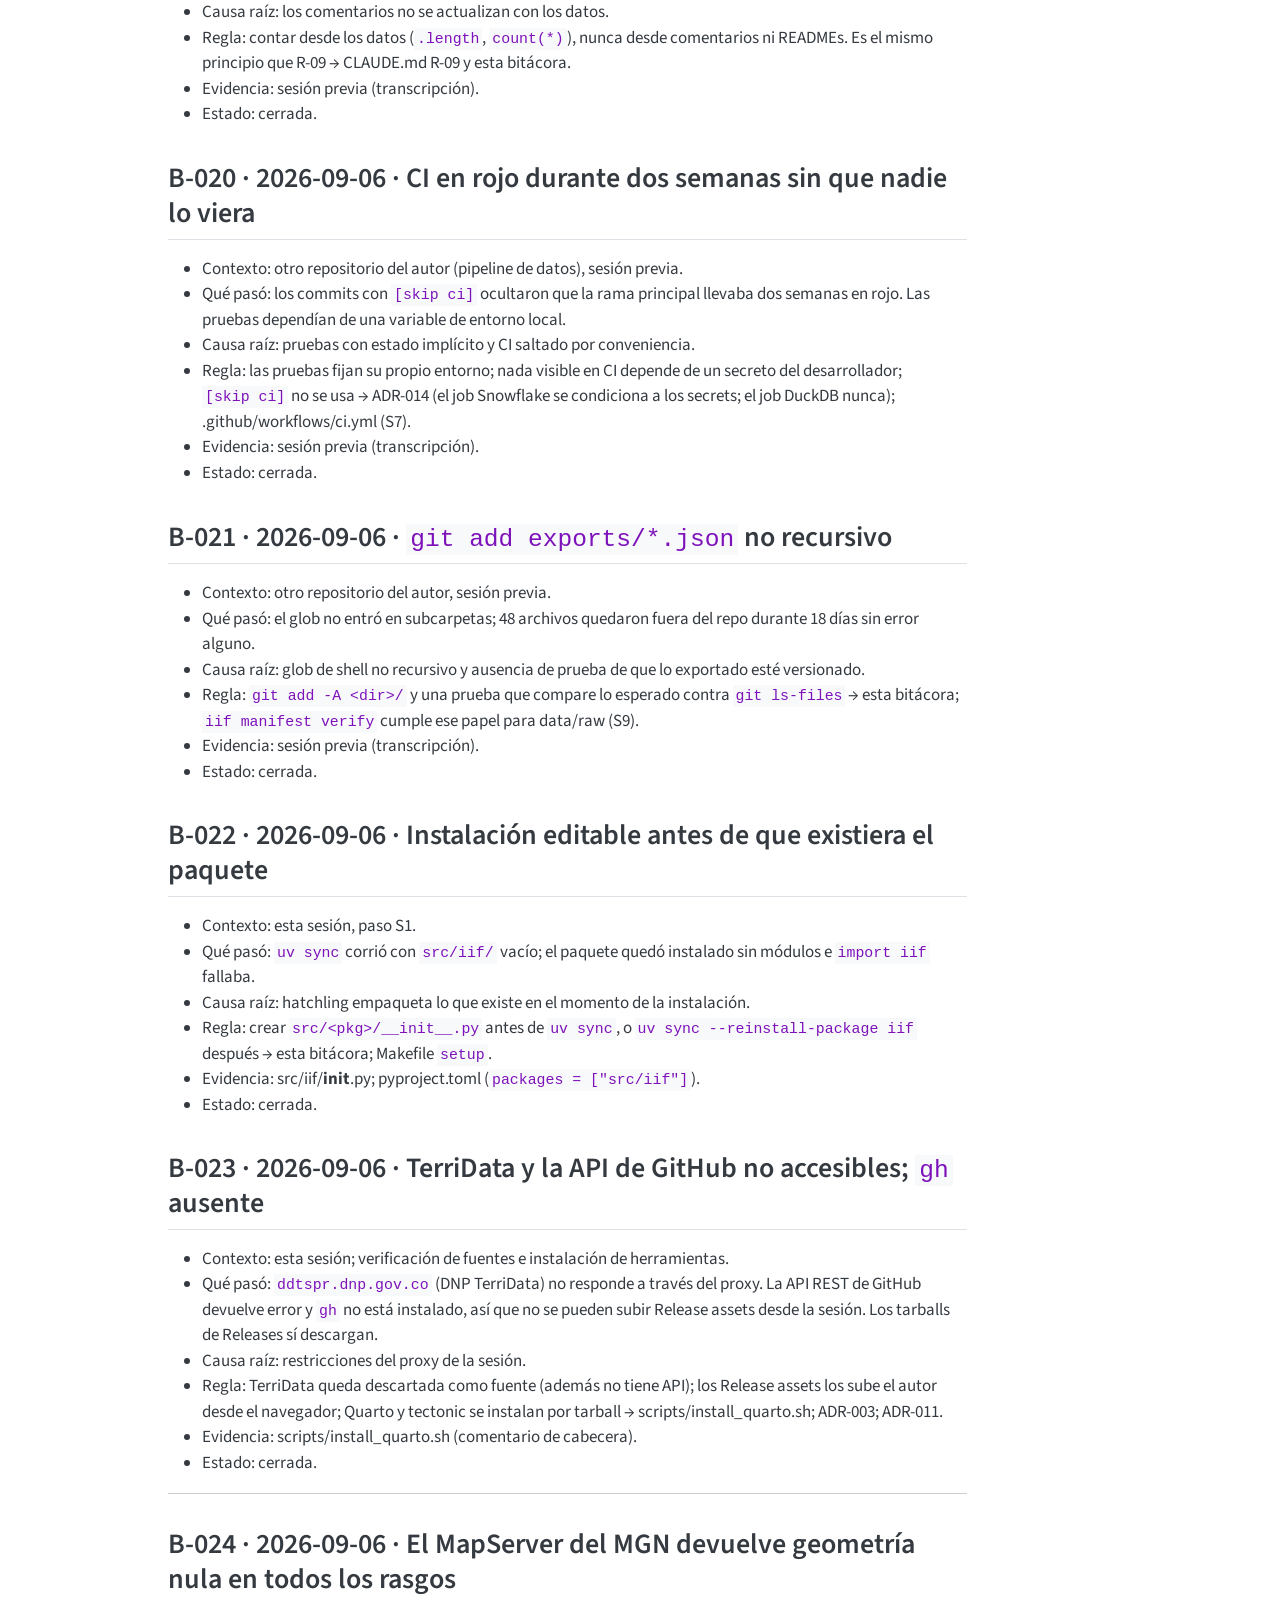
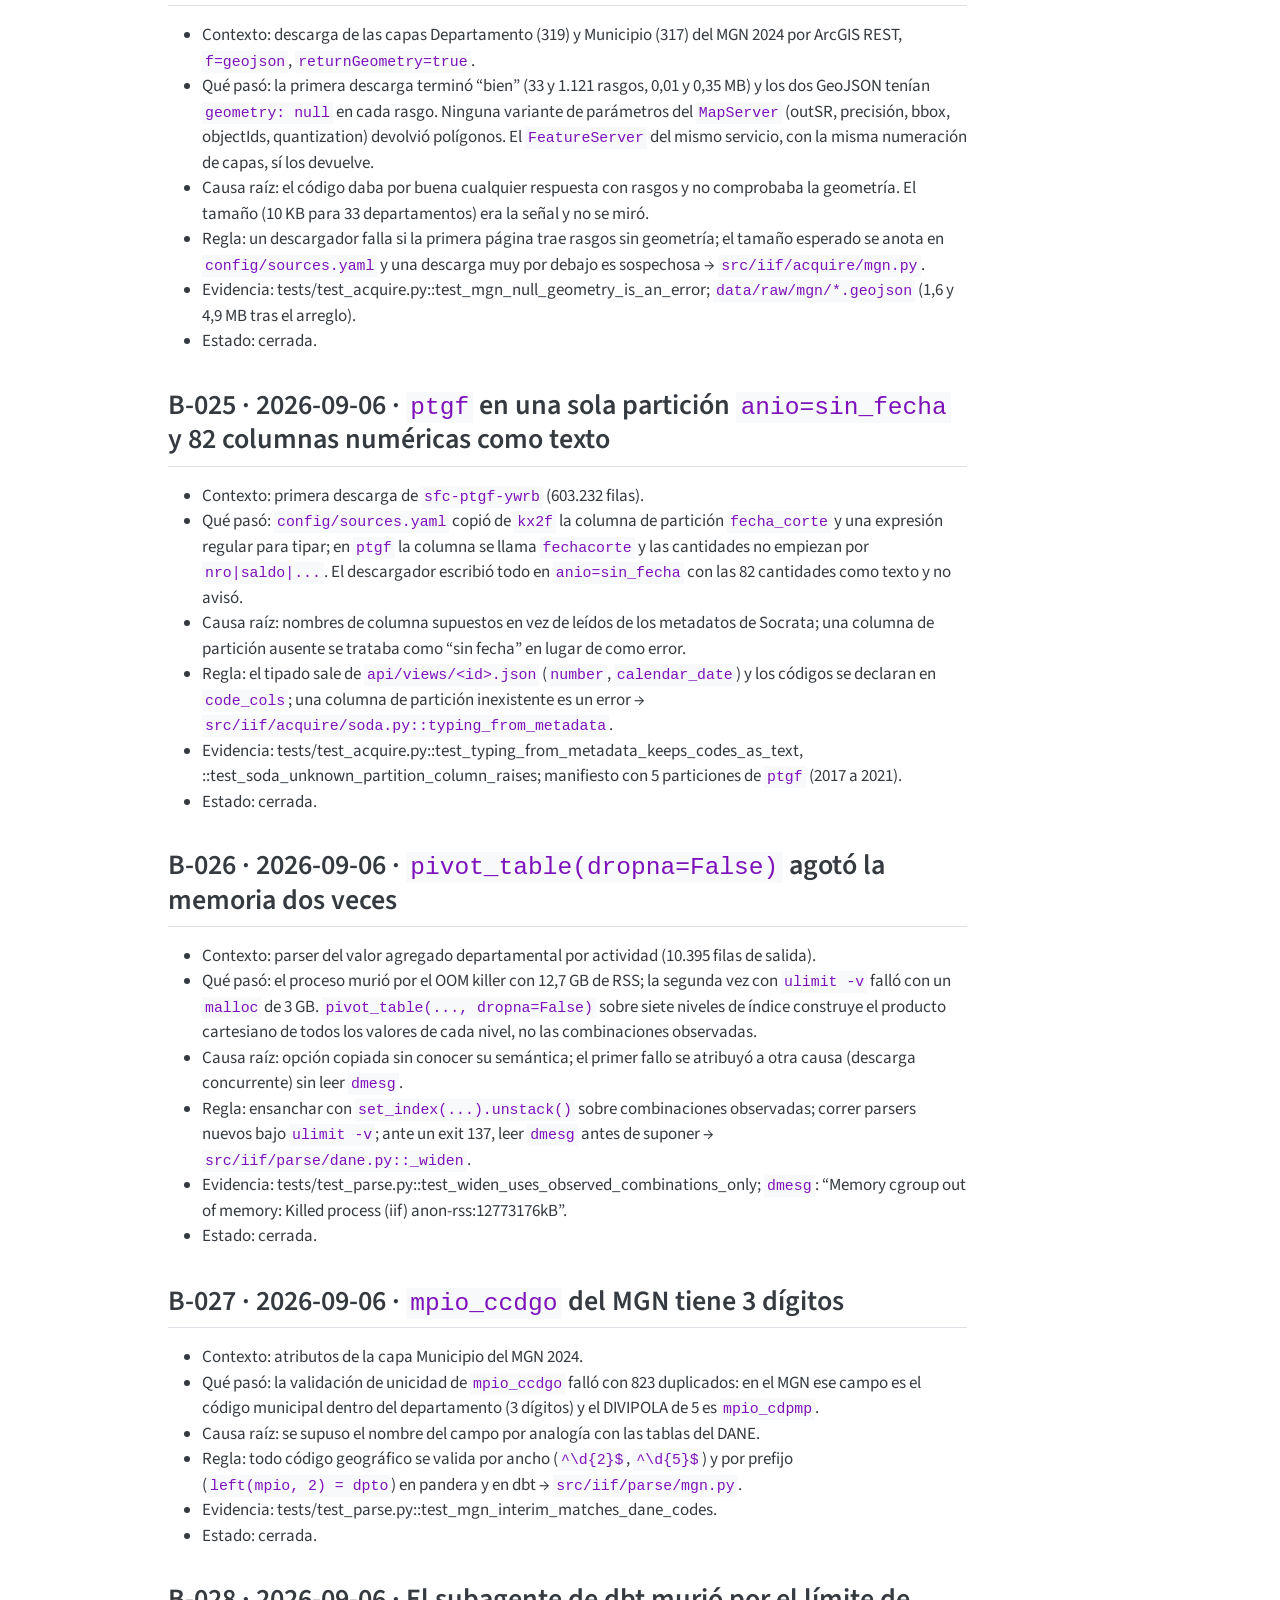
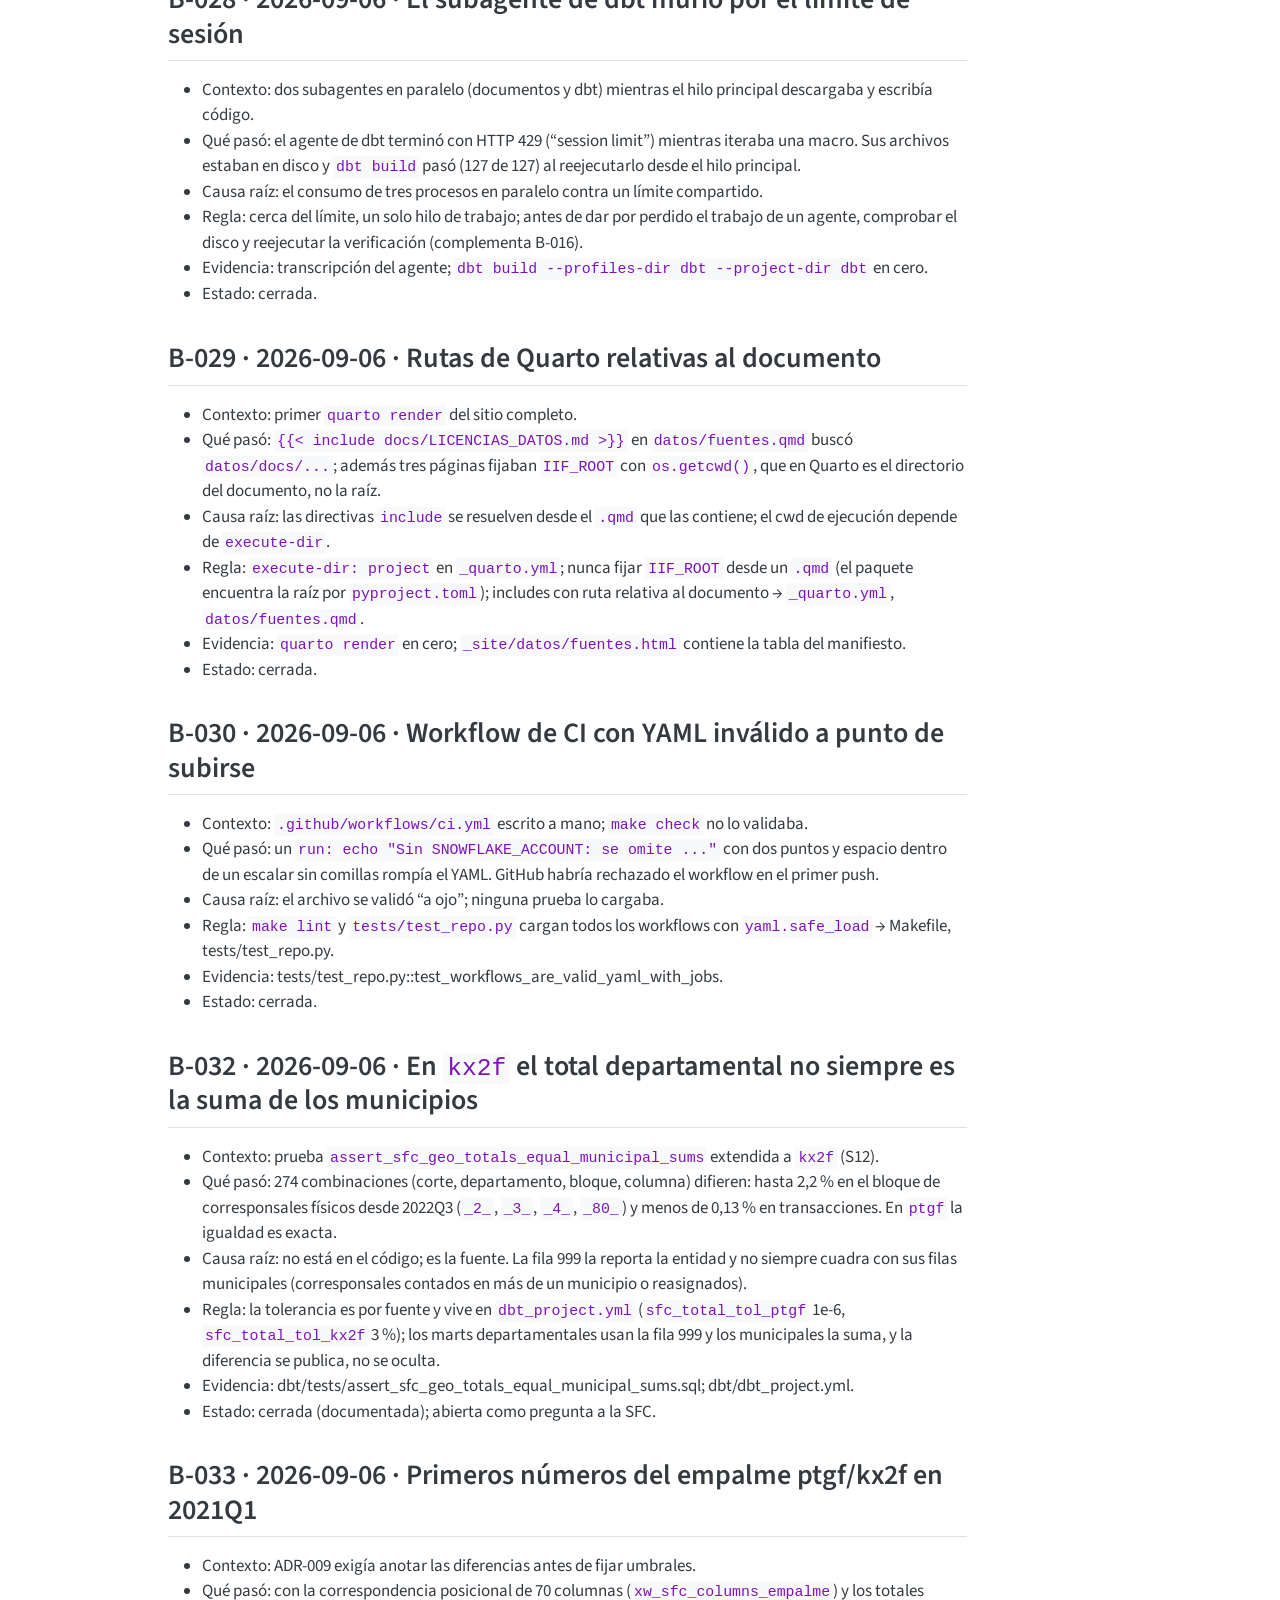
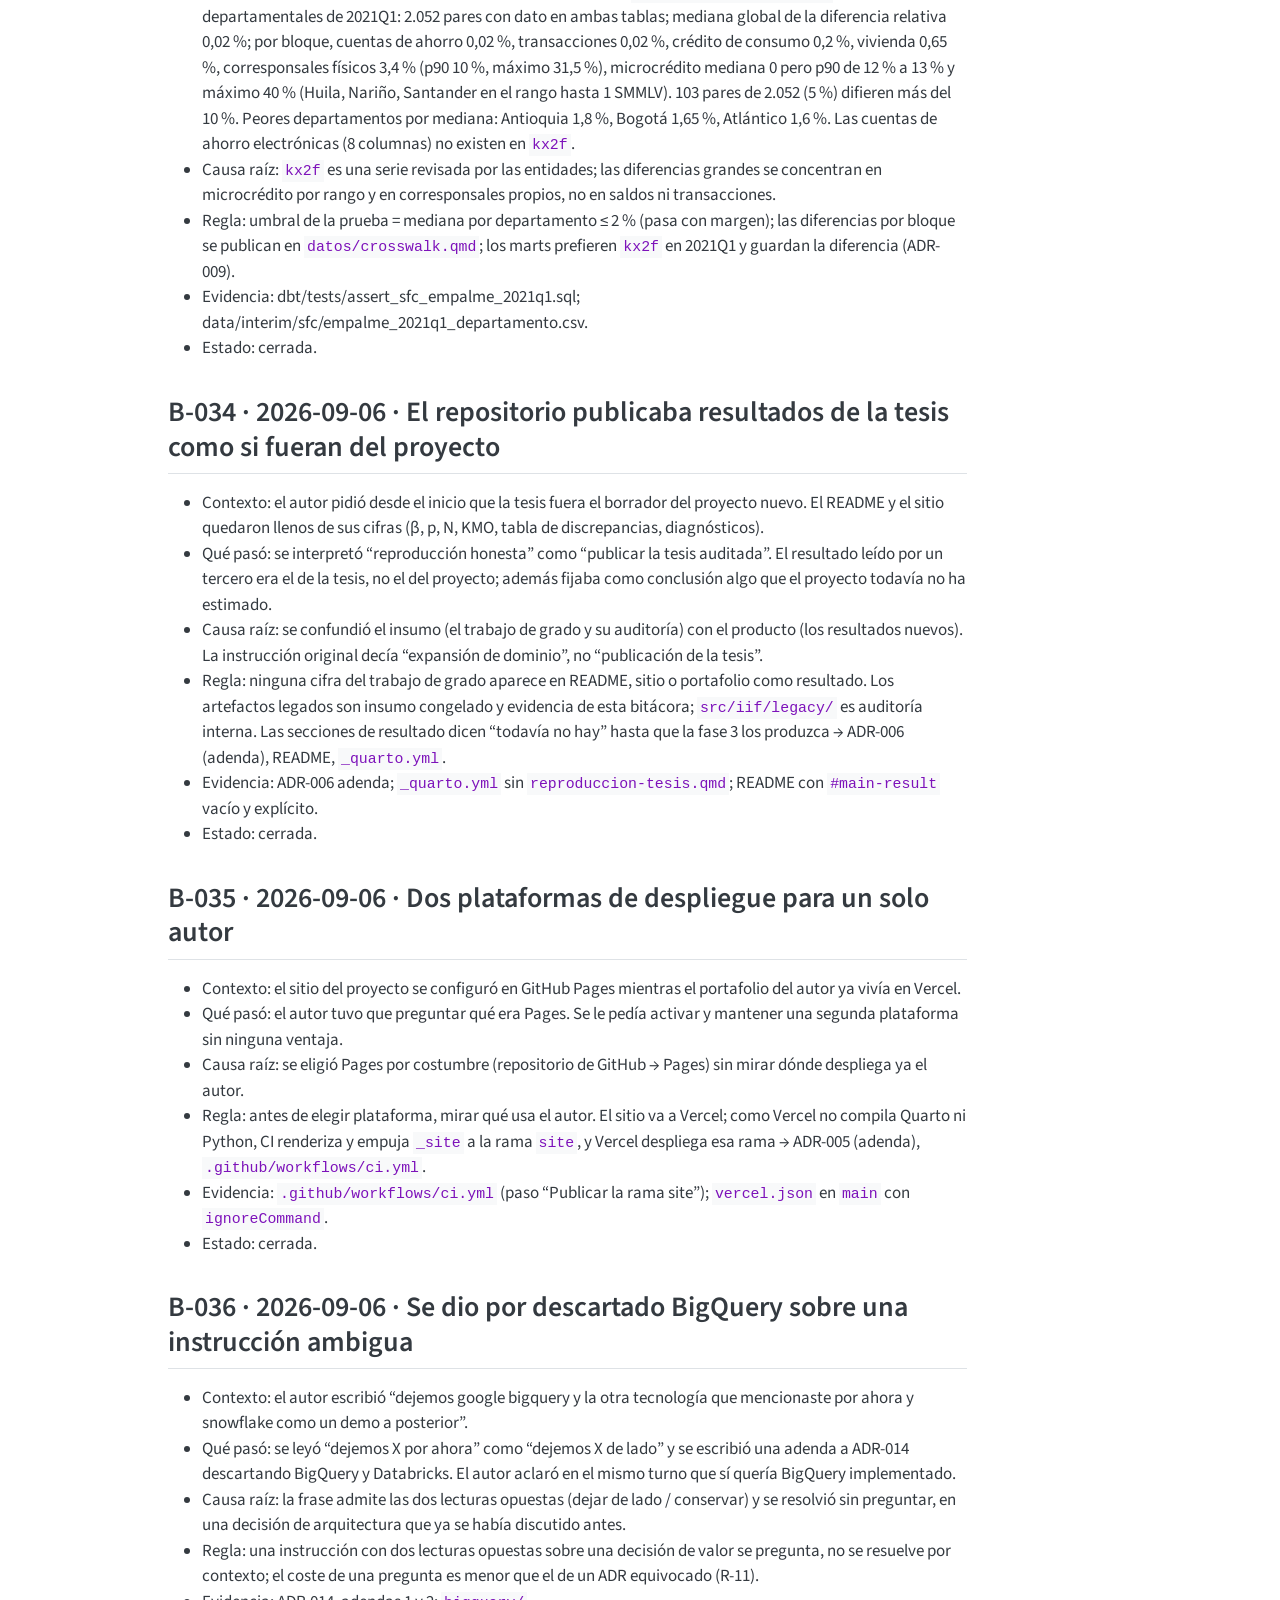
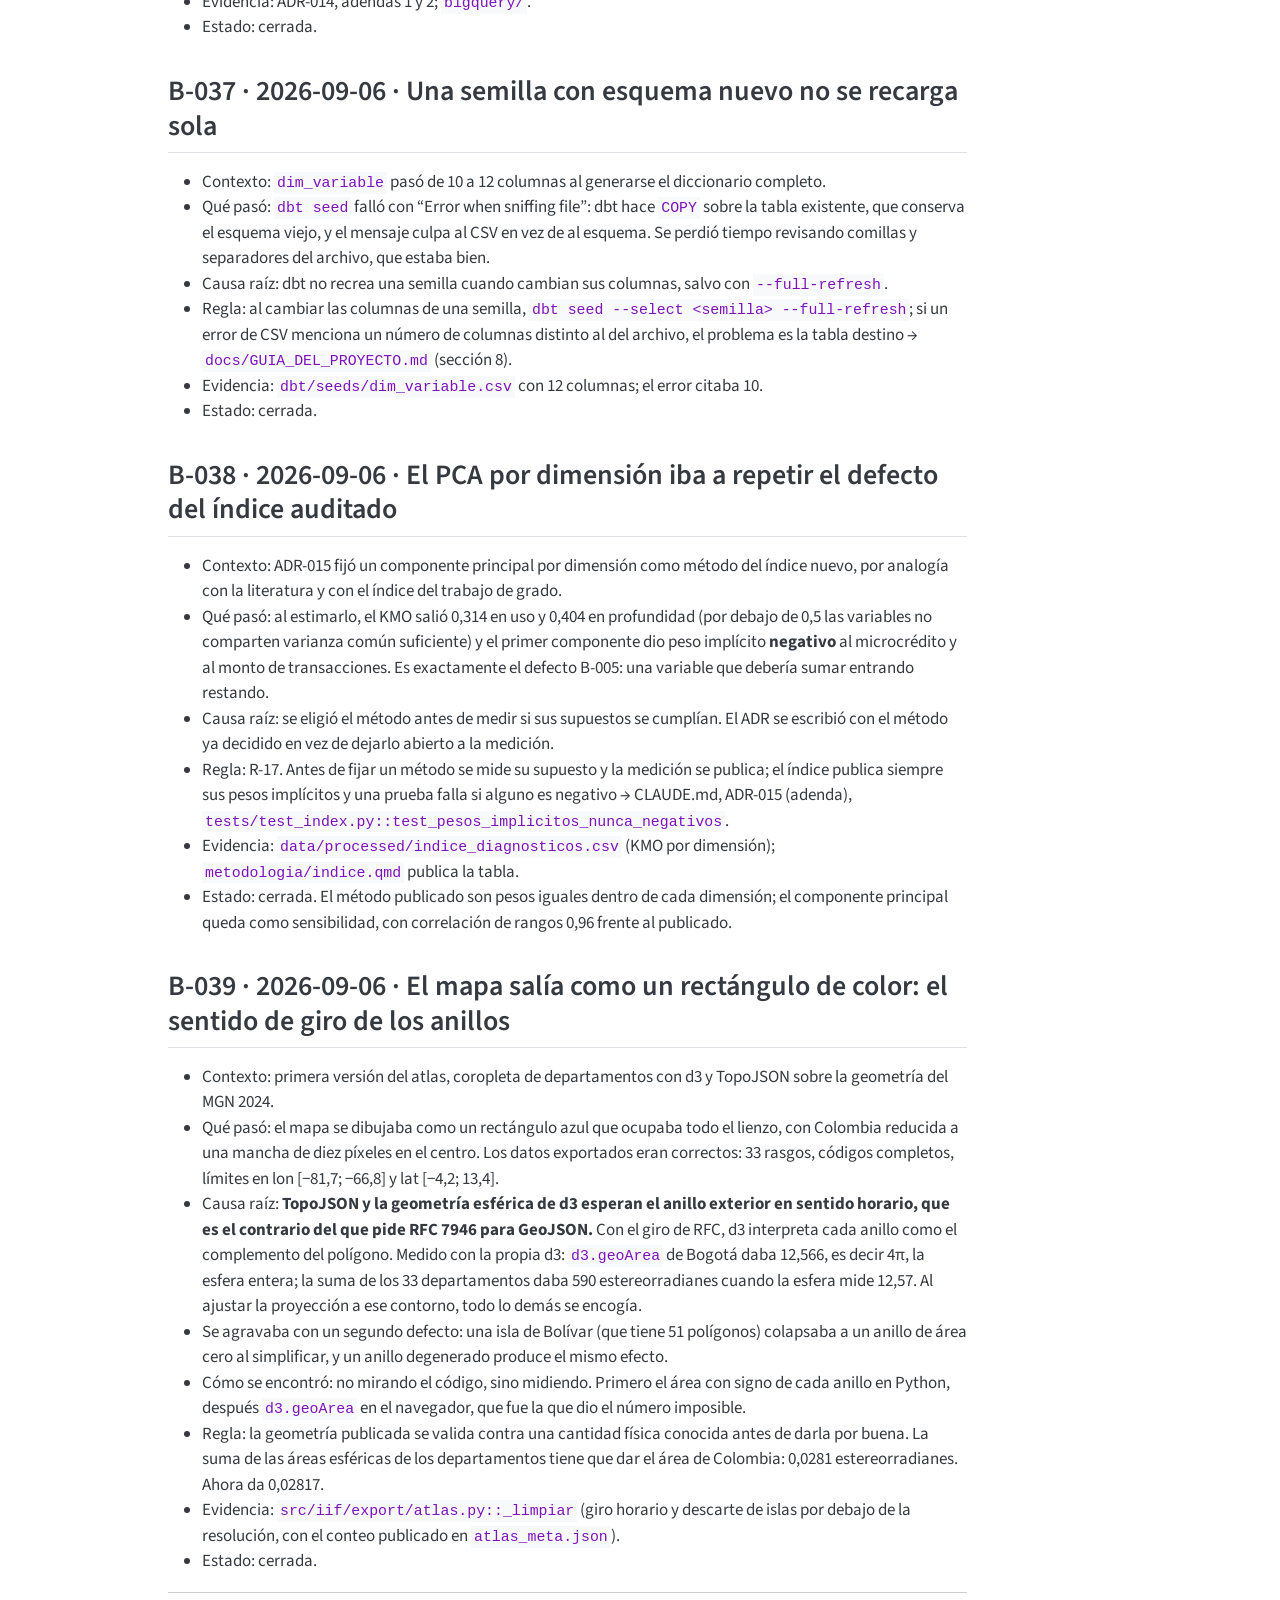
<file: bitacora.html>
<!DOCTYPE html>
<html xmlns="http://www.w3.org/1999/xhtml" lang="es" xml:lang="es"><head>

<meta charset="utf-8">
<meta name="generator" content="quarto-1.7.32">

<meta name="viewport" content="width=device-width, initial-scale=1.0, user-scalable=yes">


<title>Bitácora del agente – Inclusión financiera y crecimiento regional en Colombia</title>
<style>
code{white-space: pre-wrap;}
span.smallcaps{font-variant: small-caps;}
div.columns{display: flex; gap: min(4vw, 1.5em);}
div.column{flex: auto; overflow-x: auto;}
div.hanging-indent{margin-left: 1.5em; text-indent: -1.5em;}
ul.task-list{list-style: none;}
ul.task-list li input[type="checkbox"] {
  width: 0.8em;
  margin: 0 0.8em 0.2em -1em; /* quarto-specific, see https://github.com/quarto-dev/quarto-cli/issues/4556 */ 
  vertical-align: middle;
}
</style>


<script src="site_libs/quarto-nav/quarto-nav.js"></script>
<script src="site_libs/quarto-nav/headroom.min.js"></script>
<script src="site_libs/clipboard/clipboard.min.js"></script>
<script src="site_libs/quarto-search/autocomplete.umd.js"></script>
<script src="site_libs/quarto-search/fuse.min.js"></script>
<script src="site_libs/quarto-search/quarto-search.js"></script>
<meta name="quarto:offset" content="./">
<script src="site_libs/quarto-html/quarto.js" type="module"></script>
<script src="site_libs/quarto-html/tabsets/tabsets.js" type="module"></script>
<script src="site_libs/quarto-html/popper.min.js"></script>
<script src="site_libs/quarto-html/tippy.umd.min.js"></script>
<script src="site_libs/quarto-html/anchor.min.js"></script>
<link href="site_libs/quarto-html/tippy.css" rel="stylesheet">
<link href="site_libs/quarto-html/quarto-syntax-highlighting-37eea08aefeeee20ff55810ff984fec1.css" rel="stylesheet" id="quarto-text-highlighting-styles">
<script src="site_libs/bootstrap/bootstrap.min.js"></script>
<link href="site_libs/bootstrap/bootstrap-icons.css" rel="stylesheet">
<link href="site_libs/bootstrap/bootstrap-7c041f0f1c024a3500aba4102d922bba.min.css" rel="stylesheet" append-hash="true" id="quarto-bootstrap" data-mode="light">
<script id="quarto-search-options" type="application/json">{
  "location": "navbar",
  "copy-button": false,
  "collapse-after": 3,
  "panel-placement": "end",
  "type": "overlay",
  "limit": 50,
  "keyboard-shortcut": [
    "f",
    "/",
    "s"
  ],
  "show-item-context": false,
  "language": {
    "search-no-results-text": "Sin resultados",
    "search-matching-documents-text": "documentos encontrados",
    "search-copy-link-title": "Copiar el enlace en la búsqueda",
    "search-hide-matches-text": "Ocultar resultados adicionales",
    "search-more-match-text": "resultado adicional en este documento",
    "search-more-matches-text": "resultados adicionales en este documento",
    "search-clear-button-title": "Borrar",
    "search-text-placeholder": "",
    "search-detached-cancel-button-title": "Cancelar",
    "search-submit-button-title": "Enviar",
    "search-label": "Buscar"
  }
}</script>


</head>

<body class="nav-fixed quarto-light">

<div id="quarto-search-results"></div>
  <header id="quarto-header" class="headroom fixed-top">
    <nav class="navbar navbar-expand-lg " data-bs-theme="dark">
      <div class="navbar-container container-fluid">
      <div class="navbar-brand-container mx-auto">
    <a class="navbar-brand" href="./index.html">
    <span class="navbar-title">Inclusión financiera y crecimiento regional en Colombia</span>
    </a>
  </div>
            <div id="quarto-search" class="" title="Buscar"></div>
          <button class="navbar-toggler" type="button" data-bs-toggle="collapse" data-bs-target="#navbarCollapse" aria-controls="navbarCollapse" role="menu" aria-expanded="false" aria-label="Navegación de palanca" onclick="if (window.quartoToggleHeadroom) { window.quartoToggleHeadroom(); }">
  <span class="navbar-toggler-icon"></span>
</button>
          <div class="collapse navbar-collapse" id="navbarCollapse">
            <ul class="navbar-nav navbar-nav-scroll me-auto">
  <li class="nav-item">
    <a class="nav-link" href="./index.html"> 
<span class="menu-text">Inicio</span></a>
  </li>  
  <li class="nav-item dropdown ">
    <a class="nav-link dropdown-toggle" href="#" id="nav-menu-datos" role="link" data-bs-toggle="dropdown" aria-expanded="false">
 <span class="menu-text">Datos</span>
    </a>
    <ul class="dropdown-menu" aria-labelledby="nav-menu-datos">    
        <li>
    <a class="dropdown-item" href="./datos/fuentes.html">
 <span class="dropdown-text">Fuentes y manifiesto</span></a>
  </li>  
        <li>
    <a class="dropdown-item" href="./datos/diccionario-legacy.html">
 <span class="dropdown-text">Diccionario del panel legado</span></a>
  </li>  
        <li>
    <a class="dropdown-item" href="./datos/modelo-de-datos.html">
 <span class="dropdown-text">Modelo de datos</span></a>
  </li>  
        <li>
    <a class="dropdown-item" href="./datos/crosswalk.html">
 <span class="dropdown-text">Claves geográficas de la SFC y empalme 2021Q1</span></a>
  </li>  
    </ul>
  </li>
  <li class="nav-item dropdown ">
    <a class="nav-link dropdown-toggle" href="#" id="nav-menu-metodología" role="link" data-bs-toggle="dropdown" aria-expanded="false">
 <span class="menu-text">Metodología</span>
    </a>
    <ul class="dropdown-menu" aria-labelledby="nav-menu-metodología">    
        <li>
    <a class="dropdown-item" href="./metodologia/indice.html">
 <span class="dropdown-text">El índice de inclusión financiera</span></a>
  </li>  
        <li>
    <a class="dropdown-item" href="./metodologia/panel.html">
 <span class="dropdown-text">Panel anual: inclusión financiera y crecimiento</span></a>
  </li>  
    </ul>
  </li>
  <li class="nav-item">
    <a class="nav-link" href="./atlas/index.html"> 
<span class="menu-text">Atlas</span></a>
  </li>  
  <li class="nav-item">
    <a class="nav-link active" href="./bitacora.html" aria-current="page"> 
<span class="menu-text">Bitácora</span></a>
  </li>  
  <li class="nav-item">
    <a class="nav-link" href="./decisiones.html"> 
<span class="menu-text">Decisiones</span></a>
  </li>  
</ul>
          </div> <!-- /navcollapse -->
            <div class="quarto-navbar-tools">
</div>
      </div> <!-- /container-fluid -->
    </nav>
</header>
<!-- content -->
<div id="quarto-content" class="quarto-container page-columns page-rows-contents page-layout-article page-navbar">
<!-- sidebar -->
<!-- margin-sidebar -->
    <div id="quarto-margin-sidebar" class="sidebar margin-sidebar">
        <nav id="TOC" role="doc-toc" class="toc-active">
    <h2 id="toc-title">En esta página</h2>
   
  <ul>
  <li><a href="#bitácora-del-agente" id="toc-bitácora-del-agente" class="nav-link active" data-scroll-target="#bitácora-del-agente">Bitácora del agente</a>
  <ul class="collapse">
  <li><a href="#defectos-heredados-del-proceso-de-la-tesis" id="toc-defectos-heredados-del-proceso-de-la-tesis" class="nav-link" data-scroll-target="#defectos-heredados-del-proceso-de-la-tesis">Defectos heredados del proceso de la tesis</a></li>
  <li><a href="#b-001-2026-09-06-dependiente-anual-repetida-en-los-trimestres" id="toc-b-001-2026-09-06-dependiente-anual-repetida-en-los-trimestres" class="nav-link" data-scroll-target="#b-001-2026-09-06-dependiente-anual-repetida-en-los-trimestres">B-001 · 2026-09-06 · Dependiente anual repetida en los trimestres</a></li>
  <li><a href="#b-002-2026-09-06-deflactor-de-un-solo-departamento-aplicado-a-los-33" id="toc-b-002-2026-09-06-deflactor-de-un-solo-departamento-aplicado-a-los-33" class="nav-link" data-scroll-target="#b-002-2026-09-06-deflactor-de-un-solo-departamento-aplicado-a-los-33">B-002 · 2026-09-06 · Deflactor de un solo departamento aplicado a los 33</a></li>
  <li><a href="#b-003-2026-09-06-flujo-trimestral-dividido-por-pib-anual" id="toc-b-003-2026-09-06-flujo-trimestral-dividido-por-pib-anual" class="nav-link" data-scroll-target="#b-003-2026-09-06-flujo-trimestral-dividido-por-pib-anual">B-003 · 2026-09-06 · Flujo trimestral dividido por PIB anual</a></li>
  <li><a href="#b-004-2026-09-06-internet-igual-a-cero-en-50-observaciones" id="toc-b-004-2026-09-06-internet-igual-a-cero-en-50-observaciones" class="nav-link" data-scroll-target="#b-004-2026-09-06-internet-igual-a-cero-en-50-observaciones">B-004 · 2026-09-06 · Internet igual a cero en 50 observaciones</a></li>
  <li><a href="#b-005-2026-09-06-pesos-implícitos-nunca-publicados-microcrédito-con-signo-negativo" id="toc-b-005-2026-09-06-pesos-implícitos-nunca-publicados-microcrédito-con-signo-negativo" class="nav-link" data-scroll-target="#b-005-2026-09-06-pesos-implícitos-nunca-publicados-microcrédito-con-signo-negativo">B-005 · 2026-09-06 · Pesos implícitos nunca publicados; microcrédito con signo negativo</a></li>
  <li><a href="#b-006-2026-09-06-min-max-tras-pca-más-eps" id="toc-b-006-2026-09-06-min-max-tras-pca-más-eps" class="nav-link" data-scroll-target="#b-006-2026-09-06-min-max-tras-pca-más-eps">B-006 · 2026-09-06 · Min-max tras PCA más EPS</a></li>
  <li><a href="#b-007-2026-09-06-orientación-de-signo-forzada-y-verificada-de-forma-circular" id="toc-b-007-2026-09-06-orientación-de-signo-forzada-y-verificada-de-forma-circular" class="nav-link" data-scroll-target="#b-007-2026-09-06-orientación-de-signo-forzada-y-verificada-de-forma-circular">B-007 · 2026-09-06 · Orientación de signo forzada y verificada de forma circular</a></li>
  <li><a href="#b-008-2026-09-06-hausman-con-covarianza-clusterizada" id="toc-b-008-2026-09-06-hausman-con-covarianza-clusterizada" class="nav-link" data-scroll-target="#b-008-2026-09-06-hausman-con-covarianza-clusterizada">B-008 · 2026-09-06 · Hausman con covarianza clusterizada</a></li>
  <li><a href="#b-009-2026-09-06-modelos-regionales-con-4-clústeres" id="toc-b-009-2026-09-06-modelos-regionales-con-4-clústeres" class="nav-link" data-scroll-target="#b-009-2026-09-06-modelos-regionales-con-4-clústeres">B-009 · 2026-09-06 · Modelos regionales con 4 clústeres</a></li>
  <li><a href="#b-010-2026-09-06-recorte-y-winsorización-después-de-los-rezagos-sobre-la-dependiente-pooled" id="toc-b-010-2026-09-06-recorte-y-winsorización-después-de-los-rezagos-sobre-la-dependiente-pooled" class="nav-link" data-scroll-target="#b-010-2026-09-06-recorte-y-winsorización-después-de-los-rezagos-sobre-la-dependiente-pooled">B-010 · 2026-09-06 · Recorte y winsorización después de los rezagos, sobre la dependiente pooled</a></li>
  <li><a href="#b-011-2026-09-06-nickell-con-el-t-del-panel-y-fórmula-de-ar1-puro-β-nunca-corregido" id="toc-b-011-2026-09-06-nickell-con-el-t-del-panel-y-fórmula-de-ar1-puro-β-nunca-corregido" class="nav-link" data-scroll-target="#b-011-2026-09-06-nickell-con-el-t-del-panel-y-fórmula-de-ar1-puro-β-nunca-corregido">B-011 · 2026-09-06 · Nickell con el T del panel y fórmula de AR(1) puro; β nunca corregido</a></li>
  <li><a href="#b-012-2026-09-06-umbral-urbanorural-sobre-462-filas-replicadas-variable-muerta" id="toc-b-012-2026-09-06-umbral-urbanorural-sobre-462-filas-replicadas-variable-muerta" class="nav-link" data-scroll-target="#b-012-2026-09-06-umbral-urbanorural-sobre-462-filas-replicadas-variable-muerta">B-012 · 2026-09-06 · Umbral urbano/rural sobre 462 filas replicadas; variable muerta</a></li>
  <li><a href="#b-013-2026-09-06-rename-map-con-claves-rotas-81-de-102-columnas-sin-usar" id="toc-b-013-2026-09-06-rename-map-con-claves-rotas-81-de-102-columnas-sin-usar" class="nav-link" data-scroll-target="#b-013-2026-09-06-rename-map-con-claves-rotas-81-de-102-columnas-sin-usar">B-013 · 2026-09-06 · Rename map con claves rotas; 81 de 102 columnas sin usar</a></li>
  <li><a href="#b-014-2026-09-06-el-documento-no-reproduce-desde-el-notebook" id="toc-b-014-2026-09-06-el-documento-no-reproduce-desde-el-notebook" class="nav-link" data-scroll-target="#b-014-2026-09-06-el-documento-no-reproduce-desde-el-notebook">B-014 · 2026-09-06 · El documento no reproduce desde el notebook</a></li>
  <li><a href="#b-015-2026-09-06-rutas-y-metadatos-personales-en-los-artefactos" id="toc-b-015-2026-09-06-rutas-y-metadatos-personales-en-los-artefactos" class="nav-link" data-scroll-target="#b-015-2026-09-06-rutas-y-metadatos-personales-en-los-artefactos">B-015 · 2026-09-06 · Rutas y metadatos personales en los artefactos</a></li>
  <li><a href="#b-031-2026-09-06-doble-conteo-el-panel-de-la-tesis-suma-municipios-y-total-departamental" id="toc-b-031-2026-09-06-doble-conteo-el-panel-de-la-tesis-suma-municipios-y-total-departamental" class="nav-link" data-scroll-target="#b-031-2026-09-06-doble-conteo-el-panel-de-la-tesis-suma-municipios-y-total-departamental">B-031 · 2026-09-06 · Doble conteo: el panel de la tesis suma municipios y total departamental</a></li>
  <li><a href="#errores-del-asistente" id="toc-errores-del-asistente" class="nav-link" data-scroll-target="#errores-del-asistente">Errores del asistente</a></li>
  <li><a href="#b-016-2026-09-06-notificaciones-de-subagentes-perdidas" id="toc-b-016-2026-09-06-notificaciones-de-subagentes-perdidas" class="nav-link" data-scroll-target="#b-016-2026-09-06-notificaciones-de-subagentes-perdidas">B-016 · 2026-09-06 · Notificaciones de subagentes perdidas</a></li>
  <li><a href="#b-017-2026-09-06-pkill--f-mató-la-propia-shell-dos-veces" id="toc-b-017-2026-09-06-pkill--f-mató-la-propia-shell-dos-veces" class="nav-link" data-scroll-target="#b-017-2026-09-06-pkill--f-mató-la-propia-shell-dos-veces">B-017 · 2026-09-06 · <code>pkill -f</code> mató la propia shell dos veces</a></li>
  <li><a href="#b-018-2026-09-06-captura-de-pantalla-de-más-de-8.000-px-rechazada" id="toc-b-018-2026-09-06-captura-de-pantalla-de-más-de-8.000-px-rechazada" class="nav-link" data-scroll-target="#b-018-2026-09-06-captura-de-pantalla-de-más-de-8.000-px-rechazada">B-018 · 2026-09-06 · Captura de pantalla de más de 8.000 px rechazada</a></li>
  <li><a href="#b-019-2026-09-06-cifras-copiadas-de-comentarios-obsoletos" id="toc-b-019-2026-09-06-cifras-copiadas-de-comentarios-obsoletos" class="nav-link" data-scroll-target="#b-019-2026-09-06-cifras-copiadas-de-comentarios-obsoletos">B-019 · 2026-09-06 · Cifras copiadas de comentarios obsoletos</a></li>
  <li><a href="#b-020-2026-09-06-ci-en-rojo-durante-dos-semanas-sin-que-nadie-lo-viera" id="toc-b-020-2026-09-06-ci-en-rojo-durante-dos-semanas-sin-que-nadie-lo-viera" class="nav-link" data-scroll-target="#b-020-2026-09-06-ci-en-rojo-durante-dos-semanas-sin-que-nadie-lo-viera">B-020 · 2026-09-06 · CI en rojo durante dos semanas sin que nadie lo viera</a></li>
  <li><a href="#b-021-2026-09-06-git-add-exports.json-no-recursivo" id="toc-b-021-2026-09-06-git-add-exports.json-no-recursivo" class="nav-link" data-scroll-target="#b-021-2026-09-06-git-add-exports.json-no-recursivo">B-021 · 2026-09-06 · <code>git add exports/*.json</code> no recursivo</a></li>
  <li><a href="#b-022-2026-09-06-instalación-editable-antes-de-que-existiera-el-paquete" id="toc-b-022-2026-09-06-instalación-editable-antes-de-que-existiera-el-paquete" class="nav-link" data-scroll-target="#b-022-2026-09-06-instalación-editable-antes-de-que-existiera-el-paquete">B-022 · 2026-09-06 · Instalación editable antes de que existiera el paquete</a></li>
  <li><a href="#b-023-2026-09-06-terridata-y-la-api-de-github-no-accesibles-gh-ausente" id="toc-b-023-2026-09-06-terridata-y-la-api-de-github-no-accesibles-gh-ausente" class="nav-link" data-scroll-target="#b-023-2026-09-06-terridata-y-la-api-de-github-no-accesibles-gh-ausente">B-023 · 2026-09-06 · TerriData y la API de GitHub no accesibles; <code>gh</code> ausente</a></li>
  <li><a href="#b-024-2026-09-06-el-mapserver-del-mgn-devuelve-geometría-nula-en-todos-los-rasgos" id="toc-b-024-2026-09-06-el-mapserver-del-mgn-devuelve-geometría-nula-en-todos-los-rasgos" class="nav-link" data-scroll-target="#b-024-2026-09-06-el-mapserver-del-mgn-devuelve-geometría-nula-en-todos-los-rasgos">B-024 · 2026-09-06 · El MapServer del MGN devuelve geometría nula en todos los rasgos</a></li>
  <li><a href="#b-025-2026-09-06-ptgf-en-una-sola-partición-aniosin_fecha-y-82-columnas-numéricas-como-texto" id="toc-b-025-2026-09-06-ptgf-en-una-sola-partición-aniosin_fecha-y-82-columnas-numéricas-como-texto" class="nav-link" data-scroll-target="#b-025-2026-09-06-ptgf-en-una-sola-partición-aniosin_fecha-y-82-columnas-numéricas-como-texto">B-025 · 2026-09-06 · <code>ptgf</code> en una sola partición <code>anio=sin_fecha</code> y 82 columnas numéricas como texto</a></li>
  <li><a href="#b-026-2026-09-06-pivot_tabledropnafalse-agotó-la-memoria-dos-veces" id="toc-b-026-2026-09-06-pivot_tabledropnafalse-agotó-la-memoria-dos-veces" class="nav-link" data-scroll-target="#b-026-2026-09-06-pivot_tabledropnafalse-agotó-la-memoria-dos-veces">B-026 · 2026-09-06 · <code>pivot_table(dropna=False)</code> agotó la memoria dos veces</a></li>
  <li><a href="#b-027-2026-09-06-mpio_ccdgo-del-mgn-tiene-3-dígitos" id="toc-b-027-2026-09-06-mpio_ccdgo-del-mgn-tiene-3-dígitos" class="nav-link" data-scroll-target="#b-027-2026-09-06-mpio_ccdgo-del-mgn-tiene-3-dígitos">B-027 · 2026-09-06 · <code>mpio_ccdgo</code> del MGN tiene 3 dígitos</a></li>
  <li><a href="#b-028-2026-09-06-el-subagente-de-dbt-murió-por-el-límite-de-sesión" id="toc-b-028-2026-09-06-el-subagente-de-dbt-murió-por-el-límite-de-sesión" class="nav-link" data-scroll-target="#b-028-2026-09-06-el-subagente-de-dbt-murió-por-el-límite-de-sesión">B-028 · 2026-09-06 · El subagente de dbt murió por el límite de sesión</a></li>
  <li><a href="#b-029-2026-09-06-rutas-de-quarto-relativas-al-documento" id="toc-b-029-2026-09-06-rutas-de-quarto-relativas-al-documento" class="nav-link" data-scroll-target="#b-029-2026-09-06-rutas-de-quarto-relativas-al-documento">B-029 · 2026-09-06 · Rutas de Quarto relativas al documento</a></li>
  <li><a href="#b-030-2026-09-06-workflow-de-ci-con-yaml-inválido-a-punto-de-subirse" id="toc-b-030-2026-09-06-workflow-de-ci-con-yaml-inválido-a-punto-de-subirse" class="nav-link" data-scroll-target="#b-030-2026-09-06-workflow-de-ci-con-yaml-inválido-a-punto-de-subirse">B-030 · 2026-09-06 · Workflow de CI con YAML inválido a punto de subirse</a></li>
  <li><a href="#b-032-2026-09-06-en-kx2f-el-total-departamental-no-siempre-es-la-suma-de-los-municipios" id="toc-b-032-2026-09-06-en-kx2f-el-total-departamental-no-siempre-es-la-suma-de-los-municipios" class="nav-link" data-scroll-target="#b-032-2026-09-06-en-kx2f-el-total-departamental-no-siempre-es-la-suma-de-los-municipios">B-032 · 2026-09-06 · En <code>kx2f</code> el total departamental no siempre es la suma de los municipios</a></li>
  <li><a href="#b-033-2026-09-06-primeros-números-del-empalme-ptgfkx2f-en-2021q1" id="toc-b-033-2026-09-06-primeros-números-del-empalme-ptgfkx2f-en-2021q1" class="nav-link" data-scroll-target="#b-033-2026-09-06-primeros-números-del-empalme-ptgfkx2f-en-2021q1">B-033 · 2026-09-06 · Primeros números del empalme ptgf/kx2f en 2021Q1</a></li>
  <li><a href="#b-034-2026-09-06-el-repositorio-publicaba-resultados-de-la-tesis-como-si-fueran-del-proyecto" id="toc-b-034-2026-09-06-el-repositorio-publicaba-resultados-de-la-tesis-como-si-fueran-del-proyecto" class="nav-link" data-scroll-target="#b-034-2026-09-06-el-repositorio-publicaba-resultados-de-la-tesis-como-si-fueran-del-proyecto">B-034 · 2026-09-06 · El repositorio publicaba resultados de la tesis como si fueran del proyecto</a></li>
  <li><a href="#b-035-2026-09-06-dos-plataformas-de-despliegue-para-un-solo-autor" id="toc-b-035-2026-09-06-dos-plataformas-de-despliegue-para-un-solo-autor" class="nav-link" data-scroll-target="#b-035-2026-09-06-dos-plataformas-de-despliegue-para-un-solo-autor">B-035 · 2026-09-06 · Dos plataformas de despliegue para un solo autor</a></li>
  <li><a href="#b-036-2026-09-06-se-dio-por-descartado-bigquery-sobre-una-instrucción-ambigua" id="toc-b-036-2026-09-06-se-dio-por-descartado-bigquery-sobre-una-instrucción-ambigua" class="nav-link" data-scroll-target="#b-036-2026-09-06-se-dio-por-descartado-bigquery-sobre-una-instrucción-ambigua">B-036 · 2026-09-06 · Se dio por descartado BigQuery sobre una instrucción ambigua</a></li>
  <li><a href="#b-037-2026-09-06-una-semilla-con-esquema-nuevo-no-se-recarga-sola" id="toc-b-037-2026-09-06-una-semilla-con-esquema-nuevo-no-se-recarga-sola" class="nav-link" data-scroll-target="#b-037-2026-09-06-una-semilla-con-esquema-nuevo-no-se-recarga-sola">B-037 · 2026-09-06 · Una semilla con esquema nuevo no se recarga sola</a></li>
  <li><a href="#b-038-2026-09-06-el-pca-por-dimensión-iba-a-repetir-el-defecto-del-índice-auditado" id="toc-b-038-2026-09-06-el-pca-por-dimensión-iba-a-repetir-el-defecto-del-índice-auditado" class="nav-link" data-scroll-target="#b-038-2026-09-06-el-pca-por-dimensión-iba-a-repetir-el-defecto-del-índice-auditado">B-038 · 2026-09-06 · El PCA por dimensión iba a repetir el defecto del índice auditado</a></li>
  <li><a href="#b-039-2026-09-06-el-mapa-salía-como-un-rectángulo-de-color-el-sentido-de-giro-de-los-anillos" id="toc-b-039-2026-09-06-el-mapa-salía-como-un-rectángulo-de-color-el-sentido-de-giro-de-los-anillos" class="nav-link" data-scroll-target="#b-039-2026-09-06-el-mapa-salía-como-un-rectángulo-de-color-el-sentido-de-giro-de-los-anillos">B-039 · 2026-09-06 · El mapa salía como un rectángulo de color: el sentido de giro de los anillos</a></li>
  <li><a href="#aciertos" id="toc-aciertos" class="nav-link" data-scroll-target="#aciertos">Aciertos</a></li>
  <li><a href="#s-001-2026-09-06-paginación-soda-por-orderid" id="toc-s-001-2026-09-06-paginación-soda-por-orderid" class="nav-link" data-scroll-target="#s-001-2026-09-06-paginación-soda-por-orderid">S-001 · 2026-09-06 · Paginación SODA por <code>$order=:id</code></a></li>
  <li><a href="#s-002-2026-09-06-2021q1-existe-en-las-dos-tablas-de-la-sfc" id="toc-s-002-2026-09-06-2021q1-existe-en-las-dos-tablas-de-la-sfc" class="nav-link" data-scroll-target="#s-002-2026-09-06-2021q1-existe-en-las-dos-tablas-de-la-sfc">S-002 · 2026-09-06 · 2021Q1 existe en las dos tablas de la SFC</a></li>
  <li><a href="#s-003-2026-09-06-last-modified-del-dane-sirve-para-nombrar-vintages" id="toc-s-003-2026-09-06-last-modified-del-dane-sirve-para-nombrar-vintages" class="nav-link" data-scroll-target="#s-003-2026-09-06-last-modified-del-dane-sirve-para-nombrar-vintages">S-003 · 2026-09-06 · <code>Last-Modified</code> del DANE sirve para nombrar vintages</a></li>
  <li><a href="#s-004-2026-09-06-mgn-2024-por-arcgis-rest-devuelve-geojson-con-divipola" id="toc-s-004-2026-09-06-mgn-2024-por-arcgis-rest-devuelve-geojson-con-divipola" class="nav-link" data-scroll-target="#s-004-2026-09-06-mgn-2024-por-arcgis-rest-devuelve-geojson-con-divipola">S-004 · 2026-09-06 · MGN 2024 por ArcGIS REST devuelve GeoJSON con DIVIPOLA</a></li>
  <li><a href="#s-005-2026-09-06-la-reproducción-coincide-con-el-notebook-a-14e-6" id="toc-s-005-2026-09-06-la-reproducción-coincide-con-el-notebook-a-14e-6" class="nav-link" data-scroll-target="#s-005-2026-09-06-la-reproducción-coincide-con-el-notebook-a-14e-6">S-005 · 2026-09-06 · La reproducción coincide con el notebook a 1,4e-6</a></li>
  <li><a href="#s-006-2026-09-06-quarto-y-tectonic-por-tarball-a-través-del-proxy" id="toc-s-006-2026-09-06-quarto-y-tectonic-por-tarball-a-través-del-proxy" class="nav-link" data-scroll-target="#s-006-2026-09-06-quarto-y-tectonic-por-tarball-a-través-del-proxy">S-006 · 2026-09-06 · Quarto y tectonic por tarball a través del proxy</a></li>
  <li><a href="#s-007-2026-09-06-featureserver-con-maxallowableoffset-deja-el-mgn-en-pocos-mb" id="toc-s-007-2026-09-06-featureserver-con-maxallowableoffset-deja-el-mgn-en-pocos-mb" class="nav-link" data-scroll-target="#s-007-2026-09-06-featureserver-con-maxallowableoffset-deja-el-mgn-en-pocos-mb">S-007 · 2026-09-06 · <code>FeatureServer</code> con <code>maxAllowableOffset</code> deja el MGN en pocos MB</a></li>
  <li><a href="#s-008-2026-09-06-los-metadatos-de-socrata-tipan-las-columnas" id="toc-s-008-2026-09-06-los-metadatos-de-socrata-tipan-las-columnas" class="nav-link" data-scroll-target="#s-008-2026-09-06-los-metadatos-de-socrata-tipan-las-columnas">S-008 · 2026-09-06 · Los metadatos de Socrata tipan las columnas</a></li>
  <li><a href="#s-009-2026-09-06-en-ptgf-renglon-es-el-código-municipal-divipola" id="toc-s-009-2026-09-06-en-ptgf-renglon-es-el-código-municipal-divipola" class="nav-link" data-scroll-target="#s-009-2026-09-06-en-ptgf-renglon-es-el-código-municipal-divipola">S-009 · 2026-09-06 · En <code>ptgf</code>, <code>renglon</code> es el código municipal DIVIPOLA</a></li>
  <li><a href="#s-010-2026-09-06-kx2f-sigue-la-misma-convención-renglon-es-el-divipola-municipal" id="toc-s-010-2026-09-06-kx2f-sigue-la-misma-convención-renglon-es-el-divipola-municipal" class="nav-link" data-scroll-target="#s-010-2026-09-06-kx2f-sigue-la-misma-convención-renglon-es-el-divipola-municipal">S-010 · 2026-09-06 · <code>kx2f</code> sigue la misma convención: <code>renglon</code> es el DIVIPOLA municipal</a></li>
  <li><a href="#s-011-2026-09-06-ninguna-serie-de-la-sfc-es-acumulada-en-el-año" id="toc-s-011-2026-09-06-ninguna-serie-de-la-sfc-es-acumulada-en-el-año" class="nav-link" data-scroll-target="#s-011-2026-09-06-ninguna-serie-de-la-sfc-es-acumulada-en-el-año">S-011 · 2026-09-06 · Ninguna serie de la SFC es acumulada en el año</a></li>
  <li><a href="#s-012-2026-09-06-el-panel-nuevo-sí-varía-dentro-del-panel" id="toc-s-012-2026-09-06-el-panel-nuevo-sí-varía-dentro-del-panel" class="nav-link" data-scroll-target="#s-012-2026-09-06-el-panel-nuevo-sí-varía-dentro-del-panel">S-012 · 2026-09-06 · El panel nuevo sí varía dentro del panel</a></li>
  <li><a href="#s-013-2026-09-06-las-variables-crudas-de-la-sfc-miden-población" id="toc-s-013-2026-09-06-las-variables-crudas-de-la-sfc-miden-población" class="nav-link" data-scroll-target="#s-013-2026-09-06-las-variables-crudas-de-la-sfc-miden-población">S-013 · 2026-09-06 · Las variables crudas de la SFC miden población</a></li>
  <li><a href="#s-014-2026-09-06-medir-el-mapa-contra-el-área-real-de-colombia" id="toc-s-014-2026-09-06-medir-el-mapa-contra-el-área-real-de-colombia" class="nav-link" data-scroll-target="#s-014-2026-09-06-medir-el-mapa-contra-el-área-real-de-colombia">S-014 · 2026-09-06 · Medir el mapa contra el área real de Colombia</a></li>
  <li><a href="#s-015-2026-09-06-el-atlas-no-depende-de-ningún-cdn" id="toc-s-015-2026-09-06-el-atlas-no-depende-de-ningún-cdn" class="nav-link" data-scroll-target="#s-015-2026-09-06-el-atlas-no-depende-de-ningún-cdn">S-015 · 2026-09-06 · El atlas no depende de ningún CDN</a></li>
  <li><a href="#b-040-2026-09-06-ninguna-capital-se-rotulaba-un-booleano-que-viajó-como-texto" id="toc-b-040-2026-09-06-ninguna-capital-se-rotulaba-un-booleano-que-viajó-como-texto" class="nav-link" data-scroll-target="#b-040-2026-09-06-ninguna-capital-se-rotulaba-un-booleano-que-viajó-como-texto">B-040 · 2026-09-06 · Ninguna capital se rotulaba: un booleano que viajó como texto</a></li>
  <li><a href="#b-041-2026-09-06-girar-sobre-un-encuadre-ya-ajustado-saca-el-mapa-del-marco" id="toc-b-041-2026-09-06-girar-sobre-un-encuadre-ya-ajustado-saca-el-mapa-del-marco" class="nav-link" data-scroll-target="#b-041-2026-09-06-girar-sobre-un-encuadre-ya-ajustado-saca-el-mapa-del-marco">B-041 · 2026-09-06 · Girar sobre un encuadre ya ajustado saca el mapa del marco</a></li>
  <li><a href="#b-042-2026-09-06-la-limpieza-de-oyentes-colgaba-de-un-evento-que-el-navegador-ya-no-dispara" id="toc-b-042-2026-09-06-la-limpieza-de-oyentes-colgaba-de-un-evento-que-el-navegador-ya-no-dispara" class="nav-link" data-scroll-target="#b-042-2026-09-06-la-limpieza-de-oyentes-colgaba-de-un-evento-que-el-navegador-ya-no-dispara">B-042 · 2026-09-06 · La limpieza de oyentes colgaba de un evento que el navegador ya no dispara</a></li>
  <li><a href="#b-043-2026-09-06-el-atenuado-en-la-cara-dejaba-los-cantos-a-plena-tinta" id="toc-b-043-2026-09-06-el-atenuado-en-la-cara-dejaba-los-cantos-a-plena-tinta" class="nav-link" data-scroll-target="#b-043-2026-09-06-el-atenuado-en-la-cara-dejaba-los-cantos-a-plena-tinta">B-043 · 2026-09-06 · El atenuado en la cara dejaba los cantos a plena tinta</a></li>
  <li><a href="#b-044-2026-09-06-table-layout-fixed-lee-la-primera-fila-y-los-anchos-estaban-en-el-cuerpo" id="toc-b-044-2026-09-06-table-layout-fixed-lee-la-primera-fila-y-los-anchos-estaban-en-el-cuerpo" class="nav-link" data-scroll-target="#b-044-2026-09-06-table-layout-fixed-lee-la-primera-fila-y-los-anchos-estaban-en-el-cuerpo">B-044 · 2026-09-06 · <code>table-layout: fixed</code> lee la primera fila, y los anchos estaban en el cuerpo</a></li>
  <li><a href="#s-016-2026-09-06-medir-la-página-en-el-navegador-no-mirarla" id="toc-s-016-2026-09-06-medir-la-página-en-el-navegador-no-mirarla" class="nav-link" data-scroll-target="#s-016-2026-09-06-medir-la-página-en-el-navegador-no-mirarla">S-016 · 2026-09-06 · Medir la página en el navegador, no mirarla</a></li>
  <li><a href="#b-045-2026-09-06-el-sitio-dependía-de-un-ajuste-que-solo-existe-en-una-consola" id="toc-b-045-2026-09-06-el-sitio-dependía-de-un-ajuste-que-solo-existe-en-una-consola" class="nav-link" data-scroll-target="#b-045-2026-09-06-el-sitio-dependía-de-un-ajuste-que-solo-existe-en-una-consola">B-045 · 2026-09-06 · El sitio dependía de un ajuste que solo existe en una consola</a></li>
  <li><a href="#b-046-2026-09-06-el-atlas-publicado-no-encontraba-sus-datos" id="toc-b-046-2026-09-06-el-atlas-publicado-no-encontraba-sus-datos" class="nav-link" data-scroll-target="#b-046-2026-09-06-el-atlas-publicado-no-encontraba-sus-datos">B-046 · 2026-09-06 · El atlas publicado no encontraba sus datos</a></li>
  <li><a href="#b-047-2026-09-07-una-exposición-inicial-medida-en-una-variable-que-no-existe-en-el-año-base" id="toc-b-047-2026-09-07-una-exposición-inicial-medida-en-una-variable-que-no-existe-en-el-año-base" class="nav-link" data-scroll-target="#b-047-2026-09-07-una-exposición-inicial-medida-en-una-variable-que-no-existe-en-el-año-base">B-047 · 2026-09-07 · Una exposición inicial medida en una variable que no existe en el año base</a></li>
  <li><a href="#s-017-2026-09-07-la-econometría-se-probó-donde-la-verdad-se-conoce" id="toc-s-017-2026-09-07-la-econometría-se-probó-donde-la-verdad-se-conoce" class="nav-link" data-scroll-target="#s-017-2026-09-07-la-econometría-se-probó-donde-la-verdad-se-conoce">S-017 · 2026-09-07 · La econometría se probó donde la verdad se conoce</a></li>
  </ul></li>
  </ul>
<div class="toc-actions"><ul><li><a href="https://github.com/DavinsonR/financial-inclusion-colombia/blob/main/bitacora.qmd" class="toc-action"><i class="bi bi-github"></i>Ver el código</a></li></ul></div></nav>
    </div>
<!-- main -->
<main class="content" id="quarto-document-content">

<header id="title-block-header" class="quarto-title-block default">
<div class="quarto-title">
<h1 class="title">Bitácora del agente</h1>
</div>



<div class="quarto-title-meta">

    
  
    
  </div>
  


</header>


<section id="bitácora-del-agente" class="level1">
<h1>Bitácora del agente</h1>
<p>Propósito: registrar cada error y cada acierto con su causa raíz y la regla que evita repetirlo. La entrada se escribe antes del arreglo (R-10). Los defectos heredados de la tesis se atribuyen al proceso, nunca a la persona: un proceso sin pruebas produce estos errores en cualquier mano. La bitácora es la memoria del asistente entre sesiones; CLAUDE.md solo guarda las reglas que caben en 40 líneas.</p>
<p>Esquema de una entrada de error:</p>
<pre><code>## B-NNN · AAAA-MM-DD · título corto
- Contexto:
- Qué pasó:
- Causa raíz:
- Regla: R-xx (o una regla nueva en una frase) → dónde vive (CLAUDE.md, ADR, prueba)
- Evidencia: archivo::prueba o ruta
- Estado: cerrada | abierta</code></pre>
<p>Los aciertos van como <code>S-NNN</code> con contexto, qué funcionó, por qué y dónde se reutiliza.</p>
<p>Numeración: B-001 a B-015 son los defectos T-01 a T-15 de la auditoría del notebook consolidado (plan de septiembre de 2026). B-016 en adelante son errores del asistente en esta y en sesiones previas. Los comentarios de <code>src/iif/legacy/diagnostics.py</code> citan la numeración de este archivo (Hausman = B-008; Wooldridge = nota dentro de B-011).</p>
<hr>
<section id="defectos-heredados-del-proceso-de-la-tesis" class="level2">
<h2 class="anchored" data-anchor-id="defectos-heredados-del-proceso-de-la-tesis">Defectos heredados del proceso de la tesis</h2>
</section>
<section id="b-001-2026-09-06-dependiente-anual-repetida-en-los-trimestres" class="level2">
<h2 class="anchored" data-anchor-id="b-001-2026-09-06-dependiente-anual-repetida-en-los-trimestres">B-001 · 2026-09-06 · Dependiente anual repetida en los trimestres</h2>
<ul>
<li>Contexto: panel legado de 33 departamentos por 14 trimestres (462 filas, 102 columnas). Columnas 7 a 82 (SFC) trimestrales; columnas 85 a 101 (población, internet, educación, IPC, empleo, PIB) anuales.</li>
<li>Qué pasó: el PIB per cápita y su crecimiento se copiaron en los cuatro trimestres de cada año. La log-diferencia intra-anual es 0 en el 64,3 % de las filas. La dependiente tiene 5 valores por departamento, no 14. N efectivo = 33 × 5 = 165 departamento-años. El modelo “dinámico” regresa la dependiente sobre una copia de sí misma en el 64 % de las filas.</li>
<li>Causa raíz: el proceso de la tesis unió series trimestrales y anuales por año sin declarar el grano de cada columna. Ninguna prueba comprobaba que la dependiente variara dentro del año.</li>
<li>Regla: R-05 → CLAUDE.md; ADR-001. El diagnóstico D1 corre en cada reproducción y queda en el libro.</li>
<li>Evidencia: docs/legacy/reproduccion.md (D1: 1 valor distinto por (departamento, año); fracción de ceros 0,643); src/iif/legacy/variables.py::d1_diagnostics.</li>
<li>Estado: abierta hasta que exista <code>mart_panel_departamento_anual</code> (fase 2). La reproducción conserva el defecto a propósito (ADR-006).</li>
</ul>
</section>
<section id="b-002-2026-09-06-deflactor-de-un-solo-departamento-aplicado-a-los-33" class="level2">
<h2 class="anchored" data-anchor-id="b-002-2026-09-06-deflactor-de-un-solo-departamento-aplicado-a-los-33">B-002 · 2026-09-06 · Deflactor de un solo departamento aplicado a los 33</h2>
<ul>
<li>Contexto: celda 8 del notebook, construcción del índice de precios.</li>
<li>Qué pasó: <code>drop_duplicates('anio')</code> sobre el panel ordenado dejó la primera fila de cada año, que es Amazonas. Ese IPC deflactó a los 33 departamentos.</li>
<li>Causa raíz: deduplicar por una sola clave cuando la serie es por (departamento, año). Sin prueba de que el deflactor variara entre departamentos.</li>
<li>Regla: deflactar por unidad, nunca por primera fila; toda deduplicación declara su clave completa → src/iif/legacy/variables.py::VariableOptions(deflator=“by_department”); ADR-006.</li>
<li>Evidencia: src/iif/legacy/variables.py::_ipc_index_first_row (defecto reproducido) y ::_ipc_index_by_department (corrección).</li>
<li>Estado: cerrada en modo <code>corrected</code>; prueba unitaria pendiente en tests/.</li>
</ul>
</section>
<section id="b-003-2026-09-06-flujo-trimestral-dividido-por-pib-anual" class="level2">
<h2 class="anchored" data-anchor-id="b-003-2026-09-06-flujo-trimestral-dividido-por-pib-anual">B-003 · 2026-09-06 · Flujo trimestral dividido por PIB anual</h2>
<ul>
<li>Contexto: ratios de profundidad (microcrédito, consumo y vivienda sobre PIB), celda 8.</li>
<li>Qué pasó: el numerador es el monto desembolsado en el trimestre; el denominador es PIB per cápita anual por población. La ratio queda dividida por cuatro y mezcla dos granos.</li>
<li>Causa raíz: sin regla de anualización por variable (stock frente a flujo).</li>
<li>Regla: cada variable declara si es stock o flujo y su regla de anualización (flujo: suma de 4 trimestres exigiendo 4; stock: valor de Q4) → dbt/seeds/dim_variable.csv (fase 1); ADR-001; ADR-008.</li>
<li>Evidencia: src/iif/legacy/variables.py (<code>flow_scale = 4.0</code> en modo <code>corrected</code> es solo una aproximación).</li>
<li>Estado: abierta hasta <code>fct_inclusion_departamento_anual</code>.</li>
</ul>
</section>
<section id="b-004-2026-09-06-internet-igual-a-cero-en-50-observaciones" class="level2">
<h2 class="anchored" data-anchor-id="b-004-2026-09-06-internet-igual-a-cero-en-50-observaciones">B-004 · 2026-09-06 · Internet igual a cero en 50 observaciones</h2>
<ul>
<li>Contexto: columna 89 <code>Conexión a internet %</code>; Bogotá 2017 y 2018 con 0 %.</li>
<li>Qué pasó: 50 filas con cero exacto entraron al PCA como cobertura nula. Bogotá es la unidad con más internet del país.</li>
<li>Causa raíz: faltantes codificados como cero en la fuente y sin prueba de rango plausible.</li>
<li>Regla: R-13 (los ceros de SFC y MEN son faltantes; en MinTIC la ausencia es NULL) → CLAUDE.md; src/iif/legacy/variables.py::VariableOptions(internet_zero_is_missing=True).</li>
<li>Evidencia: docs/legacy/reproduccion.md (descriptivas: <code>d_acc_internet</code> min = 0); data/legacy/diccionario_panel_legacy.csv, fila 89.</li>
<li>Estado: cerrada en modo <code>corrected</code>; prueba pandera de rango pendiente.</li>
</ul>
</section>
<section id="b-005-2026-09-06-pesos-implícitos-nunca-publicados-microcrédito-con-signo-negativo" class="level2">
<h2 class="anchored" data-anchor-id="b-005-2026-09-06-pesos-implícitos-nunca-publicados-microcrédito-con-signo-negativo">B-005 · 2026-09-06 · Pesos implícitos nunca publicados; microcrédito con signo negativo</h2>
<ul>
<li>Contexto: índice por PCA, celda 9; 4 componentes por la regla del 80 % de varianza acumulada.</li>
<li>Qué pasó: el índice es una combinación lineal de las 9 variables. Los pesos implícitos (peso del componente por carga) dan microcrédito/PIB = −0,231 y transferencias = −0,006. Más microcrédito baja el índice. El notebook nunca los imprimió. Kaiser retendría 3 componentes, no 4: PC4 tiene eigenvalor menor que 1 y carga −0,66 en internet.</li>
<li>Causa raíz: la regla de retención se eligió sin mirar la interpretación; no había prueba de signo por variable.</li>
<li>Regla: los pesos implícitos por variable se publican siempre y se prueba que cada variable de inclusión entre con signo no negativo → ADR-004; src/iif/legacy/index.py::IndexResult.implied_weights.</li>
<li>Evidencia: docs/legacy/reproduccion.md, tabla “Pesos implícitos por variable”.</li>
<li>Estado: cerrada (publicados); el índice en dos etapas es fase 2.</li>
</ul>
</section>
<section id="b-006-2026-09-06-min-max-tras-pca-más-eps" class="level2">
<h2 class="anchored" data-anchor-id="b-006-2026-09-06-min-max-tras-pca-más-eps">B-006 · 2026-09-06 · Min-max tras PCA más EPS</h2>
<ul>
<li>Contexto: celda 9, escalado del índice a [0, 1] con <code>EPS = 1e-4</code>.</li>
<li>Qué pasó: el mínimo del índice vale 0,0001 y <code>log(IIF)</code> = −9,21 en esa fila, frente a una media de −1,3. Un outlier de 9,8 desviaciones creado por el escalado, no por los datos.</li>
<li>Causa raíz: llevar un score centrado a [0, 1] y luego tomar logaritmo.</li>
<li>Regla: estandarizar, no min-max; sin logaritmo de un índice acotado en cero → ADR-004; src/iif/legacy/index.py (<code>scale="standardize"</code>).</li>
<li>Evidencia: docs/legacy/reproduccion.md (descriptivas: <code>IIF</code> min 0,0001; <code>log_IIF</code> min −9,2103).</li>
<li>Estado: cerrada como opción; será el valor por defecto del índice nuevo.</li>
</ul>
</section>
<section id="b-007-2026-09-06-orientación-de-signo-forzada-y-verificada-de-forma-circular" class="level2">
<h2 class="anchored" data-anchor-id="b-007-2026-09-06-orientación-de-signo-forzada-y-verificada-de-forma-circular">B-007 · 2026-09-06 · Orientación de signo forzada y verificada de forma circular</h2>
<ul>
<li>Contexto: celda 9; cada componente se voltea si correlaciona negativo con cuentas de ahorro.</li>
<li>Qué pasó: tras voltear, el notebook “verifica” que corr(IIF, cuentas) = 0,87 &gt; 0. La prueba no puede fallar.</li>
<li>Causa raíz: la comprobación usa la misma variable que fija el signo.</li>
<li>Regla: la orientación se fija a priori (cada variable codificada como “más = más inclusión”) y la prueba es de signo de los pesos implícitos, no de correlación con la referencia → ADR-004.</li>
<li>Evidencia: src/iif/legacy/index.py (bucle sobre <code>sign_ref</code>); docs/legacy/reproduccion.md (“Corr orientación IIF~cuentas”).</li>
<li>Estado: abierta (fase 2).</li>
</ul>
</section>
<section id="b-008-2026-09-06-hausman-con-covarianza-clusterizada" class="level2">
<h2 class="anchored" data-anchor-id="b-008-2026-09-06-hausman-con-covarianza-clusterizada">B-008 · 2026-09-06 · Hausman con covarianza clusterizada</h2>
<ul>
<li>Contexto: celda 17.</li>
<li>Qué pasó: FE y RE se estimaron con covarianza clusterizada; la diferencia de matrices no es definida positiva y <code>pinv</code> devuelve un número arbitrario. Reproducción: χ² = 292,8; documento: 33,9.</li>
<li>Causa raíz: aplicar la fórmula clásica de Hausman a covarianzas robustas.</li>
<li>Regla: nunca Hausman con covarianza robusta; usar Mundlak → src/iif/legacy/diagnostics.py::hausman_clustered (avisa “no válido”) y ::mundlak.</li>
<li>Evidencia: docs/legacy/reproduccion.md (“Hausman (NO válido con cov clusterizada)”).</li>
<li>Estado: cerrada.</li>
</ul>
</section>
<section id="b-009-2026-09-06-modelos-regionales-con-4-clústeres" class="level2">
<h2 class="anchored" data-anchor-id="b-009-2026-09-06-modelos-regionales-con-4-clústeres">B-009 · 2026-09-06 · Modelos regionales con 4 clústeres</h2>
<ul>
<li>Contexto: celda 20, heterogeneidad por región.</li>
<li>Qué pasó: Pacífica y Orinoquía se estimaron con 4 departamentos; Amazonía con 6. La inferencia clusterizada con menos de 10 grupos no es fiable y los p-valores publicados no dicen lo que parecen.</li>
<li>Causa raíz: submuestrar en vez de interactuar.</li>
<li>Regla: heterogeneidad por interacciones sobre el panel completo y wild cluster bootstrap; aviso automático con menos de 10 clústeres → src/iif/legacy/panel.py::fit_fe; ADR de econometría pendiente (fase 3).</li>
<li>Evidencia: docs/legacy/reproduccion.md (“Heterogeneidad regional”: N_dep 4, 4 y 6).</li>
<li>Estado: cerrada el aviso; abierta la estimación (fase 3).</li>
</ul>
</section>
<section id="b-010-2026-09-06-recorte-y-winsorización-después-de-los-rezagos-sobre-la-dependiente-pooled" class="level2">
<h2 class="anchored" data-anchor-id="b-010-2026-09-06-recorte-y-winsorización-después-de-los-rezagos-sobre-la-dependiente-pooled">B-010 · 2026-09-06 · Recorte y winsorización después de los rezagos, sobre la dependiente pooled</h2>
<ul>
<li>Contexto: celda 19, robustez.</li>
<li>Qué pasó: los cuantiles 1 % y 5 % se calcularon sobre <code>crec_pib</code> de todo el panel ya rezagado. Recortar filas después de rezagar rompe la secuencia temporal de cada departamento; los cuantiles pooled mezclan 2020 con años normales.</li>
<li>Causa raíz: robustez añadida al final, sin rehacer el panel.</li>
<li>Regla: cualquier recorte se aplica antes de construir rezagos y se documenta por unidad → modo <code>corrected</code> (pendiente de implementar).</li>
<li>Evidencia: src/iif/legacy/pipeline.py (filas <code>Trimming 1%</code> y <code>Winsorización 5%</code> sobre <code>pm</code>).</li>
<li>Estado: abierta.</li>
</ul>
</section>
<section id="b-011-2026-09-06-nickell-con-el-t-del-panel-y-fórmula-de-ar1-puro-β-nunca-corregido" class="level2">
<h2 class="anchored" data-anchor-id="b-011-2026-09-06-nickell-con-el-t-del-panel-y-fórmula-de-ar1-puro-β-nunca-corregido">B-011 · 2026-09-06 · Nickell con el T del panel y fórmula de AR(1) puro; β nunca corregido</h2>
<ul>
<li>Contexto: celda 18.</li>
<li>Qué pasó: sesgo ≈ −(1+ρ)/(T−1) con T = 14 trimestres, cuando la dependiente tiene 5 valores anuales. La fórmula supone AR(1) sin regresores. El ρ corregido se calculó y no se usó en ninguna estimación. El documento afirma “sesgo cuantificado” con ρ̂ = 0,4279 del modelo agregado. Nota relacionada: el notebook llama “Wooldridge” a una correlación de residuos con su rezago; no es la prueba de Wooldridge (src/iif/legacy/diagnostics.py::residual_ar1).</li>
<li>Causa raíz: aplicar una fórmula de libro sin comprobar sus supuestos ni el T efectivo.</li>
<li>Regla: Nickell se calcula con el T efectivo de la dependiente y se presenta solo como orientación; si se corrige, se corrige la estimación → src/iif/legacy/diagnostics.py::nickell_bias (docstring); reestimación anual en ADR-001.</li>
<li>Evidencia: docs/legacy/reproduccion.md (“Nickell”); src/iif/legacy/pipeline.py (<code>T = pm.index.get_level_values(1).nunique()</code>).</li>
<li>Estado: abierta (fase 3).</li>
</ul>
</section>
<section id="b-012-2026-09-06-umbral-urbanorural-sobre-462-filas-replicadas-variable-muerta" class="level2">
<h2 class="anchored" data-anchor-id="b-012-2026-09-06-umbral-urbanorural-sobre-462-filas-replicadas-variable-muerta">B-012 · 2026-09-06 · Umbral urbano/rural sobre 462 filas replicadas; variable muerta</h2>
<ul>
<li>Contexto: celda 8.</li>
<li>Qué pasó: el cuantil 75 de la densidad se tomó sobre 462 filas (cada departamento 14 veces) en vez de sobre 33 departamentos. Antioquia quedó “rural”. La variable <code>urbano</code> no entra en ningún modelo.</li>
<li>Causa raíz: estadísticos de unidad calculados sobre filas replicadas.</li>
<li>Regla: umbrales y cuantiles de unidad se calculan sobre unidades → src/iif/legacy/variables.py::VariableOptions(urban_threshold_over=“departments”).</li>
<li>Evidencia: src/iif/legacy/variables.py::build_variables (<code>umbral</code>).</li>
<li>Estado: cerrada en modo <code>corrected</code>; la variable sigue sin uso.</li>
</ul>
</section>
<section id="b-013-2026-09-06-rename-map-con-claves-rotas-81-de-102-columnas-sin-usar" class="level2">
<h2 class="anchored" data-anchor-id="b-013-2026-09-06-rename-map-con-claves-rotas-81-de-102-columnas-sin-usar">B-013 · 2026-09-06 · Rename map con claves rotas; 81 de 102 columnas sin usar</h2>
<ul>
<li>Contexto: celda 4 y el xlsx.</li>
<li>Qué pasó: tres claves del mapa (<code>NRO CORRESPONSALES TOTALES</code>, <code>Key</code> y <code>MONTO CREDITO CONSUMO  HOMBRES</code> con doble espacio) no coinciden con ninguna cabecera; pandas renombra en silencio. El notebook usa 21 columnas de 102. Quedan fuera las cuentas de ahorro electrónicas, el proxy fintech más directo, y todas las series por género.</li>
<li>Causa raíz: mapa manual sin prueba de cobertura; sin diccionario de datos.</li>
<li>Regla: R-15 (una fuente de verdad por constante) y prueba de que cada clave de un mapa existe en los datos → dbt/seeds/dim_variable.csv (fase 1); data/legacy/diccionario_panel_legacy.csv, columna <code>usada_por_notebook</code>.</li>
<li>Evidencia: src/iif/legacy/constants.py::RENAME_MAP (comentario de cabecera) y ::USED_RAW_COLUMNS (21 columnas).</li>
<li>Estado: cerrada (documentado); las columnas nuevas entran con el índice de fase 2.</li>
</ul>
</section>
<section id="b-014-2026-09-06-el-documento-no-reproduce-desde-el-notebook" class="level2">
<h2 class="anchored" data-anchor-id="b-014-2026-09-06-el-documento-no-reproduce-desde-el-notebook">B-014 · 2026-09-06 · El documento no reproduce desde el notebook</h2>
<ul>
<li>Contexto: celdas 4 y 22 (constantes DOC y DOC_OTROS); Tabla 6 del documento.</li>
<li>Qué pasó: 40 filas en el libro de verificación, 25 discrepancias. Todas las N de la Tabla 6 difieren en exactamente 33 (una sección transversal). 6 de 8 β difieren. El SE de B2 es una errata (texto 5,96; tabla 9,5553). 13 de las 26 cifras guardadas en el notebook nunca se comparan; una comparación manual muestra que al menos 7 de ellas también difieren, así que el total real ronda 32. El código que produjo el documento no está en la subida.</li>
<li>Causa raíz: el documento se escribió con una versión del panel o del código distinta de la consolidada y sin libro de verificación automático.</li>
<li>Regla: R-09 (toda cifra publicada traza a prueba, libro o test dbt) → CLAUDE.md; config/tesis_documento.yaml es la única copia de las cifras del documento.</li>
<li>Evidencia: docs/legacy/reproduccion.md (“Verificación contra el documento”, TOTAL 25); src/iif/legacy/ledger.py.</li>
<li>Estado: cerrada (publicado). Abierta: extender el libro a las 13 cifras sin comparar.</li>
</ul>
</section>
<section id="b-015-2026-09-06-rutas-y-metadatos-personales-en-los-artefactos" class="level2">
<h2 class="anchored" data-anchor-id="b-015-2026-09-06-rutas-y-metadatos-personales-en-los-artefactos">B-015 · 2026-09-06 · Rutas y metadatos personales en los artefactos</h2>
<ul>
<li>Contexto: celdas 3 y 23 del notebook; <code>docProps/core.xml</code> y <code>xl/workbook.xml</code> del xlsx.</li>
<li>Qué pasó: rutas absolutas de dos máquinas del autor (Linux y Windows), nombre legal completo del autor en las propiedades del libro, kernelspec malformado y nombres de notebooks predecesores en la celda 0.</li>
<li>Causa raíz: archivos guardados desde la máquina personal sin paso de limpieza.</li>
<li>Regla: R-04 y R-08 → CLAUDE.md; src/iif/data/scrub.py::find_private_strings corre en <code>iif scrub</code> y falla si queda algo.</li>
<li>Evidencia: data/legacy/SHA256SUMS; src/iif/data/scrub.py::PRIVATE_PATH_PATTERNS.</li>
<li>Estado: cerrada.</li>
</ul>
</section>
<section id="b-031-2026-09-06-doble-conteo-el-panel-de-la-tesis-suma-municipios-y-total-departamental" class="level2">
<h2 class="anchored" data-anchor-id="b-031-2026-09-06-doble-conteo-el-panel-de-la-tesis-suma-municipios-y-total-departamental">B-031 · 2026-09-06 · Doble conteo: el panel de la tesis suma municipios y total departamental</h2>
<ul>
<li>Contexto: S13, reconstrucción de las nueve variables SFC del panel legado desde <code>ptgf-ywrb</code> (603.232 filas, 2017Q4 a 2021Q1).</li>
<li>Qué pasó: para las 462 filas y las nueve variables, el valor del panel es exactamente la suma de todas las filas de <code>ptgf</code> por (departamento, trimestre, <code>tipo</code>), incluida la fila de total departamental (<code>renglon = 999</code>). Como esa fila es la suma de las municipales, cada nivel SFC del panel (corresponsales, depósitos, pagos, transferencias, cuentas, montos de crédito) vale el doble del real. La razón panel/real es 2,000000 en todas las filas no nulas. Antioquia 2018Q1: 7.961.768 depósitos en el panel, 3.980.884 en la fuente.</li>
<li>Causa raíz: agregación con <code>groupby(departamento, trimestre).sum()</code> sin filtrar <code>renglon = 999</code>. Ninguna prueba comparaba el panel con la fuente.</li>
<li>Consecuencias: las log-diferencias, la estandarización y el PCA no cambian (factor constante); las razones flujo/PIB de profundidad y los niveles per cápita están al doble; T-03 se agrava. Se añade como T-16 a la auditoría.</li>
<li>Regla: todo agregado desde la SFC filtra <code>renglon = 999</code> (total departamental) o suma solo filas municipales, nunca ambas; la prueba de reconstrucción corre con <code>make test-data</code> → tests/test_legacy_vs_ptgf.py; ADR-008.</li>
<li>Evidencia: tests/test_legacy_vs_ptgf.py::test_legacy_equals_twice_the_true_total (9 variables); ::test_department_totals_equal_municipal_sums.</li>
<li>Estado: cerrada en el almacén (el modo <code>corrected</code> de la reproducción y los marts usan el total real); abierta en el documento de la tesis, que no se reescribe.</li>
</ul>
<hr>
</section>
<section id="errores-del-asistente" class="level2">
<h2 class="anchored" data-anchor-id="errores-del-asistente">Errores del asistente</h2>
</section>
<section id="b-016-2026-09-06-notificaciones-de-subagentes-perdidas" class="level2">
<h2 class="anchored" data-anchor-id="b-016-2026-09-06-notificaciones-de-subagentes-perdidas">B-016 · 2026-09-06 · Notificaciones de subagentes perdidas</h2>
<ul>
<li>Contexto: esta sesión; auditoría del notebook con varios subagentes en paralelo.</li>
<li>Qué pasó: dos subagentes terminaron y la notificación de fin no llegó. El asistente siguió esperando y después asumió que no habían terminado.</li>
<li>Causa raíz: fiarse de la notificación como única señal de fin.</li>
<li>Regla: comprobar las transcripciones de los subagentes por <code>mtime</code> antes de esperar o relanzar; nunca asumir → esta bitácora (regla operativa del asistente).</li>
<li>Evidencia: esta sesión (transcripción).</li>
<li>Estado: cerrada.</li>
</ul>
</section>
<section id="b-017-2026-09-06-pkill--f-mató-la-propia-shell-dos-veces" class="level2">
<h2 class="anchored" data-anchor-id="b-017-2026-09-06-pkill--f-mató-la-propia-shell-dos-veces">B-017 · 2026-09-06 · <code>pkill -f</code> mató la propia shell dos veces</h2>
<ul>
<li>Contexto: reinicio de un servidor de desarrollo desde Bash.</li>
<li>Qué pasó: <code>pkill -f "&lt;patrón&gt;"</code> coincidió con la línea de comando de la propia shell, que contiene el patrón, y la mató. Ocurrió dos veces.</li>
<li>Causa raíz: <code>-f</code> compara contra la línea de comando completa, incluida la del comando que lo invoca.</li>
<li>Regla: <code>pgrep -f "[n]ext-server"</code> (el corchete impide que el patrón se encuentre a sí mismo) y <code>kill</code> por PID → esta bitácora.</li>
<li>Evidencia: esta sesión (transcripción).</li>
<li>Estado: cerrada.</li>
</ul>
</section>
<section id="b-018-2026-09-06-captura-de-pantalla-de-más-de-8.000-px-rechazada" class="level2">
<h2 class="anchored" data-anchor-id="b-018-2026-09-06-captura-de-pantalla-de-más-de-8.000-px-rechazada">B-018 · 2026-09-06 · Captura de pantalla de más de 8.000 px rechazada</h2>
<ul>
<li>Contexto: revisión visual de una página larga.</li>
<li>Qué pasó: enviar una captura de página completa, de más de 8.000 px de alto, falló con HTTP 400 dos veces.</li>
<li>Causa raíz: límite de tamaño de imagen del canal.</li>
<li>Regla: recortar capturas a 4.000 px o menos por archivo; varias capturas antes que una gigante → esta bitácora.</li>
<li>Evidencia: esta sesión (transcripción).</li>
<li>Estado: cerrada.</li>
</ul>
</section>
<section id="b-019-2026-09-06-cifras-copiadas-de-comentarios-obsoletos" class="level2">
<h2 class="anchored" data-anchor-id="b-019-2026-09-06-cifras-copiadas-de-comentarios-obsoletos">B-019 · 2026-09-06 · Cifras copiadas de comentarios obsoletos</h2>
<ul>
<li>Contexto: otro repositorio del autor (modelo semántico TMDL y su README), sesión previa.</li>
<li>Qué pasó: se citaron 1.347 variantes y 45 activos tomados de comentarios; los datos tenían 1.392 y 48.</li>
<li>Causa raíz: los comentarios no se actualizan con los datos.</li>
<li>Regla: contar desde los datos (<code>.length</code>, <code>count(*)</code>), nunca desde comentarios ni READMEs. Es el mismo principio que R-09 → CLAUDE.md R-09 y esta bitácora.</li>
<li>Evidencia: sesión previa (transcripción).</li>
<li>Estado: cerrada.</li>
</ul>
</section>
<section id="b-020-2026-09-06-ci-en-rojo-durante-dos-semanas-sin-que-nadie-lo-viera" class="level2">
<h2 class="anchored" data-anchor-id="b-020-2026-09-06-ci-en-rojo-durante-dos-semanas-sin-que-nadie-lo-viera">B-020 · 2026-09-06 · CI en rojo durante dos semanas sin que nadie lo viera</h2>
<ul>
<li>Contexto: otro repositorio del autor (pipeline de datos), sesión previa.</li>
<li>Qué pasó: los commits con <code>[skip ci]</code> ocultaron que la rama principal llevaba dos semanas en rojo. Las pruebas dependían de una variable de entorno local.</li>
<li>Causa raíz: pruebas con estado implícito y CI saltado por conveniencia.</li>
<li>Regla: las pruebas fijan su propio entorno; nada visible en CI depende de un secreto del desarrollador; <code>[skip ci]</code> no se usa → ADR-014 (el job Snowflake se condiciona a los secrets; el job DuckDB nunca); .github/workflows/ci.yml (S7).</li>
<li>Evidencia: sesión previa (transcripción).</li>
<li>Estado: cerrada.</li>
</ul>
</section>
<section id="b-021-2026-09-06-git-add-exports.json-no-recursivo" class="level2">
<h2 class="anchored" data-anchor-id="b-021-2026-09-06-git-add-exports.json-no-recursivo">B-021 · 2026-09-06 · <code>git add exports/*.json</code> no recursivo</h2>
<ul>
<li>Contexto: otro repositorio del autor, sesión previa.</li>
<li>Qué pasó: el glob no entró en subcarpetas; 48 archivos quedaron fuera del repo durante 18 días sin error alguno.</li>
<li>Causa raíz: glob de shell no recursivo y ausencia de prueba de que lo exportado esté versionado.</li>
<li>Regla: <code>git add -A &lt;dir&gt;/</code> y una prueba que compare lo esperado contra <code>git ls-files</code> → esta bitácora; <code>iif manifest verify</code> cumple ese papel para data/raw (S9).</li>
<li>Evidencia: sesión previa (transcripción).</li>
<li>Estado: cerrada.</li>
</ul>
</section>
<section id="b-022-2026-09-06-instalación-editable-antes-de-que-existiera-el-paquete" class="level2">
<h2 class="anchored" data-anchor-id="b-022-2026-09-06-instalación-editable-antes-de-que-existiera-el-paquete">B-022 · 2026-09-06 · Instalación editable antes de que existiera el paquete</h2>
<ul>
<li>Contexto: esta sesión, paso S1.</li>
<li>Qué pasó: <code>uv sync</code> corrió con <code>src/iif/</code> vacío; el paquete quedó instalado sin módulos e <code>import iif</code> fallaba.</li>
<li>Causa raíz: hatchling empaqueta lo que existe en el momento de la instalación.</li>
<li>Regla: crear <code>src/&lt;pkg&gt;/__init__.py</code> antes de <code>uv sync</code>, o <code>uv sync --reinstall-package iif</code> después → esta bitácora; Makefile <code>setup</code>.</li>
<li>Evidencia: src/iif/<strong>init</strong>.py; pyproject.toml (<code>packages = ["src/iif"]</code>).</li>
<li>Estado: cerrada.</li>
</ul>
</section>
<section id="b-023-2026-09-06-terridata-y-la-api-de-github-no-accesibles-gh-ausente" class="level2">
<h2 class="anchored" data-anchor-id="b-023-2026-09-06-terridata-y-la-api-de-github-no-accesibles-gh-ausente">B-023 · 2026-09-06 · TerriData y la API de GitHub no accesibles; <code>gh</code> ausente</h2>
<ul>
<li>Contexto: esta sesión; verificación de fuentes e instalación de herramientas.</li>
<li>Qué pasó: <code>ddtspr.dnp.gov.co</code> (DNP TerriData) no responde a través del proxy. La API REST de GitHub devuelve error y <code>gh</code> no está instalado, así que no se pueden subir Release assets desde la sesión. Los tarballs de Releases sí descargan.</li>
<li>Causa raíz: restricciones del proxy de la sesión.</li>
<li>Regla: TerriData queda descartada como fuente (además no tiene API); los Release assets los sube el autor desde el navegador; Quarto y tectonic se instalan por tarball → scripts/install_quarto.sh; ADR-003; ADR-011.</li>
<li>Evidencia: scripts/install_quarto.sh (comentario de cabecera).</li>
<li>Estado: cerrada.</li>
</ul>
<hr>
</section>
<section id="b-024-2026-09-06-el-mapserver-del-mgn-devuelve-geometría-nula-en-todos-los-rasgos" class="level2">
<h2 class="anchored" data-anchor-id="b-024-2026-09-06-el-mapserver-del-mgn-devuelve-geometría-nula-en-todos-los-rasgos">B-024 · 2026-09-06 · El MapServer del MGN devuelve geometría nula en todos los rasgos</h2>
<ul>
<li>Contexto: descarga de las capas Departamento (319) y Municipio (317) del MGN 2024 por ArcGIS REST, <code>f=geojson</code>, <code>returnGeometry=true</code>.</li>
<li>Qué pasó: la primera descarga terminó “bien” (33 y 1.121 rasgos, 0,01 y 0,35 MB) y los dos GeoJSON tenían <code>geometry: null</code> en cada rasgo. Ninguna variante de parámetros del <code>MapServer</code> (outSR, precisión, bbox, objectIds, quantization) devolvió polígonos. El <code>FeatureServer</code> del mismo servicio, con la misma numeración de capas, sí los devuelve.</li>
<li>Causa raíz: el código daba por buena cualquier respuesta con rasgos y no comprobaba la geometría. El tamaño (10 KB para 33 departamentos) era la señal y no se miró.</li>
<li>Regla: un descargador falla si la primera página trae rasgos sin geometría; el tamaño esperado se anota en <code>config/sources.yaml</code> y una descarga muy por debajo es sospechosa → <code>src/iif/acquire/mgn.py</code>.</li>
<li>Evidencia: tests/test_acquire.py::test_mgn_null_geometry_is_an_error; <code>data/raw/mgn/*.geojson</code> (1,6 y 4,9 MB tras el arreglo).</li>
<li>Estado: cerrada.</li>
</ul>
</section>
<section id="b-025-2026-09-06-ptgf-en-una-sola-partición-aniosin_fecha-y-82-columnas-numéricas-como-texto" class="level2">
<h2 class="anchored" data-anchor-id="b-025-2026-09-06-ptgf-en-una-sola-partición-aniosin_fecha-y-82-columnas-numéricas-como-texto">B-025 · 2026-09-06 · <code>ptgf</code> en una sola partición <code>anio=sin_fecha</code> y 82 columnas numéricas como texto</h2>
<ul>
<li>Contexto: primera descarga de <code>sfc-ptgf-ywrb</code> (603.232 filas).</li>
<li>Qué pasó: <code>config/sources.yaml</code> copió de <code>kx2f</code> la columna de partición <code>fecha_corte</code> y una expresión regular para tipar; en <code>ptgf</code> la columna se llama <code>fechacorte</code> y las cantidades no empiezan por <code>nro|saldo|...</code>. El descargador escribió todo en <code>anio=sin_fecha</code> con las 82 cantidades como texto y no avisó.</li>
<li>Causa raíz: nombres de columna supuestos en vez de leídos de los metadatos de Socrata; una columna de partición ausente se trataba como “sin fecha” en lugar de como error.</li>
<li>Regla: el tipado sale de <code>api/views/&lt;id&gt;.json</code> (<code>number</code>, <code>calendar_date</code>) y los códigos se declaran en <code>code_cols</code>; una columna de partición inexistente es un error → <code>src/iif/acquire/soda.py::typing_from_metadata</code>.</li>
<li>Evidencia: tests/test_acquire.py::test_typing_from_metadata_keeps_codes_as_text, ::test_soda_unknown_partition_column_raises; manifiesto con 5 particiones de <code>ptgf</code> (2017 a 2021).</li>
<li>Estado: cerrada.</li>
</ul>
</section>
<section id="b-026-2026-09-06-pivot_tabledropnafalse-agotó-la-memoria-dos-veces" class="level2">
<h2 class="anchored" data-anchor-id="b-026-2026-09-06-pivot_tabledropnafalse-agotó-la-memoria-dos-veces">B-026 · 2026-09-06 · <code>pivot_table(dropna=False)</code> agotó la memoria dos veces</h2>
<ul>
<li>Contexto: parser del valor agregado departamental por actividad (10.395 filas de salida).</li>
<li>Qué pasó: el proceso murió por el OOM killer con 12,7 GB de RSS; la segunda vez con <code>ulimit -v</code> falló con un <code>malloc</code> de 3 GB. <code>pivot_table(..., dropna=False)</code> sobre siete niveles de índice construye el producto cartesiano de todos los valores de cada nivel, no las combinaciones observadas.</li>
<li>Causa raíz: opción copiada sin conocer su semántica; el primer fallo se atribuyó a otra causa (descarga concurrente) sin leer <code>dmesg</code>.</li>
<li>Regla: ensanchar con <code>set_index(...).unstack()</code> sobre combinaciones observadas; correr parsers nuevos bajo <code>ulimit -v</code>; ante un exit 137, leer <code>dmesg</code> antes de suponer → <code>src/iif/parse/dane.py::_widen</code>.</li>
<li>Evidencia: tests/test_parse.py::test_widen_uses_observed_combinations_only; <code>dmesg</code>: “Memory cgroup out of memory: Killed process (iif) anon-rss:12773176kB”.</li>
<li>Estado: cerrada.</li>
</ul>
</section>
<section id="b-027-2026-09-06-mpio_ccdgo-del-mgn-tiene-3-dígitos" class="level2">
<h2 class="anchored" data-anchor-id="b-027-2026-09-06-mpio_ccdgo-del-mgn-tiene-3-dígitos">B-027 · 2026-09-06 · <code>mpio_ccdgo</code> del MGN tiene 3 dígitos</h2>
<ul>
<li>Contexto: atributos de la capa Municipio del MGN 2024.</li>
<li>Qué pasó: la validación de unicidad de <code>mpio_ccdgo</code> falló con 823 duplicados: en el MGN ese campo es el código municipal dentro del departamento (3 dígitos) y el DIVIPOLA de 5 es <code>mpio_cdpmp</code>.</li>
<li>Causa raíz: se supuso el nombre del campo por analogía con las tablas del DANE.</li>
<li>Regla: todo código geográfico se valida por ancho (<code>^\d{2}$</code>, <code>^\d{5}$</code>) y por prefijo (<code>left(mpio, 2) = dpto</code>) en pandera y en dbt → <code>src/iif/parse/mgn.py</code>.</li>
<li>Evidencia: tests/test_parse.py::test_mgn_interim_matches_dane_codes.</li>
<li>Estado: cerrada.</li>
</ul>
</section>
<section id="b-028-2026-09-06-el-subagente-de-dbt-murió-por-el-límite-de-sesión" class="level2">
<h2 class="anchored" data-anchor-id="b-028-2026-09-06-el-subagente-de-dbt-murió-por-el-límite-de-sesión">B-028 · 2026-09-06 · El subagente de dbt murió por el límite de sesión</h2>
<ul>
<li>Contexto: dos subagentes en paralelo (documentos y dbt) mientras el hilo principal descargaba y escribía código.</li>
<li>Qué pasó: el agente de dbt terminó con HTTP 429 (“session limit”) mientras iteraba una macro. Sus archivos estaban en disco y <code>dbt build</code> pasó (127 de 127) al reejecutarlo desde el hilo principal.</li>
<li>Causa raíz: el consumo de tres procesos en paralelo contra un límite compartido.</li>
<li>Regla: cerca del límite, un solo hilo de trabajo; antes de dar por perdido el trabajo de un agente, comprobar el disco y reejecutar la verificación (complementa B-016).</li>
<li>Evidencia: transcripción del agente; <code>dbt build --profiles-dir dbt --project-dir dbt</code> en cero.</li>
<li>Estado: cerrada.</li>
</ul>
</section>
<section id="b-029-2026-09-06-rutas-de-quarto-relativas-al-documento" class="level2">
<h2 class="anchored" data-anchor-id="b-029-2026-09-06-rutas-de-quarto-relativas-al-documento">B-029 · 2026-09-06 · Rutas de Quarto relativas al documento</h2>
<ul>
<li>Contexto: primer <code>quarto render</code> del sitio completo.</li>
<li>Qué pasó: <code>{{&lt; include docs/LICENCIAS_DATOS.md &gt;}}</code> en <code>datos/fuentes.qmd</code> buscó <code>datos/docs/...</code>; además tres páginas fijaban <code>IIF_ROOT</code> con <code>os.getcwd()</code>, que en Quarto es el directorio del documento, no la raíz.</li>
<li>Causa raíz: las directivas <code>include</code> se resuelven desde el <code>.qmd</code> que las contiene; el cwd de ejecución depende de <code>execute-dir</code>.</li>
<li>Regla: <code>execute-dir: project</code> en <code>_quarto.yml</code>; nunca fijar <code>IIF_ROOT</code> desde un <code>.qmd</code> (el paquete encuentra la raíz por <code>pyproject.toml</code>); includes con ruta relativa al documento → <code>_quarto.yml</code>, <code>datos/fuentes.qmd</code>.</li>
<li>Evidencia: <code>quarto render</code> en cero; <code>_site/datos/fuentes.html</code> contiene la tabla del manifiesto.</li>
<li>Estado: cerrada.</li>
</ul>
</section>
<section id="b-030-2026-09-06-workflow-de-ci-con-yaml-inválido-a-punto-de-subirse" class="level2">
<h2 class="anchored" data-anchor-id="b-030-2026-09-06-workflow-de-ci-con-yaml-inválido-a-punto-de-subirse">B-030 · 2026-09-06 · Workflow de CI con YAML inválido a punto de subirse</h2>
<ul>
<li>Contexto: <code>.github/workflows/ci.yml</code> escrito a mano; <code>make check</code> no lo validaba.</li>
<li>Qué pasó: un <code>run: echo "Sin SNOWFLAKE_ACCOUNT: se omite ..."</code> con dos puntos y espacio dentro de un escalar sin comillas rompía el YAML. GitHub habría rechazado el workflow en el primer push.</li>
<li>Causa raíz: el archivo se validó “a ojo”; ninguna prueba lo cargaba.</li>
<li>Regla: <code>make lint</code> y <code>tests/test_repo.py</code> cargan todos los workflows con <code>yaml.safe_load</code> → Makefile, tests/test_repo.py.</li>
<li>Evidencia: tests/test_repo.py::test_workflows_are_valid_yaml_with_jobs.</li>
<li>Estado: cerrada.</li>
</ul>
</section>
<section id="b-032-2026-09-06-en-kx2f-el-total-departamental-no-siempre-es-la-suma-de-los-municipios" class="level2">
<h2 class="anchored" data-anchor-id="b-032-2026-09-06-en-kx2f-el-total-departamental-no-siempre-es-la-suma-de-los-municipios">B-032 · 2026-09-06 · En <code>kx2f</code> el total departamental no siempre es la suma de los municipios</h2>
<ul>
<li>Contexto: prueba <code>assert_sfc_geo_totals_equal_municipal_sums</code> extendida a <code>kx2f</code> (S12).</li>
<li>Qué pasó: 274 combinaciones (corte, departamento, bloque, columna) difieren: hasta 2,2 % en el bloque de corresponsales físicos desde 2022Q3 (<code>_2_</code>, <code>_3_</code>, <code>_4_</code>, <code>_80_</code>) y menos de 0,13 % en transacciones. En <code>ptgf</code> la igualdad es exacta.</li>
<li>Causa raíz: no está en el código; es la fuente. La fila 999 la reporta la entidad y no siempre cuadra con sus filas municipales (corresponsales contados en más de un municipio o reasignados).</li>
<li>Regla: la tolerancia es por fuente y vive en <code>dbt_project.yml</code> (<code>sfc_total_tol_ptgf</code> 1e-6, <code>sfc_total_tol_kx2f</code> 3 %); los marts departamentales usan la fila 999 y los municipales la suma, y la diferencia se publica, no se oculta.</li>
<li>Evidencia: dbt/tests/assert_sfc_geo_totals_equal_municipal_sums.sql; dbt/dbt_project.yml.</li>
<li>Estado: cerrada (documentada); abierta como pregunta a la SFC.</li>
</ul>
</section>
<section id="b-033-2026-09-06-primeros-números-del-empalme-ptgfkx2f-en-2021q1" class="level2">
<h2 class="anchored" data-anchor-id="b-033-2026-09-06-primeros-números-del-empalme-ptgfkx2f-en-2021q1">B-033 · 2026-09-06 · Primeros números del empalme ptgf/kx2f en 2021Q1</h2>
<ul>
<li>Contexto: ADR-009 exigía anotar las diferencias antes de fijar umbrales.</li>
<li>Qué pasó: con la correspondencia posicional de 70 columnas (<code>xw_sfc_columns_empalme</code>) y los totales departamentales de 2021Q1: 2.052 pares con dato en ambas tablas; mediana global de la diferencia relativa 0,02 %; por bloque, cuentas de ahorro 0,02 %, transacciones 0,02 %, crédito de consumo 0,2 %, vivienda 0,65 %, corresponsales físicos 3,4 % (p90 10 %, máximo 31,5 %), microcrédito mediana 0 pero p90 de 12 % a 13 % y máximo 40 % (Huila, Nariño, Santander en el rango hasta 1 SMMLV). 103 pares de 2.052 (5 %) difieren más del 10 %. Peores departamentos por mediana: Antioquia 1,8 %, Bogotá 1,65 %, Atlántico 1,6 %. Las cuentas de ahorro electrónicas (8 columnas) no existen en <code>kx2f</code>.</li>
<li>Causa raíz: <code>kx2f</code> es una serie revisada por las entidades; las diferencias grandes se concentran en microcrédito por rango y en corresponsales propios, no en saldos ni transacciones.</li>
<li>Regla: umbral de la prueba = mediana por departamento ≤ 2 % (pasa con margen); las diferencias por bloque se publican en <code>datos/crosswalk.qmd</code>; los marts prefieren <code>kx2f</code> en 2021Q1 y guardan la diferencia (ADR-009).</li>
<li>Evidencia: dbt/tests/assert_sfc_empalme_2021q1.sql; data/interim/sfc/empalme_2021q1_departamento.csv.</li>
<li>Estado: cerrada.</li>
</ul>
</section>
<section id="b-034-2026-09-06-el-repositorio-publicaba-resultados-de-la-tesis-como-si-fueran-del-proyecto" class="level2">
<h2 class="anchored" data-anchor-id="b-034-2026-09-06-el-repositorio-publicaba-resultados-de-la-tesis-como-si-fueran-del-proyecto">B-034 · 2026-09-06 · El repositorio publicaba resultados de la tesis como si fueran del proyecto</h2>
<ul>
<li>Contexto: el autor pidió desde el inicio que la tesis fuera el borrador del proyecto nuevo. El README y el sitio quedaron llenos de sus cifras (β, p, N, KMO, tabla de discrepancias, diagnósticos).</li>
<li>Qué pasó: se interpretó “reproducción honesta” como “publicar la tesis auditada”. El resultado leído por un tercero era el de la tesis, no el del proyecto; además fijaba como conclusión algo que el proyecto todavía no ha estimado.</li>
<li>Causa raíz: se confundió el insumo (el trabajo de grado y su auditoría) con el producto (los resultados nuevos). La instrucción original decía “expansión de dominio”, no “publicación de la tesis”.</li>
<li>Regla: ninguna cifra del trabajo de grado aparece en README, sitio o portafolio como resultado. Los artefactos legados son insumo congelado y evidencia de esta bitácora; <code>src/iif/legacy/</code> es auditoría interna. Las secciones de resultado dicen “todavía no hay” hasta que la fase 3 los produzca → ADR-006 (adenda), README, <code>_quarto.yml</code>.</li>
<li>Evidencia: ADR-006 adenda; <code>_quarto.yml</code> sin <code>reproduccion-tesis.qmd</code>; README con <code>#main-result</code> vacío y explícito.</li>
<li>Estado: cerrada.</li>
</ul>
</section>
<section id="b-035-2026-09-06-dos-plataformas-de-despliegue-para-un-solo-autor" class="level2">
<h2 class="anchored" data-anchor-id="b-035-2026-09-06-dos-plataformas-de-despliegue-para-un-solo-autor">B-035 · 2026-09-06 · Dos plataformas de despliegue para un solo autor</h2>
<ul>
<li>Contexto: el sitio del proyecto se configuró en GitHub Pages mientras el portafolio del autor ya vivía en Vercel.</li>
<li>Qué pasó: el autor tuvo que preguntar qué era Pages. Se le pedía activar y mantener una segunda plataforma sin ninguna ventaja.</li>
<li>Causa raíz: se eligió Pages por costumbre (repositorio de GitHub → Pages) sin mirar dónde despliega ya el autor.</li>
<li>Regla: antes de elegir plataforma, mirar qué usa el autor. El sitio va a Vercel; como Vercel no compila Quarto ni Python, CI renderiza y empuja <code>_site</code> a la rama <code>site</code>, y Vercel despliega esa rama → ADR-005 (adenda), <code>.github/workflows/ci.yml</code>.</li>
<li>Evidencia: <code>.github/workflows/ci.yml</code> (paso “Publicar la rama site”); <code>vercel.json</code> en <code>main</code> con <code>ignoreCommand</code>.</li>
<li>Estado: cerrada.</li>
</ul>
</section>
<section id="b-036-2026-09-06-se-dio-por-descartado-bigquery-sobre-una-instrucción-ambigua" class="level2">
<h2 class="anchored" data-anchor-id="b-036-2026-09-06-se-dio-por-descartado-bigquery-sobre-una-instrucción-ambigua">B-036 · 2026-09-06 · Se dio por descartado BigQuery sobre una instrucción ambigua</h2>
<ul>
<li>Contexto: el autor escribió “dejemos google bigquery y la otra tecnología que mencionaste por ahora y snowflake como un demo a posterior”.</li>
<li>Qué pasó: se leyó “dejemos X por ahora” como “dejemos X de lado” y se escribió una adenda a ADR-014 descartando BigQuery y Databricks. El autor aclaró en el mismo turno que sí quería BigQuery implementado.</li>
<li>Causa raíz: la frase admite las dos lecturas opuestas (dejar de lado / conservar) y se resolvió sin preguntar, en una decisión de arquitectura que ya se había discutido antes.</li>
<li>Regla: una instrucción con dos lecturas opuestas sobre una decisión de valor se pregunta, no se resuelve por contexto; el coste de una pregunta es menor que el de un ADR equivocado (R-11).</li>
<li>Evidencia: ADR-014, adendas 1 y 2; <code>bigquery/</code>.</li>
<li>Estado: cerrada.</li>
</ul>
</section>
<section id="b-037-2026-09-06-una-semilla-con-esquema-nuevo-no-se-recarga-sola" class="level2">
<h2 class="anchored" data-anchor-id="b-037-2026-09-06-una-semilla-con-esquema-nuevo-no-se-recarga-sola">B-037 · 2026-09-06 · Una semilla con esquema nuevo no se recarga sola</h2>
<ul>
<li>Contexto: <code>dim_variable</code> pasó de 10 a 12 columnas al generarse el diccionario completo.</li>
<li>Qué pasó: <code>dbt seed</code> falló con “Error when sniffing file”: dbt hace <code>COPY</code> sobre la tabla existente, que conserva el esquema viejo, y el mensaje culpa al CSV en vez de al esquema. Se perdió tiempo revisando comillas y separadores del archivo, que estaba bien.</li>
<li>Causa raíz: dbt no recrea una semilla cuando cambian sus columnas, salvo con <code>--full-refresh</code>.</li>
<li>Regla: al cambiar las columnas de una semilla, <code>dbt seed --select &lt;semilla&gt; --full-refresh</code>; si un error de CSV menciona un número de columnas distinto al del archivo, el problema es la tabla destino → <code>docs/GUIA_DEL_PROYECTO.md</code> (sección 8).</li>
<li>Evidencia: <code>dbt/seeds/dim_variable.csv</code> con 12 columnas; el error citaba 10.</li>
<li>Estado: cerrada.</li>
</ul>
</section>
<section id="b-038-2026-09-06-el-pca-por-dimensión-iba-a-repetir-el-defecto-del-índice-auditado" class="level2">
<h2 class="anchored" data-anchor-id="b-038-2026-09-06-el-pca-por-dimensión-iba-a-repetir-el-defecto-del-índice-auditado">B-038 · 2026-09-06 · El PCA por dimensión iba a repetir el defecto del índice auditado</h2>
<ul>
<li>Contexto: ADR-015 fijó un componente principal por dimensión como método del índice nuevo, por analogía con la literatura y con el índice del trabajo de grado.</li>
<li>Qué pasó: al estimarlo, el KMO salió 0,314 en uso y 0,404 en profundidad (por debajo de 0,5 las variables no comparten varianza común suficiente) y el primer componente dio peso implícito <strong>negativo</strong> al microcrédito y al monto de transacciones. Es exactamente el defecto B-005: una variable que debería sumar entrando restando.</li>
<li>Causa raíz: se eligió el método antes de medir si sus supuestos se cumplían. El ADR se escribió con el método ya decidido en vez de dejarlo abierto a la medición.</li>
<li>Regla: R-17. Antes de fijar un método se mide su supuesto y la medición se publica; el índice publica siempre sus pesos implícitos y una prueba falla si alguno es negativo → CLAUDE.md, ADR-015 (adenda), <code>tests/test_index.py::test_pesos_implicitos_nunca_negativos</code>.</li>
<li>Evidencia: <code>data/processed/indice_diagnosticos.csv</code> (KMO por dimensión); <code>metodologia/indice.qmd</code> publica la tabla.</li>
<li>Estado: cerrada. El método publicado son pesos iguales dentro de cada dimensión; el componente principal queda como sensibilidad, con correlación de rangos 0,96 frente al publicado.</li>
</ul>
</section>
<section id="b-039-2026-09-06-el-mapa-salía-como-un-rectángulo-de-color-el-sentido-de-giro-de-los-anillos" class="level2">
<h2 class="anchored" data-anchor-id="b-039-2026-09-06-el-mapa-salía-como-un-rectángulo-de-color-el-sentido-de-giro-de-los-anillos">B-039 · 2026-09-06 · El mapa salía como un rectángulo de color: el sentido de giro de los anillos</h2>
<ul>
<li>Contexto: primera versión del atlas, coropleta de departamentos con d3 y TopoJSON sobre la geometría del MGN 2024.</li>
<li>Qué pasó: el mapa se dibujaba como un rectángulo azul que ocupaba todo el lienzo, con Colombia reducida a una mancha de diez píxeles en el centro. Los datos exportados eran correctos: 33 rasgos, códigos completos, límites en lon [−81,7; −66,8] y lat [−4,2; 13,4].</li>
<li>Causa raíz: <strong>TopoJSON y la geometría esférica de d3 esperan el anillo exterior en sentido horario, que es el contrario del que pide RFC 7946 para GeoJSON.</strong> Con el giro de RFC, d3 interpreta cada anillo como el complemento del polígono. Medido con la propia d3: <code>d3.geoArea</code> de Bogotá daba 12,566, es decir 4π, la esfera entera; la suma de los 33 departamentos daba 590 estereorradianes cuando la esfera mide 12,57. Al ajustar la proyección a ese contorno, todo lo demás se encogía.</li>
<li>Se agravaba con un segundo defecto: una isla de Bolívar (que tiene 51 polígonos) colapsaba a un anillo de área cero al simplificar, y un anillo degenerado produce el mismo efecto.</li>
<li>Cómo se encontró: no mirando el código, sino midiendo. Primero el área con signo de cada anillo en Python, después <code>d3.geoArea</code> en el navegador, que fue la que dio el número imposible.</li>
<li>Regla: la geometría publicada se valida contra una cantidad física conocida antes de darla por buena. La suma de las áreas esféricas de los departamentos tiene que dar el área de Colombia: 0,0281 estereorradianes. Ahora da 0,02817.</li>
<li>Evidencia: <code>src/iif/export/atlas.py::_limpiar</code> (giro horario y descarte de islas por debajo de la resolución, con el conteo publicado en <code>atlas_meta.json</code>).</li>
<li>Estado: cerrada.</li>
</ul>
<hr>
</section>
<section id="aciertos" class="level2">
<h2 class="anchored" data-anchor-id="aciertos">Aciertos</h2>
</section>
<section id="s-001-2026-09-06-paginación-soda-por-orderid" class="level2">
<h2 class="anchored" data-anchor-id="s-001-2026-09-06-paginación-soda-por-orderid">S-001 · 2026-09-06 · Paginación SODA por <code>$order=:id</code></h2>
<ul>
<li>Contexto: descarga de las tablas de SFC, MinTIC y MEN en datos.gov.co.</li>
<li>Qué funcionó: <code>$order=:id&amp;$limit=50000&amp;$offset=n</code> da páginas estables y completas; el total coincide con <code>count(*)</code>. Sin <code>$order</code>, Socrata puede repetir o saltar filas entre páginas.</li>
<li>Dónde se reutiliza: src/iif/acquire/soda.py (S9); config/sources.yaml.</li>
</ul>
</section>
<section id="s-002-2026-09-06-2021q1-existe-en-las-dos-tablas-de-la-sfc" class="level2">
<h2 class="anchored" data-anchor-id="s-002-2026-09-06-2021q1-existe-en-las-dos-tablas-de-la-sfc">S-002 · 2026-09-06 · 2021Q1 existe en las dos tablas de la SFC</h2>
<ul>
<li>Contexto: <code>ptgf-ywrb</code> termina en 2021Q1 y <code>kx2f-xjdq</code> empieza en 2021Q1.</li>
<li>Qué funcionó: ese trimestre es una prueba natural del empalme: mismas entidades, mismos municipios, dos esquemas. Las diferencias por departamento y variable se miden antes de fijar umbrales.</li>
<li>Dónde se reutiliza: ADR-009; prueba singular de dbt para el empalme (S12).</li>
</ul>
</section>
<section id="s-003-2026-09-06-last-modified-del-dane-sirve-para-nombrar-vintages" class="level2">
<h2 class="anchored" data-anchor-id="s-003-2026-09-06-last-modified-del-dane-sirve-para-nombrar-vintages">S-003 · 2026-09-06 · <code>Last-Modified</code> del DANE sirve para nombrar vintages</h2>
<ul>
<li>Contexto: los XLSX del DANE se revisan cada julio y la URL no cambia.</li>
<li>Qué funcionó: el servidor responde a HEAD con <code>Last-Modified</code> (PIB departamental: 2026-07-03). El sufijo <code>__lmYYYYMMDD</code> e <code>If-Modified-Since</code> evitan descargas repetidas y fechan cada revisión.</li>
<li>Dónde se reutiliza: src/iif/acquire/dane.py (S9); ADR-002 (<code>dim_vintage.source_updated_at</code>).</li>
</ul>
</section>
<section id="s-004-2026-09-06-mgn-2024-por-arcgis-rest-devuelve-geojson-con-divipola" class="level2">
<h2 class="anchored" data-anchor-id="s-004-2026-09-06-mgn-2024-por-arcgis-rest-devuelve-geojson-con-divipola">S-004 · 2026-09-06 · MGN 2024 por ArcGIS REST devuelve GeoJSON con DIVIPOLA</h2>
<ul>
<li>Contexto: la página oficial de descarga del MGN da 404.</li>
<li>Qué funcionó: el servicio REST del DANE responde con <code>f=geojson</code>, 2.000 registros por página con <code>resultOffset</code>, y trae <code>dpto_ccdgo</code> y <code>mpio_ccdgo</code>. Admite <code>geometryPrecision</code> y <code>maxAllowableOffset</code> para simplificar.</li>
<li>Dónde se reutiliza: src/iif/acquire/mgn.py (S9); ADR-007 (crosswalk); ADR-005 (TopoJSON del atlas).</li>
</ul>
</section>
<section id="s-005-2026-09-06-la-reproducción-coincide-con-el-notebook-a-14e-6" class="level2">
<h2 class="anchored" data-anchor-id="s-005-2026-09-06-la-reproducción-coincide-con-el-notebook-a-14e-6">S-005 · 2026-09-06 · La reproducción coincide con el notebook a 1,4e-6</h2>
<ul>
<li>Contexto: port del notebook consolidado a src/iif/legacy con pandas 3 (el notebook corrió con pandas 1.5.3).</li>
<li>Qué funcionó: 39 cifras del dump del notebook (docs/legacy/RESULTADOS_CONSOLIDADO_2.md) se reproducen con diferencia máxima 1,4e-6 y el mismo conteo de discrepancias frente al documento (25). El port es fiel; las discrepancias son del documento, no del port.</li>
<li>Dónde se reutiliza: docs/legacy/reproduccion.md; pruebas doradas en tests/ (pendientes de escribir con estos valores).</li>
</ul>
</section>
<section id="s-006-2026-09-06-quarto-y-tectonic-por-tarball-a-través-del-proxy" class="level2">
<h2 class="anchored" data-anchor-id="s-006-2026-09-06-quarto-y-tectonic-por-tarball-a-través-del-proxy">S-006 · 2026-09-06 · Quarto y tectonic por tarball a través del proxy</h2>
<ul>
<li>Contexto: la API de GitHub está bloqueada y <code>gh</code> no existe (B-023).</li>
<li>Qué funcionó: <code>github.com/&lt;org&gt;/&lt;repo&gt;/releases/download/&lt;tag&gt;/&lt;archivo&gt;.tar.gz</code> descarga sin problema. Quarto 1.7.32 y tectonic se instalan en <code>~/.local/opt</code> sin <code>gh</code>, sin <code>apt</code> y sin R.</li>
<li>Dónde se reutiliza: scripts/install_quarto.sh; Makefile <code>quarto-install</code>; ADR-011.</li>
</ul>
</section>
<section id="s-007-2026-09-06-featureserver-con-maxallowableoffset-deja-el-mgn-en-pocos-mb" class="level2">
<h2 class="anchored" data-anchor-id="s-007-2026-09-06-featureserver-con-maxallowableoffset-deja-el-mgn-en-pocos-mb">S-007 · 2026-09-06 · <code>FeatureServer</code> con <code>maxAllowableOffset</code> deja el MGN en pocos MB</h2>
<ul>
<li>Contexto: B-024. Cinco departamentos sin simplificar pesaban 0,7 MB por rasgo.</li>
<li>Qué funcionó: <code>maxAllowableOffset</code> 0,0005° (~55 m) deja los 33 departamentos en 1,6 MB y 0,001° (~110 m) los 1.121 municipios en 4,9 MB, con <code>geometryPrecision: 4</code>. Suficiente para el atlas nacional; se anota que no sirve para cartografía local.</li>
<li>Dónde se reutiliza: <code>config/sources.yaml</code> (mgn-*), ADR-005 (atlas).</li>
</ul>
</section>
<section id="s-008-2026-09-06-los-metadatos-de-socrata-tipan-las-columnas" class="level2">
<h2 class="anchored" data-anchor-id="s-008-2026-09-06-los-metadatos-de-socrata-tipan-las-columnas">S-008 · 2026-09-06 · Los metadatos de Socrata tipan las columnas</h2>
<ul>
<li>Contexto: B-025.</li>
<li>Qué funcionó: <code>api/views/&lt;id&gt;.json</code> declara <code>number</code>, <code>text</code> y <code>calendar_date</code> por columna; con <code>code_cols</code> para conservar los códigos como texto, un mismo descargador sirve para las cinco tablas SODA sin expresiones regulares por fuente. MinTIC declara todo como <code>text</code> y es la única que necesita <code>numeric_cols</code>.</li>
<li>Dónde se reutiliza: <code>src/iif/acquire/soda.py::typing_from_metadata</code>; <code>config/sources.yaml</code>.</li>
</ul>
</section>
<section id="s-009-2026-09-06-en-ptgf-renglon-es-el-código-municipal-divipola" class="level2">
<h2 class="anchored" data-anchor-id="s-009-2026-09-06-en-ptgf-renglon-es-el-código-municipal-divipola">S-009 · 2026-09-06 · En <code>ptgf</code>, <code>renglon</code> es el código municipal DIVIPOLA</h2>
<ul>
<li>Contexto: ADR-007 preveía un crosswalk por nombre normalizado con overrides.</li>
<li>Qué funcionó: <code>dpto_ccdgo || lpad(renglon, 3)</code> reproduce el DIVIPOLA de 5 dígitos para los 1.115 municipios con fila en <code>ptgf</code> (cobertura 100 % en los 14 trimestres contra MGN 2024 y población DANE); <code>renglon = 999</code> es el total departamental. El nombre solo se usa como comprobación (92 % coincide tras normalizar; el resto son alias como “SANTAFE DE BOGOTA D.” o “CARMEN DE VIBORAL”).</li>
<li>Dónde se reutiliza: <code>dbt/models/staging/sfc/stg_sfc__ptgf.sql</code>; adenda de ADR-007. Pendiente comprobar lo mismo en <code>kx2f</code>.</li>
</ul>
</section>
<section id="s-010-2026-09-06-kx2f-sigue-la-misma-convención-renglon-es-el-divipola-municipal" class="level2">
<h2 class="anchored" data-anchor-id="s-010-2026-09-06-kx2f-sigue-la-misma-convención-renglon-es-el-divipola-municipal">S-010 · 2026-09-06 · <code>kx2f</code> sigue la misma convención: <code>renglon</code> es el DIVIPOLA municipal</h2>
<ul>
<li>Contexto: S-009 se comprobó en <code>ptgf</code>; el plan suponía que <code>kx2f</code> venía sin DIVIPOLA.</li>
<li>Qué funcionó: en <code>kx2f</code>, <code>dpto_ccdgo || lpad(renglon, 3)</code> cubre el 100 % de las filas geográficas en los 20 cortes (2021Q1 a 2025Q4); 64 nombres difieren del DANE solo por grafía. El crosswalk por nombre de ADR-007 queda como prueba de consistencia en ambas tablas.</li>
<li>Dónde se reutiliza: <code>stg_sfc__kx2f</code>, <code>int_sfc_geo_long</code>, <code>iif crosswalk geo-report --fuente kx2f</code>.</li>
</ul>
</section>
<section id="s-011-2026-09-06-ninguna-serie-de-la-sfc-es-acumulada-en-el-año" class="level2">
<h2 class="anchored" data-anchor-id="s-011-2026-09-06-ninguna-serie-de-la-sfc-es-acumulada-en-el-año">S-011 · 2026-09-06 · Ninguna serie de la SFC es acumulada en el año</h2>
<ul>
<li>Contexto: antes de fijar la regla de anualización de las 98 variables (sumar flujos, tomar el cuarto trimestre en stocks) había que descartar que las transacciones vinieran acumuladas desde enero, error que multiplicaría por cuatro cualquier agregado anual.</li>
<li>Qué funcionó: la firma de una serie acumulada es que el primer trimestre cae a un cuarto del cuarto trimestre anterior y que dentro del año crece de forma monótona. Se midió en las 164 series de las dos tablas: la mediana de Q1 sobre el Q4 anterior está entre 0,73 y 1,54, nunca cerca de 0,25, y ninguna serie cumple las dos condiciones.</li>
<li>Dónde se reutiliza: <code>dbt/seeds/dim_variable.csv</code> (<code>regla_anualizacion</code>); la prueba se repetirá cuando la SFC publique columnas nuevas.</li>
</ul>
</section>
<section id="s-012-2026-09-06-el-panel-nuevo-sí-varía-dentro-del-panel" class="level2">
<h2 class="anchored" data-anchor-id="s-012-2026-09-06-el-panel-nuevo-sí-varía-dentro-del-panel">S-012 · 2026-09-06 · El panel nuevo sí varía dentro del panel</h2>
<ul>
<li>Contexto: el defecto que originó el proyecto fue un panel trimestral cuya dependiente solo cambiaba una vez al año (64,3 % de log-diferencias exactamente cero).</li>
<li>Qué funcionó: construir la dependiente a frecuencia anual verdadera sobre el PIB real per cápita del DANE. El panel departamental 2018-2025 tiene 231 observaciones de crecimiento, <strong>ninguna</strong> exactamente cero, siete valores distintos por departamento y el perfil esperado de la pandemia (mediana de −9,3 % en 2020 y +8,4 % en 2021). Una prueba dbt (<code>assert_panel_departamento_varia_dentro_del_anio</code>) falla si los ceros exactos superan el 5 %.</li>
<li>Dónde se reutiliza: <code>mart_panel_departamento_anual</code>, <code>mart_panel_municipio_anual</code>; R-05.</li>
</ul>
</section>
<section id="s-013-2026-09-06-las-variables-crudas-de-la-sfc-miden-población" class="level2">
<h2 class="anchored" data-anchor-id="s-013-2026-09-06-las-variables-crudas-de-la-sfc-miden-población">S-013 · 2026-09-06 · Las variables crudas de la SFC miden población</h2>
<ul>
<li>Contexto: antes de construir el índice había que decidir la normalización.</li>
<li>Qué funcionó: medir la correlación de cada candidata con la población departamental. Va de 0,58 a 0,94 (pagos 0,94; cuentas de ahorro 0,92). Un índice sobre variables sin normalizar tendría como primer factor el tamaño del departamento. Con conteos por 10.000 habitantes y montos como porcentaje del producto, la correlación cae a un rango de −0,28 a 0,69, que ya es relación económica y no aritmética.</li>
<li>Dónde se reutiliza: <code>config/index.yaml</code> (normalización), ADR-015, <code>tests/test_index.py::test_normalizacion_elimina_la_escala_de_la_unidad</code>, que reproduce el problema en un panel sintético antes de comprobar que la normalización lo quita.</li>
</ul>
</section>
<section id="s-014-2026-09-06-medir-el-mapa-contra-el-área-real-de-colombia" class="level2">
<h2 class="anchored" data-anchor-id="s-014-2026-09-06-medir-el-mapa-contra-el-área-real-de-colombia">S-014 · 2026-09-06 · Medir el mapa contra el área real de Colombia</h2>
<ul>
<li>Contexto: B-039. Un mapa mal proyectado puede verse “casi bien” y pasar la revisión a ojo.</li>
<li>Qué funcionó: comprobar que la suma de las áreas esféricas de los 33 departamentos coincide con el área conocida de Colombia (1.142.000 km² sobre una esfera de 510 millones: 0,0281 estereorradianes). El exportador daba 590 antes del arreglo y 0,02817 después. Es una prueba de una línea que detecta el fallo de giro, los anillos degenerados y una proyección equivocada, sin mirar el mapa.</li>
<li>Dónde se reutiliza: la comprobación entra como prueba del exportador del atlas.</li>
</ul>
</section>
<section id="s-015-2026-09-06-el-atlas-no-depende-de-ningún-cdn" class="level2">
<h2 class="anchored" data-anchor-id="s-015-2026-09-06-el-atlas-no-depende-de-ningún-cdn">S-015 · 2026-09-06 · El atlas no depende de ningún CDN</h2>
<ul>
<li>Contexto: al abrir la página en un navegador sin salida a internet, los cuatro filtros y el mapa se caían: Quarto carga Observable Inputs desde jsDelivr y las celdas quedaban esperando ese módulo.</li>
<li>Qué funcionó: vendorizar d3 y topojson-client en <code>atlas/lib/</code> y construir los filtros con HTML plano. La página entera se dibuja sin una sola petición externa, que es lo que corresponde a un artefacto de investigación pensado para durar; además la guía de visualización pide justamente que los filtros sean interfaz corriente y no componentes del gráfico.</li>
<li>Dónde se reutiliza: <code>atlas/index.qmd</code> (helper <code>control</code>), <code>atlas/lib/</code>.</li>
</ul>
</section>
<section id="b-040-2026-09-06-ninguna-capital-se-rotulaba-un-booleano-que-viajó-como-texto" class="level2">
<h2 class="anchored" data-anchor-id="b-040-2026-09-06-ninguna-capital-se-rotulaba-un-booleano-que-viajó-como-texto">B-040 · 2026-09-06 · Ninguna capital se rotulaba: un booleano que viajó como texto</h2>
<ul>
<li>Contexto: el mapa municipal rotula solo las capitales departamentales; el exportador manda <code>es_capital</code> en <code>series_municipio.json</code>.</li>
<li>Qué pasó: la capa de nombres no dibujaba nada y el mapa no daba ningún aviso.</li>
<li>Causa raíz: <code>build_series</code> pasaba <strong>todos</strong> los acompañantes por <code>str()</code>, regla pensada para los códigos DIVIPOLA, que llevan ceros a la izquierda y un número los perdería. Con un booleano, <code>str(True)</code> produce <code>"True"</code>, y en el navegador <code>"True"</code> no es ni <code>true</code> ni <code>"true"</code>: la comparación era falsa en las 1.123 filas.</li>
<li>Regla: un fallo de tipo que solo se manifiesta como “no se dibuja” hay que convertirlo en un fallo de prueba. Los datos publicados declaran su tipo y una prueba lo comprueba.</li>
<li>Evidencia: <code>src/iif/export/atlas.py::_escalar</code>; <code>tests/test_atlas.py::test_los_acompanantes_conservan_su_tipo</code>.</li>
</ul>
</section>
<section id="b-041-2026-09-06-girar-sobre-un-encuadre-ya-ajustado-saca-el-mapa-del-marco" class="level2">
<h2 class="anchored" data-anchor-id="b-041-2026-09-06-girar-sobre-un-encuadre-ya-ajustado-saca-el-mapa-del-marco">B-041 · 2026-09-06 · Girar sobre un encuadre ya ajustado saca el mapa del marco</h2>
<ul>
<li>Contexto: las vistas en volumen inclinan el país con una matriz sobre el grupo de SVG, en vez de reproyectar 1.121 geometrías en cada cambio.</li>
<li>Qué pasó: la vista municipal salía cortada por los dos lados.</li>
<li>Causa raíz: la proyección se ajustaba al lienzo (660 × 646) y <strong>después</strong> se giraba 28°. Un rectángulo de 544 × 646 girado mide 783 de ancho: 123 puntos fuera del marco por lado.</li>
<li>Cómo se encontró: midiendo en el navegador la caja del grupo del mapa contra la caja del SVG, no mirando la captura.</li>
<li>Regla: la escala de ajuste se calcula sobre las esquinas <strong>ya transformadas</strong>. Toda vista que gire o aplaste calcula su encuadre después de la transformación, nunca antes.</li>
<li>Segundo hallazgo del mismo sitio: el archipiélago de San Andrés está a 700 km del continente y se llevaba una quinta parte del ancho del lienzo para dibujar un punto. Sale del encuadre y va como ficha rotulada fuera de escala, viva para el ratón como cualquier departamento; un inserto proporcional no servía porque lo que ocupa el recuadro es el mar entre las dos islas.</li>
<li>Evidencia: <code>atlas/index.qmd</code>, celda <code>vistaGeo</code> (<code>ES_INSULAR</code>, <code>anchoUtil</code>, <code>subir</code>).</li>
</ul>
</section>
<section id="b-042-2026-09-06-la-limpieza-de-oyentes-colgaba-de-un-evento-que-el-navegador-ya-no-dispara" class="level2">
<h2 class="anchored" data-anchor-id="b-042-2026-09-06-la-limpieza-de-oyentes-colgaba-de-un-evento-que-el-navegador-ya-no-dispara">B-042 · 2026-09-06 · La limpieza de oyentes colgaba de un evento que el navegador ya no dispara</h2>
<ul>
<li>Contexto: los tres paneles del atlas se suscriben al bus de foco y tienen que darse de baja cuando OJS los reemplaza.</li>
<li>Qué pasó: la baja nunca ocurría. Cada cambio de año, indicador o vista dejaba tres oyentes más apuntando a nodos ya desechados.</li>
<li>Causa raíz: la baja se registraba con <code>DOMNodeRemovedFromDocument</code>, un evento de mutación <strong>retirado de Chromium</strong>. No falla: simplemente no se dispara nunca.</li>
<li>Regla: en OJS la baja se hace con <code>invalidation</code>, que es el mecanismo del propio entorno. Una suscripción sin baja comprobada es una fuga; se comprueba contando, no leyendo.</li>
<li>Evidencia: <code>atlas/index.qmd</code> (<code>invalidation.then(quitar)</code> en los tres paneles); comprobado en el navegador con ocho cambios de año seguidos.</li>
</ul>
</section>
<section id="b-043-2026-09-06-el-atenuado-en-la-cara-dejaba-los-cantos-a-plena-tinta" class="level2">
<h2 class="anchored" data-anchor-id="b-043-2026-09-06-el-atenuado-en-la-cara-dejaba-los-cantos-a-plena-tinta">B-043 · 2026-09-06 · El atenuado en la cara dejaba los cantos a plena tinta</h2>
<ul>
<li>Contexto: al filtrar por región o departamento, las unidades de fuera se atenúan para dar contexto sin competir.</li>
<li>Qué pasó: al bajar a los municipios de Antioquia, el resto del país aparecía como una masa gris oscura, más llamativa que la selección.</li>
<li>Causa raíz: la opacidad estaba puesta en la cara del bloque y no en el grupo, así que las 26 copias del canto seguían pintándose enteras. El mismo error de encuadre agravaba el efecto: el mapa no se acercaba al filtro y los 118 municipios elegidos eran una mancha del tamaño de una uña.</li>
<li>Regla: una propiedad que describe a la unidad (atenuar, ocultar, resaltar) va en el grupo de la unidad, nunca en una de sus piezas.</li>
<li>Evidencia: <code>atlas/index.qmd</code> (<code>opacidadDe</code> sobre <code>g.unidad</code>; <code>enFoco</code> en <code>vistaGeo</code>).</li>
</ul>
</section>
<section id="b-044-2026-09-06-table-layout-fixed-lee-la-primera-fila-y-los-anchos-estaban-en-el-cuerpo" class="level2">
<h2 class="anchored" data-anchor-id="b-044-2026-09-06-table-layout-fixed-lee-la-primera-fila-y-los-anchos-estaban-en-el-cuerpo">B-044 · 2026-09-06 · <code>table-layout: fixed</code> lee la primera fila, y los anchos estaban en el cuerpo</h2>
<ul>
<li>Contexto: el ranking del atlas con nombres municipales largos.</li>
<li>Qué pasó: al fijar el reparto de la tabla para que los nombres no empujaran las cifras, el encabezado se solapó (“DEPARTAMENTO” encima de “VALOR”).</li>
<li>Causa raíz: con <code>table-layout: fixed</code> mandan los anchos de la <strong>primera</strong> fila; los anchos estaban en las celdas del cuerpo, así que el encabezado se repartió a partes iguales.</li>
<li>Regla: con reparto fijo, los anchos van en un <code>&lt;colgroup&gt;</code>, que es el único sitio que no depende de qué fila se dibuje primero.</li>
<li>Evidencia: <code>atlas/index.qmd</code>, <code>panelContexto</code>.</li>
</ul>
</section>
<section id="s-016-2026-09-06-medir-la-página-en-el-navegador-no-mirarla" class="level2">
<h2 class="anchored" data-anchor-id="s-016-2026-09-06-medir-la-página-en-el-navegador-no-mirarla">S-016 · 2026-09-06 · Medir la página en el navegador, no mirarla</h2>
<ul>
<li>Contexto: B-041, B-042 y B-043 son defectos que una captura enseña a medias o no enseña: un recorte de 60 puntos parece encuadre, una fuga de oyentes no se ve, y un gris de más parece una decisión de diseño.</li>
<li>Qué funcionó: un guion de Playwright que, además de las capturas, imprime números por vista: cuántas unidades y cuántos nodos hay, la caja del mapa contra la caja del lienzo (desbordes por los cuatro lados), el tiempo de ocho cambios de año seguidos y cuántos mapas quedan vivos en el documento. Los tres defectos aparecieron como números malos antes que como imágenes feas.</li>
<li>Dónde se reutiliza: el mismo guion vale para cualquier página del sitio con gráficos; la comprobación de desbordes es la que hay que repetir cuando cambie el encuadre.</li>
</ul>
</section>
<section id="b-045-2026-09-06-el-sitio-dependía-de-un-ajuste-que-solo-existe-en-una-consola" class="level2">
<h2 class="anchored" data-anchor-id="b-045-2026-09-06-el-sitio-dependía-de-un-ajuste-que-solo-existe-en-una-consola">B-045 · 2026-09-06 · El sitio dependía de un ajuste que solo existe en una consola</h2>
<ul>
<li>Contexto: el sitio se publica en Vercel desde la rama <code>site</code>, que CI reescribe en cada push a <code>main</code>. Para que ese despliegue fuera el de producción hacía falta que en la consola de Vercel la Production Branch fuera <code>site</code>.</li>
<li>Qué pasó: <code>https://financial-inclusion-colombia.vercel.app/</code> respondió 404 durante horas, con CI en verde todo el tiempo y el autor intentando el ajuste dos veces.</li>
<li>Causa raíz: dos cosas, y la segunda es la de fondo. La inmediata: cambiar la rama de producción <strong>no promueve los despliegues que ya existen</strong>, solo afecta a los siguientes, y <code>main</code> está ignorada a propósito, así que el dominio de producción nunca tuvo nada asignado. La de fondo: el mecanismo de publicación vivía en un ajuste invisible desde el repositorio, que nadie puede leer en una revisión, que no aparece en ningún diff y que ni el autor ni el agente podían verificar (el conector de Vercel devuelve 403 y 404 sobre este proyecto).</li>
<li>Cómo se encontró: midiendo tres cosas en vez de mirar la consola. El dominio de producción daba 404 con <code>DEPLOYMENT_NOT_FOUND</code>, que significa “este dominio no apunta a nada” y no “el build falló”. La URL de la rama (<code>...-git-site-...</code>) daba 302 al SSO, y esa URL <strong>solo existe si la rama tiene despliegues</strong>: luego Vercel sí construía <code>site</code> y los archivaba como vista previa. Y hubo un despliegue nuevo de <code>site</code> a las 23:08 con producción todavía en 404, lo que descartaba que fuera cuestión de esperar.</li>
<li>Regla: un despliegue se declara en el repositorio y se verifica contra el dominio público. CI despliega producción con la CLI de Vercel, que no está atada a ninguna rama, y después comprueba que el dominio devuelve 200; si no, el build falla. Un build verde con el sitio inalcanzable es peor que un build rojo, porque nadie lo mira.</li>
<li>Evidencia: <code>.github/workflows/ci.yml</code>, pasos «Desplegar produccion en Vercel» y «Comprobar el dominio de produccion»; adenda 4 de ADR-005.</li>
</ul>
</section>
<section id="b-046-2026-09-06-el-atlas-publicado-no-encontraba-sus-datos" class="level2">
<h2 class="anchored" data-anchor-id="b-046-2026-09-06-el-atlas-publicado-no-encontraba-sus-datos">B-046 · 2026-09-06 · El atlas publicado no encontraba sus datos</h2>
<ul>
<li>Contexto: <code>atlas/index.qmd</code> carga la geometría y las series con <code>FileAttachment("data/*.json")</code>.</li>
<li>Qué pasó: en el sitio desplegado, las seis celdas del atlas mostraban <code>OJS Runtime Error: Unable to load file</code>. En local no se veía porque después de cada exportación yo copiaba los JSON a <code>_site</code> a mano, sin darme cuenta de que ese <code>cp</code> era lo único que los ponía allí.</li>
<li>Causa raíz: Quarto copia a <code>_site</code> los recursos que ve <strong>enlazados en el HTML</strong>; las rutas de <code>FileAttachment</code> viven dentro de una celda de OJS y no las descubre. La portada declaraba <code>resources: lib/*.js</code> y no <code>data/*.json</code>, así que los datos nunca se publicaban.</li>
<li>Regla: todo recurso que solo se nombre dentro de una celda de OJS se declara en <code>resources</code>. Y la comprobación de que una página funciona se hace sobre el sitio construido sin tocarlo a mano: un <code>cp</code> de conveniencia durante la revisión esconde exactamente este fallo.</li>
<li>Evidencia: <code>atlas/index.qmd</code>, bloque <code>resources</code>.</li>
</ul>
</section>
<section id="b-047-2026-09-07-una-exposición-inicial-medida-en-una-variable-que-no-existe-en-el-año-base" class="level2">
<h2 class="anchored" data-anchor-id="b-047-2026-09-07-una-exposición-inicial-medida-en-una-variable-que-no-existe-en-el-año-base">B-047 · 2026-09-07 · Una exposición inicial medida en una variable que no existe en el año base</h2>
<ul>
<li>Contexto: el shift-share se contrasta con exposiciones de placebo (ingreso y urbanización iniciales) medidas en 2018.</li>
<li>Qué pasó: la batería completa moría con <code>exog does not have full column rank</code>, un error que nombra al estimador y no a la causa.</li>
<li>Causa raíz: la exposición de ingreso se tomó de <code>log_pib_rezago</code>, que en 2018 es toda vacía porque el rezago necesita 2017. La columna llegaba al estimador llena de nulos, se convertía en un vector de ceros al cruzarla con la adopción nacional, y el error saltaba tres funciones más abajo.</li>
<li>Regla: una exposición inicial comprueba su cobertura en el año base antes de usarse, y falla nombrando la variable y el año. El error debe saltar donde está la causa, no donde se manifiesta.</li>
<li>Evidencia: <code>src/iif/econ/designs.py::exposicion_inicial</code>.</li>
</ul>
</section>
<section id="s-017-2026-09-07-la-econometría-se-probó-donde-la-verdad-se-conoce" class="level2">
<h2 class="anchored" data-anchor-id="s-017-2026-09-07-la-econometría-se-probó-donde-la-verdad-se-conoce">S-017 · 2026-09-07 · La econometría se probó donde la verdad se conoce</h2>
<ul>
<li>Contexto: un resultado nulo sobre datos reales no distingue entre “no hay efecto” y “el código no lo vería aunque lo hubiera”.</li>
<li>Qué funcionó: doce pruebas sobre paneles sintéticos con estructura sabida —efecto real, tendencia común disfrazada de efecto, factor con cargas heterogéneas, patrón espacial, caminata aleatoria— antes de mirar un solo coeficiente real. Destaparon dos cosas que la tabla final no habría enseñado: el desmediado de dos vías en un panel desbalanceado necesita proyecciones alternadas (sin ellas el bootstrap comparaba un coeficiente distinto del estimador), y la prueba CD de Pesaran tiene poca potencia con cargas de media cero, que es una propiedad de la prueba y hay que saberla para leerla.</li>
<li>Dónde se reutiliza: <code>tests/test_econ.py</code>; el tamaño del bootstrap se mide sobre veinte paneles, no sobre uno, porque uno solo rechaza al 5 % una de cada veinte veces por definición.</li>
</ul>


</section>
</section>

</main> <!-- /main -->
<script id="quarto-html-after-body" type="application/javascript">
  window.document.addEventListener("DOMContentLoaded", function (event) {
    const icon = "";
    const anchorJS = new window.AnchorJS();
    anchorJS.options = {
      placement: 'right',
      icon: icon
    };
    anchorJS.add('.anchored');
    const isCodeAnnotation = (el) => {
      for (const clz of el.classList) {
        if (clz.startsWith('code-annotation-')) {                     
          return true;
        }
      }
      return false;
    }
    const onCopySuccess = function(e) {
      // button target
      const button = e.trigger;
      // don't keep focus
      button.blur();
      // flash "checked"
      button.classList.add('code-copy-button-checked');
      var currentTitle = button.getAttribute("title");
      button.setAttribute("title", "Copiado");
      let tooltip;
      if (window.bootstrap) {
        button.setAttribute("data-bs-toggle", "tooltip");
        button.setAttribute("data-bs-placement", "left");
        button.setAttribute("data-bs-title", "Copiado");
        tooltip = new bootstrap.Tooltip(button, 
          { trigger: "manual", 
            customClass: "code-copy-button-tooltip",
            offset: [0, -8]});
        tooltip.show();    
      }
      setTimeout(function() {
        if (tooltip) {
          tooltip.hide();
          button.removeAttribute("data-bs-title");
          button.removeAttribute("data-bs-toggle");
          button.removeAttribute("data-bs-placement");
        }
        button.setAttribute("title", currentTitle);
        button.classList.remove('code-copy-button-checked');
      }, 1000);
      // clear code selection
      e.clearSelection();
    }
    const getTextToCopy = function(trigger) {
        const codeEl = trigger.previousElementSibling.cloneNode(true);
        for (const childEl of codeEl.children) {
          if (isCodeAnnotation(childEl)) {
            childEl.remove();
          }
        }
        return codeEl.innerText;
    }
    const clipboard = new window.ClipboardJS('.code-copy-button:not([data-in-quarto-modal])', {
      text: getTextToCopy
    });
    clipboard.on('success', onCopySuccess);
    if (window.document.getElementById('quarto-embedded-source-code-modal')) {
      const clipboardModal = new window.ClipboardJS('.code-copy-button[data-in-quarto-modal]', {
        text: getTextToCopy,
        container: window.document.getElementById('quarto-embedded-source-code-modal')
      });
      clipboardModal.on('success', onCopySuccess);
    }
      var localhostRegex = new RegExp(/^(?:http|https):\/\/localhost\:?[0-9]*\//);
      var mailtoRegex = new RegExp(/^mailto:/);
        var filterRegex = new RegExp("https:\/\/financial-inclusion-colombia\.vercel\.app\/");
      var isInternal = (href) => {
          return filterRegex.test(href) || localhostRegex.test(href) || mailtoRegex.test(href);
      }
      // Inspect non-navigation links and adorn them if external
     var links = window.document.querySelectorAll('a[href]:not(.nav-link):not(.navbar-brand):not(.toc-action):not(.sidebar-link):not(.sidebar-item-toggle):not(.pagination-link):not(.no-external):not([aria-hidden]):not(.dropdown-item):not(.quarto-navigation-tool):not(.about-link)');
      for (var i=0; i<links.length; i++) {
        const link = links[i];
        if (!isInternal(link.href)) {
          // undo the damage that might have been done by quarto-nav.js in the case of
          // links that we want to consider external
          if (link.dataset.originalHref !== undefined) {
            link.href = link.dataset.originalHref;
          }
        }
      }
    function tippyHover(el, contentFn, onTriggerFn, onUntriggerFn) {
      const config = {
        allowHTML: true,
        maxWidth: 500,
        delay: 100,
        arrow: false,
        appendTo: function(el) {
            return el.parentElement;
        },
        interactive: true,
        interactiveBorder: 10,
        theme: 'quarto',
        placement: 'bottom-start',
      };
      if (contentFn) {
        config.content = contentFn;
      }
      if (onTriggerFn) {
        config.onTrigger = onTriggerFn;
      }
      if (onUntriggerFn) {
        config.onUntrigger = onUntriggerFn;
      }
      window.tippy(el, config); 
    }
    const noterefs = window.document.querySelectorAll('a[role="doc-noteref"]');
    for (var i=0; i<noterefs.length; i++) {
      const ref = noterefs[i];
      tippyHover(ref, function() {
        // use id or data attribute instead here
        let href = ref.getAttribute('data-footnote-href') || ref.getAttribute('href');
        try { href = new URL(href).hash; } catch {}
        const id = href.replace(/^#\/?/, "");
        const note = window.document.getElementById(id);
        if (note) {
          return note.innerHTML;
        } else {
          return "";
        }
      });
    }
    const xrefs = window.document.querySelectorAll('a.quarto-xref');
    const processXRef = (id, note) => {
      // Strip column container classes
      const stripColumnClz = (el) => {
        el.classList.remove("page-full", "page-columns");
        if (el.children) {
          for (const child of el.children) {
            stripColumnClz(child);
          }
        }
      }
      stripColumnClz(note)
      if (id === null || id.startsWith('sec-')) {
        // Special case sections, only their first couple elements
        const container = document.createElement("div");
        if (note.children && note.children.length > 2) {
          container.appendChild(note.children[0].cloneNode(true));
          for (let i = 1; i < note.children.length; i++) {
            const child = note.children[i];
            if (child.tagName === "P" && child.innerText === "") {
              continue;
            } else {
              container.appendChild(child.cloneNode(true));
              break;
            }
          }
          if (window.Quarto?.typesetMath) {
            window.Quarto.typesetMath(container);
          }
          return container.innerHTML
        } else {
          if (window.Quarto?.typesetMath) {
            window.Quarto.typesetMath(note);
          }
          return note.innerHTML;
        }
      } else {
        // Remove any anchor links if they are present
        const anchorLink = note.querySelector('a.anchorjs-link');
        if (anchorLink) {
          anchorLink.remove();
        }
        if (window.Quarto?.typesetMath) {
          window.Quarto.typesetMath(note);
        }
        if (note.classList.contains("callout")) {
          return note.outerHTML;
        } else {
          return note.innerHTML;
        }
      }
    }
    for (var i=0; i<xrefs.length; i++) {
      const xref = xrefs[i];
      tippyHover(xref, undefined, function(instance) {
        instance.disable();
        let url = xref.getAttribute('href');
        let hash = undefined; 
        if (url.startsWith('#')) {
          hash = url;
        } else {
          try { hash = new URL(url).hash; } catch {}
        }
        if (hash) {
          const id = hash.replace(/^#\/?/, "");
          const note = window.document.getElementById(id);
          if (note !== null) {
            try {
              const html = processXRef(id, note.cloneNode(true));
              instance.setContent(html);
            } finally {
              instance.enable();
              instance.show();
            }
          } else {
            // See if we can fetch this
            fetch(url.split('#')[0])
            .then(res => res.text())
            .then(html => {
              const parser = new DOMParser();
              const htmlDoc = parser.parseFromString(html, "text/html");
              const note = htmlDoc.getElementById(id);
              if (note !== null) {
                const html = processXRef(id, note);
                instance.setContent(html);
              } 
            }).finally(() => {
              instance.enable();
              instance.show();
            });
          }
        } else {
          // See if we can fetch a full url (with no hash to target)
          // This is a special case and we should probably do some content thinning / targeting
          fetch(url)
          .then(res => res.text())
          .then(html => {
            const parser = new DOMParser();
            const htmlDoc = parser.parseFromString(html, "text/html");
            const note = htmlDoc.querySelector('main.content');
            if (note !== null) {
              // This should only happen for chapter cross references
              // (since there is no id in the URL)
              // remove the first header
              if (note.children.length > 0 && note.children[0].tagName === "HEADER") {
                note.children[0].remove();
              }
              const html = processXRef(null, note);
              instance.setContent(html);
            } 
          }).finally(() => {
            instance.enable();
            instance.show();
          });
        }
      }, function(instance) {
      });
    }
        let selectedAnnoteEl;
        const selectorForAnnotation = ( cell, annotation) => {
          let cellAttr = 'data-code-cell="' + cell + '"';
          let lineAttr = 'data-code-annotation="' +  annotation + '"';
          const selector = 'span[' + cellAttr + '][' + lineAttr + ']';
          return selector;
        }
        const selectCodeLines = (annoteEl) => {
          const doc = window.document;
          const targetCell = annoteEl.getAttribute("data-target-cell");
          const targetAnnotation = annoteEl.getAttribute("data-target-annotation");
          const annoteSpan = window.document.querySelector(selectorForAnnotation(targetCell, targetAnnotation));
          const lines = annoteSpan.getAttribute("data-code-lines").split(",");
          const lineIds = lines.map((line) => {
            return targetCell + "-" + line;
          })
          let top = null;
          let height = null;
          let parent = null;
          if (lineIds.length > 0) {
              //compute the position of the single el (top and bottom and make a div)
              const el = window.document.getElementById(lineIds[0]);
              top = el.offsetTop;
              height = el.offsetHeight;
              parent = el.parentElement.parentElement;
            if (lineIds.length > 1) {
              const lastEl = window.document.getElementById(lineIds[lineIds.length - 1]);
              const bottom = lastEl.offsetTop + lastEl.offsetHeight;
              height = bottom - top;
            }
            if (top !== null && height !== null && parent !== null) {
              // cook up a div (if necessary) and position it 
              let div = window.document.getElementById("code-annotation-line-highlight");
              if (div === null) {
                div = window.document.createElement("div");
                div.setAttribute("id", "code-annotation-line-highlight");
                div.style.position = 'absolute';
                parent.appendChild(div);
              }
              div.style.top = top - 2 + "px";
              div.style.height = height + 4 + "px";
              div.style.left = 0;
              let gutterDiv = window.document.getElementById("code-annotation-line-highlight-gutter");
              if (gutterDiv === null) {
                gutterDiv = window.document.createElement("div");
                gutterDiv.setAttribute("id", "code-annotation-line-highlight-gutter");
                gutterDiv.style.position = 'absolute';
                const codeCell = window.document.getElementById(targetCell);
                const gutter = codeCell.querySelector('.code-annotation-gutter');
                gutter.appendChild(gutterDiv);
              }
              gutterDiv.style.top = top - 2 + "px";
              gutterDiv.style.height = height + 4 + "px";
            }
            selectedAnnoteEl = annoteEl;
          }
        };
        const unselectCodeLines = () => {
          const elementsIds = ["code-annotation-line-highlight", "code-annotation-line-highlight-gutter"];
          elementsIds.forEach((elId) => {
            const div = window.document.getElementById(elId);
            if (div) {
              div.remove();
            }
          });
          selectedAnnoteEl = undefined;
        };
          // Handle positioning of the toggle
      window.addEventListener(
        "resize",
        throttle(() => {
          elRect = undefined;
          if (selectedAnnoteEl) {
            selectCodeLines(selectedAnnoteEl);
          }
        }, 10)
      );
      function throttle(fn, ms) {
      let throttle = false;
      let timer;
        return (...args) => {
          if(!throttle) { // first call gets through
              fn.apply(this, args);
              throttle = true;
          } else { // all the others get throttled
              if(timer) clearTimeout(timer); // cancel #2
              timer = setTimeout(() => {
                fn.apply(this, args);
                timer = throttle = false;
              }, ms);
          }
        };
      }
        // Attach click handler to the DT
        const annoteDls = window.document.querySelectorAll('dt[data-target-cell]');
        for (const annoteDlNode of annoteDls) {
          annoteDlNode.addEventListener('click', (event) => {
            const clickedEl = event.target;
            if (clickedEl !== selectedAnnoteEl) {
              unselectCodeLines();
              const activeEl = window.document.querySelector('dt[data-target-cell].code-annotation-active');
              if (activeEl) {
                activeEl.classList.remove('code-annotation-active');
              }
              selectCodeLines(clickedEl);
              clickedEl.classList.add('code-annotation-active');
            } else {
              // Unselect the line
              unselectCodeLines();
              clickedEl.classList.remove('code-annotation-active');
            }
          });
        }
    const findCites = (el) => {
      const parentEl = el.parentElement;
      if (parentEl) {
        const cites = parentEl.dataset.cites;
        if (cites) {
          return {
            el,
            cites: cites.split(' ')
          };
        } else {
          return findCites(el.parentElement)
        }
      } else {
        return undefined;
      }
    };
    var bibliorefs = window.document.querySelectorAll('a[role="doc-biblioref"]');
    for (var i=0; i<bibliorefs.length; i++) {
      const ref = bibliorefs[i];
      const citeInfo = findCites(ref);
      if (citeInfo) {
        tippyHover(citeInfo.el, function() {
          var popup = window.document.createElement('div');
          citeInfo.cites.forEach(function(cite) {
            var citeDiv = window.document.createElement('div');
            citeDiv.classList.add('hanging-indent');
            citeDiv.classList.add('csl-entry');
            var biblioDiv = window.document.getElementById('ref-' + cite);
            if (biblioDiv) {
              citeDiv.innerHTML = biblioDiv.innerHTML;
            }
            popup.appendChild(citeDiv);
          });
          return popup.innerHTML;
        });
      }
    }
  });
  </script>
</div> <!-- /content -->
<footer class="footer">
  <div class="nav-footer">
    <div class="nav-footer-left">
<p>Datos de la Superintendencia Financiera (CC BY-SA 4.0), DANE, MinTIC y MEN. Código MIT.</p>
</div>   
    <div class="nav-footer-center">
      &nbsp;
    <div class="toc-actions d-sm-block d-md-none"><ul><li><a href="https://github.com/DavinsonR/financial-inclusion-colombia/blob/main/bitacora.qmd" class="toc-action"><i class="bi bi-github"></i>Ver el código</a></li></ul></div></div>
    <div class="nav-footer-right">
<p>Construido en público: cada cifra traza a una prueba.</p>
</div>
  </div>
</footer>




</body></html>
</file>
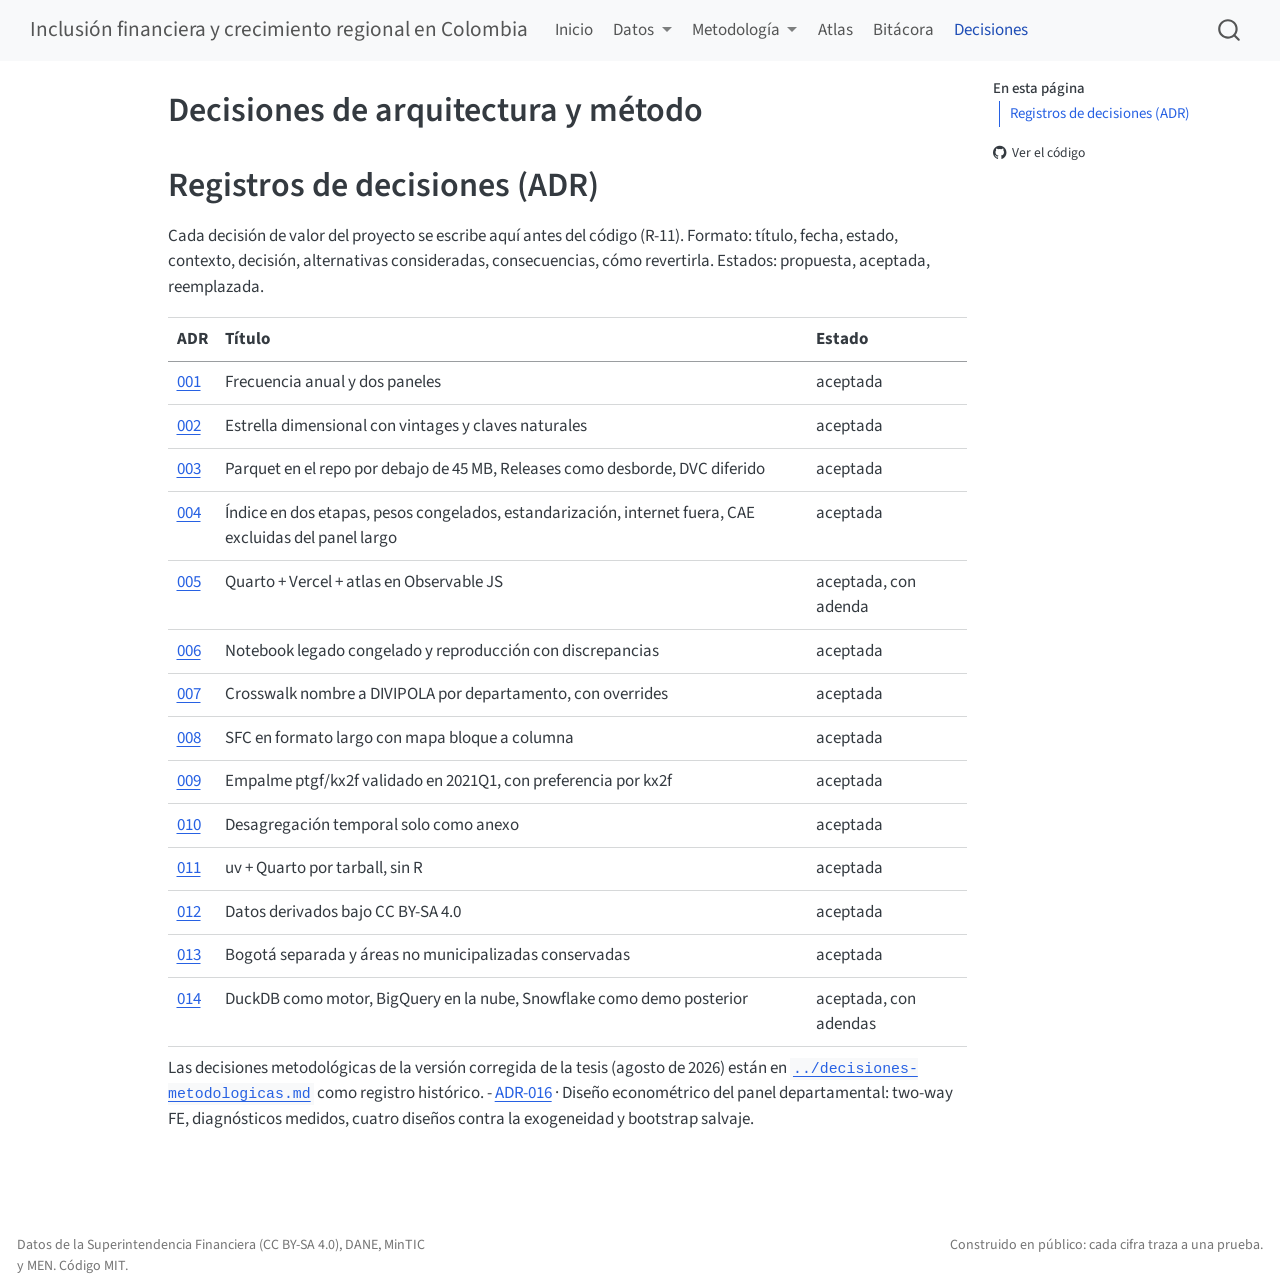
<file: decisiones.html>
<!DOCTYPE html>
<html xmlns="http://www.w3.org/1999/xhtml" lang="es" xml:lang="es"><head>

<meta charset="utf-8">
<meta name="generator" content="quarto-1.7.32">

<meta name="viewport" content="width=device-width, initial-scale=1.0, user-scalable=yes">


<title>Decisiones de arquitectura y método – Inclusión financiera y crecimiento regional en Colombia</title>
<style>
code{white-space: pre-wrap;}
span.smallcaps{font-variant: small-caps;}
div.columns{display: flex; gap: min(4vw, 1.5em);}
div.column{flex: auto; overflow-x: auto;}
div.hanging-indent{margin-left: 1.5em; text-indent: -1.5em;}
ul.task-list{list-style: none;}
ul.task-list li input[type="checkbox"] {
  width: 0.8em;
  margin: 0 0.8em 0.2em -1em; /* quarto-specific, see https://github.com/quarto-dev/quarto-cli/issues/4556 */ 
  vertical-align: middle;
}
</style>


<script src="site_libs/quarto-nav/quarto-nav.js"></script>
<script src="site_libs/quarto-nav/headroom.min.js"></script>
<script src="site_libs/clipboard/clipboard.min.js"></script>
<script src="site_libs/quarto-search/autocomplete.umd.js"></script>
<script src="site_libs/quarto-search/fuse.min.js"></script>
<script src="site_libs/quarto-search/quarto-search.js"></script>
<meta name="quarto:offset" content="./">
<script src="site_libs/quarto-html/quarto.js" type="module"></script>
<script src="site_libs/quarto-html/tabsets/tabsets.js" type="module"></script>
<script src="site_libs/quarto-html/popper.min.js"></script>
<script src="site_libs/quarto-html/tippy.umd.min.js"></script>
<script src="site_libs/quarto-html/anchor.min.js"></script>
<link href="site_libs/quarto-html/tippy.css" rel="stylesheet">
<link href="site_libs/quarto-html/quarto-syntax-highlighting-37eea08aefeeee20ff55810ff984fec1.css" rel="stylesheet" id="quarto-text-highlighting-styles">
<script src="site_libs/bootstrap/bootstrap.min.js"></script>
<link href="site_libs/bootstrap/bootstrap-icons.css" rel="stylesheet">
<link href="site_libs/bootstrap/bootstrap-7c041f0f1c024a3500aba4102d922bba.min.css" rel="stylesheet" append-hash="true" id="quarto-bootstrap" data-mode="light">
<script id="quarto-search-options" type="application/json">{
  "location": "navbar",
  "copy-button": false,
  "collapse-after": 3,
  "panel-placement": "end",
  "type": "overlay",
  "limit": 50,
  "keyboard-shortcut": [
    "f",
    "/",
    "s"
  ],
  "show-item-context": false,
  "language": {
    "search-no-results-text": "Sin resultados",
    "search-matching-documents-text": "documentos encontrados",
    "search-copy-link-title": "Copiar el enlace en la búsqueda",
    "search-hide-matches-text": "Ocultar resultados adicionales",
    "search-more-match-text": "resultado adicional en este documento",
    "search-more-matches-text": "resultados adicionales en este documento",
    "search-clear-button-title": "Borrar",
    "search-text-placeholder": "",
    "search-detached-cancel-button-title": "Cancelar",
    "search-submit-button-title": "Enviar",
    "search-label": "Buscar"
  }
}</script>


</head>

<body class="nav-fixed quarto-light">

<div id="quarto-search-results"></div>
  <header id="quarto-header" class="headroom fixed-top">
    <nav class="navbar navbar-expand-lg " data-bs-theme="dark">
      <div class="navbar-container container-fluid">
      <div class="navbar-brand-container mx-auto">
    <a class="navbar-brand" href="./index.html">
    <span class="navbar-title">Inclusión financiera y crecimiento regional en Colombia</span>
    </a>
  </div>
            <div id="quarto-search" class="" title="Buscar"></div>
          <button class="navbar-toggler" type="button" data-bs-toggle="collapse" data-bs-target="#navbarCollapse" aria-controls="navbarCollapse" role="menu" aria-expanded="false" aria-label="Navegación de palanca" onclick="if (window.quartoToggleHeadroom) { window.quartoToggleHeadroom(); }">
  <span class="navbar-toggler-icon"></span>
</button>
          <div class="collapse navbar-collapse" id="navbarCollapse">
            <ul class="navbar-nav navbar-nav-scroll me-auto">
  <li class="nav-item">
    <a class="nav-link" href="./index.html"> 
<span class="menu-text">Inicio</span></a>
  </li>  
  <li class="nav-item dropdown ">
    <a class="nav-link dropdown-toggle" href="#" id="nav-menu-datos" role="link" data-bs-toggle="dropdown" aria-expanded="false">
 <span class="menu-text">Datos</span>
    </a>
    <ul class="dropdown-menu" aria-labelledby="nav-menu-datos">    
        <li>
    <a class="dropdown-item" href="./datos/fuentes.html">
 <span class="dropdown-text">Fuentes y manifiesto</span></a>
  </li>  
        <li>
    <a class="dropdown-item" href="./datos/diccionario-legacy.html">
 <span class="dropdown-text">Diccionario del panel legado</span></a>
  </li>  
        <li>
    <a class="dropdown-item" href="./datos/modelo-de-datos.html">
 <span class="dropdown-text">Modelo de datos</span></a>
  </li>  
        <li>
    <a class="dropdown-item" href="./datos/crosswalk.html">
 <span class="dropdown-text">Claves geográficas de la SFC y empalme 2021Q1</span></a>
  </li>  
    </ul>
  </li>
  <li class="nav-item dropdown ">
    <a class="nav-link dropdown-toggle" href="#" id="nav-menu-metodología" role="link" data-bs-toggle="dropdown" aria-expanded="false">
 <span class="menu-text">Metodología</span>
    </a>
    <ul class="dropdown-menu" aria-labelledby="nav-menu-metodología">    
        <li>
    <a class="dropdown-item" href="./metodologia/indice.html">
 <span class="dropdown-text">El índice de inclusión financiera</span></a>
  </li>  
        <li>
    <a class="dropdown-item" href="./metodologia/panel.html">
 <span class="dropdown-text">Panel anual: inclusión financiera y crecimiento</span></a>
  </li>  
    </ul>
  </li>
  <li class="nav-item">
    <a class="nav-link" href="./atlas/index.html"> 
<span class="menu-text">Atlas</span></a>
  </li>  
  <li class="nav-item">
    <a class="nav-link" href="./bitacora.html"> 
<span class="menu-text">Bitácora</span></a>
  </li>  
  <li class="nav-item">
    <a class="nav-link active" href="./decisiones.html" aria-current="page"> 
<span class="menu-text">Decisiones</span></a>
  </li>  
</ul>
          </div> <!-- /navcollapse -->
            <div class="quarto-navbar-tools">
</div>
      </div> <!-- /container-fluid -->
    </nav>
</header>
<!-- content -->
<div id="quarto-content" class="quarto-container page-columns page-rows-contents page-layout-article page-navbar">
<!-- sidebar -->
<!-- margin-sidebar -->
    <div id="quarto-margin-sidebar" class="sidebar margin-sidebar">
        <nav id="TOC" role="doc-toc" class="toc-active">
    <h2 id="toc-title">En esta página</h2>
   
  <ul>
  <li><a href="#registros-de-decisiones-adr" id="toc-registros-de-decisiones-adr" class="nav-link active" data-scroll-target="#registros-de-decisiones-adr">Registros de decisiones (ADR)</a></li>
  </ul>
<div class="toc-actions"><ul><li><a href="https://github.com/DavinsonR/financial-inclusion-colombia/blob/main/decisiones.qmd" class="toc-action"><i class="bi bi-github"></i>Ver el código</a></li></ul></div></nav>
    </div>
<!-- main -->
<main class="content" id="quarto-document-content">

<header id="title-block-header" class="quarto-title-block default">
<div class="quarto-title">
<h1 class="title">Decisiones de arquitectura y método</h1>
</div>



<div class="quarto-title-meta">

    
  
    
  </div>
  


</header>


<section id="registros-de-decisiones-adr" class="level1">
<h1>Registros de decisiones (ADR)</h1>
<p>Cada decisión de valor del proyecto se escribe aquí antes del código (R-11). Formato: título, fecha, estado, contexto, decisión, alternativas consideradas, consecuencias, cómo revertirla. Estados: propuesta, aceptada, reemplazada.</p>
<table class="caption-top table">
<thead>
<tr class="header">
<th>ADR</th>
<th>Título</th>
<th>Estado</th>
</tr>
</thead>
<tbody>
<tr class="odd">
<td><a href="ADR-001-frecuencia-anual.md">001</a></td>
<td>Frecuencia anual y dos paneles</td>
<td>aceptada</td>
</tr>
<tr class="even">
<td><a href="ADR-002-estrella-con-vintages.md">002</a></td>
<td>Estrella dimensional con vintages y claves naturales</td>
<td>aceptada</td>
</tr>
<tr class="odd">
<td><a href="ADR-003-parquet-en-repo-releases-dvc.md">003</a></td>
<td>Parquet en el repo por debajo de 45 MB, Releases como desborde, DVC diferido</td>
<td>aceptada</td>
</tr>
<tr class="even">
<td><a href="ADR-004-indice-en-dos-etapas.md">004</a></td>
<td>Índice en dos etapas, pesos congelados, estandarización, internet fuera, CAE excluidas del panel largo</td>
<td>aceptada</td>
</tr>
<tr class="odd">
<td><a href="ADR-005-quarto-pages-atlas-ojs.md">005</a></td>
<td>Quarto + Vercel + atlas en Observable JS</td>
<td>aceptada, con adenda</td>
</tr>
<tr class="even">
<td><a href="ADR-006-notebook-legado-congelado.md">006</a></td>
<td>Notebook legado congelado y reproducción con discrepancias</td>
<td>aceptada</td>
</tr>
<tr class="odd">
<td><a href="ADR-007-crosswalk-por-departamento.md">007</a></td>
<td>Crosswalk nombre a DIVIPOLA por departamento, con overrides</td>
<td>aceptada</td>
</tr>
<tr class="even">
<td><a href="ADR-008-sfc-en-largo-mapa-bloque-columna.md">008</a></td>
<td>SFC en formato largo con mapa bloque a columna</td>
<td>aceptada</td>
</tr>
<tr class="odd">
<td><a href="ADR-009-empalme-ptgf-kx2f-2021q1.md">009</a></td>
<td>Empalme ptgf/kx2f validado en 2021Q1, con preferencia por kx2f</td>
<td>aceptada</td>
</tr>
<tr class="even">
<td><a href="ADR-010-desagregacion-temporal-anexo.md">010</a></td>
<td>Desagregación temporal solo como anexo</td>
<td>aceptada</td>
</tr>
<tr class="odd">
<td><a href="ADR-011-uv-quarto-tarball-sin-r.md">011</a></td>
<td>uv + Quarto por tarball, sin R</td>
<td>aceptada</td>
</tr>
<tr class="even">
<td><a href="ADR-012-datos-derivados-cc-by-sa.md">012</a></td>
<td>Datos derivados bajo CC BY-SA 4.0</td>
<td>aceptada</td>
</tr>
<tr class="odd">
<td><a href="ADR-013-bogota-separada-y-anm.md">013</a></td>
<td>Bogotá separada y áreas no municipalizadas conservadas</td>
<td>aceptada</td>
</tr>
<tr class="even">
<td><a href="ADR-014-snowflake.md">014</a></td>
<td>DuckDB como motor, BigQuery en la nube, Snowflake como demo posterior</td>
<td>aceptada, con adendas</td>
</tr>
</tbody>
</table>
<p>Las decisiones metodológicas de la versión corregida de la tesis (agosto de 2026) están en <a href="../decisiones-metodologicas.md"><code>../decisiones-metodologicas.md</code></a> como registro histórico. - <a href="ADR-016-diseno-econometrico.md">ADR-016</a> · Diseño econométrico del panel departamental: two-way FE, diagnósticos medidos, cuatro diseños contra la exogeneidad y bootstrap salvaje.</p>


</section>

</main> <!-- /main -->
<script id="quarto-html-after-body" type="application/javascript">
  window.document.addEventListener("DOMContentLoaded", function (event) {
    const icon = "";
    const anchorJS = new window.AnchorJS();
    anchorJS.options = {
      placement: 'right',
      icon: icon
    };
    anchorJS.add('.anchored');
    const isCodeAnnotation = (el) => {
      for (const clz of el.classList) {
        if (clz.startsWith('code-annotation-')) {                     
          return true;
        }
      }
      return false;
    }
    const onCopySuccess = function(e) {
      // button target
      const button = e.trigger;
      // don't keep focus
      button.blur();
      // flash "checked"
      button.classList.add('code-copy-button-checked');
      var currentTitle = button.getAttribute("title");
      button.setAttribute("title", "Copiado");
      let tooltip;
      if (window.bootstrap) {
        button.setAttribute("data-bs-toggle", "tooltip");
        button.setAttribute("data-bs-placement", "left");
        button.setAttribute("data-bs-title", "Copiado");
        tooltip = new bootstrap.Tooltip(button, 
          { trigger: "manual", 
            customClass: "code-copy-button-tooltip",
            offset: [0, -8]});
        tooltip.show();    
      }
      setTimeout(function() {
        if (tooltip) {
          tooltip.hide();
          button.removeAttribute("data-bs-title");
          button.removeAttribute("data-bs-toggle");
          button.removeAttribute("data-bs-placement");
        }
        button.setAttribute("title", currentTitle);
        button.classList.remove('code-copy-button-checked');
      }, 1000);
      // clear code selection
      e.clearSelection();
    }
    const getTextToCopy = function(trigger) {
        const codeEl = trigger.previousElementSibling.cloneNode(true);
        for (const childEl of codeEl.children) {
          if (isCodeAnnotation(childEl)) {
            childEl.remove();
          }
        }
        return codeEl.innerText;
    }
    const clipboard = new window.ClipboardJS('.code-copy-button:not([data-in-quarto-modal])', {
      text: getTextToCopy
    });
    clipboard.on('success', onCopySuccess);
    if (window.document.getElementById('quarto-embedded-source-code-modal')) {
      const clipboardModal = new window.ClipboardJS('.code-copy-button[data-in-quarto-modal]', {
        text: getTextToCopy,
        container: window.document.getElementById('quarto-embedded-source-code-modal')
      });
      clipboardModal.on('success', onCopySuccess);
    }
      var localhostRegex = new RegExp(/^(?:http|https):\/\/localhost\:?[0-9]*\//);
      var mailtoRegex = new RegExp(/^mailto:/);
        var filterRegex = new RegExp("https:\/\/financial-inclusion-colombia\.vercel\.app\/");
      var isInternal = (href) => {
          return filterRegex.test(href) || localhostRegex.test(href) || mailtoRegex.test(href);
      }
      // Inspect non-navigation links and adorn them if external
     var links = window.document.querySelectorAll('a[href]:not(.nav-link):not(.navbar-brand):not(.toc-action):not(.sidebar-link):not(.sidebar-item-toggle):not(.pagination-link):not(.no-external):not([aria-hidden]):not(.dropdown-item):not(.quarto-navigation-tool):not(.about-link)');
      for (var i=0; i<links.length; i++) {
        const link = links[i];
        if (!isInternal(link.href)) {
          // undo the damage that might have been done by quarto-nav.js in the case of
          // links that we want to consider external
          if (link.dataset.originalHref !== undefined) {
            link.href = link.dataset.originalHref;
          }
        }
      }
    function tippyHover(el, contentFn, onTriggerFn, onUntriggerFn) {
      const config = {
        allowHTML: true,
        maxWidth: 500,
        delay: 100,
        arrow: false,
        appendTo: function(el) {
            return el.parentElement;
        },
        interactive: true,
        interactiveBorder: 10,
        theme: 'quarto',
        placement: 'bottom-start',
      };
      if (contentFn) {
        config.content = contentFn;
      }
      if (onTriggerFn) {
        config.onTrigger = onTriggerFn;
      }
      if (onUntriggerFn) {
        config.onUntrigger = onUntriggerFn;
      }
      window.tippy(el, config); 
    }
    const noterefs = window.document.querySelectorAll('a[role="doc-noteref"]');
    for (var i=0; i<noterefs.length; i++) {
      const ref = noterefs[i];
      tippyHover(ref, function() {
        // use id or data attribute instead here
        let href = ref.getAttribute('data-footnote-href') || ref.getAttribute('href');
        try { href = new URL(href).hash; } catch {}
        const id = href.replace(/^#\/?/, "");
        const note = window.document.getElementById(id);
        if (note) {
          return note.innerHTML;
        } else {
          return "";
        }
      });
    }
    const xrefs = window.document.querySelectorAll('a.quarto-xref');
    const processXRef = (id, note) => {
      // Strip column container classes
      const stripColumnClz = (el) => {
        el.classList.remove("page-full", "page-columns");
        if (el.children) {
          for (const child of el.children) {
            stripColumnClz(child);
          }
        }
      }
      stripColumnClz(note)
      if (id === null || id.startsWith('sec-')) {
        // Special case sections, only their first couple elements
        const container = document.createElement("div");
        if (note.children && note.children.length > 2) {
          container.appendChild(note.children[0].cloneNode(true));
          for (let i = 1; i < note.children.length; i++) {
            const child = note.children[i];
            if (child.tagName === "P" && child.innerText === "") {
              continue;
            } else {
              container.appendChild(child.cloneNode(true));
              break;
            }
          }
          if (window.Quarto?.typesetMath) {
            window.Quarto.typesetMath(container);
          }
          return container.innerHTML
        } else {
          if (window.Quarto?.typesetMath) {
            window.Quarto.typesetMath(note);
          }
          return note.innerHTML;
        }
      } else {
        // Remove any anchor links if they are present
        const anchorLink = note.querySelector('a.anchorjs-link');
        if (anchorLink) {
          anchorLink.remove();
        }
        if (window.Quarto?.typesetMath) {
          window.Quarto.typesetMath(note);
        }
        if (note.classList.contains("callout")) {
          return note.outerHTML;
        } else {
          return note.innerHTML;
        }
      }
    }
    for (var i=0; i<xrefs.length; i++) {
      const xref = xrefs[i];
      tippyHover(xref, undefined, function(instance) {
        instance.disable();
        let url = xref.getAttribute('href');
        let hash = undefined; 
        if (url.startsWith('#')) {
          hash = url;
        } else {
          try { hash = new URL(url).hash; } catch {}
        }
        if (hash) {
          const id = hash.replace(/^#\/?/, "");
          const note = window.document.getElementById(id);
          if (note !== null) {
            try {
              const html = processXRef(id, note.cloneNode(true));
              instance.setContent(html);
            } finally {
              instance.enable();
              instance.show();
            }
          } else {
            // See if we can fetch this
            fetch(url.split('#')[0])
            .then(res => res.text())
            .then(html => {
              const parser = new DOMParser();
              const htmlDoc = parser.parseFromString(html, "text/html");
              const note = htmlDoc.getElementById(id);
              if (note !== null) {
                const html = processXRef(id, note);
                instance.setContent(html);
              } 
            }).finally(() => {
              instance.enable();
              instance.show();
            });
          }
        } else {
          // See if we can fetch a full url (with no hash to target)
          // This is a special case and we should probably do some content thinning / targeting
          fetch(url)
          .then(res => res.text())
          .then(html => {
            const parser = new DOMParser();
            const htmlDoc = parser.parseFromString(html, "text/html");
            const note = htmlDoc.querySelector('main.content');
            if (note !== null) {
              // This should only happen for chapter cross references
              // (since there is no id in the URL)
              // remove the first header
              if (note.children.length > 0 && note.children[0].tagName === "HEADER") {
                note.children[0].remove();
              }
              const html = processXRef(null, note);
              instance.setContent(html);
            } 
          }).finally(() => {
            instance.enable();
            instance.show();
          });
        }
      }, function(instance) {
      });
    }
        let selectedAnnoteEl;
        const selectorForAnnotation = ( cell, annotation) => {
          let cellAttr = 'data-code-cell="' + cell + '"';
          let lineAttr = 'data-code-annotation="' +  annotation + '"';
          const selector = 'span[' + cellAttr + '][' + lineAttr + ']';
          return selector;
        }
        const selectCodeLines = (annoteEl) => {
          const doc = window.document;
          const targetCell = annoteEl.getAttribute("data-target-cell");
          const targetAnnotation = annoteEl.getAttribute("data-target-annotation");
          const annoteSpan = window.document.querySelector(selectorForAnnotation(targetCell, targetAnnotation));
          const lines = annoteSpan.getAttribute("data-code-lines").split(",");
          const lineIds = lines.map((line) => {
            return targetCell + "-" + line;
          })
          let top = null;
          let height = null;
          let parent = null;
          if (lineIds.length > 0) {
              //compute the position of the single el (top and bottom and make a div)
              const el = window.document.getElementById(lineIds[0]);
              top = el.offsetTop;
              height = el.offsetHeight;
              parent = el.parentElement.parentElement;
            if (lineIds.length > 1) {
              const lastEl = window.document.getElementById(lineIds[lineIds.length - 1]);
              const bottom = lastEl.offsetTop + lastEl.offsetHeight;
              height = bottom - top;
            }
            if (top !== null && height !== null && parent !== null) {
              // cook up a div (if necessary) and position it 
              let div = window.document.getElementById("code-annotation-line-highlight");
              if (div === null) {
                div = window.document.createElement("div");
                div.setAttribute("id", "code-annotation-line-highlight");
                div.style.position = 'absolute';
                parent.appendChild(div);
              }
              div.style.top = top - 2 + "px";
              div.style.height = height + 4 + "px";
              div.style.left = 0;
              let gutterDiv = window.document.getElementById("code-annotation-line-highlight-gutter");
              if (gutterDiv === null) {
                gutterDiv = window.document.createElement("div");
                gutterDiv.setAttribute("id", "code-annotation-line-highlight-gutter");
                gutterDiv.style.position = 'absolute';
                const codeCell = window.document.getElementById(targetCell);
                const gutter = codeCell.querySelector('.code-annotation-gutter');
                gutter.appendChild(gutterDiv);
              }
              gutterDiv.style.top = top - 2 + "px";
              gutterDiv.style.height = height + 4 + "px";
            }
            selectedAnnoteEl = annoteEl;
          }
        };
        const unselectCodeLines = () => {
          const elementsIds = ["code-annotation-line-highlight", "code-annotation-line-highlight-gutter"];
          elementsIds.forEach((elId) => {
            const div = window.document.getElementById(elId);
            if (div) {
              div.remove();
            }
          });
          selectedAnnoteEl = undefined;
        };
          // Handle positioning of the toggle
      window.addEventListener(
        "resize",
        throttle(() => {
          elRect = undefined;
          if (selectedAnnoteEl) {
            selectCodeLines(selectedAnnoteEl);
          }
        }, 10)
      );
      function throttle(fn, ms) {
      let throttle = false;
      let timer;
        return (...args) => {
          if(!throttle) { // first call gets through
              fn.apply(this, args);
              throttle = true;
          } else { // all the others get throttled
              if(timer) clearTimeout(timer); // cancel #2
              timer = setTimeout(() => {
                fn.apply(this, args);
                timer = throttle = false;
              }, ms);
          }
        };
      }
        // Attach click handler to the DT
        const annoteDls = window.document.querySelectorAll('dt[data-target-cell]');
        for (const annoteDlNode of annoteDls) {
          annoteDlNode.addEventListener('click', (event) => {
            const clickedEl = event.target;
            if (clickedEl !== selectedAnnoteEl) {
              unselectCodeLines();
              const activeEl = window.document.querySelector('dt[data-target-cell].code-annotation-active');
              if (activeEl) {
                activeEl.classList.remove('code-annotation-active');
              }
              selectCodeLines(clickedEl);
              clickedEl.classList.add('code-annotation-active');
            } else {
              // Unselect the line
              unselectCodeLines();
              clickedEl.classList.remove('code-annotation-active');
            }
          });
        }
    const findCites = (el) => {
      const parentEl = el.parentElement;
      if (parentEl) {
        const cites = parentEl.dataset.cites;
        if (cites) {
          return {
            el,
            cites: cites.split(' ')
          };
        } else {
          return findCites(el.parentElement)
        }
      } else {
        return undefined;
      }
    };
    var bibliorefs = window.document.querySelectorAll('a[role="doc-biblioref"]');
    for (var i=0; i<bibliorefs.length; i++) {
      const ref = bibliorefs[i];
      const citeInfo = findCites(ref);
      if (citeInfo) {
        tippyHover(citeInfo.el, function() {
          var popup = window.document.createElement('div');
          citeInfo.cites.forEach(function(cite) {
            var citeDiv = window.document.createElement('div');
            citeDiv.classList.add('hanging-indent');
            citeDiv.classList.add('csl-entry');
            var biblioDiv = window.document.getElementById('ref-' + cite);
            if (biblioDiv) {
              citeDiv.innerHTML = biblioDiv.innerHTML;
            }
            popup.appendChild(citeDiv);
          });
          return popup.innerHTML;
        });
      }
    }
  });
  </script>
</div> <!-- /content -->
<footer class="footer">
  <div class="nav-footer">
    <div class="nav-footer-left">
<p>Datos de la Superintendencia Financiera (CC BY-SA 4.0), DANE, MinTIC y MEN. Código MIT.</p>
</div>   
    <div class="nav-footer-center">
      &nbsp;
    <div class="toc-actions d-sm-block d-md-none"><ul><li><a href="https://github.com/DavinsonR/financial-inclusion-colombia/blob/main/decisiones.qmd" class="toc-action"><i class="bi bi-github"></i>Ver el código</a></li></ul></div></div>
    <div class="nav-footer-right">
<p>Construido en público: cada cifra traza a una prueba.</p>
</div>
  </div>
</footer>




</body></html>
</file>
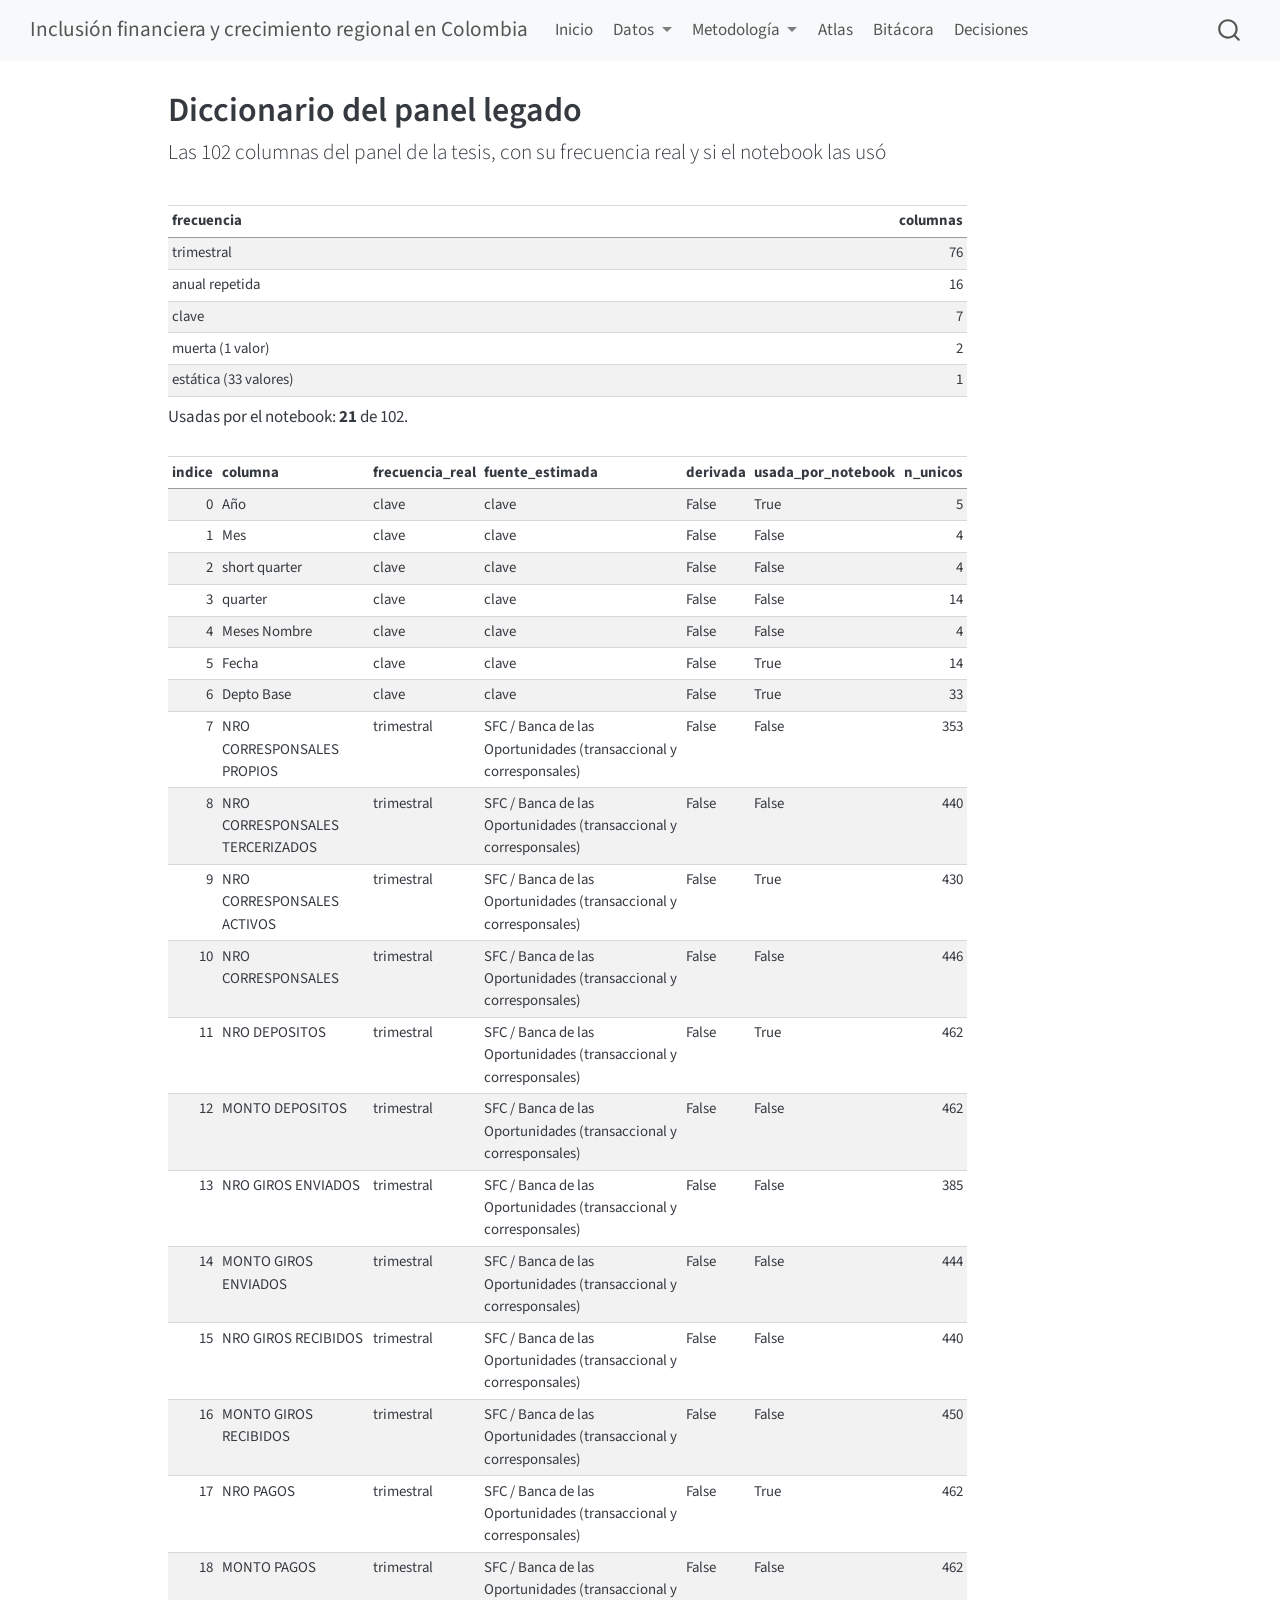
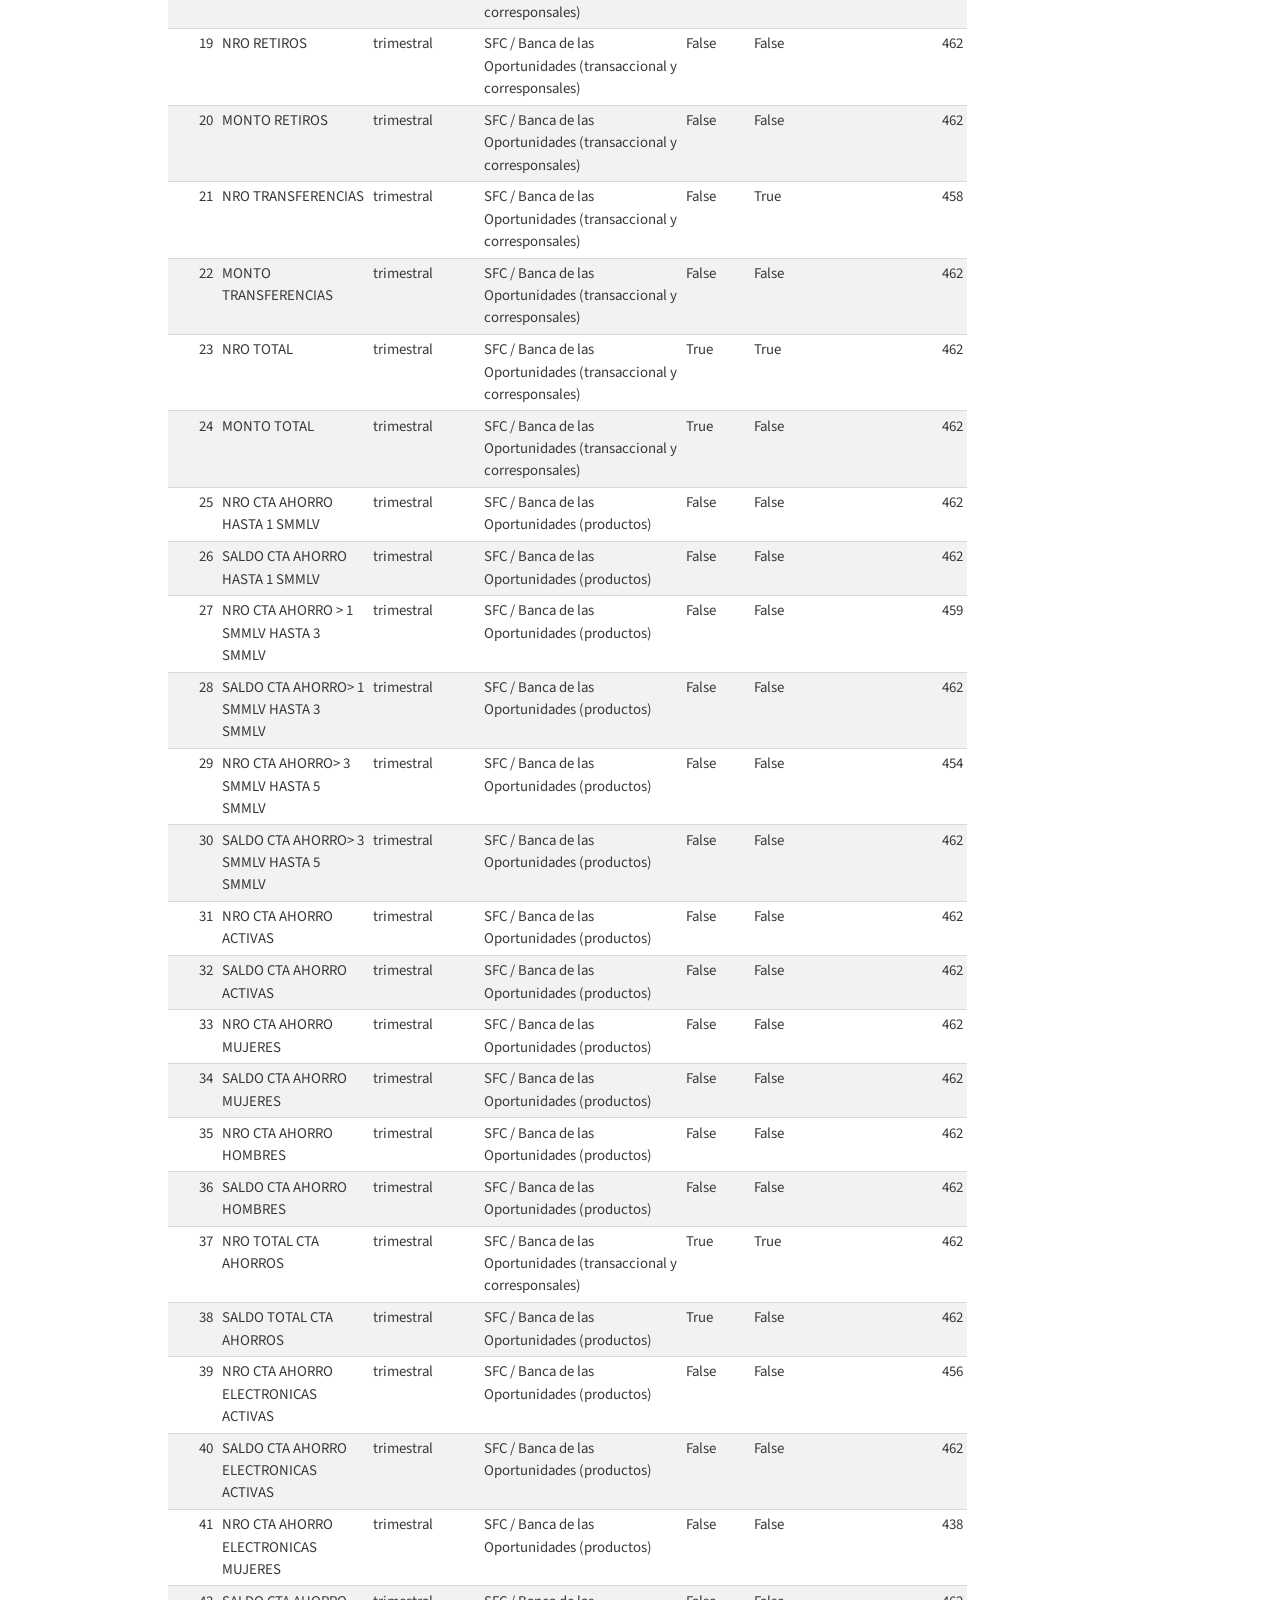
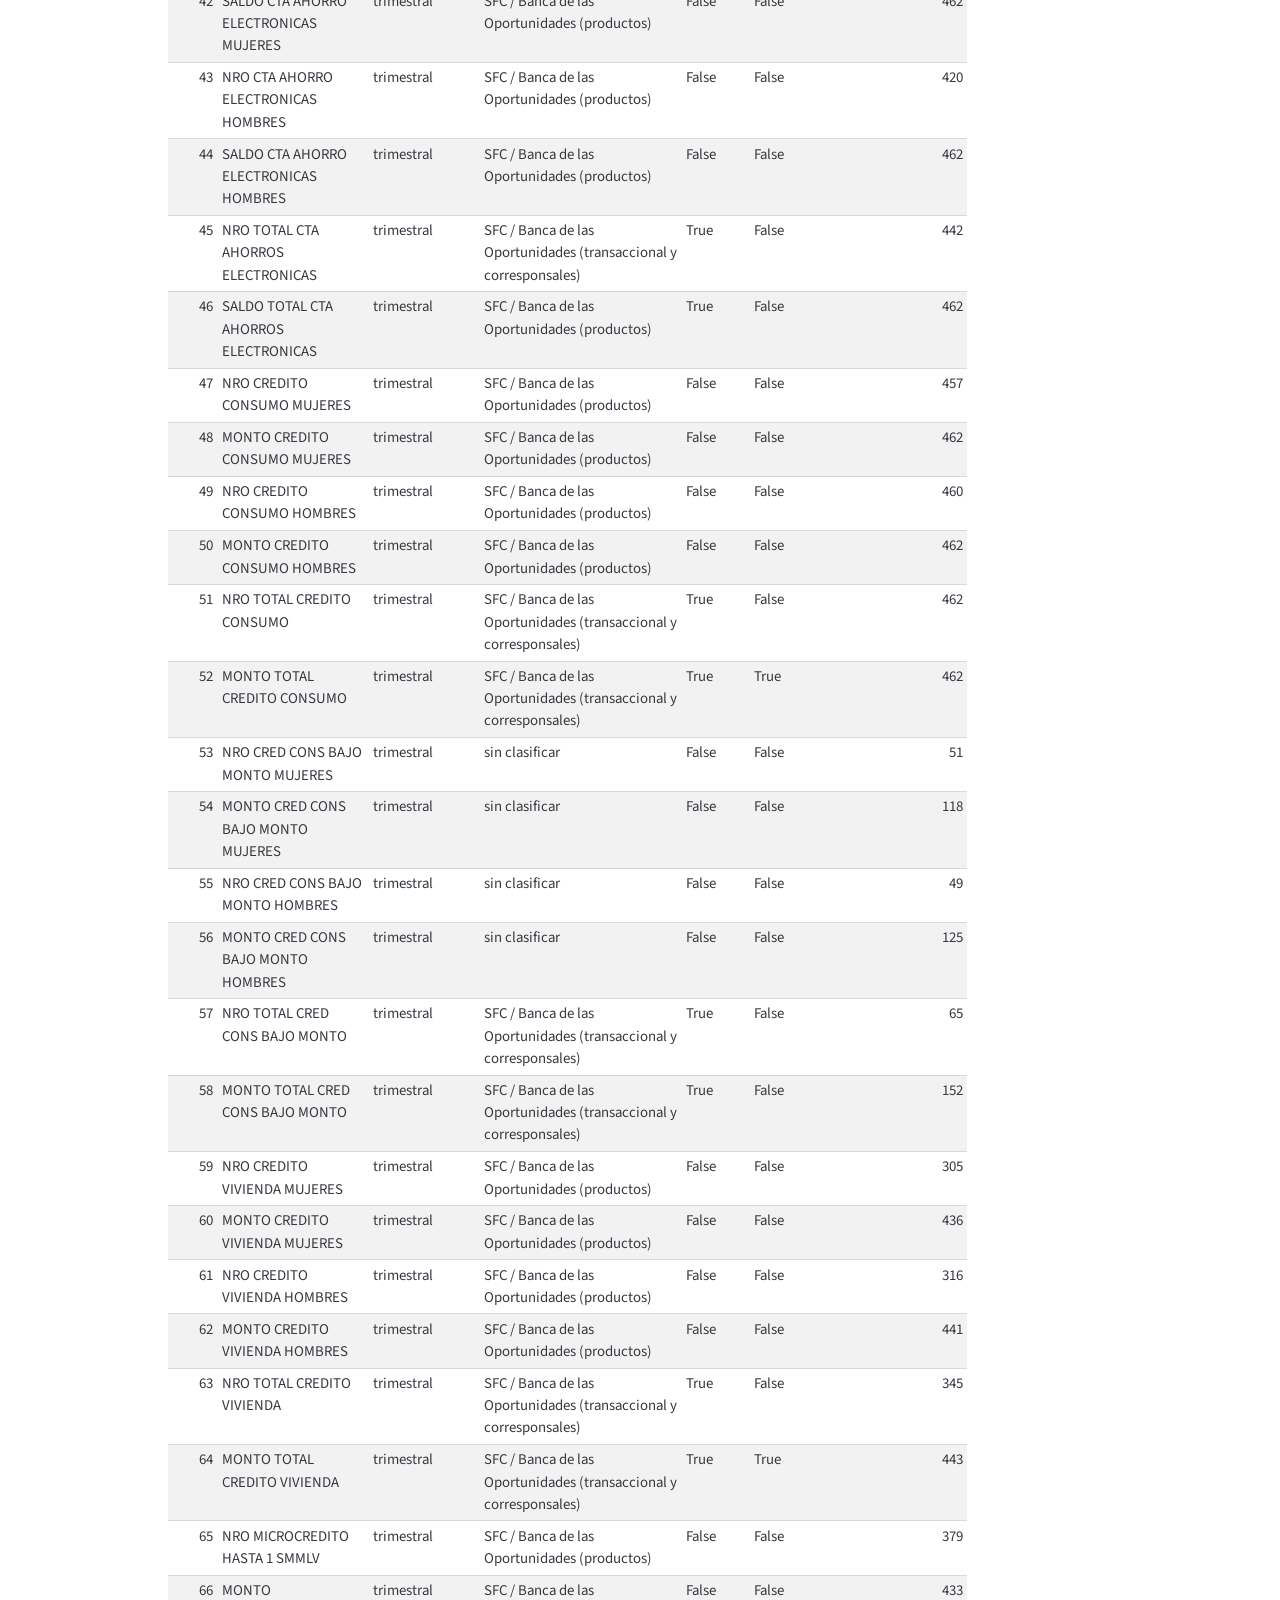
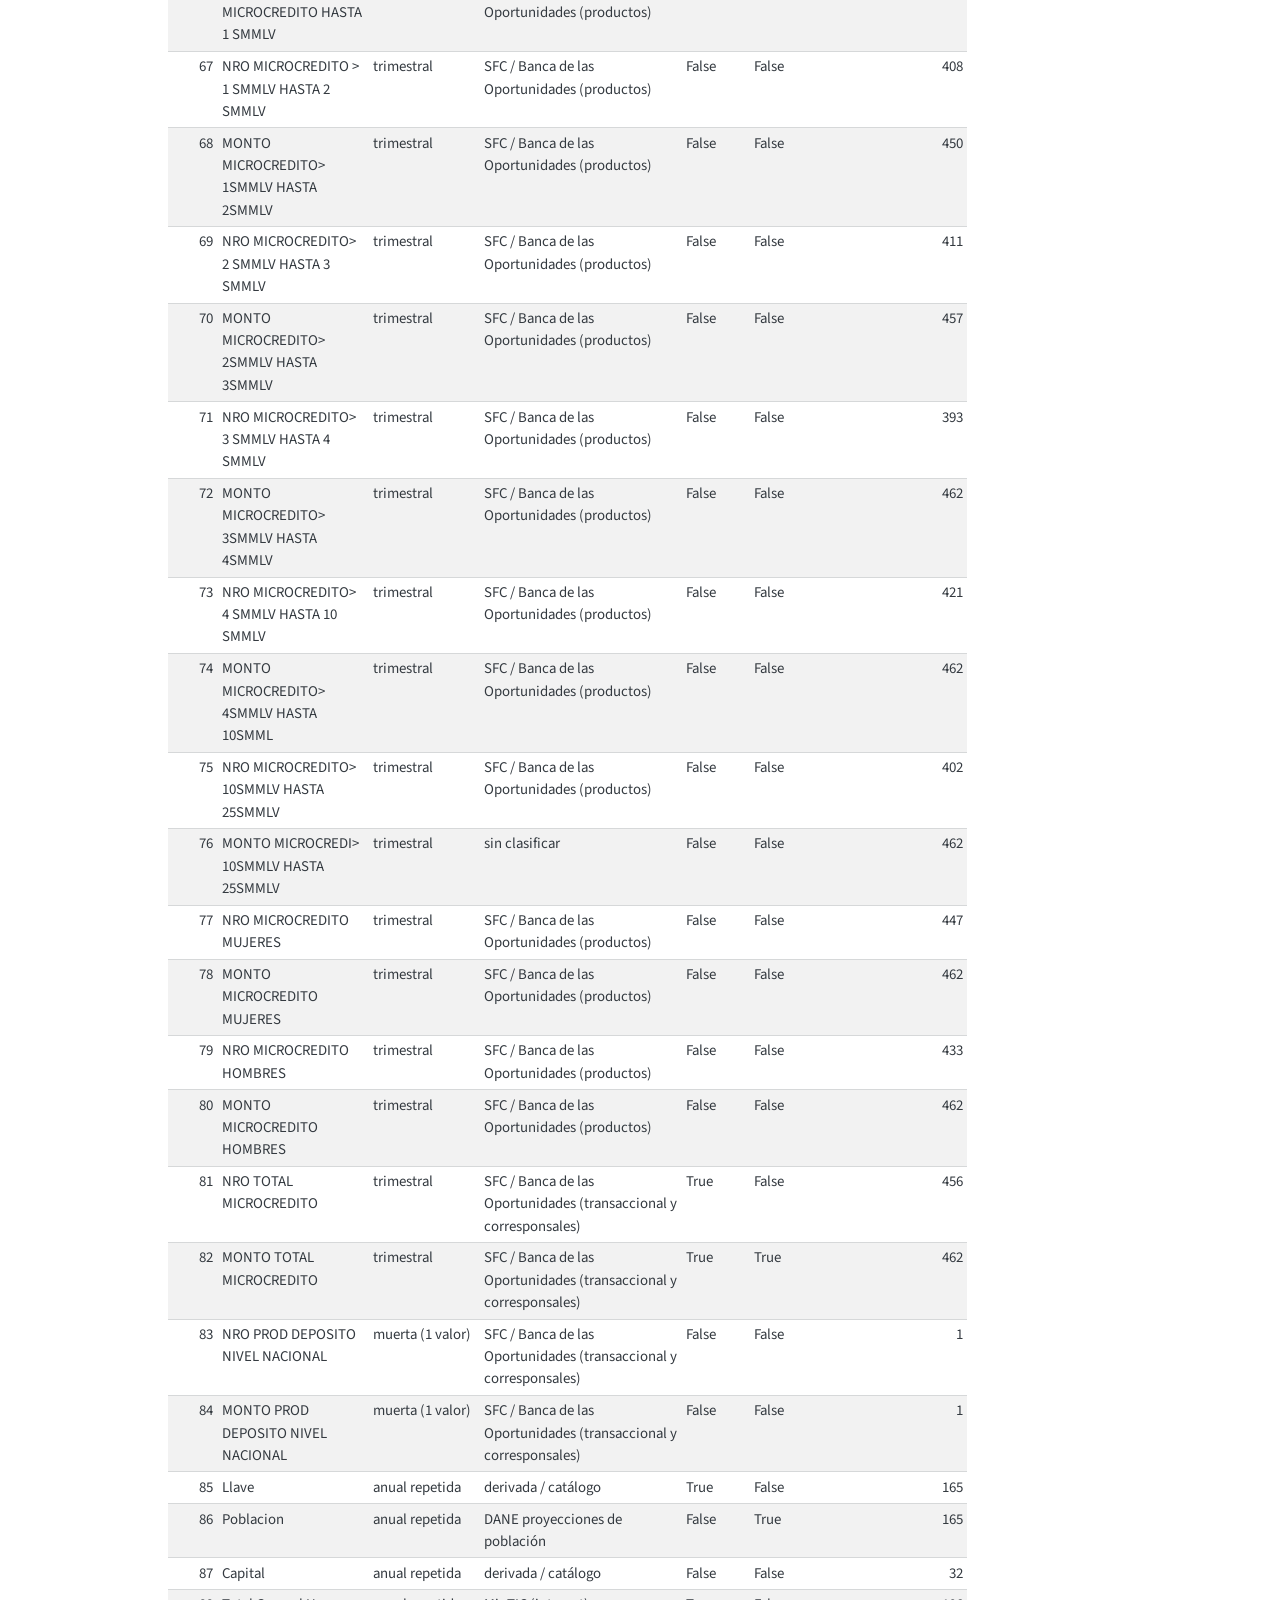
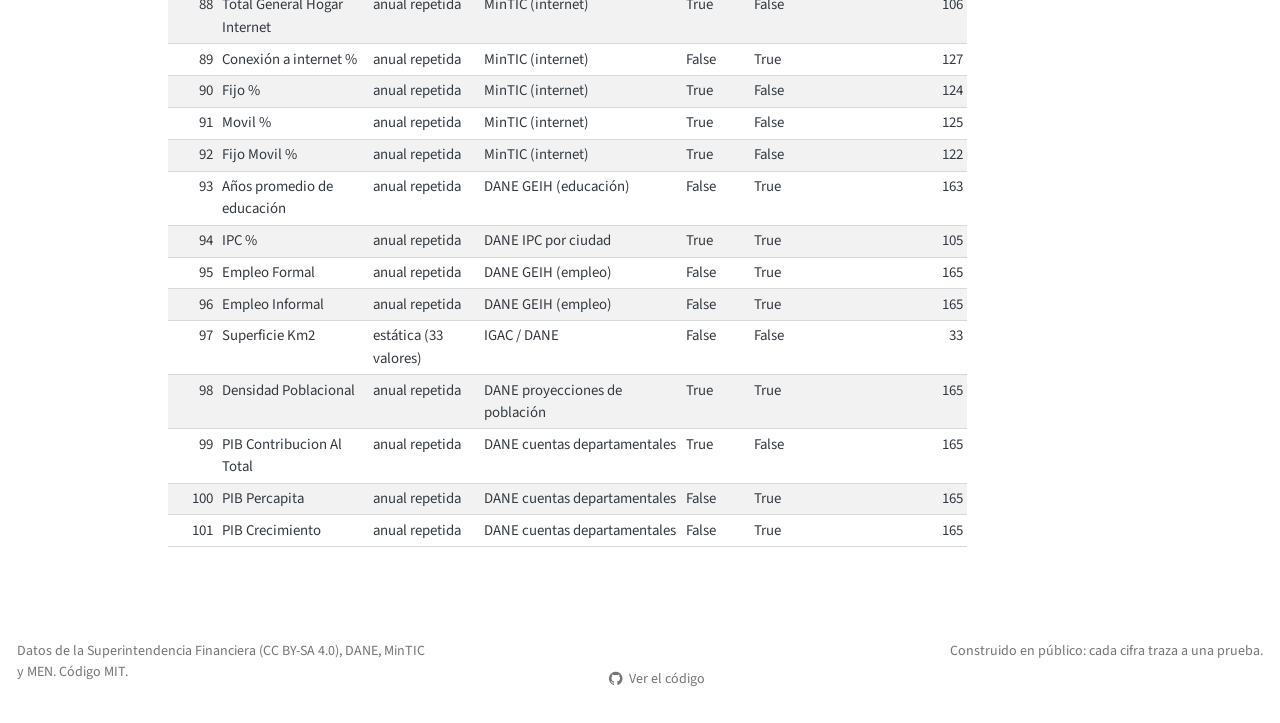
<file: datos/diccionario-legacy.html>
<!DOCTYPE html>
<html xmlns="http://www.w3.org/1999/xhtml" lang="es" xml:lang="es"><head>

<meta charset="utf-8">
<meta name="generator" content="quarto-1.7.32">

<meta name="viewport" content="width=device-width, initial-scale=1.0, user-scalable=yes">


<title>Diccionario del panel legado – Inclusión financiera y crecimiento regional en Colombia</title>
<style>
code{white-space: pre-wrap;}
span.smallcaps{font-variant: small-caps;}
div.columns{display: flex; gap: min(4vw, 1.5em);}
div.column{flex: auto; overflow-x: auto;}
div.hanging-indent{margin-left: 1.5em; text-indent: -1.5em;}
ul.task-list{list-style: none;}
ul.task-list li input[type="checkbox"] {
  width: 0.8em;
  margin: 0 0.8em 0.2em -1em; /* quarto-specific, see https://github.com/quarto-dev/quarto-cli/issues/4556 */ 
  vertical-align: middle;
}
</style>


<script src="../site_libs/quarto-nav/quarto-nav.js"></script>
<script src="../site_libs/quarto-nav/headroom.min.js"></script>
<script src="../site_libs/clipboard/clipboard.min.js"></script>
<script src="../site_libs/quarto-search/autocomplete.umd.js"></script>
<script src="../site_libs/quarto-search/fuse.min.js"></script>
<script src="../site_libs/quarto-search/quarto-search.js"></script>
<meta name="quarto:offset" content="../">
<script src="../site_libs/quarto-html/quarto.js" type="module"></script>
<script src="../site_libs/quarto-html/tabsets/tabsets.js" type="module"></script>
<script src="../site_libs/quarto-html/popper.min.js"></script>
<script src="../site_libs/quarto-html/tippy.umd.min.js"></script>
<script src="../site_libs/quarto-html/anchor.min.js"></script>
<link href="../site_libs/quarto-html/tippy.css" rel="stylesheet">
<link href="../site_libs/quarto-html/quarto-syntax-highlighting-37eea08aefeeee20ff55810ff984fec1.css" rel="stylesheet" id="quarto-text-highlighting-styles">
<script src="../site_libs/bootstrap/bootstrap.min.js"></script>
<link href="../site_libs/bootstrap/bootstrap-icons.css" rel="stylesheet">
<link href="../site_libs/bootstrap/bootstrap-7c041f0f1c024a3500aba4102d922bba.min.css" rel="stylesheet" append-hash="true" id="quarto-bootstrap" data-mode="light">
<script id="quarto-search-options" type="application/json">{
  "location": "navbar",
  "copy-button": false,
  "collapse-after": 3,
  "panel-placement": "end",
  "type": "overlay",
  "limit": 50,
  "keyboard-shortcut": [
    "f",
    "/",
    "s"
  ],
  "show-item-context": false,
  "language": {
    "search-no-results-text": "Sin resultados",
    "search-matching-documents-text": "documentos encontrados",
    "search-copy-link-title": "Copiar el enlace en la búsqueda",
    "search-hide-matches-text": "Ocultar resultados adicionales",
    "search-more-match-text": "resultado adicional en este documento",
    "search-more-matches-text": "resultados adicionales en este documento",
    "search-clear-button-title": "Borrar",
    "search-text-placeholder": "",
    "search-detached-cancel-button-title": "Cancelar",
    "search-submit-button-title": "Enviar",
    "search-label": "Buscar"
  }
}</script>


</head>

<body class="nav-fixed quarto-light">

<div id="quarto-search-results"></div>
  <header id="quarto-header" class="headroom fixed-top">
    <nav class="navbar navbar-expand-lg " data-bs-theme="dark">
      <div class="navbar-container container-fluid">
      <div class="navbar-brand-container mx-auto">
    <a class="navbar-brand" href="../index.html">
    <span class="navbar-title">Inclusión financiera y crecimiento regional en Colombia</span>
    </a>
  </div>
            <div id="quarto-search" class="" title="Buscar"></div>
          <button class="navbar-toggler" type="button" data-bs-toggle="collapse" data-bs-target="#navbarCollapse" aria-controls="navbarCollapse" role="menu" aria-expanded="false" aria-label="Navegación de palanca" onclick="if (window.quartoToggleHeadroom) { window.quartoToggleHeadroom(); }">
  <span class="navbar-toggler-icon"></span>
</button>
          <div class="collapse navbar-collapse" id="navbarCollapse">
            <ul class="navbar-nav navbar-nav-scroll me-auto">
  <li class="nav-item">
    <a class="nav-link" href="../index.html"> 
<span class="menu-text">Inicio</span></a>
  </li>  
  <li class="nav-item dropdown ">
    <a class="nav-link dropdown-toggle" href="#" id="nav-menu-datos" role="link" data-bs-toggle="dropdown" aria-expanded="false">
 <span class="menu-text">Datos</span>
    </a>
    <ul class="dropdown-menu" aria-labelledby="nav-menu-datos">    
        <li>
    <a class="dropdown-item" href="../datos/fuentes.html">
 <span class="dropdown-text">Fuentes y manifiesto</span></a>
  </li>  
        <li>
    <a class="dropdown-item" href="../datos/diccionario-legacy.html">
 <span class="dropdown-text">Diccionario del panel legado</span></a>
  </li>  
        <li>
    <a class="dropdown-item" href="../datos/modelo-de-datos.html">
 <span class="dropdown-text">Modelo de datos</span></a>
  </li>  
        <li>
    <a class="dropdown-item" href="../datos/crosswalk.html">
 <span class="dropdown-text">Claves geográficas de la SFC y empalme 2021Q1</span></a>
  </li>  
    </ul>
  </li>
  <li class="nav-item dropdown ">
    <a class="nav-link dropdown-toggle" href="#" id="nav-menu-metodología" role="link" data-bs-toggle="dropdown" aria-expanded="false">
 <span class="menu-text">Metodología</span>
    </a>
    <ul class="dropdown-menu" aria-labelledby="nav-menu-metodología">    
        <li>
    <a class="dropdown-item" href="../metodologia/indice.html">
 <span class="dropdown-text">El índice de inclusión financiera</span></a>
  </li>  
        <li>
    <a class="dropdown-item" href="../metodologia/panel.html">
 <span class="dropdown-text">Panel anual: inclusión financiera y crecimiento</span></a>
  </li>  
    </ul>
  </li>
  <li class="nav-item">
    <a class="nav-link" href="../atlas/index.html"> 
<span class="menu-text">Atlas</span></a>
  </li>  
  <li class="nav-item">
    <a class="nav-link" href="../bitacora.html"> 
<span class="menu-text">Bitácora</span></a>
  </li>  
  <li class="nav-item">
    <a class="nav-link" href="../decisiones.html"> 
<span class="menu-text">Decisiones</span></a>
  </li>  
</ul>
          </div> <!-- /navcollapse -->
            <div class="quarto-navbar-tools">
</div>
      </div> <!-- /container-fluid -->
    </nav>
</header>
<!-- content -->
<div id="quarto-content" class="quarto-container page-columns page-rows-contents page-layout-article page-navbar">
<!-- sidebar -->
<!-- margin-sidebar -->
    <div id="quarto-margin-sidebar" class="sidebar margin-sidebar zindex-bottom">
        
    </div>
<!-- main -->
<main class="content" id="quarto-document-content">

<header id="title-block-header" class="quarto-title-block default">
<div class="quarto-title">
<h1 class="title">Diccionario del panel legado</h1>
<p class="subtitle lead">Las 102 columnas del panel de la tesis, con su frecuencia real y si el notebook las usó</p>
</div>



<div class="quarto-title-meta">

    
  
    
  </div>
  


</header>


<div id="022b9f06" class="cell" data-execution_count="1">
<div class="cell-output cell-output-display cell-output-markdown" data-execution_count="1">
<table class="caption-top table table-sm table-striped small">
<thead>
<tr class="header">
<th style="text-align: left;">frecuencia</th>
<th style="text-align: right;">columnas</th>
</tr>
</thead>
<tbody>
<tr class="odd">
<td style="text-align: left;">trimestral</td>
<td style="text-align: right;">76</td>
</tr>
<tr class="even">
<td style="text-align: left;">anual repetida</td>
<td style="text-align: right;">16</td>
</tr>
<tr class="odd">
<td style="text-align: left;">clave</td>
<td style="text-align: right;">7</td>
</tr>
<tr class="even">
<td style="text-align: left;">muerta (1 valor)</td>
<td style="text-align: right;">2</td>
</tr>
<tr class="odd">
<td style="text-align: left;">estática (33 valores)</td>
<td style="text-align: right;">1</td>
</tr>
</tbody>
</table>
<p>Usadas por el notebook: <strong>21</strong> de 102.</p>
</div>
</div>
<div id="8086b087" class="cell" data-execution_count="2">
<div class="cell-output cell-output-display cell-output-markdown" data-execution_count="2">
<table class="caption-top table table-sm table-striped small">
<colgroup>
<col style="width: 5%">
<col style="width: 22%">
<col style="width: 12%">
<col style="width: 35%">
<col style="width: 6%">
<col style="width: 11%">
<col style="width: 6%">
</colgroup>
<thead>
<tr class="header">
<th style="text-align: right;">indice</th>
<th style="text-align: left;">columna</th>
<th style="text-align: left;">frecuencia_real</th>
<th style="text-align: left;">fuente_estimada</th>
<th style="text-align: left;">derivada</th>
<th style="text-align: left;">usada_por_notebook</th>
<th style="text-align: right;">n_unicos</th>
</tr>
</thead>
<tbody>
<tr class="odd">
<td style="text-align: right;">0</td>
<td style="text-align: left;">Año</td>
<td style="text-align: left;">clave</td>
<td style="text-align: left;">clave</td>
<td style="text-align: left;">False</td>
<td style="text-align: left;">True</td>
<td style="text-align: right;">5</td>
</tr>
<tr class="even">
<td style="text-align: right;">1</td>
<td style="text-align: left;">Mes</td>
<td style="text-align: left;">clave</td>
<td style="text-align: left;">clave</td>
<td style="text-align: left;">False</td>
<td style="text-align: left;">False</td>
<td style="text-align: right;">4</td>
</tr>
<tr class="odd">
<td style="text-align: right;">2</td>
<td style="text-align: left;">short quarter</td>
<td style="text-align: left;">clave</td>
<td style="text-align: left;">clave</td>
<td style="text-align: left;">False</td>
<td style="text-align: left;">False</td>
<td style="text-align: right;">4</td>
</tr>
<tr class="even">
<td style="text-align: right;">3</td>
<td style="text-align: left;">quarter</td>
<td style="text-align: left;">clave</td>
<td style="text-align: left;">clave</td>
<td style="text-align: left;">False</td>
<td style="text-align: left;">False</td>
<td style="text-align: right;">14</td>
</tr>
<tr class="odd">
<td style="text-align: right;">4</td>
<td style="text-align: left;">Meses Nombre</td>
<td style="text-align: left;">clave</td>
<td style="text-align: left;">clave</td>
<td style="text-align: left;">False</td>
<td style="text-align: left;">False</td>
<td style="text-align: right;">4</td>
</tr>
<tr class="even">
<td style="text-align: right;">5</td>
<td style="text-align: left;">Fecha</td>
<td style="text-align: left;">clave</td>
<td style="text-align: left;">clave</td>
<td style="text-align: left;">False</td>
<td style="text-align: left;">True</td>
<td style="text-align: right;">14</td>
</tr>
<tr class="odd">
<td style="text-align: right;">6</td>
<td style="text-align: left;">Depto Base</td>
<td style="text-align: left;">clave</td>
<td style="text-align: left;">clave</td>
<td style="text-align: left;">False</td>
<td style="text-align: left;">True</td>
<td style="text-align: right;">33</td>
</tr>
<tr class="even">
<td style="text-align: right;">7</td>
<td style="text-align: left;">NRO CORRESPONSALES PROPIOS</td>
<td style="text-align: left;">trimestral</td>
<td style="text-align: left;">SFC / Banca de las Oportunidades (transaccional y corresponsales)</td>
<td style="text-align: left;">False</td>
<td style="text-align: left;">False</td>
<td style="text-align: right;">353</td>
</tr>
<tr class="odd">
<td style="text-align: right;">8</td>
<td style="text-align: left;">NRO CORRESPONSALES TERCERIZADOS</td>
<td style="text-align: left;">trimestral</td>
<td style="text-align: left;">SFC / Banca de las Oportunidades (transaccional y corresponsales)</td>
<td style="text-align: left;">False</td>
<td style="text-align: left;">False</td>
<td style="text-align: right;">440</td>
</tr>
<tr class="even">
<td style="text-align: right;">9</td>
<td style="text-align: left;">NRO CORRESPONSALES ACTIVOS</td>
<td style="text-align: left;">trimestral</td>
<td style="text-align: left;">SFC / Banca de las Oportunidades (transaccional y corresponsales)</td>
<td style="text-align: left;">False</td>
<td style="text-align: left;">True</td>
<td style="text-align: right;">430</td>
</tr>
<tr class="odd">
<td style="text-align: right;">10</td>
<td style="text-align: left;">NRO CORRESPONSALES</td>
<td style="text-align: left;">trimestral</td>
<td style="text-align: left;">SFC / Banca de las Oportunidades (transaccional y corresponsales)</td>
<td style="text-align: left;">False</td>
<td style="text-align: left;">False</td>
<td style="text-align: right;">446</td>
</tr>
<tr class="even">
<td style="text-align: right;">11</td>
<td style="text-align: left;">NRO DEPOSITOS</td>
<td style="text-align: left;">trimestral</td>
<td style="text-align: left;">SFC / Banca de las Oportunidades (transaccional y corresponsales)</td>
<td style="text-align: left;">False</td>
<td style="text-align: left;">True</td>
<td style="text-align: right;">462</td>
</tr>
<tr class="odd">
<td style="text-align: right;">12</td>
<td style="text-align: left;">MONTO DEPOSITOS</td>
<td style="text-align: left;">trimestral</td>
<td style="text-align: left;">SFC / Banca de las Oportunidades (transaccional y corresponsales)</td>
<td style="text-align: left;">False</td>
<td style="text-align: left;">False</td>
<td style="text-align: right;">462</td>
</tr>
<tr class="even">
<td style="text-align: right;">13</td>
<td style="text-align: left;">NRO GIROS ENVIADOS</td>
<td style="text-align: left;">trimestral</td>
<td style="text-align: left;">SFC / Banca de las Oportunidades (transaccional y corresponsales)</td>
<td style="text-align: left;">False</td>
<td style="text-align: left;">False</td>
<td style="text-align: right;">385</td>
</tr>
<tr class="odd">
<td style="text-align: right;">14</td>
<td style="text-align: left;">MONTO GIROS ENVIADOS</td>
<td style="text-align: left;">trimestral</td>
<td style="text-align: left;">SFC / Banca de las Oportunidades (transaccional y corresponsales)</td>
<td style="text-align: left;">False</td>
<td style="text-align: left;">False</td>
<td style="text-align: right;">444</td>
</tr>
<tr class="even">
<td style="text-align: right;">15</td>
<td style="text-align: left;">NRO GIROS RECIBIDOS</td>
<td style="text-align: left;">trimestral</td>
<td style="text-align: left;">SFC / Banca de las Oportunidades (transaccional y corresponsales)</td>
<td style="text-align: left;">False</td>
<td style="text-align: left;">False</td>
<td style="text-align: right;">440</td>
</tr>
<tr class="odd">
<td style="text-align: right;">16</td>
<td style="text-align: left;">MONTO GIROS RECIBIDOS</td>
<td style="text-align: left;">trimestral</td>
<td style="text-align: left;">SFC / Banca de las Oportunidades (transaccional y corresponsales)</td>
<td style="text-align: left;">False</td>
<td style="text-align: left;">False</td>
<td style="text-align: right;">450</td>
</tr>
<tr class="even">
<td style="text-align: right;">17</td>
<td style="text-align: left;">NRO PAGOS</td>
<td style="text-align: left;">trimestral</td>
<td style="text-align: left;">SFC / Banca de las Oportunidades (transaccional y corresponsales)</td>
<td style="text-align: left;">False</td>
<td style="text-align: left;">True</td>
<td style="text-align: right;">462</td>
</tr>
<tr class="odd">
<td style="text-align: right;">18</td>
<td style="text-align: left;">MONTO PAGOS</td>
<td style="text-align: left;">trimestral</td>
<td style="text-align: left;">SFC / Banca de las Oportunidades (transaccional y corresponsales)</td>
<td style="text-align: left;">False</td>
<td style="text-align: left;">False</td>
<td style="text-align: right;">462</td>
</tr>
<tr class="even">
<td style="text-align: right;">19</td>
<td style="text-align: left;">NRO RETIROS</td>
<td style="text-align: left;">trimestral</td>
<td style="text-align: left;">SFC / Banca de las Oportunidades (transaccional y corresponsales)</td>
<td style="text-align: left;">False</td>
<td style="text-align: left;">False</td>
<td style="text-align: right;">462</td>
</tr>
<tr class="odd">
<td style="text-align: right;">20</td>
<td style="text-align: left;">MONTO RETIROS</td>
<td style="text-align: left;">trimestral</td>
<td style="text-align: left;">SFC / Banca de las Oportunidades (transaccional y corresponsales)</td>
<td style="text-align: left;">False</td>
<td style="text-align: left;">False</td>
<td style="text-align: right;">462</td>
</tr>
<tr class="even">
<td style="text-align: right;">21</td>
<td style="text-align: left;">NRO TRANSFERENCIAS</td>
<td style="text-align: left;">trimestral</td>
<td style="text-align: left;">SFC / Banca de las Oportunidades (transaccional y corresponsales)</td>
<td style="text-align: left;">False</td>
<td style="text-align: left;">True</td>
<td style="text-align: right;">458</td>
</tr>
<tr class="odd">
<td style="text-align: right;">22</td>
<td style="text-align: left;">MONTO TRANSFERENCIAS</td>
<td style="text-align: left;">trimestral</td>
<td style="text-align: left;">SFC / Banca de las Oportunidades (transaccional y corresponsales)</td>
<td style="text-align: left;">False</td>
<td style="text-align: left;">False</td>
<td style="text-align: right;">462</td>
</tr>
<tr class="even">
<td style="text-align: right;">23</td>
<td style="text-align: left;">NRO TOTAL</td>
<td style="text-align: left;">trimestral</td>
<td style="text-align: left;">SFC / Banca de las Oportunidades (transaccional y corresponsales)</td>
<td style="text-align: left;">True</td>
<td style="text-align: left;">True</td>
<td style="text-align: right;">462</td>
</tr>
<tr class="odd">
<td style="text-align: right;">24</td>
<td style="text-align: left;">MONTO TOTAL</td>
<td style="text-align: left;">trimestral</td>
<td style="text-align: left;">SFC / Banca de las Oportunidades (transaccional y corresponsales)</td>
<td style="text-align: left;">True</td>
<td style="text-align: left;">False</td>
<td style="text-align: right;">462</td>
</tr>
<tr class="even">
<td style="text-align: right;">25</td>
<td style="text-align: left;">NRO CTA AHORRO HASTA 1 SMMLV</td>
<td style="text-align: left;">trimestral</td>
<td style="text-align: left;">SFC / Banca de las Oportunidades (productos)</td>
<td style="text-align: left;">False</td>
<td style="text-align: left;">False</td>
<td style="text-align: right;">462</td>
</tr>
<tr class="odd">
<td style="text-align: right;">26</td>
<td style="text-align: left;">SALDO CTA AHORRO HASTA 1 SMMLV</td>
<td style="text-align: left;">trimestral</td>
<td style="text-align: left;">SFC / Banca de las Oportunidades (productos)</td>
<td style="text-align: left;">False</td>
<td style="text-align: left;">False</td>
<td style="text-align: right;">462</td>
</tr>
<tr class="even">
<td style="text-align: right;">27</td>
<td style="text-align: left;">NRO CTA AHORRO &gt; 1 SMMLV HASTA 3 SMMLV</td>
<td style="text-align: left;">trimestral</td>
<td style="text-align: left;">SFC / Banca de las Oportunidades (productos)</td>
<td style="text-align: left;">False</td>
<td style="text-align: left;">False</td>
<td style="text-align: right;">459</td>
</tr>
<tr class="odd">
<td style="text-align: right;">28</td>
<td style="text-align: left;">SALDO CTA AHORRO&gt; 1 SMMLV HASTA 3 SMMLV</td>
<td style="text-align: left;">trimestral</td>
<td style="text-align: left;">SFC / Banca de las Oportunidades (productos)</td>
<td style="text-align: left;">False</td>
<td style="text-align: left;">False</td>
<td style="text-align: right;">462</td>
</tr>
<tr class="even">
<td style="text-align: right;">29</td>
<td style="text-align: left;">NRO CTA AHORRO&gt; 3 SMMLV HASTA 5 SMMLV</td>
<td style="text-align: left;">trimestral</td>
<td style="text-align: left;">SFC / Banca de las Oportunidades (productos)</td>
<td style="text-align: left;">False</td>
<td style="text-align: left;">False</td>
<td style="text-align: right;">454</td>
</tr>
<tr class="odd">
<td style="text-align: right;">30</td>
<td style="text-align: left;">SALDO CTA AHORRO&gt; 3 SMMLV HASTA 5 SMMLV</td>
<td style="text-align: left;">trimestral</td>
<td style="text-align: left;">SFC / Banca de las Oportunidades (productos)</td>
<td style="text-align: left;">False</td>
<td style="text-align: left;">False</td>
<td style="text-align: right;">462</td>
</tr>
<tr class="even">
<td style="text-align: right;">31</td>
<td style="text-align: left;">NRO CTA AHORRO ACTIVAS</td>
<td style="text-align: left;">trimestral</td>
<td style="text-align: left;">SFC / Banca de las Oportunidades (productos)</td>
<td style="text-align: left;">False</td>
<td style="text-align: left;">False</td>
<td style="text-align: right;">462</td>
</tr>
<tr class="odd">
<td style="text-align: right;">32</td>
<td style="text-align: left;">SALDO CTA AHORRO ACTIVAS</td>
<td style="text-align: left;">trimestral</td>
<td style="text-align: left;">SFC / Banca de las Oportunidades (productos)</td>
<td style="text-align: left;">False</td>
<td style="text-align: left;">False</td>
<td style="text-align: right;">462</td>
</tr>
<tr class="even">
<td style="text-align: right;">33</td>
<td style="text-align: left;">NRO CTA AHORRO MUJERES</td>
<td style="text-align: left;">trimestral</td>
<td style="text-align: left;">SFC / Banca de las Oportunidades (productos)</td>
<td style="text-align: left;">False</td>
<td style="text-align: left;">False</td>
<td style="text-align: right;">462</td>
</tr>
<tr class="odd">
<td style="text-align: right;">34</td>
<td style="text-align: left;">SALDO CTA AHORRO MUJERES</td>
<td style="text-align: left;">trimestral</td>
<td style="text-align: left;">SFC / Banca de las Oportunidades (productos)</td>
<td style="text-align: left;">False</td>
<td style="text-align: left;">False</td>
<td style="text-align: right;">462</td>
</tr>
<tr class="even">
<td style="text-align: right;">35</td>
<td style="text-align: left;">NRO CTA AHORRO HOMBRES</td>
<td style="text-align: left;">trimestral</td>
<td style="text-align: left;">SFC / Banca de las Oportunidades (productos)</td>
<td style="text-align: left;">False</td>
<td style="text-align: left;">False</td>
<td style="text-align: right;">462</td>
</tr>
<tr class="odd">
<td style="text-align: right;">36</td>
<td style="text-align: left;">SALDO CTA AHORRO HOMBRES</td>
<td style="text-align: left;">trimestral</td>
<td style="text-align: left;">SFC / Banca de las Oportunidades (productos)</td>
<td style="text-align: left;">False</td>
<td style="text-align: left;">False</td>
<td style="text-align: right;">462</td>
</tr>
<tr class="even">
<td style="text-align: right;">37</td>
<td style="text-align: left;">NRO TOTAL CTA AHORROS</td>
<td style="text-align: left;">trimestral</td>
<td style="text-align: left;">SFC / Banca de las Oportunidades (transaccional y corresponsales)</td>
<td style="text-align: left;">True</td>
<td style="text-align: left;">True</td>
<td style="text-align: right;">462</td>
</tr>
<tr class="odd">
<td style="text-align: right;">38</td>
<td style="text-align: left;">SALDO TOTAL CTA AHORROS</td>
<td style="text-align: left;">trimestral</td>
<td style="text-align: left;">SFC / Banca de las Oportunidades (productos)</td>
<td style="text-align: left;">True</td>
<td style="text-align: left;">False</td>
<td style="text-align: right;">462</td>
</tr>
<tr class="even">
<td style="text-align: right;">39</td>
<td style="text-align: left;">NRO CTA AHORRO ELECTRONICAS ACTIVAS</td>
<td style="text-align: left;">trimestral</td>
<td style="text-align: left;">SFC / Banca de las Oportunidades (productos)</td>
<td style="text-align: left;">False</td>
<td style="text-align: left;">False</td>
<td style="text-align: right;">456</td>
</tr>
<tr class="odd">
<td style="text-align: right;">40</td>
<td style="text-align: left;">SALDO CTA AHORRO ELECTRONICAS ACTIVAS</td>
<td style="text-align: left;">trimestral</td>
<td style="text-align: left;">SFC / Banca de las Oportunidades (productos)</td>
<td style="text-align: left;">False</td>
<td style="text-align: left;">False</td>
<td style="text-align: right;">462</td>
</tr>
<tr class="even">
<td style="text-align: right;">41</td>
<td style="text-align: left;">NRO CTA AHORRO ELECTRONICAS MUJERES</td>
<td style="text-align: left;">trimestral</td>
<td style="text-align: left;">SFC / Banca de las Oportunidades (productos)</td>
<td style="text-align: left;">False</td>
<td style="text-align: left;">False</td>
<td style="text-align: right;">438</td>
</tr>
<tr class="odd">
<td style="text-align: right;">42</td>
<td style="text-align: left;">SALDO CTA AHORRO ELECTRONICAS MUJERES</td>
<td style="text-align: left;">trimestral</td>
<td style="text-align: left;">SFC / Banca de las Oportunidades (productos)</td>
<td style="text-align: left;">False</td>
<td style="text-align: left;">False</td>
<td style="text-align: right;">462</td>
</tr>
<tr class="even">
<td style="text-align: right;">43</td>
<td style="text-align: left;">NRO CTA AHORRO ELECTRONICAS HOMBRES</td>
<td style="text-align: left;">trimestral</td>
<td style="text-align: left;">SFC / Banca de las Oportunidades (productos)</td>
<td style="text-align: left;">False</td>
<td style="text-align: left;">False</td>
<td style="text-align: right;">420</td>
</tr>
<tr class="odd">
<td style="text-align: right;">44</td>
<td style="text-align: left;">SALDO CTA AHORRO ELECTRONICAS HOMBRES</td>
<td style="text-align: left;">trimestral</td>
<td style="text-align: left;">SFC / Banca de las Oportunidades (productos)</td>
<td style="text-align: left;">False</td>
<td style="text-align: left;">False</td>
<td style="text-align: right;">462</td>
</tr>
<tr class="even">
<td style="text-align: right;">45</td>
<td style="text-align: left;">NRO TOTAL CTA AHORROS ELECTRONICAS</td>
<td style="text-align: left;">trimestral</td>
<td style="text-align: left;">SFC / Banca de las Oportunidades (transaccional y corresponsales)</td>
<td style="text-align: left;">True</td>
<td style="text-align: left;">False</td>
<td style="text-align: right;">442</td>
</tr>
<tr class="odd">
<td style="text-align: right;">46</td>
<td style="text-align: left;">SALDO TOTAL CTA AHORROS ELECTRONICAS</td>
<td style="text-align: left;">trimestral</td>
<td style="text-align: left;">SFC / Banca de las Oportunidades (productos)</td>
<td style="text-align: left;">True</td>
<td style="text-align: left;">False</td>
<td style="text-align: right;">462</td>
</tr>
<tr class="even">
<td style="text-align: right;">47</td>
<td style="text-align: left;">NRO CREDITO CONSUMO MUJERES</td>
<td style="text-align: left;">trimestral</td>
<td style="text-align: left;">SFC / Banca de las Oportunidades (productos)</td>
<td style="text-align: left;">False</td>
<td style="text-align: left;">False</td>
<td style="text-align: right;">457</td>
</tr>
<tr class="odd">
<td style="text-align: right;">48</td>
<td style="text-align: left;">MONTO CREDITO CONSUMO MUJERES</td>
<td style="text-align: left;">trimestral</td>
<td style="text-align: left;">SFC / Banca de las Oportunidades (productos)</td>
<td style="text-align: left;">False</td>
<td style="text-align: left;">False</td>
<td style="text-align: right;">462</td>
</tr>
<tr class="even">
<td style="text-align: right;">49</td>
<td style="text-align: left;">NRO CREDITO CONSUMO HOMBRES</td>
<td style="text-align: left;">trimestral</td>
<td style="text-align: left;">SFC / Banca de las Oportunidades (productos)</td>
<td style="text-align: left;">False</td>
<td style="text-align: left;">False</td>
<td style="text-align: right;">460</td>
</tr>
<tr class="odd">
<td style="text-align: right;">50</td>
<td style="text-align: left;">MONTO CREDITO CONSUMO HOMBRES</td>
<td style="text-align: left;">trimestral</td>
<td style="text-align: left;">SFC / Banca de las Oportunidades (productos)</td>
<td style="text-align: left;">False</td>
<td style="text-align: left;">False</td>
<td style="text-align: right;">462</td>
</tr>
<tr class="even">
<td style="text-align: right;">51</td>
<td style="text-align: left;">NRO TOTAL CREDITO CONSUMO</td>
<td style="text-align: left;">trimestral</td>
<td style="text-align: left;">SFC / Banca de las Oportunidades (transaccional y corresponsales)</td>
<td style="text-align: left;">True</td>
<td style="text-align: left;">False</td>
<td style="text-align: right;">462</td>
</tr>
<tr class="odd">
<td style="text-align: right;">52</td>
<td style="text-align: left;">MONTO TOTAL CREDITO CONSUMO</td>
<td style="text-align: left;">trimestral</td>
<td style="text-align: left;">SFC / Banca de las Oportunidades (transaccional y corresponsales)</td>
<td style="text-align: left;">True</td>
<td style="text-align: left;">True</td>
<td style="text-align: right;">462</td>
</tr>
<tr class="even">
<td style="text-align: right;">53</td>
<td style="text-align: left;">NRO CRED CONS BAJO MONTO MUJERES</td>
<td style="text-align: left;">trimestral</td>
<td style="text-align: left;">sin clasificar</td>
<td style="text-align: left;">False</td>
<td style="text-align: left;">False</td>
<td style="text-align: right;">51</td>
</tr>
<tr class="odd">
<td style="text-align: right;">54</td>
<td style="text-align: left;">MONTO CRED CONS BAJO MONTO MUJERES</td>
<td style="text-align: left;">trimestral</td>
<td style="text-align: left;">sin clasificar</td>
<td style="text-align: left;">False</td>
<td style="text-align: left;">False</td>
<td style="text-align: right;">118</td>
</tr>
<tr class="even">
<td style="text-align: right;">55</td>
<td style="text-align: left;">NRO CRED CONS BAJO MONTO HOMBRES</td>
<td style="text-align: left;">trimestral</td>
<td style="text-align: left;">sin clasificar</td>
<td style="text-align: left;">False</td>
<td style="text-align: left;">False</td>
<td style="text-align: right;">49</td>
</tr>
<tr class="odd">
<td style="text-align: right;">56</td>
<td style="text-align: left;">MONTO CRED CONS BAJO MONTO HOMBRES</td>
<td style="text-align: left;">trimestral</td>
<td style="text-align: left;">sin clasificar</td>
<td style="text-align: left;">False</td>
<td style="text-align: left;">False</td>
<td style="text-align: right;">125</td>
</tr>
<tr class="even">
<td style="text-align: right;">57</td>
<td style="text-align: left;">NRO TOTAL CRED CONS BAJO MONTO</td>
<td style="text-align: left;">trimestral</td>
<td style="text-align: left;">SFC / Banca de las Oportunidades (transaccional y corresponsales)</td>
<td style="text-align: left;">True</td>
<td style="text-align: left;">False</td>
<td style="text-align: right;">65</td>
</tr>
<tr class="odd">
<td style="text-align: right;">58</td>
<td style="text-align: left;">MONTO TOTAL CRED CONS BAJO MONTO</td>
<td style="text-align: left;">trimestral</td>
<td style="text-align: left;">SFC / Banca de las Oportunidades (transaccional y corresponsales)</td>
<td style="text-align: left;">True</td>
<td style="text-align: left;">False</td>
<td style="text-align: right;">152</td>
</tr>
<tr class="even">
<td style="text-align: right;">59</td>
<td style="text-align: left;">NRO CREDITO VIVIENDA MUJERES</td>
<td style="text-align: left;">trimestral</td>
<td style="text-align: left;">SFC / Banca de las Oportunidades (productos)</td>
<td style="text-align: left;">False</td>
<td style="text-align: left;">False</td>
<td style="text-align: right;">305</td>
</tr>
<tr class="odd">
<td style="text-align: right;">60</td>
<td style="text-align: left;">MONTO CREDITO VIVIENDA MUJERES</td>
<td style="text-align: left;">trimestral</td>
<td style="text-align: left;">SFC / Banca de las Oportunidades (productos)</td>
<td style="text-align: left;">False</td>
<td style="text-align: left;">False</td>
<td style="text-align: right;">436</td>
</tr>
<tr class="even">
<td style="text-align: right;">61</td>
<td style="text-align: left;">NRO CREDITO VIVIENDA HOMBRES</td>
<td style="text-align: left;">trimestral</td>
<td style="text-align: left;">SFC / Banca de las Oportunidades (productos)</td>
<td style="text-align: left;">False</td>
<td style="text-align: left;">False</td>
<td style="text-align: right;">316</td>
</tr>
<tr class="odd">
<td style="text-align: right;">62</td>
<td style="text-align: left;">MONTO CREDITO VIVIENDA HOMBRES</td>
<td style="text-align: left;">trimestral</td>
<td style="text-align: left;">SFC / Banca de las Oportunidades (productos)</td>
<td style="text-align: left;">False</td>
<td style="text-align: left;">False</td>
<td style="text-align: right;">441</td>
</tr>
<tr class="even">
<td style="text-align: right;">63</td>
<td style="text-align: left;">NRO TOTAL CREDITO VIVIENDA</td>
<td style="text-align: left;">trimestral</td>
<td style="text-align: left;">SFC / Banca de las Oportunidades (transaccional y corresponsales)</td>
<td style="text-align: left;">True</td>
<td style="text-align: left;">False</td>
<td style="text-align: right;">345</td>
</tr>
<tr class="odd">
<td style="text-align: right;">64</td>
<td style="text-align: left;">MONTO TOTAL CREDITO VIVIENDA</td>
<td style="text-align: left;">trimestral</td>
<td style="text-align: left;">SFC / Banca de las Oportunidades (transaccional y corresponsales)</td>
<td style="text-align: left;">True</td>
<td style="text-align: left;">True</td>
<td style="text-align: right;">443</td>
</tr>
<tr class="even">
<td style="text-align: right;">65</td>
<td style="text-align: left;">NRO MICROCREDITO HASTA 1 SMMLV</td>
<td style="text-align: left;">trimestral</td>
<td style="text-align: left;">SFC / Banca de las Oportunidades (productos)</td>
<td style="text-align: left;">False</td>
<td style="text-align: left;">False</td>
<td style="text-align: right;">379</td>
</tr>
<tr class="odd">
<td style="text-align: right;">66</td>
<td style="text-align: left;">MONTO MICROCREDITO HASTA 1 SMMLV</td>
<td style="text-align: left;">trimestral</td>
<td style="text-align: left;">SFC / Banca de las Oportunidades (productos)</td>
<td style="text-align: left;">False</td>
<td style="text-align: left;">False</td>
<td style="text-align: right;">433</td>
</tr>
<tr class="even">
<td style="text-align: right;">67</td>
<td style="text-align: left;">NRO MICROCREDITO &gt; 1 SMMLV HASTA 2 SMMLV</td>
<td style="text-align: left;">trimestral</td>
<td style="text-align: left;">SFC / Banca de las Oportunidades (productos)</td>
<td style="text-align: left;">False</td>
<td style="text-align: left;">False</td>
<td style="text-align: right;">408</td>
</tr>
<tr class="odd">
<td style="text-align: right;">68</td>
<td style="text-align: left;">MONTO MICROCREDITO&gt; 1SMMLV HASTA 2SMMLV</td>
<td style="text-align: left;">trimestral</td>
<td style="text-align: left;">SFC / Banca de las Oportunidades (productos)</td>
<td style="text-align: left;">False</td>
<td style="text-align: left;">False</td>
<td style="text-align: right;">450</td>
</tr>
<tr class="even">
<td style="text-align: right;">69</td>
<td style="text-align: left;">NRO MICROCREDITO&gt; 2 SMMLV HASTA 3 SMMLV</td>
<td style="text-align: left;">trimestral</td>
<td style="text-align: left;">SFC / Banca de las Oportunidades (productos)</td>
<td style="text-align: left;">False</td>
<td style="text-align: left;">False</td>
<td style="text-align: right;">411</td>
</tr>
<tr class="odd">
<td style="text-align: right;">70</td>
<td style="text-align: left;">MONTO MICROCREDITO&gt; 2SMMLV HASTA 3SMMLV</td>
<td style="text-align: left;">trimestral</td>
<td style="text-align: left;">SFC / Banca de las Oportunidades (productos)</td>
<td style="text-align: left;">False</td>
<td style="text-align: left;">False</td>
<td style="text-align: right;">457</td>
</tr>
<tr class="even">
<td style="text-align: right;">71</td>
<td style="text-align: left;">NRO MICROCREDITO&gt; 3 SMMLV HASTA 4 SMMLV</td>
<td style="text-align: left;">trimestral</td>
<td style="text-align: left;">SFC / Banca de las Oportunidades (productos)</td>
<td style="text-align: left;">False</td>
<td style="text-align: left;">False</td>
<td style="text-align: right;">393</td>
</tr>
<tr class="odd">
<td style="text-align: right;">72</td>
<td style="text-align: left;">MONTO MICROCREDITO&gt; 3SMMLV HASTA 4SMMLV</td>
<td style="text-align: left;">trimestral</td>
<td style="text-align: left;">SFC / Banca de las Oportunidades (productos)</td>
<td style="text-align: left;">False</td>
<td style="text-align: left;">False</td>
<td style="text-align: right;">462</td>
</tr>
<tr class="even">
<td style="text-align: right;">73</td>
<td style="text-align: left;">NRO MICROCREDITO&gt; 4 SMMLV HASTA 10 SMMLV</td>
<td style="text-align: left;">trimestral</td>
<td style="text-align: left;">SFC / Banca de las Oportunidades (productos)</td>
<td style="text-align: left;">False</td>
<td style="text-align: left;">False</td>
<td style="text-align: right;">421</td>
</tr>
<tr class="odd">
<td style="text-align: right;">74</td>
<td style="text-align: left;">MONTO MICROCREDITO&gt; 4SMMLV HASTA 10SMML</td>
<td style="text-align: left;">trimestral</td>
<td style="text-align: left;">SFC / Banca de las Oportunidades (productos)</td>
<td style="text-align: left;">False</td>
<td style="text-align: left;">False</td>
<td style="text-align: right;">462</td>
</tr>
<tr class="even">
<td style="text-align: right;">75</td>
<td style="text-align: left;">NRO MICROCREDITO&gt; 10SMMLV HASTA 25SMMLV</td>
<td style="text-align: left;">trimestral</td>
<td style="text-align: left;">SFC / Banca de las Oportunidades (productos)</td>
<td style="text-align: left;">False</td>
<td style="text-align: left;">False</td>
<td style="text-align: right;">402</td>
</tr>
<tr class="odd">
<td style="text-align: right;">76</td>
<td style="text-align: left;">MONTO MICROCREDI&gt; 10SMMLV HASTA 25SMMLV</td>
<td style="text-align: left;">trimestral</td>
<td style="text-align: left;">sin clasificar</td>
<td style="text-align: left;">False</td>
<td style="text-align: left;">False</td>
<td style="text-align: right;">462</td>
</tr>
<tr class="even">
<td style="text-align: right;">77</td>
<td style="text-align: left;">NRO MICROCREDITO MUJERES</td>
<td style="text-align: left;">trimestral</td>
<td style="text-align: left;">SFC / Banca de las Oportunidades (productos)</td>
<td style="text-align: left;">False</td>
<td style="text-align: left;">False</td>
<td style="text-align: right;">447</td>
</tr>
<tr class="odd">
<td style="text-align: right;">78</td>
<td style="text-align: left;">MONTO MICROCREDITO MUJERES</td>
<td style="text-align: left;">trimestral</td>
<td style="text-align: left;">SFC / Banca de las Oportunidades (productos)</td>
<td style="text-align: left;">False</td>
<td style="text-align: left;">False</td>
<td style="text-align: right;">462</td>
</tr>
<tr class="even">
<td style="text-align: right;">79</td>
<td style="text-align: left;">NRO MICROCREDITO HOMBRES</td>
<td style="text-align: left;">trimestral</td>
<td style="text-align: left;">SFC / Banca de las Oportunidades (productos)</td>
<td style="text-align: left;">False</td>
<td style="text-align: left;">False</td>
<td style="text-align: right;">433</td>
</tr>
<tr class="odd">
<td style="text-align: right;">80</td>
<td style="text-align: left;">MONTO MICROCREDITO HOMBRES</td>
<td style="text-align: left;">trimestral</td>
<td style="text-align: left;">SFC / Banca de las Oportunidades (productos)</td>
<td style="text-align: left;">False</td>
<td style="text-align: left;">False</td>
<td style="text-align: right;">462</td>
</tr>
<tr class="even">
<td style="text-align: right;">81</td>
<td style="text-align: left;">NRO TOTAL MICROCREDITO</td>
<td style="text-align: left;">trimestral</td>
<td style="text-align: left;">SFC / Banca de las Oportunidades (transaccional y corresponsales)</td>
<td style="text-align: left;">True</td>
<td style="text-align: left;">False</td>
<td style="text-align: right;">456</td>
</tr>
<tr class="odd">
<td style="text-align: right;">82</td>
<td style="text-align: left;">MONTO TOTAL MICROCREDITO</td>
<td style="text-align: left;">trimestral</td>
<td style="text-align: left;">SFC / Banca de las Oportunidades (transaccional y corresponsales)</td>
<td style="text-align: left;">True</td>
<td style="text-align: left;">True</td>
<td style="text-align: right;">462</td>
</tr>
<tr class="even">
<td style="text-align: right;">83</td>
<td style="text-align: left;">NRO PROD DEPOSITO NIVEL NACIONAL</td>
<td style="text-align: left;">muerta (1 valor)</td>
<td style="text-align: left;">SFC / Banca de las Oportunidades (transaccional y corresponsales)</td>
<td style="text-align: left;">False</td>
<td style="text-align: left;">False</td>
<td style="text-align: right;">1</td>
</tr>
<tr class="odd">
<td style="text-align: right;">84</td>
<td style="text-align: left;">MONTO PROD DEPOSITO NIVEL NACIONAL</td>
<td style="text-align: left;">muerta (1 valor)</td>
<td style="text-align: left;">SFC / Banca de las Oportunidades (transaccional y corresponsales)</td>
<td style="text-align: left;">False</td>
<td style="text-align: left;">False</td>
<td style="text-align: right;">1</td>
</tr>
<tr class="even">
<td style="text-align: right;">85</td>
<td style="text-align: left;">Llave</td>
<td style="text-align: left;">anual repetida</td>
<td style="text-align: left;">derivada / catálogo</td>
<td style="text-align: left;">True</td>
<td style="text-align: left;">False</td>
<td style="text-align: right;">165</td>
</tr>
<tr class="odd">
<td style="text-align: right;">86</td>
<td style="text-align: left;">Poblacion</td>
<td style="text-align: left;">anual repetida</td>
<td style="text-align: left;">DANE proyecciones de población</td>
<td style="text-align: left;">False</td>
<td style="text-align: left;">True</td>
<td style="text-align: right;">165</td>
</tr>
<tr class="even">
<td style="text-align: right;">87</td>
<td style="text-align: left;">Capital</td>
<td style="text-align: left;">anual repetida</td>
<td style="text-align: left;">derivada / catálogo</td>
<td style="text-align: left;">False</td>
<td style="text-align: left;">False</td>
<td style="text-align: right;">32</td>
</tr>
<tr class="odd">
<td style="text-align: right;">88</td>
<td style="text-align: left;">Total General Hogar Internet</td>
<td style="text-align: left;">anual repetida</td>
<td style="text-align: left;">MinTIC (internet)</td>
<td style="text-align: left;">True</td>
<td style="text-align: left;">False</td>
<td style="text-align: right;">106</td>
</tr>
<tr class="even">
<td style="text-align: right;">89</td>
<td style="text-align: left;">Conexión a internet %</td>
<td style="text-align: left;">anual repetida</td>
<td style="text-align: left;">MinTIC (internet)</td>
<td style="text-align: left;">False</td>
<td style="text-align: left;">True</td>
<td style="text-align: right;">127</td>
</tr>
<tr class="odd">
<td style="text-align: right;">90</td>
<td style="text-align: left;">Fijo %</td>
<td style="text-align: left;">anual repetida</td>
<td style="text-align: left;">MinTIC (internet)</td>
<td style="text-align: left;">True</td>
<td style="text-align: left;">False</td>
<td style="text-align: right;">124</td>
</tr>
<tr class="even">
<td style="text-align: right;">91</td>
<td style="text-align: left;">Movil %</td>
<td style="text-align: left;">anual repetida</td>
<td style="text-align: left;">MinTIC (internet)</td>
<td style="text-align: left;">True</td>
<td style="text-align: left;">False</td>
<td style="text-align: right;">125</td>
</tr>
<tr class="odd">
<td style="text-align: right;">92</td>
<td style="text-align: left;">Fijo Movil %</td>
<td style="text-align: left;">anual repetida</td>
<td style="text-align: left;">MinTIC (internet)</td>
<td style="text-align: left;">True</td>
<td style="text-align: left;">False</td>
<td style="text-align: right;">122</td>
</tr>
<tr class="even">
<td style="text-align: right;">93</td>
<td style="text-align: left;">Años promedio de educación</td>
<td style="text-align: left;">anual repetida</td>
<td style="text-align: left;">DANE GEIH (educación)</td>
<td style="text-align: left;">False</td>
<td style="text-align: left;">True</td>
<td style="text-align: right;">163</td>
</tr>
<tr class="odd">
<td style="text-align: right;">94</td>
<td style="text-align: left;">IPC %</td>
<td style="text-align: left;">anual repetida</td>
<td style="text-align: left;">DANE IPC por ciudad</td>
<td style="text-align: left;">True</td>
<td style="text-align: left;">True</td>
<td style="text-align: right;">105</td>
</tr>
<tr class="even">
<td style="text-align: right;">95</td>
<td style="text-align: left;">Empleo Formal</td>
<td style="text-align: left;">anual repetida</td>
<td style="text-align: left;">DANE GEIH (empleo)</td>
<td style="text-align: left;">False</td>
<td style="text-align: left;">True</td>
<td style="text-align: right;">165</td>
</tr>
<tr class="odd">
<td style="text-align: right;">96</td>
<td style="text-align: left;">Empleo Informal</td>
<td style="text-align: left;">anual repetida</td>
<td style="text-align: left;">DANE GEIH (empleo)</td>
<td style="text-align: left;">False</td>
<td style="text-align: left;">True</td>
<td style="text-align: right;">165</td>
</tr>
<tr class="even">
<td style="text-align: right;">97</td>
<td style="text-align: left;">Superficie Km2</td>
<td style="text-align: left;">estática (33 valores)</td>
<td style="text-align: left;">IGAC / DANE</td>
<td style="text-align: left;">False</td>
<td style="text-align: left;">False</td>
<td style="text-align: right;">33</td>
</tr>
<tr class="odd">
<td style="text-align: right;">98</td>
<td style="text-align: left;">Densidad Poblacional</td>
<td style="text-align: left;">anual repetida</td>
<td style="text-align: left;">DANE proyecciones de población</td>
<td style="text-align: left;">True</td>
<td style="text-align: left;">True</td>
<td style="text-align: right;">165</td>
</tr>
<tr class="even">
<td style="text-align: right;">99</td>
<td style="text-align: left;">PIB Contribucion Al Total</td>
<td style="text-align: left;">anual repetida</td>
<td style="text-align: left;">DANE cuentas departamentales</td>
<td style="text-align: left;">True</td>
<td style="text-align: left;">False</td>
<td style="text-align: right;">165</td>
</tr>
<tr class="odd">
<td style="text-align: right;">100</td>
<td style="text-align: left;">PIB Percapita</td>
<td style="text-align: left;">anual repetida</td>
<td style="text-align: left;">DANE cuentas departamentales</td>
<td style="text-align: left;">False</td>
<td style="text-align: left;">True</td>
<td style="text-align: right;">165</td>
</tr>
<tr class="even">
<td style="text-align: right;">101</td>
<td style="text-align: left;">PIB Crecimiento</td>
<td style="text-align: left;">anual repetida</td>
<td style="text-align: left;">DANE cuentas departamentales</td>
<td style="text-align: left;">False</td>
<td style="text-align: left;">True</td>
<td style="text-align: right;">165</td>
</tr>
</tbody>
</table>
</div>
</div>



</main> <!-- /main -->
<script id="quarto-html-after-body" type="application/javascript">
  window.document.addEventListener("DOMContentLoaded", function (event) {
    const icon = "";
    const anchorJS = new window.AnchorJS();
    anchorJS.options = {
      placement: 'right',
      icon: icon
    };
    anchorJS.add('.anchored');
    const isCodeAnnotation = (el) => {
      for (const clz of el.classList) {
        if (clz.startsWith('code-annotation-')) {                     
          return true;
        }
      }
      return false;
    }
    const onCopySuccess = function(e) {
      // button target
      const button = e.trigger;
      // don't keep focus
      button.blur();
      // flash "checked"
      button.classList.add('code-copy-button-checked');
      var currentTitle = button.getAttribute("title");
      button.setAttribute("title", "Copiado");
      let tooltip;
      if (window.bootstrap) {
        button.setAttribute("data-bs-toggle", "tooltip");
        button.setAttribute("data-bs-placement", "left");
        button.setAttribute("data-bs-title", "Copiado");
        tooltip = new bootstrap.Tooltip(button, 
          { trigger: "manual", 
            customClass: "code-copy-button-tooltip",
            offset: [0, -8]});
        tooltip.show();    
      }
      setTimeout(function() {
        if (tooltip) {
          tooltip.hide();
          button.removeAttribute("data-bs-title");
          button.removeAttribute("data-bs-toggle");
          button.removeAttribute("data-bs-placement");
        }
        button.setAttribute("title", currentTitle);
        button.classList.remove('code-copy-button-checked');
      }, 1000);
      // clear code selection
      e.clearSelection();
    }
    const getTextToCopy = function(trigger) {
        const codeEl = trigger.previousElementSibling.cloneNode(true);
        for (const childEl of codeEl.children) {
          if (isCodeAnnotation(childEl)) {
            childEl.remove();
          }
        }
        return codeEl.innerText;
    }
    const clipboard = new window.ClipboardJS('.code-copy-button:not([data-in-quarto-modal])', {
      text: getTextToCopy
    });
    clipboard.on('success', onCopySuccess);
    if (window.document.getElementById('quarto-embedded-source-code-modal')) {
      const clipboardModal = new window.ClipboardJS('.code-copy-button[data-in-quarto-modal]', {
        text: getTextToCopy,
        container: window.document.getElementById('quarto-embedded-source-code-modal')
      });
      clipboardModal.on('success', onCopySuccess);
    }
      var localhostRegex = new RegExp(/^(?:http|https):\/\/localhost\:?[0-9]*\//);
      var mailtoRegex = new RegExp(/^mailto:/);
        var filterRegex = new RegExp("https:\/\/financial-inclusion-colombia\.vercel\.app\/");
      var isInternal = (href) => {
          return filterRegex.test(href) || localhostRegex.test(href) || mailtoRegex.test(href);
      }
      // Inspect non-navigation links and adorn them if external
     var links = window.document.querySelectorAll('a[href]:not(.nav-link):not(.navbar-brand):not(.toc-action):not(.sidebar-link):not(.sidebar-item-toggle):not(.pagination-link):not(.no-external):not([aria-hidden]):not(.dropdown-item):not(.quarto-navigation-tool):not(.about-link)');
      for (var i=0; i<links.length; i++) {
        const link = links[i];
        if (!isInternal(link.href)) {
          // undo the damage that might have been done by quarto-nav.js in the case of
          // links that we want to consider external
          if (link.dataset.originalHref !== undefined) {
            link.href = link.dataset.originalHref;
          }
        }
      }
    function tippyHover(el, contentFn, onTriggerFn, onUntriggerFn) {
      const config = {
        allowHTML: true,
        maxWidth: 500,
        delay: 100,
        arrow: false,
        appendTo: function(el) {
            return el.parentElement;
        },
        interactive: true,
        interactiveBorder: 10,
        theme: 'quarto',
        placement: 'bottom-start',
      };
      if (contentFn) {
        config.content = contentFn;
      }
      if (onTriggerFn) {
        config.onTrigger = onTriggerFn;
      }
      if (onUntriggerFn) {
        config.onUntrigger = onUntriggerFn;
      }
      window.tippy(el, config); 
    }
    const noterefs = window.document.querySelectorAll('a[role="doc-noteref"]');
    for (var i=0; i<noterefs.length; i++) {
      const ref = noterefs[i];
      tippyHover(ref, function() {
        // use id or data attribute instead here
        let href = ref.getAttribute('data-footnote-href') || ref.getAttribute('href');
        try { href = new URL(href).hash; } catch {}
        const id = href.replace(/^#\/?/, "");
        const note = window.document.getElementById(id);
        if (note) {
          return note.innerHTML;
        } else {
          return "";
        }
      });
    }
    const xrefs = window.document.querySelectorAll('a.quarto-xref');
    const processXRef = (id, note) => {
      // Strip column container classes
      const stripColumnClz = (el) => {
        el.classList.remove("page-full", "page-columns");
        if (el.children) {
          for (const child of el.children) {
            stripColumnClz(child);
          }
        }
      }
      stripColumnClz(note)
      if (id === null || id.startsWith('sec-')) {
        // Special case sections, only their first couple elements
        const container = document.createElement("div");
        if (note.children && note.children.length > 2) {
          container.appendChild(note.children[0].cloneNode(true));
          for (let i = 1; i < note.children.length; i++) {
            const child = note.children[i];
            if (child.tagName === "P" && child.innerText === "") {
              continue;
            } else {
              container.appendChild(child.cloneNode(true));
              break;
            }
          }
          if (window.Quarto?.typesetMath) {
            window.Quarto.typesetMath(container);
          }
          return container.innerHTML
        } else {
          if (window.Quarto?.typesetMath) {
            window.Quarto.typesetMath(note);
          }
          return note.innerHTML;
        }
      } else {
        // Remove any anchor links if they are present
        const anchorLink = note.querySelector('a.anchorjs-link');
        if (anchorLink) {
          anchorLink.remove();
        }
        if (window.Quarto?.typesetMath) {
          window.Quarto.typesetMath(note);
        }
        if (note.classList.contains("callout")) {
          return note.outerHTML;
        } else {
          return note.innerHTML;
        }
      }
    }
    for (var i=0; i<xrefs.length; i++) {
      const xref = xrefs[i];
      tippyHover(xref, undefined, function(instance) {
        instance.disable();
        let url = xref.getAttribute('href');
        let hash = undefined; 
        if (url.startsWith('#')) {
          hash = url;
        } else {
          try { hash = new URL(url).hash; } catch {}
        }
        if (hash) {
          const id = hash.replace(/^#\/?/, "");
          const note = window.document.getElementById(id);
          if (note !== null) {
            try {
              const html = processXRef(id, note.cloneNode(true));
              instance.setContent(html);
            } finally {
              instance.enable();
              instance.show();
            }
          } else {
            // See if we can fetch this
            fetch(url.split('#')[0])
            .then(res => res.text())
            .then(html => {
              const parser = new DOMParser();
              const htmlDoc = parser.parseFromString(html, "text/html");
              const note = htmlDoc.getElementById(id);
              if (note !== null) {
                const html = processXRef(id, note);
                instance.setContent(html);
              } 
            }).finally(() => {
              instance.enable();
              instance.show();
            });
          }
        } else {
          // See if we can fetch a full url (with no hash to target)
          // This is a special case and we should probably do some content thinning / targeting
          fetch(url)
          .then(res => res.text())
          .then(html => {
            const parser = new DOMParser();
            const htmlDoc = parser.parseFromString(html, "text/html");
            const note = htmlDoc.querySelector('main.content');
            if (note !== null) {
              // This should only happen for chapter cross references
              // (since there is no id in the URL)
              // remove the first header
              if (note.children.length > 0 && note.children[0].tagName === "HEADER") {
                note.children[0].remove();
              }
              const html = processXRef(null, note);
              instance.setContent(html);
            } 
          }).finally(() => {
            instance.enable();
            instance.show();
          });
        }
      }, function(instance) {
      });
    }
        let selectedAnnoteEl;
        const selectorForAnnotation = ( cell, annotation) => {
          let cellAttr = 'data-code-cell="' + cell + '"';
          let lineAttr = 'data-code-annotation="' +  annotation + '"';
          const selector = 'span[' + cellAttr + '][' + lineAttr + ']';
          return selector;
        }
        const selectCodeLines = (annoteEl) => {
          const doc = window.document;
          const targetCell = annoteEl.getAttribute("data-target-cell");
          const targetAnnotation = annoteEl.getAttribute("data-target-annotation");
          const annoteSpan = window.document.querySelector(selectorForAnnotation(targetCell, targetAnnotation));
          const lines = annoteSpan.getAttribute("data-code-lines").split(",");
          const lineIds = lines.map((line) => {
            return targetCell + "-" + line;
          })
          let top = null;
          let height = null;
          let parent = null;
          if (lineIds.length > 0) {
              //compute the position of the single el (top and bottom and make a div)
              const el = window.document.getElementById(lineIds[0]);
              top = el.offsetTop;
              height = el.offsetHeight;
              parent = el.parentElement.parentElement;
            if (lineIds.length > 1) {
              const lastEl = window.document.getElementById(lineIds[lineIds.length - 1]);
              const bottom = lastEl.offsetTop + lastEl.offsetHeight;
              height = bottom - top;
            }
            if (top !== null && height !== null && parent !== null) {
              // cook up a div (if necessary) and position it 
              let div = window.document.getElementById("code-annotation-line-highlight");
              if (div === null) {
                div = window.document.createElement("div");
                div.setAttribute("id", "code-annotation-line-highlight");
                div.style.position = 'absolute';
                parent.appendChild(div);
              }
              div.style.top = top - 2 + "px";
              div.style.height = height + 4 + "px";
              div.style.left = 0;
              let gutterDiv = window.document.getElementById("code-annotation-line-highlight-gutter");
              if (gutterDiv === null) {
                gutterDiv = window.document.createElement("div");
                gutterDiv.setAttribute("id", "code-annotation-line-highlight-gutter");
                gutterDiv.style.position = 'absolute';
                const codeCell = window.document.getElementById(targetCell);
                const gutter = codeCell.querySelector('.code-annotation-gutter');
                gutter.appendChild(gutterDiv);
              }
              gutterDiv.style.top = top - 2 + "px";
              gutterDiv.style.height = height + 4 + "px";
            }
            selectedAnnoteEl = annoteEl;
          }
        };
        const unselectCodeLines = () => {
          const elementsIds = ["code-annotation-line-highlight", "code-annotation-line-highlight-gutter"];
          elementsIds.forEach((elId) => {
            const div = window.document.getElementById(elId);
            if (div) {
              div.remove();
            }
          });
          selectedAnnoteEl = undefined;
        };
          // Handle positioning of the toggle
      window.addEventListener(
        "resize",
        throttle(() => {
          elRect = undefined;
          if (selectedAnnoteEl) {
            selectCodeLines(selectedAnnoteEl);
          }
        }, 10)
      );
      function throttle(fn, ms) {
      let throttle = false;
      let timer;
        return (...args) => {
          if(!throttle) { // first call gets through
              fn.apply(this, args);
              throttle = true;
          } else { // all the others get throttled
              if(timer) clearTimeout(timer); // cancel #2
              timer = setTimeout(() => {
                fn.apply(this, args);
                timer = throttle = false;
              }, ms);
          }
        };
      }
        // Attach click handler to the DT
        const annoteDls = window.document.querySelectorAll('dt[data-target-cell]');
        for (const annoteDlNode of annoteDls) {
          annoteDlNode.addEventListener('click', (event) => {
            const clickedEl = event.target;
            if (clickedEl !== selectedAnnoteEl) {
              unselectCodeLines();
              const activeEl = window.document.querySelector('dt[data-target-cell].code-annotation-active');
              if (activeEl) {
                activeEl.classList.remove('code-annotation-active');
              }
              selectCodeLines(clickedEl);
              clickedEl.classList.add('code-annotation-active');
            } else {
              // Unselect the line
              unselectCodeLines();
              clickedEl.classList.remove('code-annotation-active');
            }
          });
        }
    const findCites = (el) => {
      const parentEl = el.parentElement;
      if (parentEl) {
        const cites = parentEl.dataset.cites;
        if (cites) {
          return {
            el,
            cites: cites.split(' ')
          };
        } else {
          return findCites(el.parentElement)
        }
      } else {
        return undefined;
      }
    };
    var bibliorefs = window.document.querySelectorAll('a[role="doc-biblioref"]');
    for (var i=0; i<bibliorefs.length; i++) {
      const ref = bibliorefs[i];
      const citeInfo = findCites(ref);
      if (citeInfo) {
        tippyHover(citeInfo.el, function() {
          var popup = window.document.createElement('div');
          citeInfo.cites.forEach(function(cite) {
            var citeDiv = window.document.createElement('div');
            citeDiv.classList.add('hanging-indent');
            citeDiv.classList.add('csl-entry');
            var biblioDiv = window.document.getElementById('ref-' + cite);
            if (biblioDiv) {
              citeDiv.innerHTML = biblioDiv.innerHTML;
            }
            popup.appendChild(citeDiv);
          });
          return popup.innerHTML;
        });
      }
    }
  });
  </script>
</div> <!-- /content -->
<footer class="footer">
  <div class="nav-footer">
    <div class="nav-footer-left">
<p>Datos de la Superintendencia Financiera (CC BY-SA 4.0), DANE, MinTIC y MEN. Código MIT.</p>
</div>   
    <div class="nav-footer-center">
      &nbsp;
    <div class="toc-actions"><ul><li><a href="https://github.com/DavinsonR/financial-inclusion-colombia/blob/main/datos/diccionario-legacy.qmd" class="toc-action"><i class="bi bi-github"></i>Ver el código</a></li></ul></div></div>
    <div class="nav-footer-right">
<p>Construido en público: cada cifra traza a una prueba.</p>
</div>
  </div>
</footer>




</body></html>
</file>
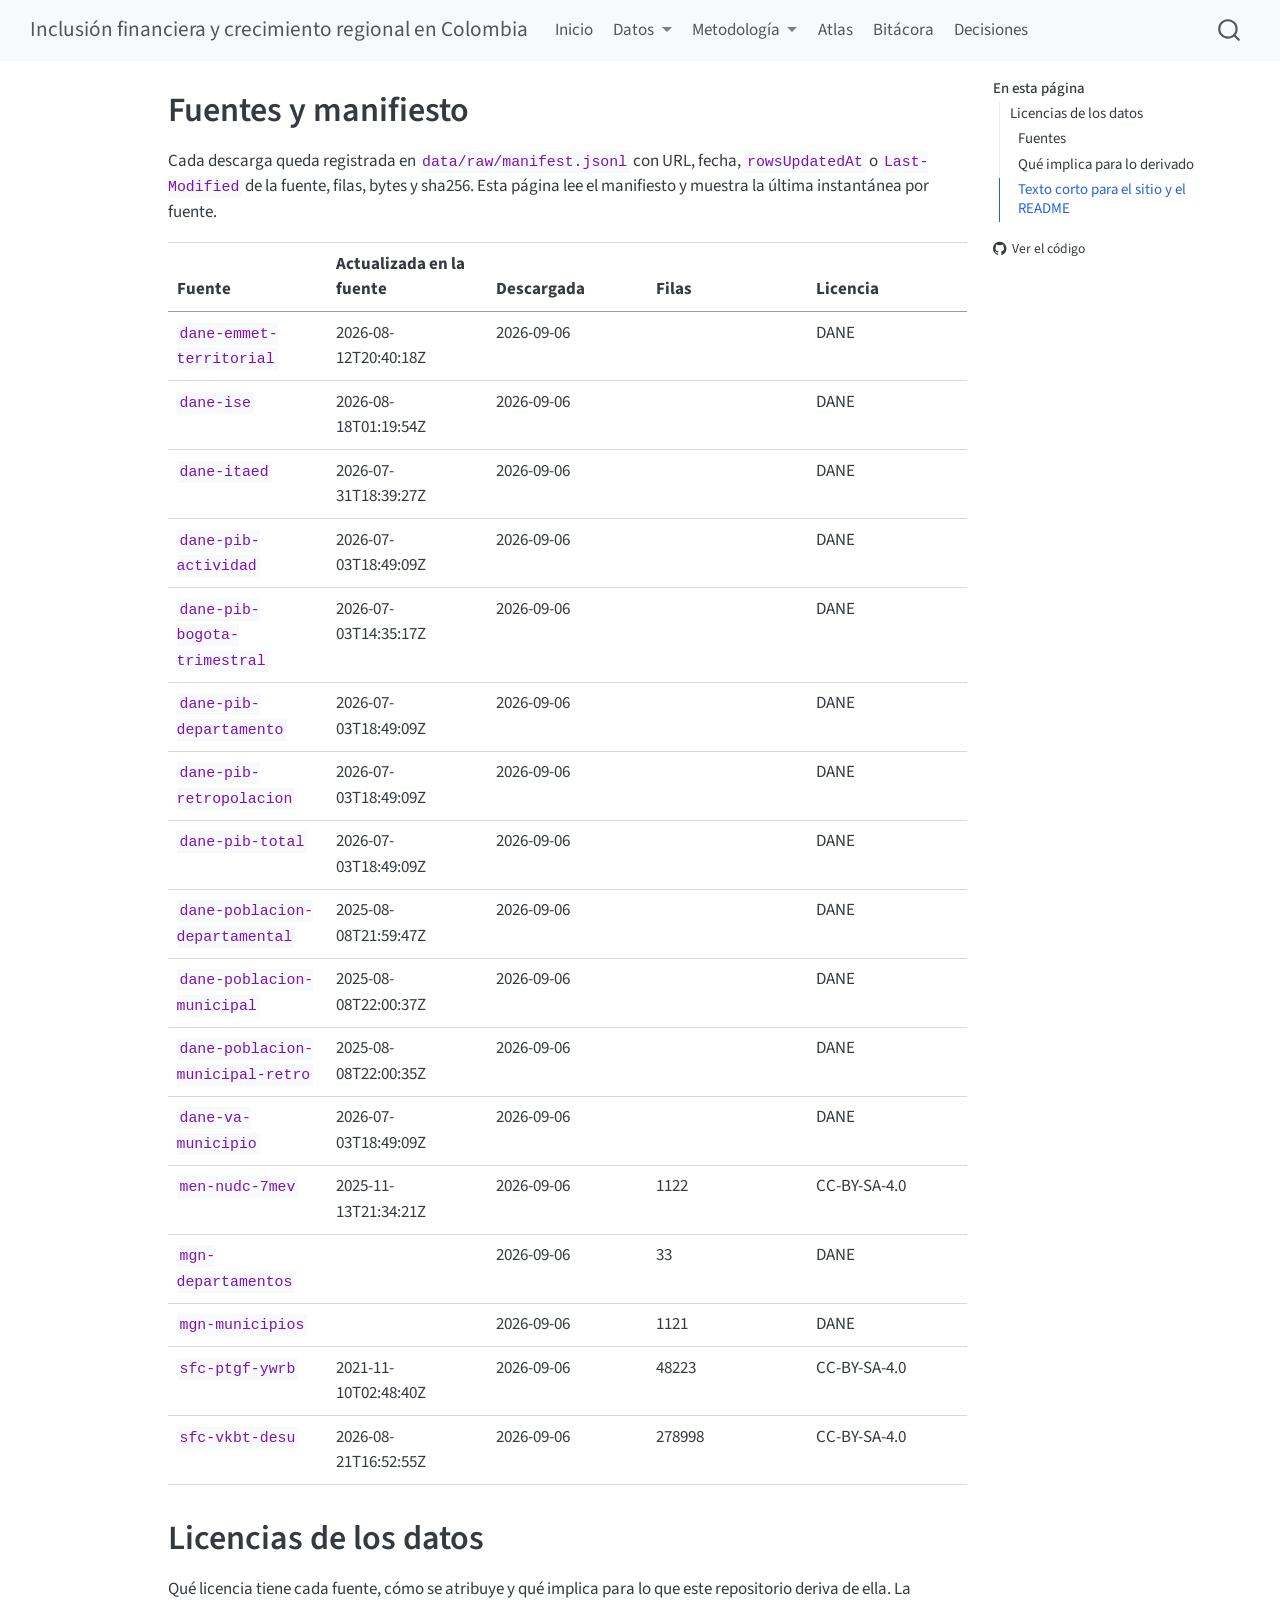
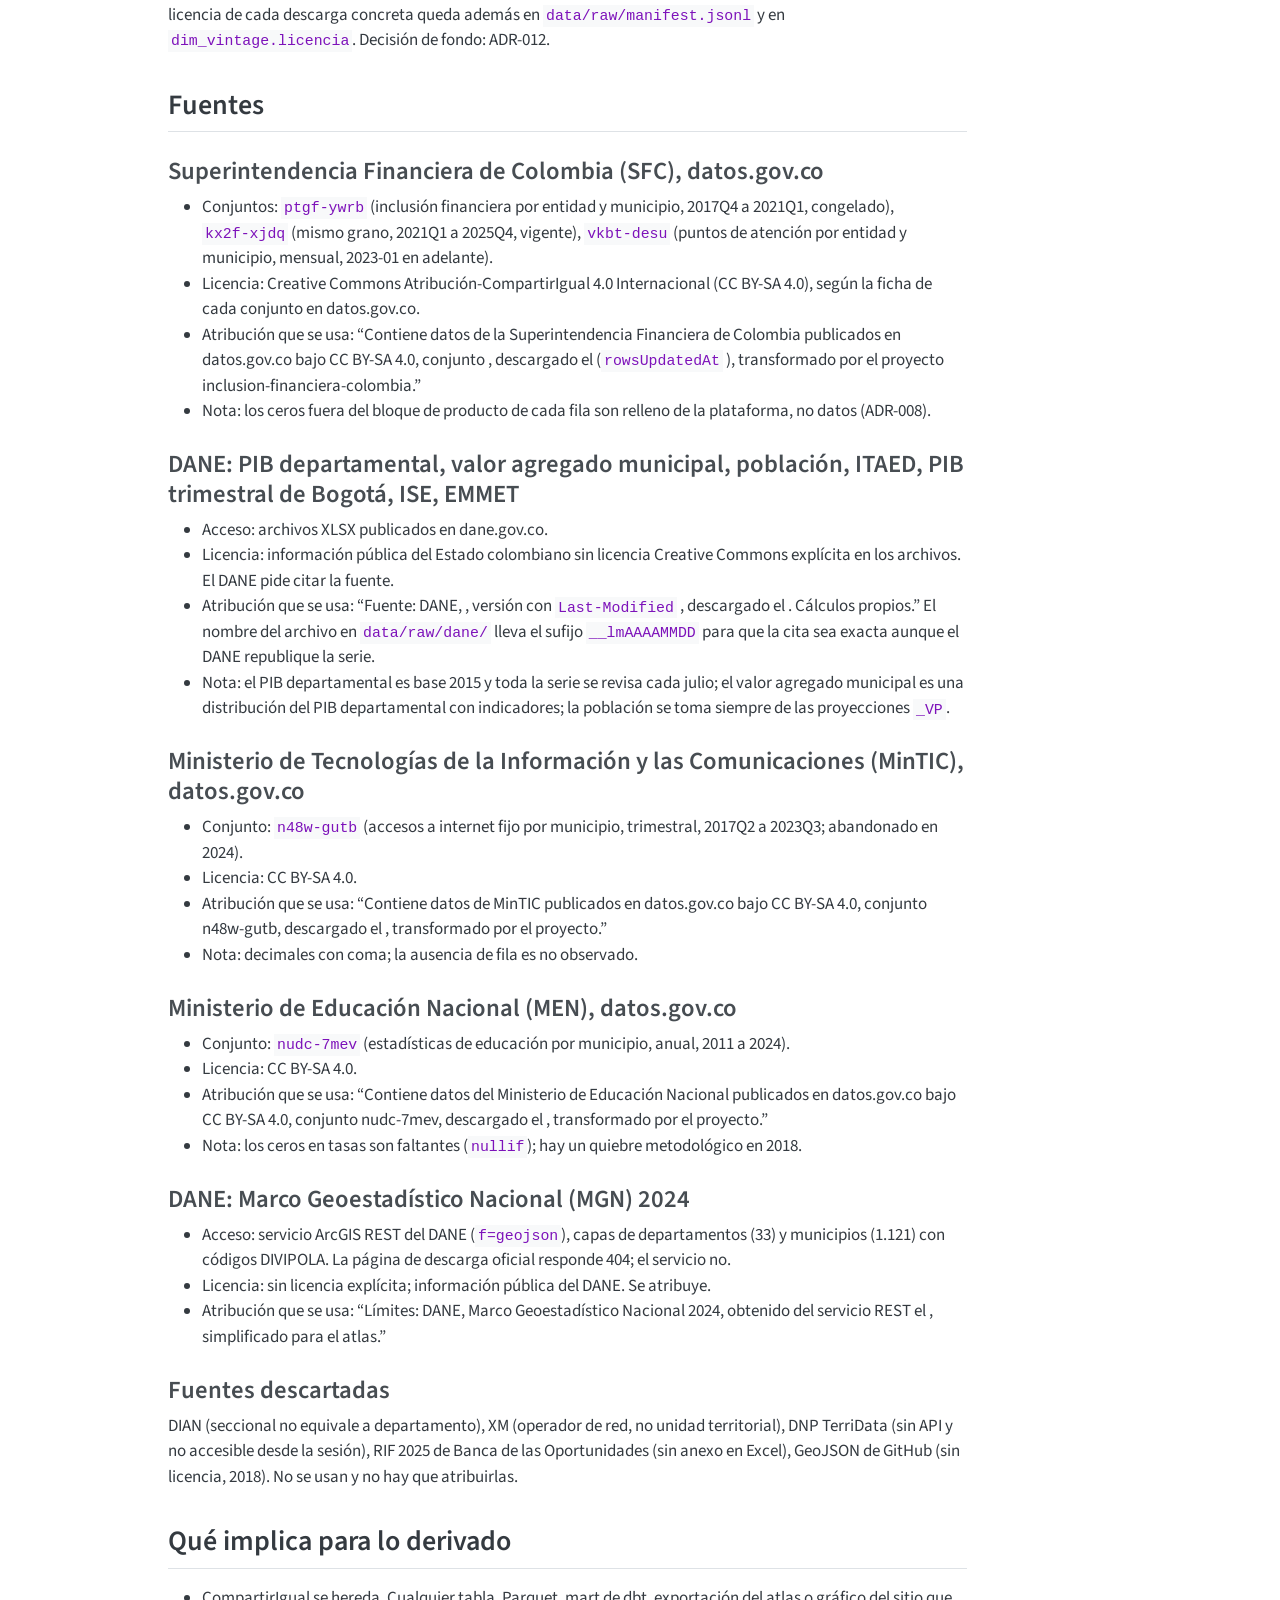
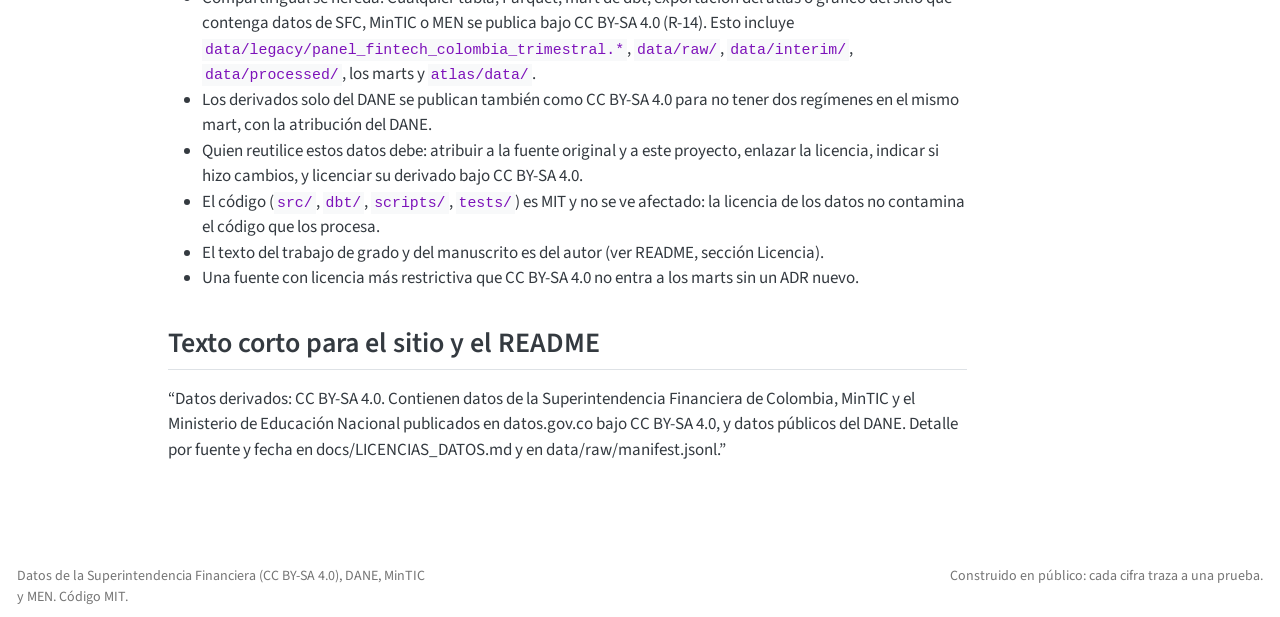
<file: datos/fuentes.html>
<!DOCTYPE html>
<html xmlns="http://www.w3.org/1999/xhtml" lang="es" xml:lang="es"><head>

<meta charset="utf-8">
<meta name="generator" content="quarto-1.7.32">

<meta name="viewport" content="width=device-width, initial-scale=1.0, user-scalable=yes">


<title>Fuentes y manifiesto – Inclusión financiera y crecimiento regional en Colombia</title>
<style>
code{white-space: pre-wrap;}
span.smallcaps{font-variant: small-caps;}
div.columns{display: flex; gap: min(4vw, 1.5em);}
div.column{flex: auto; overflow-x: auto;}
div.hanging-indent{margin-left: 1.5em; text-indent: -1.5em;}
ul.task-list{list-style: none;}
ul.task-list li input[type="checkbox"] {
  width: 0.8em;
  margin: 0 0.8em 0.2em -1em; /* quarto-specific, see https://github.com/quarto-dev/quarto-cli/issues/4556 */ 
  vertical-align: middle;
}
</style>


<script src="../site_libs/quarto-nav/quarto-nav.js"></script>
<script src="../site_libs/quarto-nav/headroom.min.js"></script>
<script src="../site_libs/clipboard/clipboard.min.js"></script>
<script src="../site_libs/quarto-search/autocomplete.umd.js"></script>
<script src="../site_libs/quarto-search/fuse.min.js"></script>
<script src="../site_libs/quarto-search/quarto-search.js"></script>
<meta name="quarto:offset" content="../">
<script src="../site_libs/quarto-html/quarto.js" type="module"></script>
<script src="../site_libs/quarto-html/tabsets/tabsets.js" type="module"></script>
<script src="../site_libs/quarto-html/popper.min.js"></script>
<script src="../site_libs/quarto-html/tippy.umd.min.js"></script>
<script src="../site_libs/quarto-html/anchor.min.js"></script>
<link href="../site_libs/quarto-html/tippy.css" rel="stylesheet">
<link href="../site_libs/quarto-html/quarto-syntax-highlighting-37eea08aefeeee20ff55810ff984fec1.css" rel="stylesheet" id="quarto-text-highlighting-styles">
<script src="../site_libs/bootstrap/bootstrap.min.js"></script>
<link href="../site_libs/bootstrap/bootstrap-icons.css" rel="stylesheet">
<link href="../site_libs/bootstrap/bootstrap-7c041f0f1c024a3500aba4102d922bba.min.css" rel="stylesheet" append-hash="true" id="quarto-bootstrap" data-mode="light">
<script id="quarto-search-options" type="application/json">{
  "location": "navbar",
  "copy-button": false,
  "collapse-after": 3,
  "panel-placement": "end",
  "type": "overlay",
  "limit": 50,
  "keyboard-shortcut": [
    "f",
    "/",
    "s"
  ],
  "show-item-context": false,
  "language": {
    "search-no-results-text": "Sin resultados",
    "search-matching-documents-text": "documentos encontrados",
    "search-copy-link-title": "Copiar el enlace en la búsqueda",
    "search-hide-matches-text": "Ocultar resultados adicionales",
    "search-more-match-text": "resultado adicional en este documento",
    "search-more-matches-text": "resultados adicionales en este documento",
    "search-clear-button-title": "Borrar",
    "search-text-placeholder": "",
    "search-detached-cancel-button-title": "Cancelar",
    "search-submit-button-title": "Enviar",
    "search-label": "Buscar"
  }
}</script>


</head>

<body class="nav-fixed quarto-light">

<div id="quarto-search-results"></div>
  <header id="quarto-header" class="headroom fixed-top">
    <nav class="navbar navbar-expand-lg " data-bs-theme="dark">
      <div class="navbar-container container-fluid">
      <div class="navbar-brand-container mx-auto">
    <a class="navbar-brand" href="../index.html">
    <span class="navbar-title">Inclusión financiera y crecimiento regional en Colombia</span>
    </a>
  </div>
            <div id="quarto-search" class="" title="Buscar"></div>
          <button class="navbar-toggler" type="button" data-bs-toggle="collapse" data-bs-target="#navbarCollapse" aria-controls="navbarCollapse" role="menu" aria-expanded="false" aria-label="Navegación de palanca" onclick="if (window.quartoToggleHeadroom) { window.quartoToggleHeadroom(); }">
  <span class="navbar-toggler-icon"></span>
</button>
          <div class="collapse navbar-collapse" id="navbarCollapse">
            <ul class="navbar-nav navbar-nav-scroll me-auto">
  <li class="nav-item">
    <a class="nav-link" href="../index.html"> 
<span class="menu-text">Inicio</span></a>
  </li>  
  <li class="nav-item dropdown ">
    <a class="nav-link dropdown-toggle" href="#" id="nav-menu-datos" role="link" data-bs-toggle="dropdown" aria-expanded="false">
 <span class="menu-text">Datos</span>
    </a>
    <ul class="dropdown-menu" aria-labelledby="nav-menu-datos">    
        <li>
    <a class="dropdown-item" href="../datos/fuentes.html">
 <span class="dropdown-text">Fuentes y manifiesto</span></a>
  </li>  
        <li>
    <a class="dropdown-item" href="../datos/diccionario-legacy.html">
 <span class="dropdown-text">Diccionario del panel legado</span></a>
  </li>  
        <li>
    <a class="dropdown-item" href="../datos/modelo-de-datos.html">
 <span class="dropdown-text">Modelo de datos</span></a>
  </li>  
        <li>
    <a class="dropdown-item" href="../datos/crosswalk.html">
 <span class="dropdown-text">Claves geográficas de la SFC y empalme 2021Q1</span></a>
  </li>  
    </ul>
  </li>
  <li class="nav-item dropdown ">
    <a class="nav-link dropdown-toggle" href="#" id="nav-menu-metodología" role="link" data-bs-toggle="dropdown" aria-expanded="false">
 <span class="menu-text">Metodología</span>
    </a>
    <ul class="dropdown-menu" aria-labelledby="nav-menu-metodología">    
        <li>
    <a class="dropdown-item" href="../metodologia/indice.html">
 <span class="dropdown-text">El índice de inclusión financiera</span></a>
  </li>  
        <li>
    <a class="dropdown-item" href="../metodologia/panel.html">
 <span class="dropdown-text">Panel anual: inclusión financiera y crecimiento</span></a>
  </li>  
    </ul>
  </li>
  <li class="nav-item">
    <a class="nav-link" href="../atlas/index.html"> 
<span class="menu-text">Atlas</span></a>
  </li>  
  <li class="nav-item">
    <a class="nav-link" href="../bitacora.html"> 
<span class="menu-text">Bitácora</span></a>
  </li>  
  <li class="nav-item">
    <a class="nav-link" href="../decisiones.html"> 
<span class="menu-text">Decisiones</span></a>
  </li>  
</ul>
          </div> <!-- /navcollapse -->
            <div class="quarto-navbar-tools">
</div>
      </div> <!-- /container-fluid -->
    </nav>
</header>
<!-- content -->
<div id="quarto-content" class="quarto-container page-columns page-rows-contents page-layout-article page-navbar">
<!-- sidebar -->
<!-- margin-sidebar -->
    <div id="quarto-margin-sidebar" class="sidebar margin-sidebar">
        <nav id="TOC" role="doc-toc" class="toc-active">
    <h2 id="toc-title">En esta página</h2>
   
  <ul>
  <li><a href="#licencias-de-los-datos" id="toc-licencias-de-los-datos" class="nav-link active" data-scroll-target="#licencias-de-los-datos">Licencias de los datos</a>
  <ul class="collapse">
  <li><a href="#fuentes" id="toc-fuentes" class="nav-link" data-scroll-target="#fuentes">Fuentes</a>
  <ul class="collapse">
  <li><a href="#superintendencia-financiera-de-colombia-sfc-datos.gov.co" id="toc-superintendencia-financiera-de-colombia-sfc-datos.gov.co" class="nav-link" data-scroll-target="#superintendencia-financiera-de-colombia-sfc-datos.gov.co">Superintendencia Financiera de Colombia (SFC), datos.gov.co</a></li>
  <li><a href="#dane-pib-departamental-valor-agregado-municipal-población-itaed-pib-trimestral-de-bogotá-ise-emmet" id="toc-dane-pib-departamental-valor-agregado-municipal-población-itaed-pib-trimestral-de-bogotá-ise-emmet" class="nav-link" data-scroll-target="#dane-pib-departamental-valor-agregado-municipal-población-itaed-pib-trimestral-de-bogotá-ise-emmet">DANE: PIB departamental, valor agregado municipal, población, ITAED, PIB trimestral de Bogotá, ISE, EMMET</a></li>
  <li><a href="#ministerio-de-tecnologías-de-la-información-y-las-comunicaciones-mintic-datos.gov.co" id="toc-ministerio-de-tecnologías-de-la-información-y-las-comunicaciones-mintic-datos.gov.co" class="nav-link" data-scroll-target="#ministerio-de-tecnologías-de-la-información-y-las-comunicaciones-mintic-datos.gov.co">Ministerio de Tecnologías de la Información y las Comunicaciones (MinTIC), datos.gov.co</a></li>
  <li><a href="#ministerio-de-educación-nacional-men-datos.gov.co" id="toc-ministerio-de-educación-nacional-men-datos.gov.co" class="nav-link" data-scroll-target="#ministerio-de-educación-nacional-men-datos.gov.co">Ministerio de Educación Nacional (MEN), datos.gov.co</a></li>
  <li><a href="#dane-marco-geoestadístico-nacional-mgn-2024" id="toc-dane-marco-geoestadístico-nacional-mgn-2024" class="nav-link" data-scroll-target="#dane-marco-geoestadístico-nacional-mgn-2024">DANE: Marco Geoestadístico Nacional (MGN) 2024</a></li>
  <li><a href="#fuentes-descartadas" id="toc-fuentes-descartadas" class="nav-link" data-scroll-target="#fuentes-descartadas">Fuentes descartadas</a></li>
  </ul></li>
  <li><a href="#qué-implica-para-lo-derivado" id="toc-qué-implica-para-lo-derivado" class="nav-link" data-scroll-target="#qué-implica-para-lo-derivado">Qué implica para lo derivado</a></li>
  <li><a href="#texto-corto-para-el-sitio-y-el-readme" id="toc-texto-corto-para-el-sitio-y-el-readme" class="nav-link" data-scroll-target="#texto-corto-para-el-sitio-y-el-readme">Texto corto para el sitio y el README</a></li>
  </ul></li>
  </ul>
<div class="toc-actions"><ul><li><a href="https://github.com/DavinsonR/financial-inclusion-colombia/blob/main/datos/fuentes.qmd" class="toc-action"><i class="bi bi-github"></i>Ver el código</a></li></ul></div></nav>
    </div>
<!-- main -->
<main class="content" id="quarto-document-content">

<header id="title-block-header" class="quarto-title-block default">
<div class="quarto-title">
<h1 class="title">Fuentes y manifiesto</h1>
</div>



<div class="quarto-title-meta">

    
  
    
  </div>
  


</header>


<p>Cada descarga queda registrada en <code>data/raw/manifest.jsonl</code> con URL, fecha, <code>rowsUpdatedAt</code> o <code>Last-Modified</code> de la fuente, filas, bytes y sha256. Esta página lee el manifiesto y muestra la última instantánea por fuente.</p>
<table class="caption-top table">
<colgroup>
<col style="width: 20%">
<col style="width: 20%">
<col style="width: 20%">
<col style="width: 20%">
<col style="width: 20%">
</colgroup>
<thead>
<tr class="header">
<th>Fuente</th>
<th>Actualizada en la fuente</th>
<th>Descargada</th>
<th>Filas</th>
<th>Licencia</th>
</tr>
</thead>
<tbody>
<tr class="odd">
<td><code>dane-emmet-territorial</code></td>
<td>2026-08-12T20:40:18Z</td>
<td>2026-09-06</td>
<td></td>
<td>DANE</td>
</tr>
<tr class="even">
<td><code>dane-ise</code></td>
<td>2026-08-18T01:19:54Z</td>
<td>2026-09-06</td>
<td></td>
<td>DANE</td>
</tr>
<tr class="odd">
<td><code>dane-itaed</code></td>
<td>2026-07-31T18:39:27Z</td>
<td>2026-09-06</td>
<td></td>
<td>DANE</td>
</tr>
<tr class="even">
<td><code>dane-pib-actividad</code></td>
<td>2026-07-03T18:49:09Z</td>
<td>2026-09-06</td>
<td></td>
<td>DANE</td>
</tr>
<tr class="odd">
<td><code>dane-pib-bogota-trimestral</code></td>
<td>2026-07-03T14:35:17Z</td>
<td>2026-09-06</td>
<td></td>
<td>DANE</td>
</tr>
<tr class="even">
<td><code>dane-pib-departamento</code></td>
<td>2026-07-03T18:49:09Z</td>
<td>2026-09-06</td>
<td></td>
<td>DANE</td>
</tr>
<tr class="odd">
<td><code>dane-pib-retropolacion</code></td>
<td>2026-07-03T18:49:09Z</td>
<td>2026-09-06</td>
<td></td>
<td>DANE</td>
</tr>
<tr class="even">
<td><code>dane-pib-total</code></td>
<td>2026-07-03T18:49:09Z</td>
<td>2026-09-06</td>
<td></td>
<td>DANE</td>
</tr>
<tr class="odd">
<td><code>dane-poblacion-departamental</code></td>
<td>2025-08-08T21:59:47Z</td>
<td>2026-09-06</td>
<td></td>
<td>DANE</td>
</tr>
<tr class="even">
<td><code>dane-poblacion-municipal</code></td>
<td>2025-08-08T22:00:37Z</td>
<td>2026-09-06</td>
<td></td>
<td>DANE</td>
</tr>
<tr class="odd">
<td><code>dane-poblacion-municipal-retro</code></td>
<td>2025-08-08T22:00:35Z</td>
<td>2026-09-06</td>
<td></td>
<td>DANE</td>
</tr>
<tr class="even">
<td><code>dane-va-municipio</code></td>
<td>2026-07-03T18:49:09Z</td>
<td>2026-09-06</td>
<td></td>
<td>DANE</td>
</tr>
<tr class="odd">
<td><code>men-nudc-7mev</code></td>
<td>2025-11-13T21:34:21Z</td>
<td>2026-09-06</td>
<td>1122</td>
<td>CC-BY-SA-4.0</td>
</tr>
<tr class="even">
<td><code>mgn-departamentos</code></td>
<td></td>
<td>2026-09-06</td>
<td>33</td>
<td>DANE</td>
</tr>
<tr class="odd">
<td><code>mgn-municipios</code></td>
<td></td>
<td>2026-09-06</td>
<td>1121</td>
<td>DANE</td>
</tr>
<tr class="even">
<td><code>sfc-ptgf-ywrb</code></td>
<td>2021-11-10T02:48:40Z</td>
<td>2026-09-06</td>
<td>48223</td>
<td>CC-BY-SA-4.0</td>
</tr>
<tr class="odd">
<td><code>sfc-vkbt-desu</code></td>
<td>2026-08-21T16:52:55Z</td>
<td>2026-09-06</td>
<td>278998</td>
<td>CC-BY-SA-4.0</td>
</tr>
</tbody>
</table>
<section id="licencias-de-los-datos" class="level1">
<h1>Licencias de los datos</h1>
<p>Qué licencia tiene cada fuente, cómo se atribuye y qué implica para lo que este repositorio deriva de ella. La licencia de cada descarga concreta queda además en <code>data/raw/manifest.jsonl</code> y en <code>dim_vintage.licencia</code>. Decisión de fondo: ADR-012.</p>
<section id="fuentes" class="level2">
<h2 class="anchored" data-anchor-id="fuentes">Fuentes</h2>
<section id="superintendencia-financiera-de-colombia-sfc-datos.gov.co" class="level3">
<h3 class="anchored" data-anchor-id="superintendencia-financiera-de-colombia-sfc-datos.gov.co">Superintendencia Financiera de Colombia (SFC), datos.gov.co</h3>
<ul>
<li>Conjuntos: <code>ptgf-ywrb</code> (inclusión financiera por entidad y municipio, 2017Q4 a 2021Q1, congelado), <code>kx2f-xjdq</code> (mismo grano, 2021Q1 a 2025Q4, vigente), <code>vkbt-desu</code> (puntos de atención por entidad y municipio, mensual, 2023-01 en adelante).</li>
<li>Licencia: Creative Commons Atribución-CompartirIgual 4.0 Internacional (CC BY-SA 4.0), según la ficha de cada conjunto en datos.gov.co.</li>
<li>Atribución que se usa: “Contiene datos de la Superintendencia Financiera de Colombia publicados en datos.gov.co bajo CC BY-SA 4.0, conjunto <id>, descargado el <fecha> (<code>rowsUpdatedAt</code> <fecha de="" la="" fuente="">), transformado por el proyecto inclusion-financiera-colombia.”</fecha></fecha></id></li>
<li>Nota: los ceros fuera del bloque de producto de cada fila son relleno de la plataforma, no datos (ADR-008).</li>
</ul>
</section>
<section id="dane-pib-departamental-valor-agregado-municipal-población-itaed-pib-trimestral-de-bogotá-ise-emmet" class="level3">
<h3 class="anchored" data-anchor-id="dane-pib-departamental-valor-agregado-municipal-población-itaed-pib-trimestral-de-bogotá-ise-emmet">DANE: PIB departamental, valor agregado municipal, población, ITAED, PIB trimestral de Bogotá, ISE, EMMET</h3>
<ul>
<li>Acceso: archivos XLSX publicados en dane.gov.co.</li>
<li>Licencia: información pública del Estado colombiano sin licencia Creative Commons explícita en los archivos. El DANE pide citar la fuente.</li>
<li>Atribución que se usa: “Fuente: DANE, <nombre del="" archivo="">, versión con <code>Last-Modified</code> <aaaa-mm-dd>, descargado el <fecha>. Cálculos propios.” El nombre del archivo en <code>data/raw/dane/</code> lleva el sufijo <code>__lmAAAAMMDD</code> para que la cita sea exacta aunque el DANE republique la serie.</fecha></aaaa-mm-dd></nombre></li>
<li>Nota: el PIB departamental es base 2015 y toda la serie se revisa cada julio; el valor agregado municipal es una distribución del PIB departamental con indicadores; la población se toma siempre de las proyecciones <code>_VP</code>.</li>
</ul>
</section>
<section id="ministerio-de-tecnologías-de-la-información-y-las-comunicaciones-mintic-datos.gov.co" class="level3">
<h3 class="anchored" data-anchor-id="ministerio-de-tecnologías-de-la-información-y-las-comunicaciones-mintic-datos.gov.co">Ministerio de Tecnologías de la Información y las Comunicaciones (MinTIC), datos.gov.co</h3>
<ul>
<li>Conjunto: <code>n48w-gutb</code> (accesos a internet fijo por municipio, trimestral, 2017Q2 a 2023Q3; abandonado en 2024).</li>
<li>Licencia: CC BY-SA 4.0.</li>
<li>Atribución que se usa: “Contiene datos de MinTIC publicados en datos.gov.co bajo CC BY-SA 4.0, conjunto n48w-gutb, descargado el <fecha>, transformado por el proyecto.”</fecha></li>
<li>Nota: decimales con coma; la ausencia de fila es no observado.</li>
</ul>
</section>
<section id="ministerio-de-educación-nacional-men-datos.gov.co" class="level3">
<h3 class="anchored" data-anchor-id="ministerio-de-educación-nacional-men-datos.gov.co">Ministerio de Educación Nacional (MEN), datos.gov.co</h3>
<ul>
<li>Conjunto: <code>nudc-7mev</code> (estadísticas de educación por municipio, anual, 2011 a 2024).</li>
<li>Licencia: CC BY-SA 4.0.</li>
<li>Atribución que se usa: “Contiene datos del Ministerio de Educación Nacional publicados en datos.gov.co bajo CC BY-SA 4.0, conjunto nudc-7mev, descargado el <fecha>, transformado por el proyecto.”</fecha></li>
<li>Nota: los ceros en tasas son faltantes (<code>nullif</code>); hay un quiebre metodológico en 2018.</li>
</ul>
</section>
<section id="dane-marco-geoestadístico-nacional-mgn-2024" class="level3">
<h3 class="anchored" data-anchor-id="dane-marco-geoestadístico-nacional-mgn-2024">DANE: Marco Geoestadístico Nacional (MGN) 2024</h3>
<ul>
<li>Acceso: servicio ArcGIS REST del DANE (<code>f=geojson</code>), capas de departamentos (33) y municipios (1.121) con códigos DIVIPOLA. La página de descarga oficial responde 404; el servicio no.</li>
<li>Licencia: sin licencia explícita; información pública del DANE. Se atribuye.</li>
<li>Atribución que se usa: “Límites: DANE, Marco Geoestadístico Nacional 2024, obtenido del servicio REST el <fecha>, simplificado para el atlas.”</fecha></li>
</ul>
</section>
<section id="fuentes-descartadas" class="level3">
<h3 class="anchored" data-anchor-id="fuentes-descartadas">Fuentes descartadas</h3>
<p>DIAN (seccional no equivale a departamento), XM (operador de red, no unidad territorial), DNP TerriData (sin API y no accesible desde la sesión), RIF 2025 de Banca de las Oportunidades (sin anexo en Excel), GeoJSON de GitHub (sin licencia, 2018). No se usan y no hay que atribuirlas.</p>
</section>
</section>
<section id="qué-implica-para-lo-derivado" class="level2">
<h2 class="anchored" data-anchor-id="qué-implica-para-lo-derivado">Qué implica para lo derivado</h2>
<ul>
<li>CompartirIgual se hereda. Cualquier tabla, Parquet, mart de dbt, exportación del atlas o gráfico del sitio que contenga datos de SFC, MinTIC o MEN se publica bajo CC BY-SA 4.0 (R-14). Esto incluye <code>data/legacy/panel_fintech_colombia_trimestral.*</code>, <code>data/raw/</code>, <code>data/interim/</code>, <code>data/processed/</code>, los marts y <code>atlas/data/</code>.</li>
<li>Los derivados solo del DANE se publican también como CC BY-SA 4.0 para no tener dos regímenes en el mismo mart, con la atribución del DANE.</li>
<li>Quien reutilice estos datos debe: atribuir a la fuente original y a este proyecto, enlazar la licencia, indicar si hizo cambios, y licenciar su derivado bajo CC BY-SA 4.0.</li>
<li>El código (<code>src/</code>, <code>dbt/</code>, <code>scripts/</code>, <code>tests/</code>) es MIT y no se ve afectado: la licencia de los datos no contamina el código que los procesa.</li>
<li>El texto del trabajo de grado y del manuscrito es del autor (ver README, sección Licencia).</li>
<li>Una fuente con licencia más restrictiva que CC BY-SA 4.0 no entra a los marts sin un ADR nuevo.</li>
</ul>
</section>
<section id="texto-corto-para-el-sitio-y-el-readme" class="level2">
<h2 class="anchored" data-anchor-id="texto-corto-para-el-sitio-y-el-readme">Texto corto para el sitio y el README</h2>
<p>“Datos derivados: CC BY-SA 4.0. Contienen datos de la Superintendencia Financiera de Colombia, MinTIC y el Ministerio de Educación Nacional publicados en datos.gov.co bajo CC BY-SA 4.0, y datos públicos del DANE. Detalle por fuente y fecha en docs/LICENCIAS_DATOS.md y en data/raw/manifest.jsonl.”</p>


</section>
</section>

</main> <!-- /main -->
<script id="quarto-html-after-body" type="application/javascript">
  window.document.addEventListener("DOMContentLoaded", function (event) {
    const icon = "";
    const anchorJS = new window.AnchorJS();
    anchorJS.options = {
      placement: 'right',
      icon: icon
    };
    anchorJS.add('.anchored');
    const isCodeAnnotation = (el) => {
      for (const clz of el.classList) {
        if (clz.startsWith('code-annotation-')) {                     
          return true;
        }
      }
      return false;
    }
    const onCopySuccess = function(e) {
      // button target
      const button = e.trigger;
      // don't keep focus
      button.blur();
      // flash "checked"
      button.classList.add('code-copy-button-checked');
      var currentTitle = button.getAttribute("title");
      button.setAttribute("title", "Copiado");
      let tooltip;
      if (window.bootstrap) {
        button.setAttribute("data-bs-toggle", "tooltip");
        button.setAttribute("data-bs-placement", "left");
        button.setAttribute("data-bs-title", "Copiado");
        tooltip = new bootstrap.Tooltip(button, 
          { trigger: "manual", 
            customClass: "code-copy-button-tooltip",
            offset: [0, -8]});
        tooltip.show();    
      }
      setTimeout(function() {
        if (tooltip) {
          tooltip.hide();
          button.removeAttribute("data-bs-title");
          button.removeAttribute("data-bs-toggle");
          button.removeAttribute("data-bs-placement");
        }
        button.setAttribute("title", currentTitle);
        button.classList.remove('code-copy-button-checked');
      }, 1000);
      // clear code selection
      e.clearSelection();
    }
    const getTextToCopy = function(trigger) {
        const codeEl = trigger.previousElementSibling.cloneNode(true);
        for (const childEl of codeEl.children) {
          if (isCodeAnnotation(childEl)) {
            childEl.remove();
          }
        }
        return codeEl.innerText;
    }
    const clipboard = new window.ClipboardJS('.code-copy-button:not([data-in-quarto-modal])', {
      text: getTextToCopy
    });
    clipboard.on('success', onCopySuccess);
    if (window.document.getElementById('quarto-embedded-source-code-modal')) {
      const clipboardModal = new window.ClipboardJS('.code-copy-button[data-in-quarto-modal]', {
        text: getTextToCopy,
        container: window.document.getElementById('quarto-embedded-source-code-modal')
      });
      clipboardModal.on('success', onCopySuccess);
    }
      var localhostRegex = new RegExp(/^(?:http|https):\/\/localhost\:?[0-9]*\//);
      var mailtoRegex = new RegExp(/^mailto:/);
        var filterRegex = new RegExp("https:\/\/financial-inclusion-colombia\.vercel\.app\/");
      var isInternal = (href) => {
          return filterRegex.test(href) || localhostRegex.test(href) || mailtoRegex.test(href);
      }
      // Inspect non-navigation links and adorn them if external
     var links = window.document.querySelectorAll('a[href]:not(.nav-link):not(.navbar-brand):not(.toc-action):not(.sidebar-link):not(.sidebar-item-toggle):not(.pagination-link):not(.no-external):not([aria-hidden]):not(.dropdown-item):not(.quarto-navigation-tool):not(.about-link)');
      for (var i=0; i<links.length; i++) {
        const link = links[i];
        if (!isInternal(link.href)) {
          // undo the damage that might have been done by quarto-nav.js in the case of
          // links that we want to consider external
          if (link.dataset.originalHref !== undefined) {
            link.href = link.dataset.originalHref;
          }
        }
      }
    function tippyHover(el, contentFn, onTriggerFn, onUntriggerFn) {
      const config = {
        allowHTML: true,
        maxWidth: 500,
        delay: 100,
        arrow: false,
        appendTo: function(el) {
            return el.parentElement;
        },
        interactive: true,
        interactiveBorder: 10,
        theme: 'quarto',
        placement: 'bottom-start',
      };
      if (contentFn) {
        config.content = contentFn;
      }
      if (onTriggerFn) {
        config.onTrigger = onTriggerFn;
      }
      if (onUntriggerFn) {
        config.onUntrigger = onUntriggerFn;
      }
      window.tippy(el, config); 
    }
    const noterefs = window.document.querySelectorAll('a[role="doc-noteref"]');
    for (var i=0; i<noterefs.length; i++) {
      const ref = noterefs[i];
      tippyHover(ref, function() {
        // use id or data attribute instead here
        let href = ref.getAttribute('data-footnote-href') || ref.getAttribute('href');
        try { href = new URL(href).hash; } catch {}
        const id = href.replace(/^#\/?/, "");
        const note = window.document.getElementById(id);
        if (note) {
          return note.innerHTML;
        } else {
          return "";
        }
      });
    }
    const xrefs = window.document.querySelectorAll('a.quarto-xref');
    const processXRef = (id, note) => {
      // Strip column container classes
      const stripColumnClz = (el) => {
        el.classList.remove("page-full", "page-columns");
        if (el.children) {
          for (const child of el.children) {
            stripColumnClz(child);
          }
        }
      }
      stripColumnClz(note)
      if (id === null || id.startsWith('sec-')) {
        // Special case sections, only their first couple elements
        const container = document.createElement("div");
        if (note.children && note.children.length > 2) {
          container.appendChild(note.children[0].cloneNode(true));
          for (let i = 1; i < note.children.length; i++) {
            const child = note.children[i];
            if (child.tagName === "P" && child.innerText === "") {
              continue;
            } else {
              container.appendChild(child.cloneNode(true));
              break;
            }
          }
          if (window.Quarto?.typesetMath) {
            window.Quarto.typesetMath(container);
          }
          return container.innerHTML
        } else {
          if (window.Quarto?.typesetMath) {
            window.Quarto.typesetMath(note);
          }
          return note.innerHTML;
        }
      } else {
        // Remove any anchor links if they are present
        const anchorLink = note.querySelector('a.anchorjs-link');
        if (anchorLink) {
          anchorLink.remove();
        }
        if (window.Quarto?.typesetMath) {
          window.Quarto.typesetMath(note);
        }
        if (note.classList.contains("callout")) {
          return note.outerHTML;
        } else {
          return note.innerHTML;
        }
      }
    }
    for (var i=0; i<xrefs.length; i++) {
      const xref = xrefs[i];
      tippyHover(xref, undefined, function(instance) {
        instance.disable();
        let url = xref.getAttribute('href');
        let hash = undefined; 
        if (url.startsWith('#')) {
          hash = url;
        } else {
          try { hash = new URL(url).hash; } catch {}
        }
        if (hash) {
          const id = hash.replace(/^#\/?/, "");
          const note = window.document.getElementById(id);
          if (note !== null) {
            try {
              const html = processXRef(id, note.cloneNode(true));
              instance.setContent(html);
            } finally {
              instance.enable();
              instance.show();
            }
          } else {
            // See if we can fetch this
            fetch(url.split('#')[0])
            .then(res => res.text())
            .then(html => {
              const parser = new DOMParser();
              const htmlDoc = parser.parseFromString(html, "text/html");
              const note = htmlDoc.getElementById(id);
              if (note !== null) {
                const html = processXRef(id, note);
                instance.setContent(html);
              } 
            }).finally(() => {
              instance.enable();
              instance.show();
            });
          }
        } else {
          // See if we can fetch a full url (with no hash to target)
          // This is a special case and we should probably do some content thinning / targeting
          fetch(url)
          .then(res => res.text())
          .then(html => {
            const parser = new DOMParser();
            const htmlDoc = parser.parseFromString(html, "text/html");
            const note = htmlDoc.querySelector('main.content');
            if (note !== null) {
              // This should only happen for chapter cross references
              // (since there is no id in the URL)
              // remove the first header
              if (note.children.length > 0 && note.children[0].tagName === "HEADER") {
                note.children[0].remove();
              }
              const html = processXRef(null, note);
              instance.setContent(html);
            } 
          }).finally(() => {
            instance.enable();
            instance.show();
          });
        }
      }, function(instance) {
      });
    }
        let selectedAnnoteEl;
        const selectorForAnnotation = ( cell, annotation) => {
          let cellAttr = 'data-code-cell="' + cell + '"';
          let lineAttr = 'data-code-annotation="' +  annotation + '"';
          const selector = 'span[' + cellAttr + '][' + lineAttr + ']';
          return selector;
        }
        const selectCodeLines = (annoteEl) => {
          const doc = window.document;
          const targetCell = annoteEl.getAttribute("data-target-cell");
          const targetAnnotation = annoteEl.getAttribute("data-target-annotation");
          const annoteSpan = window.document.querySelector(selectorForAnnotation(targetCell, targetAnnotation));
          const lines = annoteSpan.getAttribute("data-code-lines").split(",");
          const lineIds = lines.map((line) => {
            return targetCell + "-" + line;
          })
          let top = null;
          let height = null;
          let parent = null;
          if (lineIds.length > 0) {
              //compute the position of the single el (top and bottom and make a div)
              const el = window.document.getElementById(lineIds[0]);
              top = el.offsetTop;
              height = el.offsetHeight;
              parent = el.parentElement.parentElement;
            if (lineIds.length > 1) {
              const lastEl = window.document.getElementById(lineIds[lineIds.length - 1]);
              const bottom = lastEl.offsetTop + lastEl.offsetHeight;
              height = bottom - top;
            }
            if (top !== null && height !== null && parent !== null) {
              // cook up a div (if necessary) and position it 
              let div = window.document.getElementById("code-annotation-line-highlight");
              if (div === null) {
                div = window.document.createElement("div");
                div.setAttribute("id", "code-annotation-line-highlight");
                div.style.position = 'absolute';
                parent.appendChild(div);
              }
              div.style.top = top - 2 + "px";
              div.style.height = height + 4 + "px";
              div.style.left = 0;
              let gutterDiv = window.document.getElementById("code-annotation-line-highlight-gutter");
              if (gutterDiv === null) {
                gutterDiv = window.document.createElement("div");
                gutterDiv.setAttribute("id", "code-annotation-line-highlight-gutter");
                gutterDiv.style.position = 'absolute';
                const codeCell = window.document.getElementById(targetCell);
                const gutter = codeCell.querySelector('.code-annotation-gutter');
                gutter.appendChild(gutterDiv);
              }
              gutterDiv.style.top = top - 2 + "px";
              gutterDiv.style.height = height + 4 + "px";
            }
            selectedAnnoteEl = annoteEl;
          }
        };
        const unselectCodeLines = () => {
          const elementsIds = ["code-annotation-line-highlight", "code-annotation-line-highlight-gutter"];
          elementsIds.forEach((elId) => {
            const div = window.document.getElementById(elId);
            if (div) {
              div.remove();
            }
          });
          selectedAnnoteEl = undefined;
        };
          // Handle positioning of the toggle
      window.addEventListener(
        "resize",
        throttle(() => {
          elRect = undefined;
          if (selectedAnnoteEl) {
            selectCodeLines(selectedAnnoteEl);
          }
        }, 10)
      );
      function throttle(fn, ms) {
      let throttle = false;
      let timer;
        return (...args) => {
          if(!throttle) { // first call gets through
              fn.apply(this, args);
              throttle = true;
          } else { // all the others get throttled
              if(timer) clearTimeout(timer); // cancel #2
              timer = setTimeout(() => {
                fn.apply(this, args);
                timer = throttle = false;
              }, ms);
          }
        };
      }
        // Attach click handler to the DT
        const annoteDls = window.document.querySelectorAll('dt[data-target-cell]');
        for (const annoteDlNode of annoteDls) {
          annoteDlNode.addEventListener('click', (event) => {
            const clickedEl = event.target;
            if (clickedEl !== selectedAnnoteEl) {
              unselectCodeLines();
              const activeEl = window.document.querySelector('dt[data-target-cell].code-annotation-active');
              if (activeEl) {
                activeEl.classList.remove('code-annotation-active');
              }
              selectCodeLines(clickedEl);
              clickedEl.classList.add('code-annotation-active');
            } else {
              // Unselect the line
              unselectCodeLines();
              clickedEl.classList.remove('code-annotation-active');
            }
          });
        }
    const findCites = (el) => {
      const parentEl = el.parentElement;
      if (parentEl) {
        const cites = parentEl.dataset.cites;
        if (cites) {
          return {
            el,
            cites: cites.split(' ')
          };
        } else {
          return findCites(el.parentElement)
        }
      } else {
        return undefined;
      }
    };
    var bibliorefs = window.document.querySelectorAll('a[role="doc-biblioref"]');
    for (var i=0; i<bibliorefs.length; i++) {
      const ref = bibliorefs[i];
      const citeInfo = findCites(ref);
      if (citeInfo) {
        tippyHover(citeInfo.el, function() {
          var popup = window.document.createElement('div');
          citeInfo.cites.forEach(function(cite) {
            var citeDiv = window.document.createElement('div');
            citeDiv.classList.add('hanging-indent');
            citeDiv.classList.add('csl-entry');
            var biblioDiv = window.document.getElementById('ref-' + cite);
            if (biblioDiv) {
              citeDiv.innerHTML = biblioDiv.innerHTML;
            }
            popup.appendChild(citeDiv);
          });
          return popup.innerHTML;
        });
      }
    }
  });
  </script>
</div> <!-- /content -->
<footer class="footer">
  <div class="nav-footer">
    <div class="nav-footer-left">
<p>Datos de la Superintendencia Financiera (CC BY-SA 4.0), DANE, MinTIC y MEN. Código MIT.</p>
</div>   
    <div class="nav-footer-center">
      &nbsp;
    <div class="toc-actions d-sm-block d-md-none"><ul><li><a href="https://github.com/DavinsonR/financial-inclusion-colombia/blob/main/datos/fuentes.qmd" class="toc-action"><i class="bi bi-github"></i>Ver el código</a></li></ul></div></div>
    <div class="nav-footer-right">
<p>Construido en público: cada cifra traza a una prueba.</p>
</div>
  </div>
</footer>




</body></html>
</file>
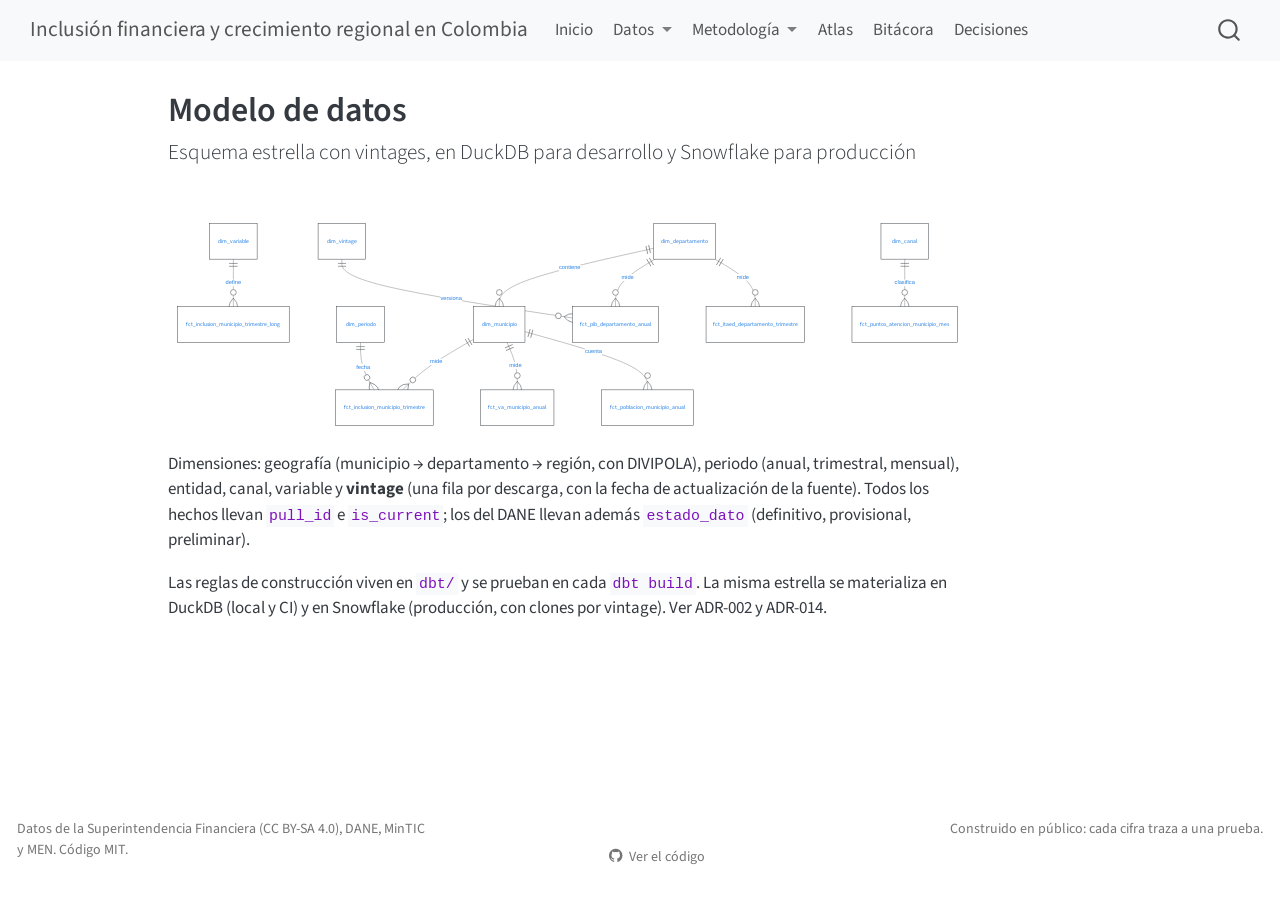
<file: datos/modelo-de-datos.html>
<!DOCTYPE html>
<html xmlns="http://www.w3.org/1999/xhtml" lang="es" xml:lang="es"><head>

<meta charset="utf-8">
<meta name="generator" content="quarto-1.7.32">

<meta name="viewport" content="width=device-width, initial-scale=1.0, user-scalable=yes">


<title>Modelo de datos – Inclusión financiera y crecimiento regional en Colombia</title>
<style>
code{white-space: pre-wrap;}
span.smallcaps{font-variant: small-caps;}
div.columns{display: flex; gap: min(4vw, 1.5em);}
div.column{flex: auto; overflow-x: auto;}
div.hanging-indent{margin-left: 1.5em; text-indent: -1.5em;}
ul.task-list{list-style: none;}
ul.task-list li input[type="checkbox"] {
  width: 0.8em;
  margin: 0 0.8em 0.2em -1em; /* quarto-specific, see https://github.com/quarto-dev/quarto-cli/issues/4556 */ 
  vertical-align: middle;
}
</style>


<script src="../site_libs/quarto-nav/quarto-nav.js"></script>
<script src="../site_libs/quarto-nav/headroom.min.js"></script>
<script src="../site_libs/clipboard/clipboard.min.js"></script>
<script src="../site_libs/quarto-search/autocomplete.umd.js"></script>
<script src="../site_libs/quarto-search/fuse.min.js"></script>
<script src="../site_libs/quarto-search/quarto-search.js"></script>
<meta name="quarto:offset" content="../">
<script src="../site_libs/quarto-html/quarto.js" type="module"></script>
<script src="../site_libs/quarto-html/tabsets/tabsets.js" type="module"></script>
<script src="../site_libs/quarto-html/popper.min.js"></script>
<script src="../site_libs/quarto-html/tippy.umd.min.js"></script>
<script src="../site_libs/quarto-html/anchor.min.js"></script>
<link href="../site_libs/quarto-html/tippy.css" rel="stylesheet">
<link href="../site_libs/quarto-html/quarto-syntax-highlighting-37eea08aefeeee20ff55810ff984fec1.css" rel="stylesheet" id="quarto-text-highlighting-styles">
<script src="../site_libs/bootstrap/bootstrap.min.js"></script>
<link href="../site_libs/bootstrap/bootstrap-icons.css" rel="stylesheet">
<link href="../site_libs/bootstrap/bootstrap-7c041f0f1c024a3500aba4102d922bba.min.css" rel="stylesheet" append-hash="true" id="quarto-bootstrap" data-mode="light">
<script id="quarto-search-options" type="application/json">{
  "location": "navbar",
  "copy-button": false,
  "collapse-after": 3,
  "panel-placement": "end",
  "type": "overlay",
  "limit": 50,
  "keyboard-shortcut": [
    "f",
    "/",
    "s"
  ],
  "show-item-context": false,
  "language": {
    "search-no-results-text": "Sin resultados",
    "search-matching-documents-text": "documentos encontrados",
    "search-copy-link-title": "Copiar el enlace en la búsqueda",
    "search-hide-matches-text": "Ocultar resultados adicionales",
    "search-more-match-text": "resultado adicional en este documento",
    "search-more-matches-text": "resultados adicionales en este documento",
    "search-clear-button-title": "Borrar",
    "search-text-placeholder": "",
    "search-detached-cancel-button-title": "Cancelar",
    "search-submit-button-title": "Enviar",
    "search-label": "Buscar"
  }
}</script>
<script src="../site_libs/quarto-diagram/mermaid.min.js"></script>
<script src="../site_libs/quarto-diagram/mermaid-init.js"></script>
<link href="../site_libs/quarto-diagram/mermaid.css" rel="stylesheet">


</head>

<body class="nav-fixed quarto-light">

<div id="quarto-search-results"></div>
  <header id="quarto-header" class="headroom fixed-top">
    <nav class="navbar navbar-expand-lg " data-bs-theme="dark">
      <div class="navbar-container container-fluid">
      <div class="navbar-brand-container mx-auto">
    <a class="navbar-brand" href="../index.html">
    <span class="navbar-title">Inclusión financiera y crecimiento regional en Colombia</span>
    </a>
  </div>
            <div id="quarto-search" class="" title="Buscar"></div>
          <button class="navbar-toggler" type="button" data-bs-toggle="collapse" data-bs-target="#navbarCollapse" aria-controls="navbarCollapse" role="menu" aria-expanded="false" aria-label="Navegación de palanca" onclick="if (window.quartoToggleHeadroom) { window.quartoToggleHeadroom(); }">
  <span class="navbar-toggler-icon"></span>
</button>
          <div class="collapse navbar-collapse" id="navbarCollapse">
            <ul class="navbar-nav navbar-nav-scroll me-auto">
  <li class="nav-item">
    <a class="nav-link" href="../index.html"> 
<span class="menu-text">Inicio</span></a>
  </li>  
  <li class="nav-item dropdown ">
    <a class="nav-link dropdown-toggle" href="#" id="nav-menu-datos" role="link" data-bs-toggle="dropdown" aria-expanded="false">
 <span class="menu-text">Datos</span>
    </a>
    <ul class="dropdown-menu" aria-labelledby="nav-menu-datos">    
        <li>
    <a class="dropdown-item" href="../datos/fuentes.html">
 <span class="dropdown-text">Fuentes y manifiesto</span></a>
  </li>  
        <li>
    <a class="dropdown-item" href="../datos/diccionario-legacy.html">
 <span class="dropdown-text">Diccionario del panel legado</span></a>
  </li>  
        <li>
    <a class="dropdown-item" href="../datos/modelo-de-datos.html">
 <span class="dropdown-text">Modelo de datos</span></a>
  </li>  
        <li>
    <a class="dropdown-item" href="../datos/crosswalk.html">
 <span class="dropdown-text">Claves geográficas de la SFC y empalme 2021Q1</span></a>
  </li>  
    </ul>
  </li>
  <li class="nav-item dropdown ">
    <a class="nav-link dropdown-toggle" href="#" id="nav-menu-metodología" role="link" data-bs-toggle="dropdown" aria-expanded="false">
 <span class="menu-text">Metodología</span>
    </a>
    <ul class="dropdown-menu" aria-labelledby="nav-menu-metodología">    
        <li>
    <a class="dropdown-item" href="../metodologia/indice.html">
 <span class="dropdown-text">El índice de inclusión financiera</span></a>
  </li>  
        <li>
    <a class="dropdown-item" href="../metodologia/panel.html">
 <span class="dropdown-text">Panel anual: inclusión financiera y crecimiento</span></a>
  </li>  
    </ul>
  </li>
  <li class="nav-item">
    <a class="nav-link" href="../atlas/index.html"> 
<span class="menu-text">Atlas</span></a>
  </li>  
  <li class="nav-item">
    <a class="nav-link" href="../bitacora.html"> 
<span class="menu-text">Bitácora</span></a>
  </li>  
  <li class="nav-item">
    <a class="nav-link" href="../decisiones.html"> 
<span class="menu-text">Decisiones</span></a>
  </li>  
</ul>
          </div> <!-- /navcollapse -->
            <div class="quarto-navbar-tools">
</div>
      </div> <!-- /container-fluid -->
    </nav>
</header>
<!-- content -->
<div id="quarto-content" class="quarto-container page-columns page-rows-contents page-layout-article page-navbar">
<!-- sidebar -->
<!-- margin-sidebar -->
    <div id="quarto-margin-sidebar" class="sidebar margin-sidebar zindex-bottom">
        
    </div>
<!-- main -->
<main class="content" id="quarto-document-content">

<header id="title-block-header" class="quarto-title-block default">
<div class="quarto-title">
<h1 class="title">Modelo de datos</h1>
<p class="subtitle lead">Esquema estrella con vintages, en DuckDB para desarrollo y Snowflake para producción</p>
</div>



<div class="quarto-title-meta">

    
  
    
  </div>
  


</header>


<div class="cell" data-layout-align="default">
<div class="cell-output-display">
<div>
<p></p><figure class="figure"><p></p>
<div>
<pre class="mermaid mermaid-js">erDiagram
    dim_departamento ||--o{ dim_municipio : contiene
    dim_municipio ||--o{ fct_inclusion_municipio_trimestre : mide
    dim_periodo ||--o{ fct_inclusion_municipio_trimestre : fecha
    dim_variable ||--o{ fct_inclusion_municipio_trimestre_long : define
    dim_vintage ||--o{ fct_pib_departamento_anual : versiona
    dim_departamento ||--o{ fct_pib_departamento_anual : mide
    dim_municipio ||--o{ fct_va_municipio_anual : mide
    dim_municipio ||--o{ fct_poblacion_municipio_anual : cuenta
    dim_canal ||--o{ fct_puntos_atencion_municipio_mes : clasifica
    dim_departamento ||--o{ fct_itaed_departamento_trimestre : mide
</pre>
</div>
<p></p></figure><p></p>
</div>
</div>
</div>
<p>Dimensiones: geografía (municipio → departamento → región, con DIVIPOLA), periodo (anual, trimestral, mensual), entidad, canal, variable y <strong>vintage</strong> (una fila por descarga, con la fecha de actualización de la fuente). Todos los hechos llevan <code>pull_id</code> e <code>is_current</code>; los del DANE llevan además <code>estado_dato</code> (definitivo, provisional, preliminar).</p>
<p>Las reglas de construcción viven en <code>dbt/</code> y se prueban en cada <code>dbt build</code>. La misma estrella se materializa en DuckDB (local y CI) y en Snowflake (producción, con clones por vintage). Ver ADR-002 y ADR-014.</p>



</main> <!-- /main -->
<script id="quarto-html-after-body" type="application/javascript">
  window.document.addEventListener("DOMContentLoaded", function (event) {
    const icon = "";
    const anchorJS = new window.AnchorJS();
    anchorJS.options = {
      placement: 'right',
      icon: icon
    };
    anchorJS.add('.anchored');
    const isCodeAnnotation = (el) => {
      for (const clz of el.classList) {
        if (clz.startsWith('code-annotation-')) {                     
          return true;
        }
      }
      return false;
    }
    const onCopySuccess = function(e) {
      // button target
      const button = e.trigger;
      // don't keep focus
      button.blur();
      // flash "checked"
      button.classList.add('code-copy-button-checked');
      var currentTitle = button.getAttribute("title");
      button.setAttribute("title", "Copiado");
      let tooltip;
      if (window.bootstrap) {
        button.setAttribute("data-bs-toggle", "tooltip");
        button.setAttribute("data-bs-placement", "left");
        button.setAttribute("data-bs-title", "Copiado");
        tooltip = new bootstrap.Tooltip(button, 
          { trigger: "manual", 
            customClass: "code-copy-button-tooltip",
            offset: [0, -8]});
        tooltip.show();    
      }
      setTimeout(function() {
        if (tooltip) {
          tooltip.hide();
          button.removeAttribute("data-bs-title");
          button.removeAttribute("data-bs-toggle");
          button.removeAttribute("data-bs-placement");
        }
        button.setAttribute("title", currentTitle);
        button.classList.remove('code-copy-button-checked');
      }, 1000);
      // clear code selection
      e.clearSelection();
    }
    const getTextToCopy = function(trigger) {
        const codeEl = trigger.previousElementSibling.cloneNode(true);
        for (const childEl of codeEl.children) {
          if (isCodeAnnotation(childEl)) {
            childEl.remove();
          }
        }
        return codeEl.innerText;
    }
    const clipboard = new window.ClipboardJS('.code-copy-button:not([data-in-quarto-modal])', {
      text: getTextToCopy
    });
    clipboard.on('success', onCopySuccess);
    if (window.document.getElementById('quarto-embedded-source-code-modal')) {
      const clipboardModal = new window.ClipboardJS('.code-copy-button[data-in-quarto-modal]', {
        text: getTextToCopy,
        container: window.document.getElementById('quarto-embedded-source-code-modal')
      });
      clipboardModal.on('success', onCopySuccess);
    }
      var localhostRegex = new RegExp(/^(?:http|https):\/\/localhost\:?[0-9]*\//);
      var mailtoRegex = new RegExp(/^mailto:/);
        var filterRegex = new RegExp("https:\/\/financial-inclusion-colombia\.vercel\.app\/");
      var isInternal = (href) => {
          return filterRegex.test(href) || localhostRegex.test(href) || mailtoRegex.test(href);
      }
      // Inspect non-navigation links and adorn them if external
     var links = window.document.querySelectorAll('a[href]:not(.nav-link):not(.navbar-brand):not(.toc-action):not(.sidebar-link):not(.sidebar-item-toggle):not(.pagination-link):not(.no-external):not([aria-hidden]):not(.dropdown-item):not(.quarto-navigation-tool):not(.about-link)');
      for (var i=0; i<links.length; i++) {
        const link = links[i];
        if (!isInternal(link.href)) {
          // undo the damage that might have been done by quarto-nav.js in the case of
          // links that we want to consider external
          if (link.dataset.originalHref !== undefined) {
            link.href = link.dataset.originalHref;
          }
        }
      }
    function tippyHover(el, contentFn, onTriggerFn, onUntriggerFn) {
      const config = {
        allowHTML: true,
        maxWidth: 500,
        delay: 100,
        arrow: false,
        appendTo: function(el) {
            return el.parentElement;
        },
        interactive: true,
        interactiveBorder: 10,
        theme: 'quarto',
        placement: 'bottom-start',
      };
      if (contentFn) {
        config.content = contentFn;
      }
      if (onTriggerFn) {
        config.onTrigger = onTriggerFn;
      }
      if (onUntriggerFn) {
        config.onUntrigger = onUntriggerFn;
      }
      window.tippy(el, config); 
    }
    const noterefs = window.document.querySelectorAll('a[role="doc-noteref"]');
    for (var i=0; i<noterefs.length; i++) {
      const ref = noterefs[i];
      tippyHover(ref, function() {
        // use id or data attribute instead here
        let href = ref.getAttribute('data-footnote-href') || ref.getAttribute('href');
        try { href = new URL(href).hash; } catch {}
        const id = href.replace(/^#\/?/, "");
        const note = window.document.getElementById(id);
        if (note) {
          return note.innerHTML;
        } else {
          return "";
        }
      });
    }
    const xrefs = window.document.querySelectorAll('a.quarto-xref');
    const processXRef = (id, note) => {
      // Strip column container classes
      const stripColumnClz = (el) => {
        el.classList.remove("page-full", "page-columns");
        if (el.children) {
          for (const child of el.children) {
            stripColumnClz(child);
          }
        }
      }
      stripColumnClz(note)
      if (id === null || id.startsWith('sec-')) {
        // Special case sections, only their first couple elements
        const container = document.createElement("div");
        if (note.children && note.children.length > 2) {
          container.appendChild(note.children[0].cloneNode(true));
          for (let i = 1; i < note.children.length; i++) {
            const child = note.children[i];
            if (child.tagName === "P" && child.innerText === "") {
              continue;
            } else {
              container.appendChild(child.cloneNode(true));
              break;
            }
          }
          if (window.Quarto?.typesetMath) {
            window.Quarto.typesetMath(container);
          }
          return container.innerHTML
        } else {
          if (window.Quarto?.typesetMath) {
            window.Quarto.typesetMath(note);
          }
          return note.innerHTML;
        }
      } else {
        // Remove any anchor links if they are present
        const anchorLink = note.querySelector('a.anchorjs-link');
        if (anchorLink) {
          anchorLink.remove();
        }
        if (window.Quarto?.typesetMath) {
          window.Quarto.typesetMath(note);
        }
        if (note.classList.contains("callout")) {
          return note.outerHTML;
        } else {
          return note.innerHTML;
        }
      }
    }
    for (var i=0; i<xrefs.length; i++) {
      const xref = xrefs[i];
      tippyHover(xref, undefined, function(instance) {
        instance.disable();
        let url = xref.getAttribute('href');
        let hash = undefined; 
        if (url.startsWith('#')) {
          hash = url;
        } else {
          try { hash = new URL(url).hash; } catch {}
        }
        if (hash) {
          const id = hash.replace(/^#\/?/, "");
          const note = window.document.getElementById(id);
          if (note !== null) {
            try {
              const html = processXRef(id, note.cloneNode(true));
              instance.setContent(html);
            } finally {
              instance.enable();
              instance.show();
            }
          } else {
            // See if we can fetch this
            fetch(url.split('#')[0])
            .then(res => res.text())
            .then(html => {
              const parser = new DOMParser();
              const htmlDoc = parser.parseFromString(html, "text/html");
              const note = htmlDoc.getElementById(id);
              if (note !== null) {
                const html = processXRef(id, note);
                instance.setContent(html);
              } 
            }).finally(() => {
              instance.enable();
              instance.show();
            });
          }
        } else {
          // See if we can fetch a full url (with no hash to target)
          // This is a special case and we should probably do some content thinning / targeting
          fetch(url)
          .then(res => res.text())
          .then(html => {
            const parser = new DOMParser();
            const htmlDoc = parser.parseFromString(html, "text/html");
            const note = htmlDoc.querySelector('main.content');
            if (note !== null) {
              // This should only happen for chapter cross references
              // (since there is no id in the URL)
              // remove the first header
              if (note.children.length > 0 && note.children[0].tagName === "HEADER") {
                note.children[0].remove();
              }
              const html = processXRef(null, note);
              instance.setContent(html);
            } 
          }).finally(() => {
            instance.enable();
            instance.show();
          });
        }
      }, function(instance) {
      });
    }
        let selectedAnnoteEl;
        const selectorForAnnotation = ( cell, annotation) => {
          let cellAttr = 'data-code-cell="' + cell + '"';
          let lineAttr = 'data-code-annotation="' +  annotation + '"';
          const selector = 'span[' + cellAttr + '][' + lineAttr + ']';
          return selector;
        }
        const selectCodeLines = (annoteEl) => {
          const doc = window.document;
          const targetCell = annoteEl.getAttribute("data-target-cell");
          const targetAnnotation = annoteEl.getAttribute("data-target-annotation");
          const annoteSpan = window.document.querySelector(selectorForAnnotation(targetCell, targetAnnotation));
          const lines = annoteSpan.getAttribute("data-code-lines").split(",");
          const lineIds = lines.map((line) => {
            return targetCell + "-" + line;
          })
          let top = null;
          let height = null;
          let parent = null;
          if (lineIds.length > 0) {
              //compute the position of the single el (top and bottom and make a div)
              const el = window.document.getElementById(lineIds[0]);
              top = el.offsetTop;
              height = el.offsetHeight;
              parent = el.parentElement.parentElement;
            if (lineIds.length > 1) {
              const lastEl = window.document.getElementById(lineIds[lineIds.length - 1]);
              const bottom = lastEl.offsetTop + lastEl.offsetHeight;
              height = bottom - top;
            }
            if (top !== null && height !== null && parent !== null) {
              // cook up a div (if necessary) and position it 
              let div = window.document.getElementById("code-annotation-line-highlight");
              if (div === null) {
                div = window.document.createElement("div");
                div.setAttribute("id", "code-annotation-line-highlight");
                div.style.position = 'absolute';
                parent.appendChild(div);
              }
              div.style.top = top - 2 + "px";
              div.style.height = height + 4 + "px";
              div.style.left = 0;
              let gutterDiv = window.document.getElementById("code-annotation-line-highlight-gutter");
              if (gutterDiv === null) {
                gutterDiv = window.document.createElement("div");
                gutterDiv.setAttribute("id", "code-annotation-line-highlight-gutter");
                gutterDiv.style.position = 'absolute';
                const codeCell = window.document.getElementById(targetCell);
                const gutter = codeCell.querySelector('.code-annotation-gutter');
                gutter.appendChild(gutterDiv);
              }
              gutterDiv.style.top = top - 2 + "px";
              gutterDiv.style.height = height + 4 + "px";
            }
            selectedAnnoteEl = annoteEl;
          }
        };
        const unselectCodeLines = () => {
          const elementsIds = ["code-annotation-line-highlight", "code-annotation-line-highlight-gutter"];
          elementsIds.forEach((elId) => {
            const div = window.document.getElementById(elId);
            if (div) {
              div.remove();
            }
          });
          selectedAnnoteEl = undefined;
        };
          // Handle positioning of the toggle
      window.addEventListener(
        "resize",
        throttle(() => {
          elRect = undefined;
          if (selectedAnnoteEl) {
            selectCodeLines(selectedAnnoteEl);
          }
        }, 10)
      );
      function throttle(fn, ms) {
      let throttle = false;
      let timer;
        return (...args) => {
          if(!throttle) { // first call gets through
              fn.apply(this, args);
              throttle = true;
          } else { // all the others get throttled
              if(timer) clearTimeout(timer); // cancel #2
              timer = setTimeout(() => {
                fn.apply(this, args);
                timer = throttle = false;
              }, ms);
          }
        };
      }
        // Attach click handler to the DT
        const annoteDls = window.document.querySelectorAll('dt[data-target-cell]');
        for (const annoteDlNode of annoteDls) {
          annoteDlNode.addEventListener('click', (event) => {
            const clickedEl = event.target;
            if (clickedEl !== selectedAnnoteEl) {
              unselectCodeLines();
              const activeEl = window.document.querySelector('dt[data-target-cell].code-annotation-active');
              if (activeEl) {
                activeEl.classList.remove('code-annotation-active');
              }
              selectCodeLines(clickedEl);
              clickedEl.classList.add('code-annotation-active');
            } else {
              // Unselect the line
              unselectCodeLines();
              clickedEl.classList.remove('code-annotation-active');
            }
          });
        }
    const findCites = (el) => {
      const parentEl = el.parentElement;
      if (parentEl) {
        const cites = parentEl.dataset.cites;
        if (cites) {
          return {
            el,
            cites: cites.split(' ')
          };
        } else {
          return findCites(el.parentElement)
        }
      } else {
        return undefined;
      }
    };
    var bibliorefs = window.document.querySelectorAll('a[role="doc-biblioref"]');
    for (var i=0; i<bibliorefs.length; i++) {
      const ref = bibliorefs[i];
      const citeInfo = findCites(ref);
      if (citeInfo) {
        tippyHover(citeInfo.el, function() {
          var popup = window.document.createElement('div');
          citeInfo.cites.forEach(function(cite) {
            var citeDiv = window.document.createElement('div');
            citeDiv.classList.add('hanging-indent');
            citeDiv.classList.add('csl-entry');
            var biblioDiv = window.document.getElementById('ref-' + cite);
            if (biblioDiv) {
              citeDiv.innerHTML = biblioDiv.innerHTML;
            }
            popup.appendChild(citeDiv);
          });
          return popup.innerHTML;
        });
      }
    }
  });
  </script>
</div> <!-- /content -->
<footer class="footer">
  <div class="nav-footer">
    <div class="nav-footer-left">
<p>Datos de la Superintendencia Financiera (CC BY-SA 4.0), DANE, MinTIC y MEN. Código MIT.</p>
</div>   
    <div class="nav-footer-center">
      &nbsp;
    <div class="toc-actions"><ul><li><a href="https://github.com/DavinsonR/financial-inclusion-colombia/blob/main/datos/modelo-de-datos.qmd" class="toc-action"><i class="bi bi-github"></i>Ver el código</a></li></ul></div></div>
    <div class="nav-footer-right">
<p>Construido en público: cada cifra traza a una prueba.</p>
</div>
  </div>
</footer>




</body></html>
</file>
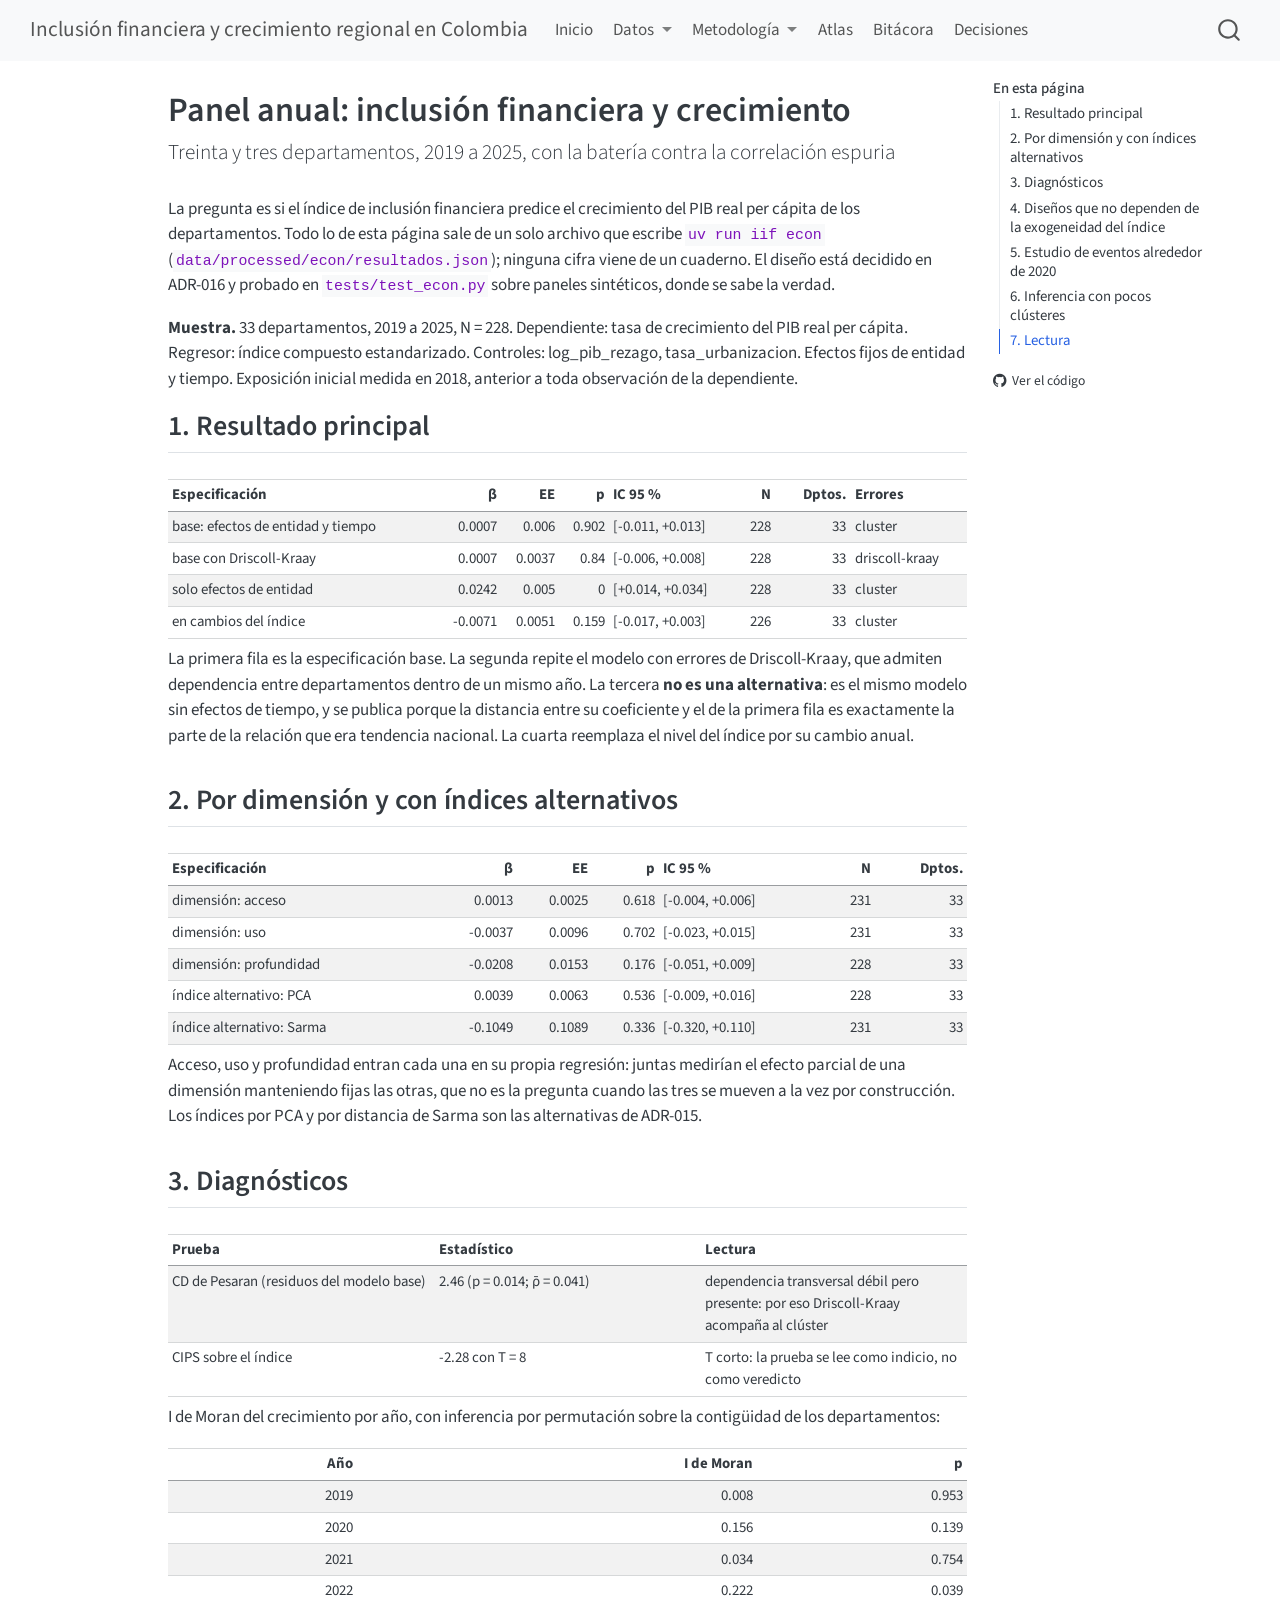
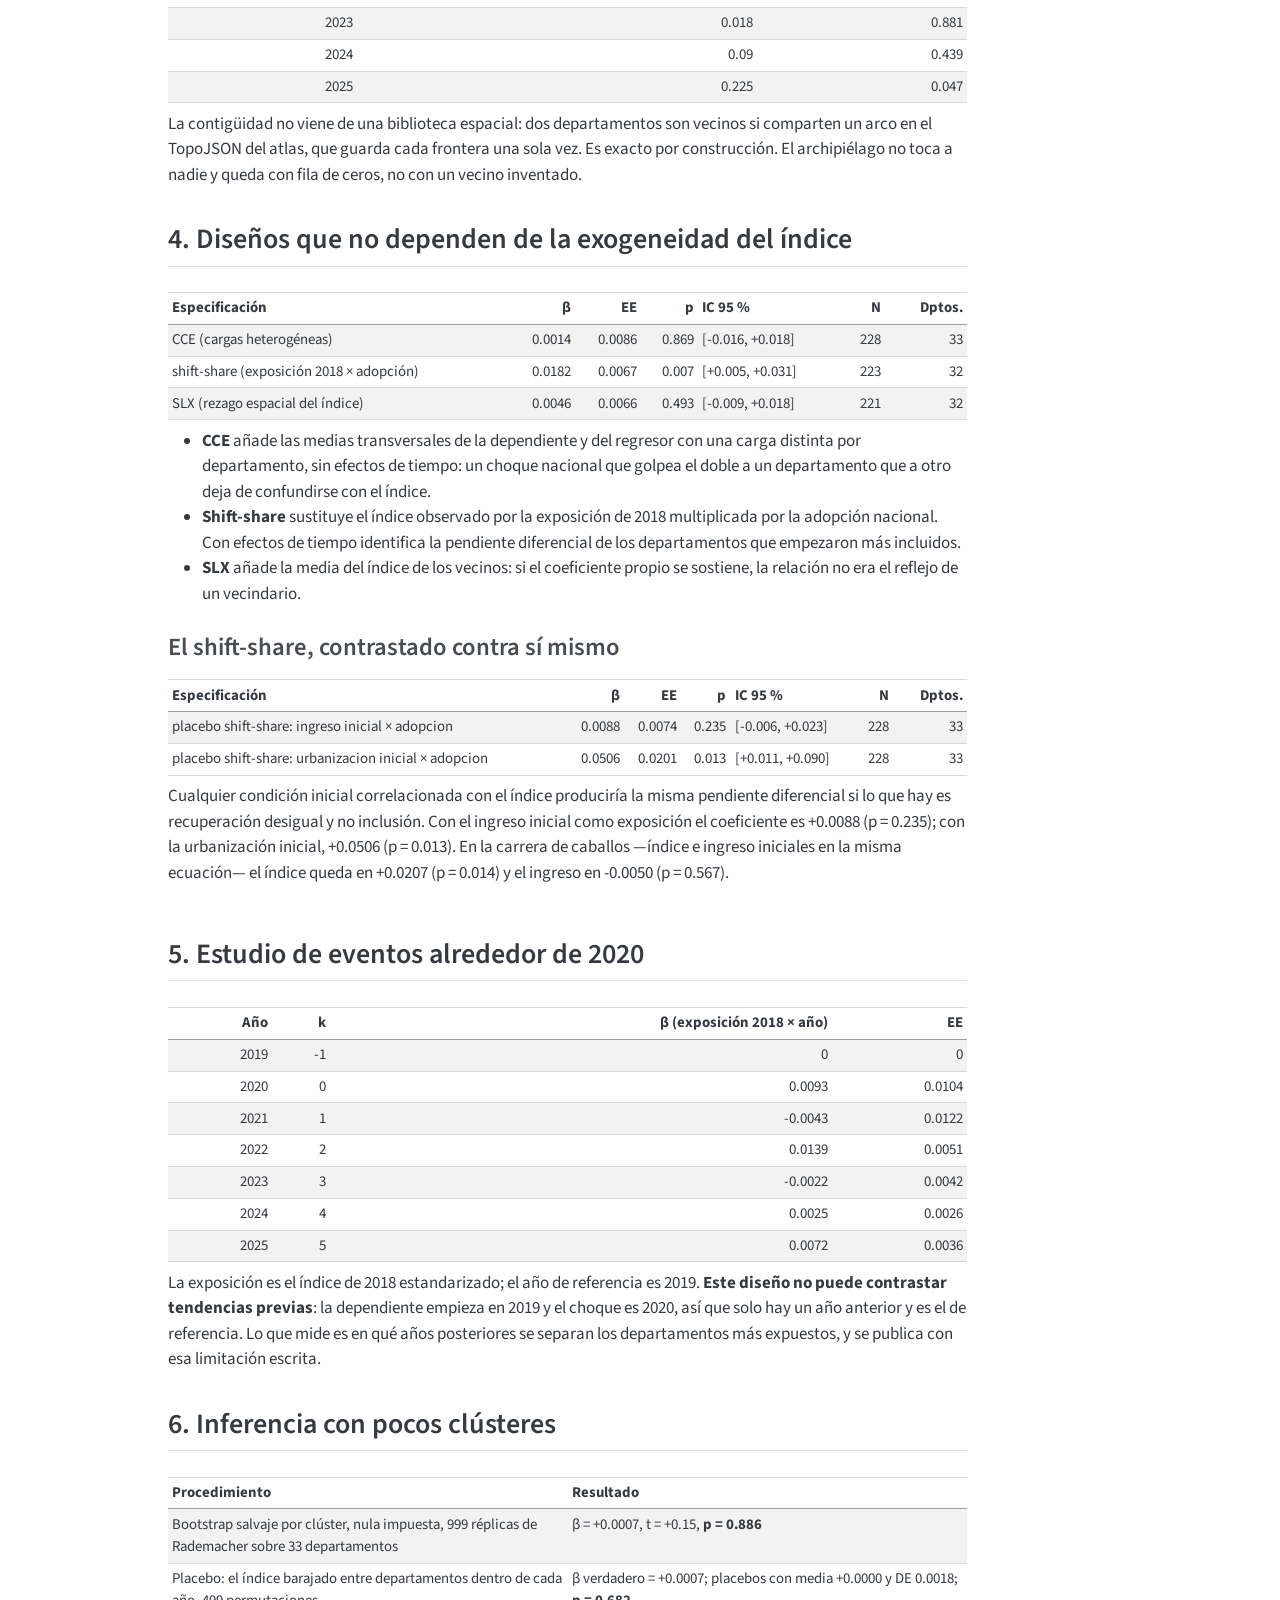
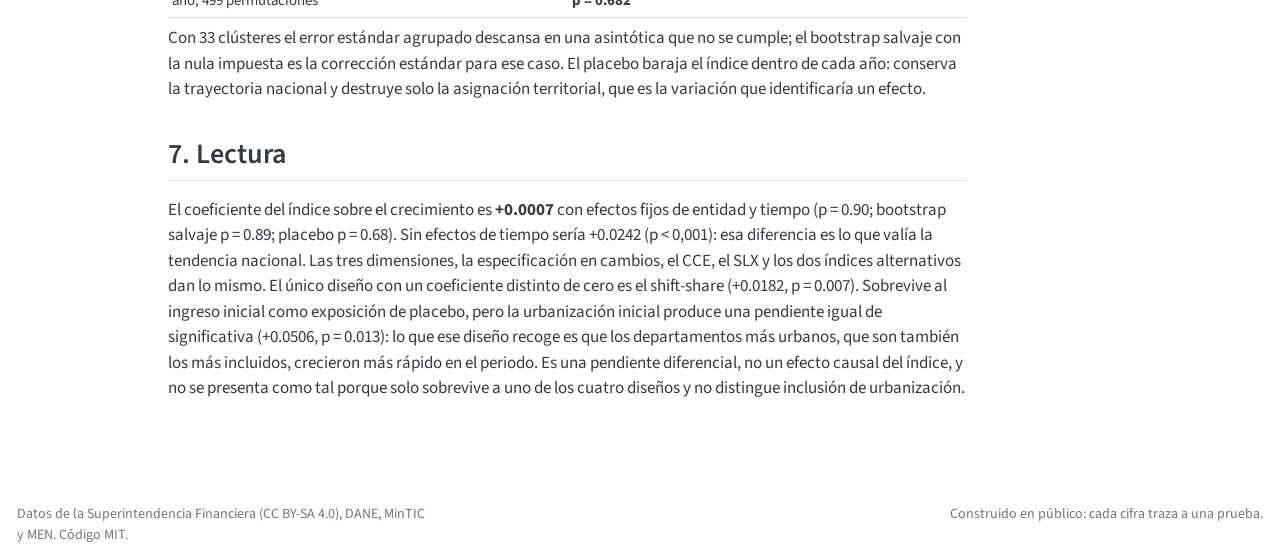
<file: metodologia/panel.html>
<!DOCTYPE html>
<html xmlns="http://www.w3.org/1999/xhtml" lang="es" xml:lang="es"><head>

<meta charset="utf-8">
<meta name="generator" content="quarto-1.7.32">

<meta name="viewport" content="width=device-width, initial-scale=1.0, user-scalable=yes">


<title>Panel anual: inclusión financiera y crecimiento – Inclusión financiera y crecimiento regional en Colombia</title>
<style>
code{white-space: pre-wrap;}
span.smallcaps{font-variant: small-caps;}
div.columns{display: flex; gap: min(4vw, 1.5em);}
div.column{flex: auto; overflow-x: auto;}
div.hanging-indent{margin-left: 1.5em; text-indent: -1.5em;}
ul.task-list{list-style: none;}
ul.task-list li input[type="checkbox"] {
  width: 0.8em;
  margin: 0 0.8em 0.2em -1em; /* quarto-specific, see https://github.com/quarto-dev/quarto-cli/issues/4556 */ 
  vertical-align: middle;
}
</style>


<script src="../site_libs/quarto-nav/quarto-nav.js"></script>
<script src="../site_libs/quarto-nav/headroom.min.js"></script>
<script src="../site_libs/clipboard/clipboard.min.js"></script>
<script src="../site_libs/quarto-search/autocomplete.umd.js"></script>
<script src="../site_libs/quarto-search/fuse.min.js"></script>
<script src="../site_libs/quarto-search/quarto-search.js"></script>
<meta name="quarto:offset" content="../">
<script src="../site_libs/quarto-html/quarto.js" type="module"></script>
<script src="../site_libs/quarto-html/tabsets/tabsets.js" type="module"></script>
<script src="../site_libs/quarto-html/popper.min.js"></script>
<script src="../site_libs/quarto-html/tippy.umd.min.js"></script>
<script src="../site_libs/quarto-html/anchor.min.js"></script>
<link href="../site_libs/quarto-html/tippy.css" rel="stylesheet">
<link href="../site_libs/quarto-html/quarto-syntax-highlighting-37eea08aefeeee20ff55810ff984fec1.css" rel="stylesheet" id="quarto-text-highlighting-styles">
<script src="../site_libs/bootstrap/bootstrap.min.js"></script>
<link href="../site_libs/bootstrap/bootstrap-icons.css" rel="stylesheet">
<link href="../site_libs/bootstrap/bootstrap-7c041f0f1c024a3500aba4102d922bba.min.css" rel="stylesheet" append-hash="true" id="quarto-bootstrap" data-mode="light">
<script id="quarto-search-options" type="application/json">{
  "location": "navbar",
  "copy-button": false,
  "collapse-after": 3,
  "panel-placement": "end",
  "type": "overlay",
  "limit": 50,
  "keyboard-shortcut": [
    "f",
    "/",
    "s"
  ],
  "show-item-context": false,
  "language": {
    "search-no-results-text": "Sin resultados",
    "search-matching-documents-text": "documentos encontrados",
    "search-copy-link-title": "Copiar el enlace en la búsqueda",
    "search-hide-matches-text": "Ocultar resultados adicionales",
    "search-more-match-text": "resultado adicional en este documento",
    "search-more-matches-text": "resultados adicionales en este documento",
    "search-clear-button-title": "Borrar",
    "search-text-placeholder": "",
    "search-detached-cancel-button-title": "Cancelar",
    "search-submit-button-title": "Enviar",
    "search-label": "Buscar"
  }
}</script>


</head>

<body class="nav-fixed quarto-light">

<div id="quarto-search-results"></div>
  <header id="quarto-header" class="headroom fixed-top">
    <nav class="navbar navbar-expand-lg " data-bs-theme="dark">
      <div class="navbar-container container-fluid">
      <div class="navbar-brand-container mx-auto">
    <a class="navbar-brand" href="../index.html">
    <span class="navbar-title">Inclusión financiera y crecimiento regional en Colombia</span>
    </a>
  </div>
            <div id="quarto-search" class="" title="Buscar"></div>
          <button class="navbar-toggler" type="button" data-bs-toggle="collapse" data-bs-target="#navbarCollapse" aria-controls="navbarCollapse" role="menu" aria-expanded="false" aria-label="Navegación de palanca" onclick="if (window.quartoToggleHeadroom) { window.quartoToggleHeadroom(); }">
  <span class="navbar-toggler-icon"></span>
</button>
          <div class="collapse navbar-collapse" id="navbarCollapse">
            <ul class="navbar-nav navbar-nav-scroll me-auto">
  <li class="nav-item">
    <a class="nav-link" href="../index.html"> 
<span class="menu-text">Inicio</span></a>
  </li>  
  <li class="nav-item dropdown ">
    <a class="nav-link dropdown-toggle" href="#" id="nav-menu-datos" role="link" data-bs-toggle="dropdown" aria-expanded="false">
 <span class="menu-text">Datos</span>
    </a>
    <ul class="dropdown-menu" aria-labelledby="nav-menu-datos">    
        <li>
    <a class="dropdown-item" href="../datos/fuentes.html">
 <span class="dropdown-text">Fuentes y manifiesto</span></a>
  </li>  
        <li>
    <a class="dropdown-item" href="../datos/diccionario-legacy.html">
 <span class="dropdown-text">Diccionario del panel legado</span></a>
  </li>  
        <li>
    <a class="dropdown-item" href="../datos/modelo-de-datos.html">
 <span class="dropdown-text">Modelo de datos</span></a>
  </li>  
        <li>
    <a class="dropdown-item" href="../datos/crosswalk.html">
 <span class="dropdown-text">Claves geográficas de la SFC y empalme 2021Q1</span></a>
  </li>  
    </ul>
  </li>
  <li class="nav-item dropdown ">
    <a class="nav-link dropdown-toggle" href="#" id="nav-menu-metodología" role="link" data-bs-toggle="dropdown" aria-expanded="false">
 <span class="menu-text">Metodología</span>
    </a>
    <ul class="dropdown-menu" aria-labelledby="nav-menu-metodología">    
        <li>
    <a class="dropdown-item" href="../metodologia/indice.html">
 <span class="dropdown-text">El índice de inclusión financiera</span></a>
  </li>  
        <li>
    <a class="dropdown-item" href="../metodologia/panel.html">
 <span class="dropdown-text">Panel anual: inclusión financiera y crecimiento</span></a>
  </li>  
    </ul>
  </li>
  <li class="nav-item">
    <a class="nav-link" href="../atlas/index.html"> 
<span class="menu-text">Atlas</span></a>
  </li>  
  <li class="nav-item">
    <a class="nav-link" href="../bitacora.html"> 
<span class="menu-text">Bitácora</span></a>
  </li>  
  <li class="nav-item">
    <a class="nav-link" href="../decisiones.html"> 
<span class="menu-text">Decisiones</span></a>
  </li>  
</ul>
          </div> <!-- /navcollapse -->
            <div class="quarto-navbar-tools">
</div>
      </div> <!-- /container-fluid -->
    </nav>
</header>
<!-- content -->
<div id="quarto-content" class="quarto-container page-columns page-rows-contents page-layout-article page-navbar">
<!-- sidebar -->
<!-- margin-sidebar -->
    <div id="quarto-margin-sidebar" class="sidebar margin-sidebar">
        <nav id="TOC" role="doc-toc" class="toc-active">
    <h2 id="toc-title">En esta página</h2>
   
  <ul>
  <li><a href="#resultado-principal" id="toc-resultado-principal" class="nav-link active" data-scroll-target="#resultado-principal">1. Resultado principal</a></li>
  <li><a href="#por-dimensión-y-con-índices-alternativos" id="toc-por-dimensión-y-con-índices-alternativos" class="nav-link" data-scroll-target="#por-dimensión-y-con-índices-alternativos">2. Por dimensión y con índices alternativos</a></li>
  <li><a href="#diagnósticos" id="toc-diagnósticos" class="nav-link" data-scroll-target="#diagnósticos">3. Diagnósticos</a></li>
  <li><a href="#diseños-que-no-dependen-de-la-exogeneidad-del-índice" id="toc-diseños-que-no-dependen-de-la-exogeneidad-del-índice" class="nav-link" data-scroll-target="#diseños-que-no-dependen-de-la-exogeneidad-del-índice">4. Diseños que no dependen de la exogeneidad del índice</a>
  <ul class="collapse">
  <li><a href="#el-shift-share-contrastado-contra-sí-mismo" id="toc-el-shift-share-contrastado-contra-sí-mismo" class="nav-link" data-scroll-target="#el-shift-share-contrastado-contra-sí-mismo">El shift-share, contrastado contra sí mismo</a></li>
  </ul></li>
  <li><a href="#estudio-de-eventos-alrededor-de-2020" id="toc-estudio-de-eventos-alrededor-de-2020" class="nav-link" data-scroll-target="#estudio-de-eventos-alrededor-de-2020">5. Estudio de eventos alrededor de 2020</a></li>
  <li><a href="#inferencia-con-pocos-clústeres" id="toc-inferencia-con-pocos-clústeres" class="nav-link" data-scroll-target="#inferencia-con-pocos-clústeres">6. Inferencia con pocos clústeres</a></li>
  <li><a href="#lectura" id="toc-lectura" class="nav-link" data-scroll-target="#lectura">7. Lectura</a></li>
  </ul>
<div class="toc-actions"><ul><li><a href="https://github.com/DavinsonR/financial-inclusion-colombia/blob/main/metodologia/panel.qmd" class="toc-action"><i class="bi bi-github"></i>Ver el código</a></li></ul></div></nav>
    </div>
<!-- main -->
<main class="content" id="quarto-document-content">

<header id="title-block-header" class="quarto-title-block default">
<div class="quarto-title">
<h1 class="title">Panel anual: inclusión financiera y crecimiento</h1>
<p class="subtitle lead">Treinta y tres departamentos, 2019 a 2025, con la batería contra la correlación espuria</p>
</div>



<div class="quarto-title-meta">

    
  
    
  </div>
  


</header>


<p>La pregunta es si el índice de inclusión financiera predice el crecimiento del PIB real per cápita de los departamentos. Todo lo de esta página sale de un solo archivo que escribe <code>uv run iif econ</code> (<code>data/processed/econ/resultados.json</code>); ninguna cifra viene de un cuaderno. El diseño está decidido en ADR-016 y probado en <code>tests/test_econ.py</code> sobre paneles sintéticos, donde se sabe la verdad.</p>
<div id="90d9d890" class="cell" data-execution_count="2">
<div class="cell-output cell-output-display cell-output-markdown" data-execution_count="2">
<p><strong>Muestra.</strong> 33 departamentos, 2019 a 2025, N = 228. Dependiente: tasa de crecimiento del PIB real per cápita. Regresor: índice compuesto estandarizado. Controles: log_pib_rezago, tasa_urbanizacion. Efectos fijos de entidad y tiempo. Exposición inicial medida en 2018, anterior a toda observación de la dependiente.</p>
</div>
</div>
<section id="resultado-principal" class="level2">
<h2 class="anchored" data-anchor-id="resultado-principal">1. Resultado principal</h2>
<div id="6e7416c6" class="cell" data-execution_count="3">
<div class="cell-output cell-output-display cell-output-markdown" data-execution_count="3">
<table class="caption-top table table-sm table-striped small">
<colgroup>
<col style="width: 32%">
<col style="width: 8%">
<col style="width: 7%">
<col style="width: 6%">
<col style="width: 16%">
<col style="width: 4%">
<col style="width: 9%">
<col style="width: 14%">
</colgroup>
<thead>
<tr class="header">
<th style="text-align: left;">Especificación</th>
<th style="text-align: right;">β</th>
<th style="text-align: right;">EE</th>
<th style="text-align: right;">p</th>
<th style="text-align: left;">IC 95 %</th>
<th style="text-align: right;">N</th>
<th style="text-align: right;">Dptos.</th>
<th style="text-align: left;">Errores</th>
</tr>
</thead>
<tbody>
<tr class="odd">
<td style="text-align: left;">base: efectos de entidad y tiempo</td>
<td style="text-align: right;">0.0007</td>
<td style="text-align: right;">0.006</td>
<td style="text-align: right;">0.902</td>
<td style="text-align: left;">[-0.011, +0.013]</td>
<td style="text-align: right;">228</td>
<td style="text-align: right;">33</td>
<td style="text-align: left;">cluster</td>
</tr>
<tr class="even">
<td style="text-align: left;">base con Driscoll-Kraay</td>
<td style="text-align: right;">0.0007</td>
<td style="text-align: right;">0.0037</td>
<td style="text-align: right;">0.84</td>
<td style="text-align: left;">[-0.006, +0.008]</td>
<td style="text-align: right;">228</td>
<td style="text-align: right;">33</td>
<td style="text-align: left;">driscoll-kraay</td>
</tr>
<tr class="odd">
<td style="text-align: left;">solo efectos de entidad</td>
<td style="text-align: right;">0.0242</td>
<td style="text-align: right;">0.005</td>
<td style="text-align: right;">0</td>
<td style="text-align: left;">[+0.014, +0.034]</td>
<td style="text-align: right;">228</td>
<td style="text-align: right;">33</td>
<td style="text-align: left;">cluster</td>
</tr>
<tr class="even">
<td style="text-align: left;">en cambios del índice</td>
<td style="text-align: right;">-0.0071</td>
<td style="text-align: right;">0.0051</td>
<td style="text-align: right;">0.159</td>
<td style="text-align: left;">[-0.017, +0.003]</td>
<td style="text-align: right;">226</td>
<td style="text-align: right;">33</td>
<td style="text-align: left;">cluster</td>
</tr>
</tbody>
</table>
</div>
</div>
<p>La primera fila es la especificación base. La segunda repite el modelo con errores de Driscoll-Kraay, que admiten dependencia entre departamentos dentro de un mismo año. La tercera <strong>no es una alternativa</strong>: es el mismo modelo sin efectos de tiempo, y se publica porque la distancia entre su coeficiente y el de la primera fila es exactamente la parte de la relación que era tendencia nacional. La cuarta reemplaza el nivel del índice por su cambio anual.</p>
</section>
<section id="por-dimensión-y-con-índices-alternativos" class="level2">
<h2 class="anchored" data-anchor-id="por-dimensión-y-con-índices-alternativos">2. Por dimensión y con índices alternativos</h2>
<div id="fae35968" class="cell" data-execution_count="4">
<div class="cell-output cell-output-display cell-output-markdown" data-execution_count="4">
<table class="caption-top table table-sm table-striped small">
<colgroup>
<col style="width: 32%">
<col style="width: 10%">
<col style="width: 9%">
<col style="width: 8%">
<col style="width: 21%">
<col style="width: 5%">
<col style="width: 11%">
</colgroup>
<thead>
<tr class="header">
<th style="text-align: left;">Especificación</th>
<th style="text-align: right;">β</th>
<th style="text-align: right;">EE</th>
<th style="text-align: right;">p</th>
<th style="text-align: left;">IC 95 %</th>
<th style="text-align: right;">N</th>
<th style="text-align: right;">Dptos.</th>
</tr>
</thead>
<tbody>
<tr class="odd">
<td style="text-align: left;">dimensión: acceso</td>
<td style="text-align: right;">0.0013</td>
<td style="text-align: right;">0.0025</td>
<td style="text-align: right;">0.618</td>
<td style="text-align: left;">[-0.004, +0.006]</td>
<td style="text-align: right;">231</td>
<td style="text-align: right;">33</td>
</tr>
<tr class="even">
<td style="text-align: left;">dimensión: uso</td>
<td style="text-align: right;">-0.0037</td>
<td style="text-align: right;">0.0096</td>
<td style="text-align: right;">0.702</td>
<td style="text-align: left;">[-0.023, +0.015]</td>
<td style="text-align: right;">231</td>
<td style="text-align: right;">33</td>
</tr>
<tr class="odd">
<td style="text-align: left;">dimensión: profundidad</td>
<td style="text-align: right;">-0.0208</td>
<td style="text-align: right;">0.0153</td>
<td style="text-align: right;">0.176</td>
<td style="text-align: left;">[-0.051, +0.009]</td>
<td style="text-align: right;">228</td>
<td style="text-align: right;">33</td>
</tr>
<tr class="even">
<td style="text-align: left;">índice alternativo: PCA</td>
<td style="text-align: right;">0.0039</td>
<td style="text-align: right;">0.0063</td>
<td style="text-align: right;">0.536</td>
<td style="text-align: left;">[-0.009, +0.016]</td>
<td style="text-align: right;">228</td>
<td style="text-align: right;">33</td>
</tr>
<tr class="odd">
<td style="text-align: left;">índice alternativo: Sarma</td>
<td style="text-align: right;">-0.1049</td>
<td style="text-align: right;">0.1089</td>
<td style="text-align: right;">0.336</td>
<td style="text-align: left;">[-0.320, +0.110]</td>
<td style="text-align: right;">231</td>
<td style="text-align: right;">33</td>
</tr>
</tbody>
</table>
</div>
</div>
<p>Acceso, uso y profundidad entran cada una en su propia regresión: juntas medirían el efecto parcial de una dimensión manteniendo fijas las otras, que no es la pregunta cuando las tres se mueven a la vez por construcción. Los índices por PCA y por distancia de Sarma son las alternativas de ADR-015.</p>
</section>
<section id="diagnósticos" class="level2">
<h2 class="anchored" data-anchor-id="diagnósticos">3. Diagnósticos</h2>
<div id="3cd2b1a4" class="cell" data-execution_count="5">
<div class="cell-output cell-output-display cell-output-markdown" data-execution_count="5">
<table class="caption-top table table-sm table-striped small">
<colgroup>
<col style="width: 33%">
<col style="width: 33%">
<col style="width: 33%">
</colgroup>
<thead>
<tr class="header">
<th>Prueba</th>
<th>Estadístico</th>
<th>Lectura</th>
</tr>
</thead>
<tbody>
<tr class="odd">
<td>CD de Pesaran (residuos del modelo base)</td>
<td>2.46 (p = 0.014; ρ̄ = 0.041)</td>
<td>dependencia transversal débil pero presente: por eso Driscoll-Kraay acompaña al clúster</td>
</tr>
<tr class="even">
<td>CIPS sobre el índice</td>
<td>-2.28 con T = 8</td>
<td>T corto: la prueba se lee como indicio, no como veredicto</td>
</tr>
</tbody>
</table>
<p>I de Moran del crecimiento por año, con inferencia por permutación sobre la contigüidad de los departamentos:</p>
<table class="caption-top table table-sm table-striped small">
<thead>
<tr class="header">
<th style="text-align: right;">Año</th>
<th style="text-align: right;">I de Moran</th>
<th style="text-align: right;">p</th>
</tr>
</thead>
<tbody>
<tr class="odd">
<td style="text-align: right;">2019</td>
<td style="text-align: right;">0.008</td>
<td style="text-align: right;">0.953</td>
</tr>
<tr class="even">
<td style="text-align: right;">2020</td>
<td style="text-align: right;">0.156</td>
<td style="text-align: right;">0.139</td>
</tr>
<tr class="odd">
<td style="text-align: right;">2021</td>
<td style="text-align: right;">0.034</td>
<td style="text-align: right;">0.754</td>
</tr>
<tr class="even">
<td style="text-align: right;">2022</td>
<td style="text-align: right;">0.222</td>
<td style="text-align: right;">0.039</td>
</tr>
<tr class="odd">
<td style="text-align: right;">2023</td>
<td style="text-align: right;">0.018</td>
<td style="text-align: right;">0.881</td>
</tr>
<tr class="even">
<td style="text-align: right;">2024</td>
<td style="text-align: right;">0.09</td>
<td style="text-align: right;">0.439</td>
</tr>
<tr class="odd">
<td style="text-align: right;">2025</td>
<td style="text-align: right;">0.225</td>
<td style="text-align: right;">0.047</td>
</tr>
</tbody>
</table>
</div>
</div>
<p>La contigüidad no viene de una biblioteca espacial: dos departamentos son vecinos si comparten un arco en el TopoJSON del atlas, que guarda cada frontera una sola vez. Es exacto por construcción. El archipiélago no toca a nadie y queda con fila de ceros, no con un vecino inventado.</p>
</section>
<section id="diseños-que-no-dependen-de-la-exogeneidad-del-índice" class="level2">
<h2 class="anchored" data-anchor-id="diseños-que-no-dependen-de-la-exogeneidad-del-índice">4. Diseños que no dependen de la exogeneidad del índice</h2>
<div id="584ad3e0" class="cell" data-execution_count="6">
<div class="cell-output cell-output-display cell-output-markdown" data-execution_count="6">
<table class="caption-top table table-sm table-striped small">
<colgroup>
<col style="width: 42%">
<col style="width: 8%">
<col style="width: 8%">
<col style="width: 7%">
<col style="width: 18%">
<col style="width: 5%">
<col style="width: 10%">
</colgroup>
<thead>
<tr class="header">
<th style="text-align: left;">Especificación</th>
<th style="text-align: right;">β</th>
<th style="text-align: right;">EE</th>
<th style="text-align: right;">p</th>
<th style="text-align: left;">IC 95 %</th>
<th style="text-align: right;">N</th>
<th style="text-align: right;">Dptos.</th>
</tr>
</thead>
<tbody>
<tr class="odd">
<td style="text-align: left;">CCE (cargas heterogéneas)</td>
<td style="text-align: right;">0.0014</td>
<td style="text-align: right;">0.0086</td>
<td style="text-align: right;">0.869</td>
<td style="text-align: left;">[-0.016, +0.018]</td>
<td style="text-align: right;">228</td>
<td style="text-align: right;">33</td>
</tr>
<tr class="even">
<td style="text-align: left;">shift-share (exposición 2018 × adopción)</td>
<td style="text-align: right;">0.0182</td>
<td style="text-align: right;">0.0067</td>
<td style="text-align: right;">0.007</td>
<td style="text-align: left;">[+0.005, +0.031]</td>
<td style="text-align: right;">223</td>
<td style="text-align: right;">32</td>
</tr>
<tr class="odd">
<td style="text-align: left;">SLX (rezago espacial del índice)</td>
<td style="text-align: right;">0.0046</td>
<td style="text-align: right;">0.0066</td>
<td style="text-align: right;">0.493</td>
<td style="text-align: left;">[-0.009, +0.018]</td>
<td style="text-align: right;">221</td>
<td style="text-align: right;">32</td>
</tr>
</tbody>
</table>
</div>
</div>
<ul>
<li><strong>CCE</strong> añade las medias transversales de la dependiente y del regresor con una carga distinta por departamento, sin efectos de tiempo: un choque nacional que golpea el doble a un departamento que a otro deja de confundirse con el índice.</li>
<li><strong>Shift-share</strong> sustituye el índice observado por la exposición de 2018 multiplicada por la adopción nacional. Con efectos de tiempo identifica la pendiente diferencial de los departamentos que empezaron más incluidos.</li>
<li><strong>SLX</strong> añade la media del índice de los vecinos: si el coeficiente propio se sostiene, la relación no era el reflejo de un vecindario.</li>
</ul>
<section id="el-shift-share-contrastado-contra-sí-mismo" class="level3">
<h3 class="anchored" data-anchor-id="el-shift-share-contrastado-contra-sí-mismo">El shift-share, contrastado contra sí mismo</h3>
<div id="08539676" class="cell" data-execution_count="7">
<div class="cell-output cell-output-display cell-output-markdown" data-execution_count="7">
<table class="caption-top table table-sm table-striped small">
<colgroup>
<col style="width: 49%">
<col style="width: 7%">
<col style="width: 7%">
<col style="width: 6%">
<col style="width: 16%">
<col style="width: 4%">
<col style="width: 9%">
</colgroup>
<thead>
<tr class="header">
<th style="text-align: left;">Especificación</th>
<th style="text-align: right;">β</th>
<th style="text-align: right;">EE</th>
<th style="text-align: right;">p</th>
<th style="text-align: left;">IC 95 %</th>
<th style="text-align: right;">N</th>
<th style="text-align: right;">Dptos.</th>
</tr>
</thead>
<tbody>
<tr class="odd">
<td style="text-align: left;">placebo shift-share: ingreso inicial × adopcion</td>
<td style="text-align: right;">0.0088</td>
<td style="text-align: right;">0.0074</td>
<td style="text-align: right;">0.235</td>
<td style="text-align: left;">[-0.006, +0.023]</td>
<td style="text-align: right;">228</td>
<td style="text-align: right;">33</td>
</tr>
<tr class="even">
<td style="text-align: left;">placebo shift-share: urbanizacion inicial × adopcion</td>
<td style="text-align: right;">0.0506</td>
<td style="text-align: right;">0.0201</td>
<td style="text-align: right;">0.013</td>
<td style="text-align: left;">[+0.011, +0.090]</td>
<td style="text-align: right;">228</td>
<td style="text-align: right;">33</td>
</tr>
</tbody>
</table>
</div>
</div>
<div id="7550269b" class="cell" data-execution_count="8">
<div class="cell-output cell-output-display cell-output-markdown" data-execution_count="8">
<p>Cualquier condición inicial correlacionada con el índice produciría la misma pendiente diferencial si lo que hay es recuperación desigual y no inclusión. Con el ingreso inicial como exposición el coeficiente es +0.0088 (p = 0.235); con la urbanización inicial, +0.0506 (p = 0.013). En la carrera de caballos —índice e ingreso iniciales en la misma ecuación— el índice queda en +0.0207 (p = 0.014) y el ingreso en -0.0050 (p = 0.567).</p>
</div>
</div>
</section>
</section>
<section id="estudio-de-eventos-alrededor-de-2020" class="level2">
<h2 class="anchored" data-anchor-id="estudio-de-eventos-alrededor-de-2020">5. Estudio de eventos alrededor de 2020</h2>
<div id="32153bf1" class="cell" data-execution_count="9">
<div class="cell-output cell-output-display cell-output-markdown" data-execution_count="9">
<table class="caption-top table table-sm table-striped small">
<thead>
<tr class="header">
<th style="text-align: right;">Año</th>
<th style="text-align: right;">k</th>
<th style="text-align: right;">β (exposición 2018 × año)</th>
<th style="text-align: right;">EE</th>
</tr>
</thead>
<tbody>
<tr class="odd">
<td style="text-align: right;">2019</td>
<td style="text-align: right;">-1</td>
<td style="text-align: right;">0</td>
<td style="text-align: right;">0</td>
</tr>
<tr class="even">
<td style="text-align: right;">2020</td>
<td style="text-align: right;">0</td>
<td style="text-align: right;">0.0093</td>
<td style="text-align: right;">0.0104</td>
</tr>
<tr class="odd">
<td style="text-align: right;">2021</td>
<td style="text-align: right;">1</td>
<td style="text-align: right;">-0.0043</td>
<td style="text-align: right;">0.0122</td>
</tr>
<tr class="even">
<td style="text-align: right;">2022</td>
<td style="text-align: right;">2</td>
<td style="text-align: right;">0.0139</td>
<td style="text-align: right;">0.0051</td>
</tr>
<tr class="odd">
<td style="text-align: right;">2023</td>
<td style="text-align: right;">3</td>
<td style="text-align: right;">-0.0022</td>
<td style="text-align: right;">0.0042</td>
</tr>
<tr class="even">
<td style="text-align: right;">2024</td>
<td style="text-align: right;">4</td>
<td style="text-align: right;">0.0025</td>
<td style="text-align: right;">0.0026</td>
</tr>
<tr class="odd">
<td style="text-align: right;">2025</td>
<td style="text-align: right;">5</td>
<td style="text-align: right;">0.0072</td>
<td style="text-align: right;">0.0036</td>
</tr>
</tbody>
</table>
</div>
</div>
<p>La exposición es el índice de 2018 estandarizado; el año de referencia es 2019. <strong>Este diseño no puede contrastar tendencias previas</strong>: la dependiente empieza en 2019 y el choque es 2020, así que solo hay un año anterior y es el de referencia. Lo que mide es en qué años posteriores se separan los departamentos más expuestos, y se publica con esa limitación escrita.</p>
</section>
<section id="inferencia-con-pocos-clústeres" class="level2">
<h2 class="anchored" data-anchor-id="inferencia-con-pocos-clústeres">6. Inferencia con pocos clústeres</h2>
<div id="7c5fe40c" class="cell" data-execution_count="10">
<div class="cell-output cell-output-display cell-output-markdown" data-execution_count="10">
<table class="caption-top table table-sm table-striped small">
<colgroup>
<col style="width: 50%">
<col style="width: 50%">
</colgroup>
<thead>
<tr class="header">
<th>Procedimiento</th>
<th>Resultado</th>
</tr>
</thead>
<tbody>
<tr class="odd">
<td>Bootstrap salvaje por clúster, nula impuesta, 999 réplicas de Rademacher sobre 33 departamentos</td>
<td>β = +0.0007, t = +0.15, <strong>p = 0.886</strong></td>
</tr>
<tr class="even">
<td>Placebo: el índice barajado entre departamentos dentro de cada año, 499 permutaciones</td>
<td>β verdadero = +0.0007; placebos con media +0.0000 y DE 0.0018; <strong>p = 0.682</strong></td>
</tr>
</tbody>
</table>
</div>
</div>
<p>Con 33 clústeres el error estándar agrupado descansa en una asintótica que no se cumple; el bootstrap salvaje con la nula impuesta es la corrección estándar para ese caso. El placebo baraja el índice dentro de cada año: conserva la trayectoria nacional y destruye solo la asignación territorial, que es la variación que identificaría un efecto.</p>
</section>
<section id="lectura" class="level2">
<h2 class="anchored" data-anchor-id="lectura">7. Lectura</h2>
<div id="915be05f" class="cell" data-execution_count="11">
<div class="cell-output cell-output-display cell-output-markdown" data-execution_count="11">
<p>El coeficiente del índice sobre el crecimiento es <strong>+0.0007</strong> con efectos fijos de entidad y tiempo (p = 0.90; bootstrap salvaje p = 0.89; placebo p = 0.68). Sin efectos de tiempo sería +0.0242 (p &lt; 0,001): esa diferencia es lo que valía la tendencia nacional. Las tres dimensiones, la especificación en cambios, el CCE, el SLX y los dos índices alternativos dan lo mismo. El único diseño con un coeficiente distinto de cero es el shift-share (+0.0182, p = 0.007). Sobrevive al ingreso inicial como exposición de placebo, pero la urbanización inicial produce una pendiente igual de significativa (+0.0506, p = 0.013): lo que ese diseño recoge es que los departamentos más urbanos, que son también los más incluidos, crecieron más rápido en el periodo. Es una pendiente diferencial, no un efecto causal del índice, y no se presenta como tal porque solo sobrevive a uno de los cuatro diseños y no distingue inclusión de urbanización.</p>
</div>
</div>


</section>

</main> <!-- /main -->
<script id="quarto-html-after-body" type="application/javascript">
  window.document.addEventListener("DOMContentLoaded", function (event) {
    const icon = "";
    const anchorJS = new window.AnchorJS();
    anchorJS.options = {
      placement: 'right',
      icon: icon
    };
    anchorJS.add('.anchored');
    const isCodeAnnotation = (el) => {
      for (const clz of el.classList) {
        if (clz.startsWith('code-annotation-')) {                     
          return true;
        }
      }
      return false;
    }
    const onCopySuccess = function(e) {
      // button target
      const button = e.trigger;
      // don't keep focus
      button.blur();
      // flash "checked"
      button.classList.add('code-copy-button-checked');
      var currentTitle = button.getAttribute("title");
      button.setAttribute("title", "Copiado");
      let tooltip;
      if (window.bootstrap) {
        button.setAttribute("data-bs-toggle", "tooltip");
        button.setAttribute("data-bs-placement", "left");
        button.setAttribute("data-bs-title", "Copiado");
        tooltip = new bootstrap.Tooltip(button, 
          { trigger: "manual", 
            customClass: "code-copy-button-tooltip",
            offset: [0, -8]});
        tooltip.show();    
      }
      setTimeout(function() {
        if (tooltip) {
          tooltip.hide();
          button.removeAttribute("data-bs-title");
          button.removeAttribute("data-bs-toggle");
          button.removeAttribute("data-bs-placement");
        }
        button.setAttribute("title", currentTitle);
        button.classList.remove('code-copy-button-checked');
      }, 1000);
      // clear code selection
      e.clearSelection();
    }
    const getTextToCopy = function(trigger) {
        const codeEl = trigger.previousElementSibling.cloneNode(true);
        for (const childEl of codeEl.children) {
          if (isCodeAnnotation(childEl)) {
            childEl.remove();
          }
        }
        return codeEl.innerText;
    }
    const clipboard = new window.ClipboardJS('.code-copy-button:not([data-in-quarto-modal])', {
      text: getTextToCopy
    });
    clipboard.on('success', onCopySuccess);
    if (window.document.getElementById('quarto-embedded-source-code-modal')) {
      const clipboardModal = new window.ClipboardJS('.code-copy-button[data-in-quarto-modal]', {
        text: getTextToCopy,
        container: window.document.getElementById('quarto-embedded-source-code-modal')
      });
      clipboardModal.on('success', onCopySuccess);
    }
      var localhostRegex = new RegExp(/^(?:http|https):\/\/localhost\:?[0-9]*\//);
      var mailtoRegex = new RegExp(/^mailto:/);
        var filterRegex = new RegExp("https:\/\/financial-inclusion-colombia\.vercel\.app\/");
      var isInternal = (href) => {
          return filterRegex.test(href) || localhostRegex.test(href) || mailtoRegex.test(href);
      }
      // Inspect non-navigation links and adorn them if external
     var links = window.document.querySelectorAll('a[href]:not(.nav-link):not(.navbar-brand):not(.toc-action):not(.sidebar-link):not(.sidebar-item-toggle):not(.pagination-link):not(.no-external):not([aria-hidden]):not(.dropdown-item):not(.quarto-navigation-tool):not(.about-link)');
      for (var i=0; i<links.length; i++) {
        const link = links[i];
        if (!isInternal(link.href)) {
          // undo the damage that might have been done by quarto-nav.js in the case of
          // links that we want to consider external
          if (link.dataset.originalHref !== undefined) {
            link.href = link.dataset.originalHref;
          }
        }
      }
    function tippyHover(el, contentFn, onTriggerFn, onUntriggerFn) {
      const config = {
        allowHTML: true,
        maxWidth: 500,
        delay: 100,
        arrow: false,
        appendTo: function(el) {
            return el.parentElement;
        },
        interactive: true,
        interactiveBorder: 10,
        theme: 'quarto',
        placement: 'bottom-start',
      };
      if (contentFn) {
        config.content = contentFn;
      }
      if (onTriggerFn) {
        config.onTrigger = onTriggerFn;
      }
      if (onUntriggerFn) {
        config.onUntrigger = onUntriggerFn;
      }
      window.tippy(el, config); 
    }
    const noterefs = window.document.querySelectorAll('a[role="doc-noteref"]');
    for (var i=0; i<noterefs.length; i++) {
      const ref = noterefs[i];
      tippyHover(ref, function() {
        // use id or data attribute instead here
        let href = ref.getAttribute('data-footnote-href') || ref.getAttribute('href');
        try { href = new URL(href).hash; } catch {}
        const id = href.replace(/^#\/?/, "");
        const note = window.document.getElementById(id);
        if (note) {
          return note.innerHTML;
        } else {
          return "";
        }
      });
    }
    const xrefs = window.document.querySelectorAll('a.quarto-xref');
    const processXRef = (id, note) => {
      // Strip column container classes
      const stripColumnClz = (el) => {
        el.classList.remove("page-full", "page-columns");
        if (el.children) {
          for (const child of el.children) {
            stripColumnClz(child);
          }
        }
      }
      stripColumnClz(note)
      if (id === null || id.startsWith('sec-')) {
        // Special case sections, only their first couple elements
        const container = document.createElement("div");
        if (note.children && note.children.length > 2) {
          container.appendChild(note.children[0].cloneNode(true));
          for (let i = 1; i < note.children.length; i++) {
            const child = note.children[i];
            if (child.tagName === "P" && child.innerText === "") {
              continue;
            } else {
              container.appendChild(child.cloneNode(true));
              break;
            }
          }
          if (window.Quarto?.typesetMath) {
            window.Quarto.typesetMath(container);
          }
          return container.innerHTML
        } else {
          if (window.Quarto?.typesetMath) {
            window.Quarto.typesetMath(note);
          }
          return note.innerHTML;
        }
      } else {
        // Remove any anchor links if they are present
        const anchorLink = note.querySelector('a.anchorjs-link');
        if (anchorLink) {
          anchorLink.remove();
        }
        if (window.Quarto?.typesetMath) {
          window.Quarto.typesetMath(note);
        }
        if (note.classList.contains("callout")) {
          return note.outerHTML;
        } else {
          return note.innerHTML;
        }
      }
    }
    for (var i=0; i<xrefs.length; i++) {
      const xref = xrefs[i];
      tippyHover(xref, undefined, function(instance) {
        instance.disable();
        let url = xref.getAttribute('href');
        let hash = undefined; 
        if (url.startsWith('#')) {
          hash = url;
        } else {
          try { hash = new URL(url).hash; } catch {}
        }
        if (hash) {
          const id = hash.replace(/^#\/?/, "");
          const note = window.document.getElementById(id);
          if (note !== null) {
            try {
              const html = processXRef(id, note.cloneNode(true));
              instance.setContent(html);
            } finally {
              instance.enable();
              instance.show();
            }
          } else {
            // See if we can fetch this
            fetch(url.split('#')[0])
            .then(res => res.text())
            .then(html => {
              const parser = new DOMParser();
              const htmlDoc = parser.parseFromString(html, "text/html");
              const note = htmlDoc.getElementById(id);
              if (note !== null) {
                const html = processXRef(id, note);
                instance.setContent(html);
              } 
            }).finally(() => {
              instance.enable();
              instance.show();
            });
          }
        } else {
          // See if we can fetch a full url (with no hash to target)
          // This is a special case and we should probably do some content thinning / targeting
          fetch(url)
          .then(res => res.text())
          .then(html => {
            const parser = new DOMParser();
            const htmlDoc = parser.parseFromString(html, "text/html");
            const note = htmlDoc.querySelector('main.content');
            if (note !== null) {
              // This should only happen for chapter cross references
              // (since there is no id in the URL)
              // remove the first header
              if (note.children.length > 0 && note.children[0].tagName === "HEADER") {
                note.children[0].remove();
              }
              const html = processXRef(null, note);
              instance.setContent(html);
            } 
          }).finally(() => {
            instance.enable();
            instance.show();
          });
        }
      }, function(instance) {
      });
    }
        let selectedAnnoteEl;
        const selectorForAnnotation = ( cell, annotation) => {
          let cellAttr = 'data-code-cell="' + cell + '"';
          let lineAttr = 'data-code-annotation="' +  annotation + '"';
          const selector = 'span[' + cellAttr + '][' + lineAttr + ']';
          return selector;
        }
        const selectCodeLines = (annoteEl) => {
          const doc = window.document;
          const targetCell = annoteEl.getAttribute("data-target-cell");
          const targetAnnotation = annoteEl.getAttribute("data-target-annotation");
          const annoteSpan = window.document.querySelector(selectorForAnnotation(targetCell, targetAnnotation));
          const lines = annoteSpan.getAttribute("data-code-lines").split(",");
          const lineIds = lines.map((line) => {
            return targetCell + "-" + line;
          })
          let top = null;
          let height = null;
          let parent = null;
          if (lineIds.length > 0) {
              //compute the position of the single el (top and bottom and make a div)
              const el = window.document.getElementById(lineIds[0]);
              top = el.offsetTop;
              height = el.offsetHeight;
              parent = el.parentElement.parentElement;
            if (lineIds.length > 1) {
              const lastEl = window.document.getElementById(lineIds[lineIds.length - 1]);
              const bottom = lastEl.offsetTop + lastEl.offsetHeight;
              height = bottom - top;
            }
            if (top !== null && height !== null && parent !== null) {
              // cook up a div (if necessary) and position it 
              let div = window.document.getElementById("code-annotation-line-highlight");
              if (div === null) {
                div = window.document.createElement("div");
                div.setAttribute("id", "code-annotation-line-highlight");
                div.style.position = 'absolute';
                parent.appendChild(div);
              }
              div.style.top = top - 2 + "px";
              div.style.height = height + 4 + "px";
              div.style.left = 0;
              let gutterDiv = window.document.getElementById("code-annotation-line-highlight-gutter");
              if (gutterDiv === null) {
                gutterDiv = window.document.createElement("div");
                gutterDiv.setAttribute("id", "code-annotation-line-highlight-gutter");
                gutterDiv.style.position = 'absolute';
                const codeCell = window.document.getElementById(targetCell);
                const gutter = codeCell.querySelector('.code-annotation-gutter');
                gutter.appendChild(gutterDiv);
              }
              gutterDiv.style.top = top - 2 + "px";
              gutterDiv.style.height = height + 4 + "px";
            }
            selectedAnnoteEl = annoteEl;
          }
        };
        const unselectCodeLines = () => {
          const elementsIds = ["code-annotation-line-highlight", "code-annotation-line-highlight-gutter"];
          elementsIds.forEach((elId) => {
            const div = window.document.getElementById(elId);
            if (div) {
              div.remove();
            }
          });
          selectedAnnoteEl = undefined;
        };
          // Handle positioning of the toggle
      window.addEventListener(
        "resize",
        throttle(() => {
          elRect = undefined;
          if (selectedAnnoteEl) {
            selectCodeLines(selectedAnnoteEl);
          }
        }, 10)
      );
      function throttle(fn, ms) {
      let throttle = false;
      let timer;
        return (...args) => {
          if(!throttle) { // first call gets through
              fn.apply(this, args);
              throttle = true;
          } else { // all the others get throttled
              if(timer) clearTimeout(timer); // cancel #2
              timer = setTimeout(() => {
                fn.apply(this, args);
                timer = throttle = false;
              }, ms);
          }
        };
      }
        // Attach click handler to the DT
        const annoteDls = window.document.querySelectorAll('dt[data-target-cell]');
        for (const annoteDlNode of annoteDls) {
          annoteDlNode.addEventListener('click', (event) => {
            const clickedEl = event.target;
            if (clickedEl !== selectedAnnoteEl) {
              unselectCodeLines();
              const activeEl = window.document.querySelector('dt[data-target-cell].code-annotation-active');
              if (activeEl) {
                activeEl.classList.remove('code-annotation-active');
              }
              selectCodeLines(clickedEl);
              clickedEl.classList.add('code-annotation-active');
            } else {
              // Unselect the line
              unselectCodeLines();
              clickedEl.classList.remove('code-annotation-active');
            }
          });
        }
    const findCites = (el) => {
      const parentEl = el.parentElement;
      if (parentEl) {
        const cites = parentEl.dataset.cites;
        if (cites) {
          return {
            el,
            cites: cites.split(' ')
          };
        } else {
          return findCites(el.parentElement)
        }
      } else {
        return undefined;
      }
    };
    var bibliorefs = window.document.querySelectorAll('a[role="doc-biblioref"]');
    for (var i=0; i<bibliorefs.length; i++) {
      const ref = bibliorefs[i];
      const citeInfo = findCites(ref);
      if (citeInfo) {
        tippyHover(citeInfo.el, function() {
          var popup = window.document.createElement('div');
          citeInfo.cites.forEach(function(cite) {
            var citeDiv = window.document.createElement('div');
            citeDiv.classList.add('hanging-indent');
            citeDiv.classList.add('csl-entry');
            var biblioDiv = window.document.getElementById('ref-' + cite);
            if (biblioDiv) {
              citeDiv.innerHTML = biblioDiv.innerHTML;
            }
            popup.appendChild(citeDiv);
          });
          return popup.innerHTML;
        });
      }
    }
  });
  </script>
</div> <!-- /content -->
<footer class="footer">
  <div class="nav-footer">
    <div class="nav-footer-left">
<p>Datos de la Superintendencia Financiera (CC BY-SA 4.0), DANE, MinTIC y MEN. Código MIT.</p>
</div>   
    <div class="nav-footer-center">
      &nbsp;
    <div class="toc-actions d-sm-block d-md-none"><ul><li><a href="https://github.com/DavinsonR/financial-inclusion-colombia/blob/main/metodologia/panel.qmd" class="toc-action"><i class="bi bi-github"></i>Ver el código</a></li></ul></div></div>
    <div class="nav-footer-right">
<p>Construido en público: cada cifra traza a una prueba.</p>
</div>
  </div>
</footer>




</body></html>
</file>
<file: site_libs/quarto-html/tippy.css>
.tippy-box[data-animation=fade][data-state=hidden]{opacity:0}[data-tippy-root]{max-width:calc(100vw - 10px)}.tippy-box{position:relative;background-color:#333;color:#fff;border-radius:4px;font-size:14px;line-height:1.4;white-space:normal;outline:0;transition-property:transform,visibility,opacity}.tippy-box[data-placement^=top]>.tippy-arrow{bottom:0}.tippy-box[data-placement^=top]>.tippy-arrow:before{bottom:-7px;left:0;border-width:8px 8px 0;border-top-color:initial;transform-origin:center top}.tippy-box[data-placement^=bottom]>.tippy-arrow{top:0}.tippy-box[data-placement^=bottom]>.tippy-arrow:before{top:-7px;left:0;border-width:0 8px 8px;border-bottom-color:initial;transform-origin:center bottom}.tippy-box[data-placement^=left]>.tippy-arrow{right:0}.tippy-box[data-placement^=left]>.tippy-arrow:before{border-width:8px 0 8px 8px;border-left-color:initial;right:-7px;transform-origin:center left}.tippy-box[data-placement^=right]>.tippy-arrow{left:0}.tippy-box[data-placement^=right]>.tippy-arrow:before{left:-7px;border-width:8px 8px 8px 0;border-right-color:initial;transform-origin:center right}.tippy-box[data-inertia][data-state=visible]{transition-timing-function:cubic-bezier(.54,1.5,.38,1.11)}.tippy-arrow{width:16px;height:16px;color:#333}.tippy-arrow:before{content:"";position:absolute;border-color:transparent;border-style:solid}.tippy-content{position:relative;padding:5px 9px;z-index:1}
</file>
<file: site_libs/quarto-html/quarto-syntax-highlighting-37eea08aefeeee20ff55810ff984fec1.css>
/* quarto syntax highlight colors */
:root {
  --quarto-hl-ot-color: #003B4F;
  --quarto-hl-at-color: #657422;
  --quarto-hl-ss-color: #20794D;
  --quarto-hl-an-color: #5E5E5E;
  --quarto-hl-fu-color: #4758AB;
  --quarto-hl-st-color: #20794D;
  --quarto-hl-cf-color: #003B4F;
  --quarto-hl-op-color: #5E5E5E;
  --quarto-hl-er-color: #AD0000;
  --quarto-hl-bn-color: #AD0000;
  --quarto-hl-al-color: #AD0000;
  --quarto-hl-va-color: #111111;
  --quarto-hl-bu-color: inherit;
  --quarto-hl-ex-color: inherit;
  --quarto-hl-pp-color: #AD0000;
  --quarto-hl-in-color: #5E5E5E;
  --quarto-hl-vs-color: #20794D;
  --quarto-hl-wa-color: #5E5E5E;
  --quarto-hl-do-color: #5E5E5E;
  --quarto-hl-im-color: #00769E;
  --quarto-hl-ch-color: #20794D;
  --quarto-hl-dt-color: #AD0000;
  --quarto-hl-fl-color: #AD0000;
  --quarto-hl-co-color: #5E5E5E;
  --quarto-hl-cv-color: #5E5E5E;
  --quarto-hl-cn-color: #8f5902;
  --quarto-hl-sc-color: #5E5E5E;
  --quarto-hl-dv-color: #AD0000;
  --quarto-hl-kw-color: #003B4F;
}

/* other quarto variables */
:root {
  --quarto-font-monospace: SFMono-Regular, Menlo, Monaco, Consolas, "Liberation Mono", "Courier New", monospace;
}

/* syntax highlight based on Pandoc's rules */
pre > code.sourceCode > span {
  color: #003B4F;
}

code.sourceCode > span {
  color: #003B4F;
}

div.sourceCode,
div.sourceCode pre.sourceCode {
  color: #003B4F;
}

/* Normal */
code span {
  color: #003B4F;
}

/* Alert */
code span.al {
  color: #AD0000;
  font-style: inherit;
}

/* Annotation */
code span.an {
  color: #5E5E5E;
  font-style: inherit;
}

/* Attribute */
code span.at {
  color: #657422;
  font-style: inherit;
}

/* BaseN */
code span.bn {
  color: #AD0000;
  font-style: inherit;
}

/* BuiltIn */
code span.bu {
  font-style: inherit;
}

/* ControlFlow */
code span.cf {
  color: #003B4F;
  font-weight: bold;
  font-style: inherit;
}

/* Char */
code span.ch {
  color: #20794D;
  font-style: inherit;
}

/* Constant */
code span.cn {
  color: #8f5902;
  font-style: inherit;
}

/* Comment */
code span.co {
  color: #5E5E5E;
  font-style: inherit;
}

/* CommentVar */
code span.cv {
  color: #5E5E5E;
  font-style: italic;
}

/* Documentation */
code span.do {
  color: #5E5E5E;
  font-style: italic;
}

/* DataType */
code span.dt {
  color: #AD0000;
  font-style: inherit;
}

/* DecVal */
code span.dv {
  color: #AD0000;
  font-style: inherit;
}

/* Error */
code span.er {
  color: #AD0000;
  font-style: inherit;
}

/* Extension */
code span.ex {
  font-style: inherit;
}

/* Float */
code span.fl {
  color: #AD0000;
  font-style: inherit;
}

/* Function */
code span.fu {
  color: #4758AB;
  font-style: inherit;
}

/* Import */
code span.im {
  color: #00769E;
  font-style: inherit;
}

/* Information */
code span.in {
  color: #5E5E5E;
  font-style: inherit;
}

/* Keyword */
code span.kw {
  color: #003B4F;
  font-weight: bold;
  font-style: inherit;
}

/* Operator */
code span.op {
  color: #5E5E5E;
  font-style: inherit;
}

/* Other */
code span.ot {
  color: #003B4F;
  font-style: inherit;
}

/* Preprocessor */
code span.pp {
  color: #AD0000;
  font-style: inherit;
}

/* SpecialChar */
code span.sc {
  color: #5E5E5E;
  font-style: inherit;
}

/* SpecialString */
code span.ss {
  color: #20794D;
  font-style: inherit;
}

/* String */
code span.st {
  color: #20794D;
  font-style: inherit;
}

/* Variable */
code span.va {
  color: #111111;
  font-style: inherit;
}

/* VerbatimString */
code span.vs {
  color: #20794D;
  font-style: inherit;
}

/* Warning */
code span.wa {
  color: #5E5E5E;
  font-style: italic;
}

.prevent-inlining {
  content: "</";
}

/*# sourceMappingURL=27d3d809615f7771493d095567f04340.css.map */
</file>
<file: site_libs/quarto-ojs/quarto-ojs.css>
span.ojs-inline span div {
  display: inline-block;
}

/* add some breathing room between display outputs and text especially */
div.cell + section,
div.cell + h1,
div.cell + h2,
div.cell + h3,
div.cell + h4,
div.cell + h5,
div.cell + h6,
div.cell + p {
  margin-top: 1rem;
}

div[nodetype="declaration"]:not([data-output="all"])
  div.observablehq:not(observablehq--error) {
  display: none;
}

/* mimic bootstrap behavior which is always correct in observablehq outputs */
.observablehq a:not([href]):not([class]),
.observablehq a:not([href]):not([class]):hover {
  color: inherit;
  text-decoration: none;
}

.observablehq .observablehq--inspect {
  --code-fallback: Consolas, monaco, monospace;
  font-family: var(--bs-font-monospace, var(--code-fallback));
  font-size: 0.8em;
}

.observablehq--field {
  margin-left: 1rem;
}

.observablehq--caret {
  margin-right: 2px;
  vertical-align: baseline;
}

.observablehq--collapsed,
.observablehq--expanded.observablehq--inspect a {
  cursor: pointer;
}

/* classes directly from observable's runtime */
.observablehq--key,
.observablehq--index {
  color: var(--quarto-hl-dt-color);
}

.observablehq--string {
  color: var(--quarto-hl-st-color);
}

.observablehq--bigint,
.observablehq--date,
.observablehq--number,
.observablehq--regexp,
.observablehq--symbol {
  color: var(--quarto-hl-dv-color);
}

.observablehq--null,
.observablehq--boolean,
.observablehq--undefined,
.observablehq--keyword {
  color: var(--quarto-hl-kw-color);
}

/* In addition, their import statements specifically come highlighted by hljs.
   (probably some legacy feature of theirs?) We handle those here as well. 

   Just to be on the safe side, we select on observable's 'md-pre'
   class as well, in case someone else uses hljs and wishes to put
   their own highlighting.

   TODO Note that to make our highlighting consistent, we're
   overriding the "im" class to present like a keyword. I should make
   sure this looks right everywhere, but I don't know how to test it
   comprehensively.
*/

code.javascript span.im {
  color: var(--quarto-hl-kw-color);
}

pre.observablehq--md-pre span.hljs-keyword {
  color: var(--quarto-hl-kw-color);
}

pre.observablehq--md-pre span.hljs-string {
  color: var(--quarto-hl-st-color);
}

pre.observablehq--md-pre .span.hljs-date,
pre.observablehq--md-pre .span.hljs-number,
pre.observablehq--md-pre .span.hljs-regexp,
pre.observablehq--md-pre .span.hljs-symbol {
  color: var(--quarto-hl-dv-color);
}

/* Other general niceties, but it's possible that we should do this on a page-by-page basis */

input {
  vertical-align: middle;
}

input[type="radio"],
input[type="checkbox"] {
  margin: 0px 0px 3px 0px;
}

.observable-in-a-box-waiting-for-module-import {
  visibility: hidden;
}

/* play nicely w/ sidebar layout */
.panel-sidebar .observablehq > form[class^="oi-"] {
  flex-wrap: wrap !important;
}

/* likely that this only makes sense with bootstrap. TODO check with charles */
.observablehq table {
  font-size: 0.9em !important;
}

.quarto-ojs-hide {
  display: none;
}

.quarto-ojs-error-pinpoint {
  border-bottom: 2px dotted #e51400;
  font-weight: 700;
  cursor: pointer;
}

code span.quarto-ojs-error-pinpoint {
  color: inherit;
}

.observablehq--error .observablehq--inspect {
  font-size: 0.875em !important;
}

.observablehq--error .callout {
  margin-bottom: 0;
  margin-top: 0;
}

/* this counteracts the negative margin which observablehq uses in their tables at runtime */
.quarto-ojs-table-fixup {
  padding-left: 14px;
}

div.observablehq input[type="date"] {
  border-style: solid;
  padding: 0.8em 0.5em 0.8em 0.5em;
  border-color: rgba(220, 220, 220, 0.3);
}
</file>
<file: site_libs/quarto-diagram/mermaid.css>
.mermaidTooltip {
  position: absolute;
  text-align: center;
  max-width: 200px;
  padding: 2px;
  font-family: "trebuchet ms", verdana, arial;
  font-size: 12px;
  background: #ffffde;
  border: 1px solid #aaaa33;
  border-radius: 2px;
  pointer-events: none;
  z-index: 1000;
}
</file>
